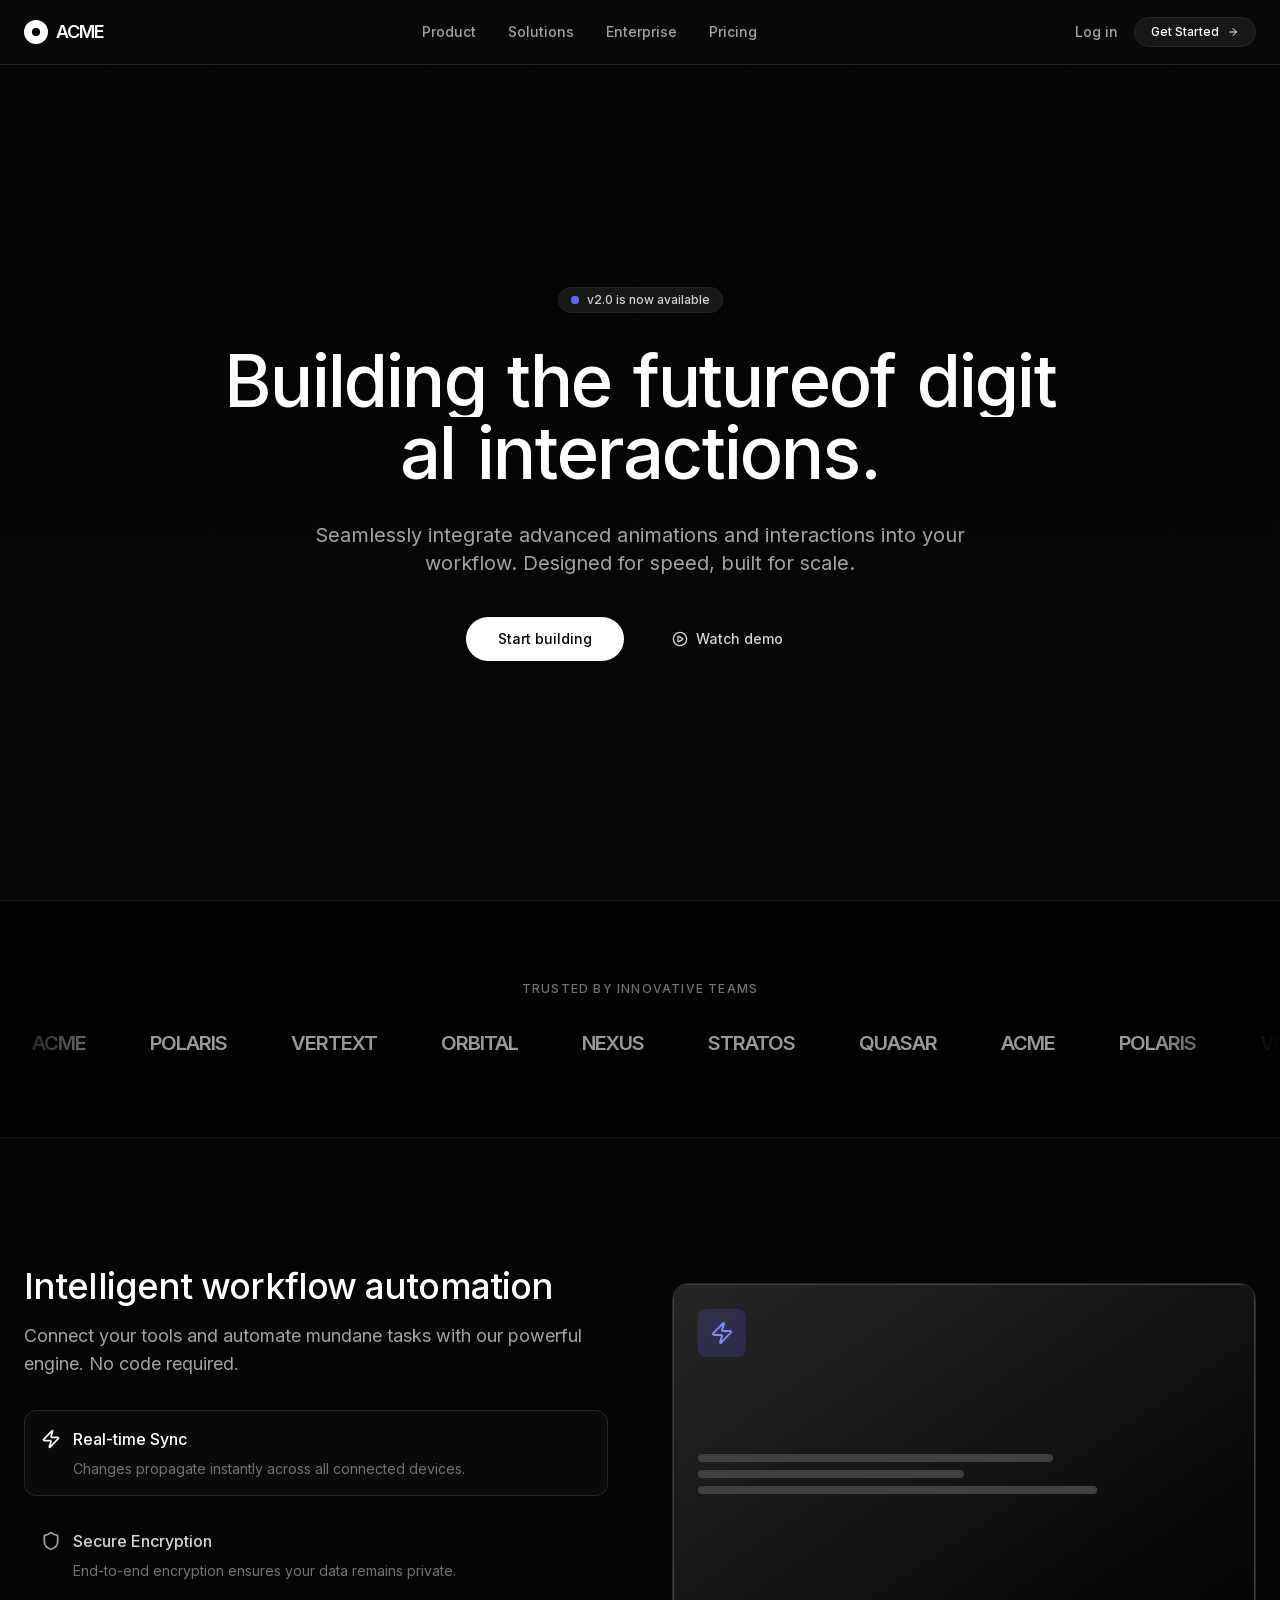
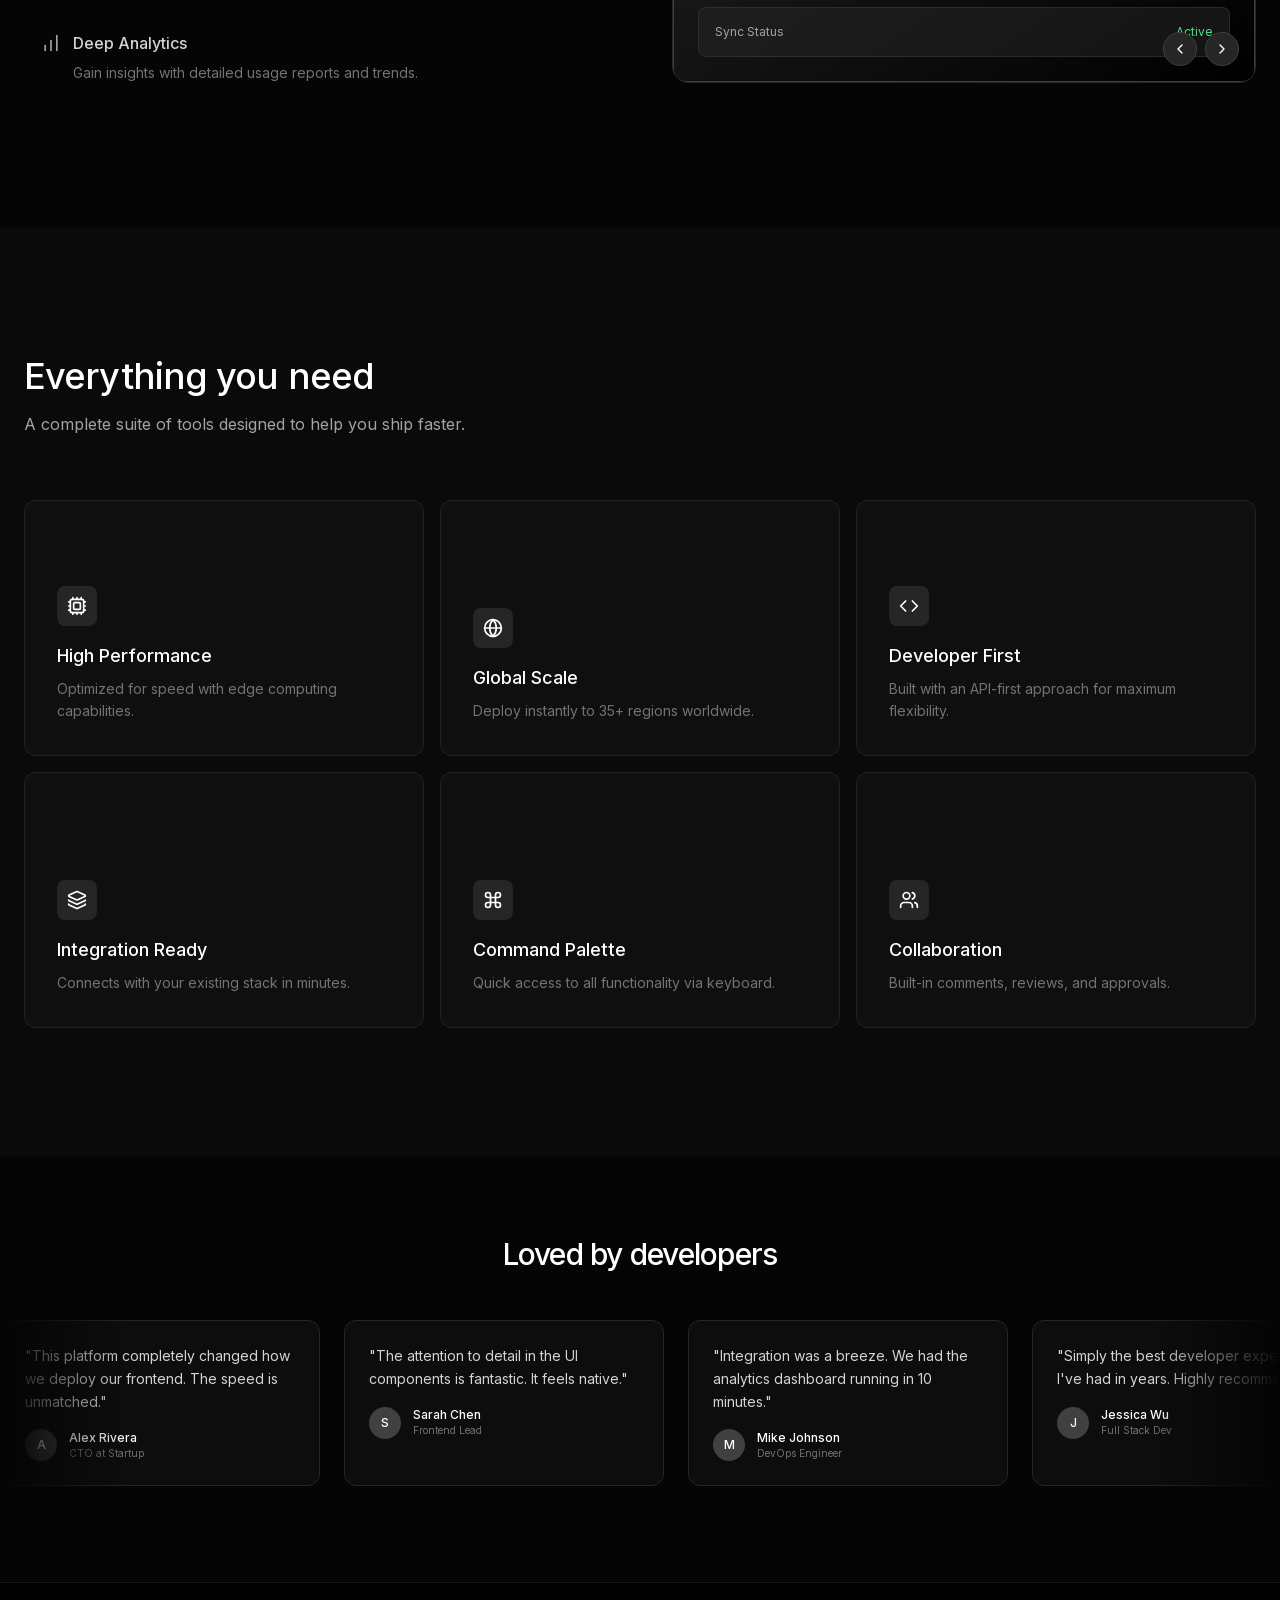
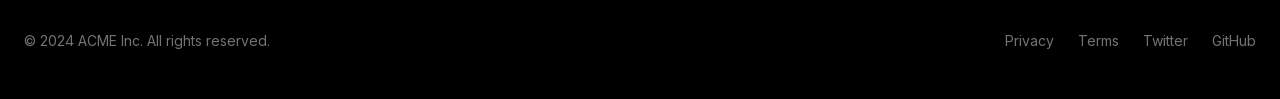
<file: animation-clean/index.html>
<html class="scroll-smooth" lang="en"><head><meta charset="utf-8"/>
<meta content="width=device-width, initial-scale=1.0" name="viewport"/>
<title>Modern Interface</title>
<script src="assets/resource_3fa48481346f.js"></script>
<script src="assets/lucide_latest_2eebd0ebe8c2.js"></script>
<link href="https://fonts.googleapis.com" rel="preconnect"/>
<link crossorigin="" href="https://fonts.gstatic.com" rel="preconnect"/>
<link href="assets/css2_19fd9cc6b396.css" rel="stylesheet"/>
<style>
/* Base Settings */
:root {
--mouse-x: 50%;
--mouse-y: 50%;
}
body {
font-family: 'Inter', sans-serif;
background-color: #050505;
overflow-x: hidden;
}
/* Hide scrollbar for clean UI */
::-webkit-scrollbar {
width: 8px;
}
::-webkit-scrollbar-track {
background: #050505;
}
::-webkit-scrollbar-thumb {
background: #262626;
border-radius: 4px;
}
/* Text Reveal Animation */
.char {
display: inline-block;
opacity: 0;
transform: translateY(100%);
clip-path: polygon(0 0, 100% 0, 100% 0, 0 0);
transition: all 0.8s cubic-bezier(0.16, 1, 0.3, 1);
}
.char.revealed {
opacity: 1;
transform: translateY(0);
clip-path: polygon(0 0, 100% 0, 100% 100%, 0 100%);
}
/* General Scroll Animations */
.animate-on-scroll {
opacity: 0.01; /* Avoid full 0 for screen readers momentarily */
filter: blur(10px);
transform: translateY(20px);
transition: all 1s cubic-bezier(0.25, 0.46, 0.45, 0.94);
}
.animate-on-scroll.in-view {
opacity: 1;
filter: blur(0);
transform: translateY(0);
}
/* Marquee Animation */
@keyframes scroll-left {
from { transform: translateX(0); }
to { transform: translateX(-50%); }
}
.marquee-content {
animation: scroll-left 40s linear infinite;
}
.marquee-mask {
mask-image: linear-gradient(to right, transparent, black 10%, black 90%, transparent);
-webkit-mask-image: linear-gradient(to right, transparent, black 10%, black 90%, transparent);
}
/* Border Beam Button */
@keyframes border-beam {
100% { offset-distance: 100%; }
}
.btn-beam {
position: relative;
overflow: hidden;
}
.btn-beam::before {
content: '';
position: absolute;
top: 0; left: 0; right: 0; bottom: 0;
border-radius: 9999px;
padding: 1px;
background: linear-gradient(90deg, transparent, rgba(255,255,255,0.8), transparent);
-webkit-mask: linear-gradient(#fff 0 0) content-box, linear-gradient(#fff 0 0);
-webkit-mask-composite: xor;
mask-composite: exclude;
opacity: 0;
transition: opacity 0.3s ease;
pointer-events: none;
}
.btn-beam:hover::before {
opacity: 1;
animation: spin-beam 2s linear infinite;
}
/* Alternative Beam Implementation that actually travels */
.beam-border {
position: absolute;
inset: -1px;
border-radius: 9999px;
pointer-events: none;
z-index: -1;
opacity: 0;
background: conic-gradient(from 0deg at 50% 50%, transparent 0deg, rgba(255,255,255,0.5) 60deg, transparent 120deg);
animation: rotate-beam 2s linear infinite;
transition: opacity 0.3s;
}
.btn-beam-container:hover .beam-border {
opacity: 1;
}
@keyframes rotate-beam {
from { transform: rotate(0deg); }
to { transform: rotate(360deg); }
}
/* Background Clip Columns */
.bg-column {
transition: clip-path 1.5s cubic-bezier(0.65, 0, 0.35, 1);
clip-path: inset(100% 0 0 0);
}
.bg-column.active {
clip-path: inset(0 0 0 0);
}
/* Flashlight Effect */
.flashlight-card {
position: relative;
background-color: rgba(23, 23, 23, 0.4);
border: 1px solid rgba(255, 255, 255, 0.08);
}
.flashlight-card::before {
content: "";
position: absolute;
height: 100%;
width: 100%;
left: 0;
top: 0;
border-radius: inherit;
background: radial-gradient(
800px circle at var(--mouse-x) var(--mouse-y),
rgba(255, 255, 255, 0.06),
transparent 40%
);
opacity: 0;
transition: opacity 0.5s;
pointer-events: none;
z-index: 3;
}
.flashlight-card::after {
content: "";
position: absolute;
height: 100%;
width: 100%;
left: 0;
top: 0;
border-radius: inherit;
background: radial-gradient(
600px circle at var(--mouse-x) var(--mouse-y),
rgba(255, 255, 255, 0.4),
transparent 40%
);
z-index: 1;
opacity: 0;
transition: opacity 0.5s;
pointer-events: none;
}
/* Border highlight logic via mask */
.flashlight-border {
position: absolute;
inset: 0;
border-radius: inherit;
padding: 1px;
background: radial-gradient(
600px circle at var(--mouse-x) var(--mouse-y),
rgba(255, 255, 255, 0.6),
transparent 40%
);
-webkit-mask: linear-gradient(#fff 0 0) content-box, linear-gradient(#fff 0 0);
-webkit-mask-composite: xor;
mask-composite: exclude;
opacity: 0;
transition: opacity 0.5s;
}
.flashlight-card:hover::before,
.flashlight-card:hover .flashlight-border {
opacity: 1;
}
/* Card Rotator Transitions */
.rotator-card {
transition: all 0.6s cubic-bezier(0.4, 0, 0.2, 1);
position: absolute;
top: 0;
left: 0;
width: 100%;
height: 100%;
backface-visibility: hidden;
}
</style><style data-scroll-fix="true">
        /* Scroll fixes for offline viewing */
        html, body {
            overflow: auto !important;
            overflow-x: hidden !important;
            height: auto !important;
            min-height: 100% !important;
            scroll-behavior: auto !important;
            opacity: 1 !important;
            visibility: visible !important;
        }
        
        /* Force visibility - many sites use JS animations for initial display */
        body, .wrapper, main, #__next, #app, .page, .content {
            opacity: 1 !important;
            visibility: visible !important;
            transform: none !important;
        }
        
        /* Disable loader/preloader overlays */
        .loader, .preloader, .loading, [class*="loader"], [class*="preloader"] {
            display: none !important;
            opacity: 0 !important;
        }
        
        /* Show elements that might be hidden for animation */
        .word-inner, .char, .line, [data-aos], [data-scroll],
        .hero-text span, .hero-fade, [class*="hero"] span {
            opacity: 1 !important;
            transform: none !important;
            visibility: visible !important;
        }
        
        /* Reset Tailwind animation utility classes */
        .translate-y-full, .translate-x-full, .-translate-y-full, .-translate-x-full,
        .translate-y-1\/2, .-translate-y-1\/2, .translate-y-\[100\%\], .translate-y-\[110\%\] {
            transform: none !important;
        }
        
        /* Force visibility on common hidden-for-animation patterns */
        .opacity-0, [class*="opacity-0"] {
            opacity: 1 !important;
        }
        
        /* Reset scale transforms used for animations */
        .scale-0, .scale-50, .scale-75 {
            transform: none !important;
        }
        
        html.lenis, html.lenis-smooth, 
        body.lenis, body.lenis-smooth,
        .lenis-wrapper, .lenis-content,
        [data-lenis-prevent], [data-scroll-container] {
            overflow: visible !important;
            height: auto !important;
        }
        
        /* Fix flex containers that might cut off content */
        body.flex.items-center,
        body.flex.justify-center {
            align-items: flex-start !important;
            min-height: 100vh;
            height: auto !important;
        }
        
        /* Ensure main content scrolls */
        main, #__next, #__nuxt, #app, .main-content {
            overflow: visible !important;
            height: auto !important;
        }
        </style></head>
<body class="text-neutral-400 selection:bg-neutral-700 selection:text-white">
<!-- Navigation -->
<nav class="fixed top-0 left-0 right-0 z-50 border-b border-neutral-800 bg-neutral-950/80 backdrop-blur-md">
<div class="max-w-7xl mx-auto px-6 h-16 flex items-center justify-between">
<div class="flex items-center gap-2 text-white tracking-tighter font-semibold text-lg">
<div class="w-6 h-6 bg-white rounded-full flex items-center justify-center">
<div class="w-2 h-2 bg-black rounded-full"></div>
</div>
                ACME
            </div>
<div class="hidden md:flex items-center gap-8 text-sm font-medium text-neutral-400">
<a class="hover:text-white transition-colors" href="#">Product</a>
<a class="hover:text-white transition-colors" href="#">Solutions</a>
<a class="hover:text-white transition-colors" href="#">Enterprise</a>
<a class="hover:text-white transition-colors" href="#">Pricing</a>
</div>
<div class="flex items-center gap-4">
<a class="text-sm font-medium hover:text-white transition-colors" href="#">Log in</a>
<!-- Button with Border Beam -->
<button class="relative btn-beam-container group">
<div class="beam-border"></div>
<span class="relative z-10 flex items-center gap-2 bg-neutral-900 text-white px-4 py-1.5 rounded-full text-xs font-medium border border-neutral-800 transition-all hover:bg-neutral-800">
                        Get Started
                        <i class="w-3 h-3" data-lucide="arrow-right"></i>
</span>
</button>
</div>
</div>
</nav>
<!-- Hero Section -->
<header class="relative min-h-screen pt-32 pb-20 flex flex-col justify-center items-center overflow-hidden">
<!-- Background Clip Animation Grid -->
<div class="absolute inset-0 grid grid-cols-6 md:grid-cols-12 gap-0 z-0 pointer-events-none opacity-20" id="bg-grid">
<!-- Columns injected via JS -->
</div>
<div class="relative z-10 max-w-4xl mx-auto px-6 text-center">
<div class="inline-flex items-center gap-2 px-3 py-1 rounded-full bg-neutral-900 border border-neutral-800 text-xs font-medium text-neutral-300 mb-8 animate-on-scroll">
<span class="relative flex h-2 w-2">
<span class="animate-ping absolute inline-flex h-full w-full rounded-full bg-indigo-400 opacity-75"></span>
<span class="relative inline-flex rounded-full h-2 w-2 bg-indigo-500"></span>
</span>
                v2.0 is now available
            </div>
<h1 class="text-5xl md:text-7xl font-medium text-white tracking-tight leading-[1.1] mb-8 h-auto min-h-[120px]" id="hero-title">
<!-- Text animated via JS -->
                Building the future <br/> of digital interactions.
            </h1>
<p class="text-lg md:text-xl text-neutral-400 max-w-2xl mx-auto mb-10 leading-relaxed animate-on-scroll" style="transition-delay: 200ms;">
                Seamlessly integrate advanced animations and interactions into your workflow. Designed for speed, built for scale.
            </p>
<div class="flex flex-col sm:flex-row items-center justify-center gap-4 animate-on-scroll" style="transition-delay: 400ms;">
<button class="relative btn-beam-container group w-full sm:w-auto">
<div class="beam-border"></div>
<span class="relative z-10 flex items-center justify-center bg-white text-black px-8 py-3 rounded-full text-sm font-medium transition-transform active:scale-95">
                        Start building
                    </span>
</button>
<button class="flex items-center justify-center gap-2 px-8 py-3 rounded-full text-sm font-medium text-neutral-300 hover:text-white transition-colors w-full sm:w-auto">
<i class="w-4 h-4" data-lucide="play-circle"></i>
                    Watch demo
                </button>
</div>
</div>
</header>
<!-- Logo Marquee -->
<section class="py-20 border-y border-neutral-900 bg-black/50 relative z-10">
<div class="max-w-7xl mx-auto px-6 mb-8 text-center">
<p class="text-xs font-medium uppercase tracking-widest text-neutral-500 animate-on-scroll">Trusted by innovative teams</p>
</div>
<div class="relative w-full overflow-hidden marquee-mask">
<div class="flex marquee-content w-max">
<!-- Loop 1 -->
<div class="flex items-center gap-16 px-8 opacity-60 grayscale hover:grayscale-0 transition-all duration-500">
<span class="text-xl font-semibold tracking-tighter text-white">ACME</span>
<span class="text-xl font-semibold tracking-tighter text-white">POLARIS</span>
<span class="text-xl font-semibold tracking-tighter text-white">VERTEXT</span>
<span class="text-xl font-semibold tracking-tighter text-white">ORBITAL</span>
<span class="text-xl font-semibold tracking-tighter text-white">NEXUS</span>
<span class="text-xl font-semibold tracking-tighter text-white">STRATOS</span>
<span class="text-xl font-semibold tracking-tighter text-white">QUASAR</span>
</div>
<!-- Loop 2 (Duplicate) -->
<div class="flex items-center gap-16 px-8 opacity-60 grayscale hover:grayscale-0 transition-all duration-500">
<span class="text-xl font-semibold tracking-tighter text-white">ACME</span>
<span class="text-xl font-semibold tracking-tighter text-white">POLARIS</span>
<span class="text-xl font-semibold tracking-tighter text-white">VERTEXT</span>
<span class="text-xl font-semibold tracking-tighter text-white">ORBITAL</span>
<span class="text-xl font-semibold tracking-tighter text-white">NEXUS</span>
<span class="text-xl font-semibold tracking-tighter text-white">STRATOS</span>
<span class="text-xl font-semibold tracking-tighter text-white">QUASAR</span>
</div>
<!-- Loop 3 (Duplicate) -->
<div class="flex items-center gap-16 px-8 opacity-60 grayscale hover:grayscale-0 transition-all duration-500">
<span class="text-xl font-semibold tracking-tighter text-white">ACME</span>
<span class="text-xl font-semibold tracking-tighter text-white">POLARIS</span>
<span class="text-xl font-semibold tracking-tighter text-white">VERTEXT</span>
<span class="text-xl font-semibold tracking-tighter text-white">ORBITAL</span>
<span class="text-xl font-semibold tracking-tighter text-white">NEXUS</span>
<span class="text-xl font-semibold tracking-tighter text-white">STRATOS</span>
<span class="text-xl font-semibold tracking-tighter text-white">QUASAR</span>
</div>
</div>
</div>
</section>
<!-- Feature Switcher Section -->
<section class="py-32 max-w-7xl mx-auto px-6">
<div class="grid lg:grid-cols-2 gap-16 items-center">
<div class="space-y-8">
<div class="animate-on-scroll">
<h2 class="text-3xl md:text-4xl font-medium text-white tracking-tight mb-4">Intelligent workflow automation</h2>
<p class="text-lg text-neutral-400">Connect your tools and automate mundane tasks with our powerful engine. No code required.</p>
</div>
<div class="space-y-4">
<div class="feature-btn p-4 rounded-xl border border-neutral-800 bg-neutral-900/30 cursor-pointer hover:bg-neutral-900 transition-colors active-feature" onclick="rotateTo(0)">
<div class="flex items-center gap-3 mb-2">
<i class="text-white w-5 h-5" data-lucide="zap"></i>
<h3 class="text-white font-medium">Real-time Sync</h3>
</div>
<p class="text-sm text-neutral-500 pl-8">Changes propagate instantly across all connected devices.</p>
</div>
<div class="feature-btn p-4 rounded-xl border border-transparent hover:bg-neutral-900 transition-colors cursor-pointer" onclick="rotateTo(1)">
<div class="flex items-center gap-3 mb-2">
<i class="text-neutral-400 w-5 h-5" data-lucide="shield"></i>
<h3 class="text-neutral-300 font-medium">Secure Encryption</h3>
</div>
<p class="text-sm text-neutral-500 pl-8">End-to-end encryption ensures your data remains private.</p>
</div>
<div class="feature-btn p-4 rounded-xl border border-transparent hover:bg-neutral-900 transition-colors cursor-pointer" onclick="rotateTo(2)">
<div class="flex items-center gap-3 mb-2">
<i class="text-neutral-400 w-5 h-5" data-lucide="bar-chart"></i>
<h3 class="text-neutral-300 font-medium">Deep Analytics</h3>
</div>
<p class="text-sm text-neutral-500 pl-8">Gain insights with detailed usage reports and trends.</p>
</div>
</div>
</div>
<!-- Rotator Card -->
<div class="relative h-[400px] w-full bg-neutral-900/20 rounded-2xl border border-neutral-800 overflow-hidden animate-on-scroll">
<div class="absolute inset-0 w-full h-full p-8" id="card-stack">
<!-- Card 1 -->
<div class="rotator-card bg-gradient-to-br from-neutral-800 to-black rounded-xl border border-neutral-700 p-6 shadow-2xl flex flex-col justify-between" style="opacity: 1; transform: scale(1) translateZ(0);">
<div class="w-12 h-12 rounded-lg bg-indigo-500/20 flex items-center justify-center text-indigo-400 mb-4">
<i class="w-6 h-6" data-lucide="zap"></i>
</div>
<div class="space-y-2">
<div class="h-2 w-2/3 bg-neutral-700 rounded"></div>
<div class="h-2 w-1/2 bg-neutral-700 rounded"></div>
<div class="h-2 w-3/4 bg-neutral-700 rounded"></div>
</div>
<div class="mt-8 p-4 bg-neutral-800/50 rounded-lg border border-neutral-700/50">
<div class="flex items-center justify-between text-xs text-neutral-400">
<span>Sync Status</span>
<span class="text-green-400">Active</span>
</div>
</div>
</div>
<!-- Card 2 -->
<div class="rotator-card bg-gradient-to-br from-neutral-800 to-black rounded-xl border border-neutral-700 p-6 shadow-2xl flex flex-col justify-between" style="opacity: 0; transform: scale(0.9) translateZ(0);">
<div class="w-12 h-12 rounded-lg bg-emerald-500/20 flex items-center justify-center text-emerald-400 mb-4">
<i class="w-6 h-6" data-lucide="shield"></i>
</div>
<div class="flex items-center justify-center h-32">
<i class="w-16 h-16 text-neutral-700" data-lucide="lock"></i>
</div>
<div class="mt-4 text-center text-xs text-emerald-500 bg-emerald-900/20 py-2 rounded border border-emerald-900/50">
                            256-bit Encryption Enabled
                        </div>
</div>
<!-- Card 3 -->
<div class="rotator-card bg-gradient-to-br from-neutral-800 to-black rounded-xl border border-neutral-700 p-6 shadow-2xl flex flex-col justify-between" style="opacity: 0; transform: scale(0.9) translateZ(0);">
<div class="w-12 h-12 rounded-lg bg-orange-500/20 flex items-center justify-center text-orange-400 mb-4">
<i class="w-6 h-6" data-lucide="bar-chart"></i>
</div>
<div class="flex items-end justify-between h-32 gap-2 px-4 pb-4">
<div class="w-full bg-neutral-700 rounded-t" style="height: 40%"></div>
<div class="w-full bg-neutral-600 rounded-t" style="height: 70%"></div>
<div class="w-full bg-orange-500 rounded-t" style="height: 55%"></div>
<div class="w-full bg-neutral-700 rounded-t" style="height: 80%"></div>
</div>
</div>
</div>
<!-- Controls -->
<div class="absolute bottom-4 right-4 flex gap-2 z-20">
<button class="p-2 rounded-full bg-neutral-800 text-white hover:bg-neutral-700 border border-neutral-700 transition-colors" onclick="prevCard()">
<i class="w-4 h-4" data-lucide="chevron-left"></i>
</button>
<button class="p-2 rounded-full bg-neutral-800 text-white hover:bg-neutral-700 border border-neutral-700 transition-colors" onclick="nextCard()">
<i class="w-4 h-4" data-lucide="chevron-right"></i>
</button>
</div>
</div>
</div>
</section>
<!-- Flashlight Grid Section -->
<section class="py-32 bg-neutral-950">
<div class="max-w-7xl mx-auto px-6">
<div class="mb-16 max-w-2xl animate-on-scroll">
<h2 class="text-3xl md:text-4xl font-medium text-white tracking-tight mb-4">Everything you need</h2>
<p class="text-neutral-400">A complete suite of tools designed to help you ship faster.</p>
</div>
<div class="grid grid-cols-1 md:grid-cols-2 lg:grid-cols-3 gap-4" id="flashlight-grid">
<!-- Cards injected via basic HTML, effects via CSS/JS -->
<!-- Card 1 -->
<div class="flashlight-card rounded-xl p-8 h-64 flex flex-col justify-end group cursor-default animate-on-scroll">
<div class="flashlight-border"></div>
<div class="relative z-10">
<div class="w-10 h-10 bg-neutral-800 rounded-lg flex items-center justify-center mb-4 text-white group-hover:scale-110 transition-transform duration-300">
<i class="w-5 h-5" data-lucide="cpu"></i>
</div>
<h3 class="text-lg font-medium text-white mb-2">High Performance</h3>
<p class="text-sm text-neutral-500 leading-relaxed">Optimized for speed with edge computing capabilities.</p>
</div>
</div>
<!-- Card 2 -->
<div class="flashlight-card rounded-xl p-8 h-64 flex flex-col justify-end group cursor-default animate-on-scroll" style="transition-delay: 100ms;">
<div class="flashlight-border"></div>
<div class="relative z-10">
<div class="w-10 h-10 bg-neutral-800 rounded-lg flex items-center justify-center mb-4 text-white group-hover:scale-110 transition-transform duration-300">
<i class="w-5 h-5" data-lucide="globe"></i>
</div>
<h3 class="text-lg font-medium text-white mb-2">Global Scale</h3>
<p class="text-sm text-neutral-500 leading-relaxed">Deploy instantly to 35+ regions worldwide.</p>
</div>
</div>
<!-- Card 3 -->
<div class="flashlight-card rounded-xl p-8 h-64 flex flex-col justify-end group cursor-default animate-on-scroll" style="transition-delay: 200ms;">
<div class="flashlight-border"></div>
<div class="relative z-10">
<div class="w-10 h-10 bg-neutral-800 rounded-lg flex items-center justify-center mb-4 text-white group-hover:scale-110 transition-transform duration-300">
<i class="w-5 h-5" data-lucide="code"></i>
</div>
<h3 class="text-lg font-medium text-white mb-2">Developer First</h3>
<p class="text-sm text-neutral-500 leading-relaxed">Built with an API-first approach for maximum flexibility.</p>
</div>
</div>
<!-- Card 4 -->
<div class="flashlight-card rounded-xl p-8 h-64 flex flex-col justify-end group cursor-default animate-on-scroll" style="transition-delay: 300ms;">
<div class="flashlight-border"></div>
<div class="relative z-10">
<div class="w-10 h-10 bg-neutral-800 rounded-lg flex items-center justify-center mb-4 text-white group-hover:scale-110 transition-transform duration-300">
<i class="w-5 h-5" data-lucide="layers"></i>
</div>
<h3 class="text-lg font-medium text-white mb-2">Integration Ready</h3>
<p class="text-sm text-neutral-500 leading-relaxed">Connects with your existing stack in minutes.</p>
</div>
</div>
<!-- Card 5 -->
<div class="flashlight-card rounded-xl p-8 h-64 flex flex-col justify-end group cursor-default animate-on-scroll" style="transition-delay: 400ms;">
<div class="flashlight-border"></div>
<div class="relative z-10">
<div class="w-10 h-10 bg-neutral-800 rounded-lg flex items-center justify-center mb-4 text-white group-hover:scale-110 transition-transform duration-300">
<i class="w-5 h-5" data-lucide="command"></i>
</div>
<h3 class="text-lg font-medium text-white mb-2">Command Palette</h3>
<p class="text-sm text-neutral-500 leading-relaxed">Quick access to all functionality via keyboard.</p>
</div>
</div>
<!-- Card 6 -->
<div class="flashlight-card rounded-xl p-8 h-64 flex flex-col justify-end group cursor-default animate-on-scroll" style="transition-delay: 500ms;">
<div class="flashlight-border"></div>
<div class="relative z-10">
<div class="w-10 h-10 bg-neutral-800 rounded-lg flex items-center justify-center mb-4 text-white group-hover:scale-110 transition-transform duration-300">
<i class="w-5 h-5" data-lucide="users"></i>
</div>
<h3 class="text-lg font-medium text-white mb-2">Collaboration</h3>
<p class="text-sm text-neutral-500 leading-relaxed">Built-in comments, reviews, and approvals.</p>
</div>
</div>
</div>
</div>
</section>
<!-- Testimonials Marquee -->
<section class="py-20 overflow-hidden relative">
<div class="max-w-7xl mx-auto px-6 mb-12">
<h2 class="text-3xl font-medium text-white tracking-tight text-center animate-on-scroll">Loved by developers</h2>
</div>
<div class="relative w-full marquee-mask">
<div class="flex marquee-content w-max gap-6 pb-4">
<!-- Card Item Template -->
<div class="w-80 p-6 bg-neutral-900/50 border border-neutral-800 rounded-xl flex-shrink-0">
<p class="text-neutral-300 text-sm mb-4 leading-relaxed">"This platform completely changed how we deploy our frontend. The speed is unmatched."</p>
<div class="flex items-center gap-3">
<div class="w-8 h-8 bg-neutral-700 rounded-full flex items-center justify-center text-xs text-white font-medium">A</div>
<div>
<div class="text-white text-xs font-medium">Alex Rivera</div>
<div class="text-neutral-500 text-[10px]">CTO at Startup</div>
</div>
</div>
</div>
<div class="w-80 p-6 bg-neutral-900/50 border border-neutral-800 rounded-xl flex-shrink-0">
<p class="text-neutral-300 text-sm mb-4 leading-relaxed">"The attention to detail in the UI components is fantastic. It feels native."</p>
<div class="flex items-center gap-3">
<div class="w-8 h-8 bg-neutral-700 rounded-full flex items-center justify-center text-xs text-white font-medium">S</div>
<div>
<div class="text-white text-xs font-medium">Sarah Chen</div>
<div class="text-neutral-500 text-[10px]">Frontend Lead</div>
</div>
</div>
</div>
<div class="w-80 p-6 bg-neutral-900/50 border border-neutral-800 rounded-xl flex-shrink-0">
<p class="text-neutral-300 text-sm mb-4 leading-relaxed">"Integration was a breeze. We had the analytics dashboard running in 10 minutes."</p>
<div class="flex items-center gap-3">
<div class="w-8 h-8 bg-neutral-700 rounded-full flex items-center justify-center text-xs text-white font-medium">M</div>
<div>
<div class="text-white text-xs font-medium">Mike Johnson</div>
<div class="text-neutral-500 text-[10px]">DevOps Engineer</div>
</div>
</div>
</div>
<div class="w-80 p-6 bg-neutral-900/50 border border-neutral-800 rounded-xl flex-shrink-0">
<p class="text-neutral-300 text-sm mb-4 leading-relaxed">"Simply the best developer experience I've had in years. Highly recommended."</p>
<div class="flex items-center gap-3">
<div class="w-8 h-8 bg-neutral-700 rounded-full flex items-center justify-center text-xs text-white font-medium">J</div>
<div>
<div class="text-white text-xs font-medium">Jessica Wu</div>
<div class="text-neutral-500 text-[10px]">Full Stack Dev</div>
</div>
</div>
</div>
<div class="w-80 p-6 bg-neutral-900/50 border border-neutral-800 rounded-xl flex-shrink-0">
<p class="text-neutral-300 text-sm mb-4 leading-relaxed">"Documentation is clear, API is robust. It just works."</p>
<div class="flex items-center gap-3">
<div class="w-8 h-8 bg-neutral-700 rounded-full flex items-center justify-center text-xs text-white font-medium">D</div>
<div>
<div class="text-white text-xs font-medium">David Kim</div>
<div class="text-neutral-500 text-[10px]">Product Owner</div>
</div>
</div>
</div>
<!-- Duplicates for Loop -->
<div class="w-80 p-6 bg-neutral-900/50 border border-neutral-800 rounded-xl flex-shrink-0">
<p class="text-neutral-300 text-sm mb-4 leading-relaxed">"This platform completely changed how we deploy our frontend. The speed is unmatched."</p>
<div class="flex items-center gap-3">
<div class="w-8 h-8 bg-neutral-700 rounded-full flex items-center justify-center text-xs text-white font-medium">A</div>
<div>
<div class="text-white text-xs font-medium">Alex Rivera</div>
<div class="text-neutral-500 text-[10px]">CTO at Startup</div>
</div>
</div>
</div>
<div class="w-80 p-6 bg-neutral-900/50 border border-neutral-800 rounded-xl flex-shrink-0">
<p class="text-neutral-300 text-sm mb-4 leading-relaxed">"The attention to detail in the UI components is fantastic. It feels native."</p>
<div class="flex items-center gap-3">
<div class="w-8 h-8 bg-neutral-700 rounded-full flex items-center justify-center text-xs text-white font-medium">S</div>
<div>
<div class="text-white text-xs font-medium">Sarah Chen</div>
<div class="text-neutral-500 text-[10px]">Frontend Lead</div>
</div>
</div>
</div>
<div class="w-80 p-6 bg-neutral-900/50 border border-neutral-800 rounded-xl flex-shrink-0">
<p class="text-neutral-300 text-sm mb-4 leading-relaxed">"Integration was a breeze. We had the analytics dashboard running in 10 minutes."</p>
<div class="flex items-center gap-3">
<div class="w-8 h-8 bg-neutral-700 rounded-full flex items-center justify-center text-xs text-white font-medium">M</div>
<div>
<div class="text-white text-xs font-medium">Mike Johnson</div>
<div class="text-neutral-500 text-[10px]">DevOps Engineer</div>
</div>
</div>
</div>
<div class="w-80 p-6 bg-neutral-900/50 border border-neutral-800 rounded-xl flex-shrink-0">
<p class="text-neutral-300 text-sm mb-4 leading-relaxed">"Simply the best developer experience I've had in years. Highly recommended."</p>
<div class="flex items-center gap-3">
<div class="w-8 h-8 bg-neutral-700 rounded-full flex items-center justify-center text-xs text-white font-medium">J</div>
<div>
<div class="text-white text-xs font-medium">Jessica Wu</div>
<div class="text-neutral-500 text-[10px]">Full Stack Dev</div>
</div>
</div>
</div>
<div class="w-80 p-6 bg-neutral-900/50 border border-neutral-800 rounded-xl flex-shrink-0">
<p class="text-neutral-300 text-sm mb-4 leading-relaxed">"Documentation is clear, API is robust. It just works."</p>
<div class="flex items-center gap-3">
<div class="w-8 h-8 bg-neutral-700 rounded-full flex items-center justify-center text-xs text-white font-medium">D</div>
<div>
<div class="text-white text-xs font-medium">David Kim</div>
<div class="text-neutral-500 text-[10px]">Product Owner</div>
</div>
</div>
</div>
</div>
</div>
</section>
<!-- Footer -->
<footer class="border-t border-neutral-900 bg-black py-12">
<div class="max-w-7xl mx-auto px-6 flex flex-col md:flex-row justify-between items-center gap-6">
<div class="text-sm text-neutral-500">
                © 2024 ACME Inc. All rights reserved.
            </div>
<div class="flex gap-6 text-sm text-neutral-500">
<a class="hover:text-white transition-colors" href="#">Privacy</a>
<a class="hover:text-white transition-colors" href="#">Terms</a>
<a class="hover:text-white transition-colors" href="#">Twitter</a>
<a class="hover:text-white transition-colors" href="#">GitHub</a>
</div>
</div>
</footer>
<script>
        // Initialize Lucide Icons
        lucide.createIcons();

        // --- 1. Text Reveal Animation ---
        const title = document.getElementById('hero-title');
        const text = title.innerText;
        title.innerHTML = '';
        // Split into lines manually based on <br> in original HTML? No, just split text.
        // Simple word split for better wrapping safety, then char split
        // We will just do char split on the whole block for the effect requested
        const chars = text.split('');
        chars.forEach((char, index) => {
            const span = document.createElement('span');
            span.textContent = char;
            span.className = 'char';
            span.style.transitionDelay = `${index * 30}ms`;
            if (char === ' ') span.style.marginRight = '0.3em';
            // Handle line break if needed, but simpler to let flex/block handle it or specific chars
            title.appendChild(span);
        });

        setTimeout(() => {
            document.querySelectorAll('.char').forEach(c => c.classList.add('revealed'));
        }, 100);


        // --- 2. Background Clip Animation ---
        const bgGrid = document.getElementById('bg-grid');
        const colCount = window.innerWidth < 768 ? 6 : 12;
        
        for (let i = 0; i < colCount; i++) {
            const col = document.createElement('div');
            col.className = 'bg-column h-full w-full border-r border-neutral-800/30 bg-gradient-to-b from-neutral-900/0 to-neutral-900/50';
            bgGrid.appendChild(col);
            
            // Staggered animation
            setTimeout(() => {
                col.classList.add('active');
            }, 100 + (i * 100));
        }

        // --- 3. Scroll Animation Observer ---
        const observerOptions = {
            root: null,
            rootMargin: '0px',
            threshold: 0.1
        };

        const observer = new IntersectionObserver((entries) => {
            entries.forEach(entry => {
                if (entry.isIntersecting) {
                    entry.target.classList.add('in-view');
                    observer.unobserve(entry.target); // Only animate once
                }
            });
        }, observerOptions);

        document.querySelectorAll('.animate-on-scroll').forEach(el => {
            observer.observe(el);
        });

        // --- 4. Card Rotator ---
        let currentCard = 0;
        const cards = document.querySelectorAll('.rotator-card');
        const btns = document.querySelectorAll('.feature-btn');
        
        function updateCards() {
            cards.forEach((card, index) => {
                if (index === currentCard) {
                    card.style.opacity = '1';
                    card.style.transform = 'scale(1) translateZ(0)';
                    card.style.zIndex = '10';
                } else {
                    card.style.opacity = '0';
                    card.style.transform = 'scale(0.9) translateZ(0)';
                    card.style.zIndex = '0';
                }
            });

            btns.forEach((btn, index) => {
                if (index === currentCard) {
                    btn.classList.add('bg-neutral-900', 'border-neutral-800');
                    btn.classList.remove('border-transparent');
                    btn.querySelector('i').classList.remove('text-neutral-400');
                    btn.querySelector('i').classList.add('text-white');
                    btn.querySelector('h3').classList.remove('text-neutral-300');
                    btn.querySelector('h3').classList.add('text-white');
                } else {
                    btn.classList.remove('bg-neutral-900', 'border-neutral-800');
                    btn.classList.add('border-transparent');
                    btn.querySelector('i').classList.add('text-neutral-400');
                    btn.querySelector('i').classList.remove('text-white');
                    btn.querySelector('h3').classList.add('text-neutral-300');
                    btn.querySelector('h3').classList.remove('text-white');
                }
            });
        }

        function rotateTo(index) {
            currentCard = index;
            updateCards();
            // Reset interval on manual click
            clearInterval(rotatorInterval);
            rotatorInterval = setInterval(nextCard, 5000);
        }

        function nextCard() {
            currentCard = (currentCard + 1) % cards.length;
            updateCards();
        }

        function prevCard() {
            currentCard = (currentCard - 1 + cards.length) % cards.length;
            updateCards();
        }

        let rotatorInterval = setInterval(nextCard, 5000);

        // --- 5. Flashlight Effect ---
        const gridContainer = document.getElementById('flashlight-grid');
        
        gridContainer.addEventListener('mousemove', (e) => {
            const cards = document.querySelectorAll('.flashlight-card');
            
            cards.forEach(card => {
                const rect = card.getBoundingClientRect();
                const x = e.clientX - rect.left;
                const y = e.clientY - rect.top;
                
                card.style.setProperty('--mouse-x', `${x}px`);
                card.style.setProperty('--mouse-y', `${y}px`);
            });
        });
    </script>
<script data-img-fallback-handler="">!function(){var f=["https://hoirqrkdgbmvpwutwuwj.supabase.co/storage/v1/object/public/assets/assets/917d6f93-fb36-439a-8c48-884b67b35381_1600w.jpg","https://hoirqrkdgbmvpwutwuwj.supabase.co/storage/v1/object/public/assets/assets/4734259a-bad7-422f-981e-ce01e79184f2_1600w.jpg","https://hoirqrkdgbmvpwutwuwj.supabase.co/storage/v1/object/public/assets/assets/c543a9e1-f226-4ced-80b0-feb8445a75b9_1600w.jpg","https://hoirqrkdgbmvpwutwuwj.supabase.co/storage/v1/object/public/assets/assets/5bab247f-35d9-400d-a82b-fd87cfe913d2_1600w.webp","https://hoirqrkdgbmvpwutwuwj.supabase.co/storage/v1/object/public/assets/assets/30104e3c-5eea-4b93-93e9-5313698a7156_1600w.webp"],h=new Set;function g(s){for(var x=0,i=0;i<s.length;i++)x=(x<<5)-x+s.charCodeAt(i)|0;return f[Math.abs(x)%f.length]}function r(t){var s=t.src;if(s&&!h.has(s)){h.add(s);t.src=g(s)}}window.addEventListener("error",function(e){var t=e.target;if(t&&t.tagName==="IMG")r(t)},!0);function c(){document.querySelectorAll("img").forEach(function(i){if(i.complete&&!i.naturalWidth&&i.src)r(i)})}if(document.readyState==="loading")document.addEventListener("DOMContentLoaded",c);else c()}()</script></body></html>
</file>
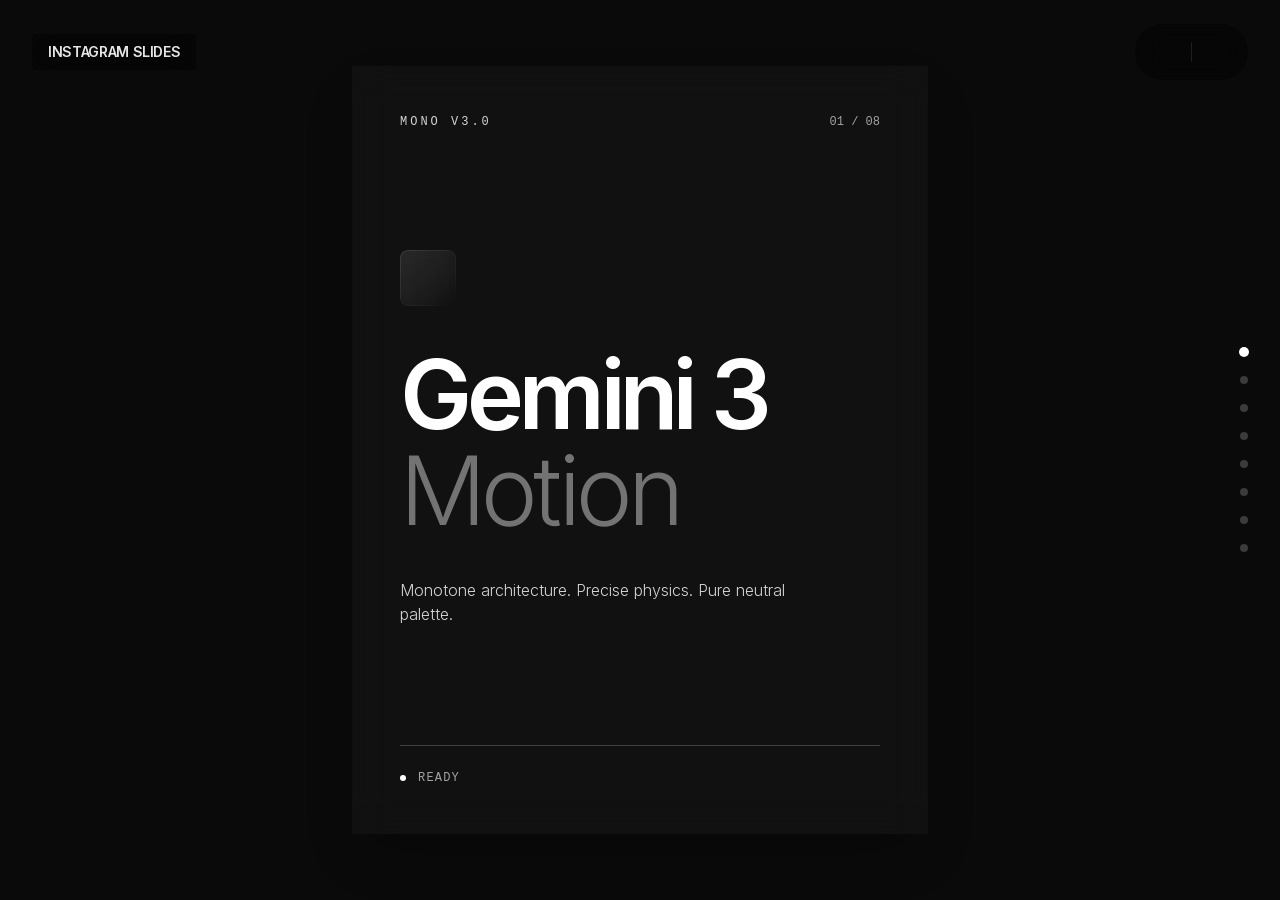
<file: animations-gemini/index.html>
<html lang="en"><head><meta charset="utf-8"/>
<meta content="width=device-width, initial-scale=1.0" name="viewport"/>
<title>Gemini 3 Animation Guide - Monotone V2</title>
<!-- Scripts -->
<script src="assets/resource_3fa48481346f.js"></script>
<script src="assets/iconify-icon_e19829e7f0e8.js"></script>
<link href="assets/css2_d532a689d235.css" rel="stylesheet"/>
<style>
/* Base Setup */
:root {
--bg-deep: #050505;
}
body {
font-family: 'Inter', sans-serif;
background-color: var(--bg-deep);
color: #e5e5e5;
scrollbar-width: none;
-ms-overflow-style: none;
}
body::-webkit-scrollbar {
display: none;
}
html {
scroll-behavior: smooth;
}
/* Animations */
@keyframes animationIn {
0% { opacity: 0; transform: translateY(30px); filter: blur(10px); }
100% { opacity: 1; transform: translateY(0); filter: blur(0px); }
}
@keyframes marquee {
0% { transform: translateX(0); }
100% { transform: translateX(-50%); }
}
.animate-marquee { animation: marquee 40s linear infinite; }
@keyframes shimmer {
from { transform: translateX(-100%) skewX(-15deg); }
to { transform: translateX(200%) skewX(-15deg); }
}
@keyframes textSlide {
0% { transform: translateY(110%); opacity: 0; }
100% { transform: translateY(0); opacity: 1; }
}
.text-clip-anim span {
display: inline-block;
animation: textSlide 0.9s cubic-bezier(0.16, 1, 0.3, 1) forwards;
opacity: 0;
}
/* Flashlight Effect */
.flashlight-card { background: rgba(255, 255, 255, 0.01); }
.flashlight-card::before {
content: "";
position: absolute;
inset: 0px;
background: radial-gradient(
800px circle at var(--mouse-x) var(--mouse-y),
rgba(255, 255, 255, 0.08),
transparent 40%
);
opacity: 0;
transition: opacity 0.5s;
pointer-events: none;
z-index: 2;
}
.flashlight-card:hover::before { opacity: 1; }
/* Utility */
.glass-panel {
background: rgba(23, 23, 23, 0.6);
backdrop-filter: blur(20px);
}
</style>
<link href="assets/css2_86e10c4bcbd4.css" id="all-fonts-link-font-geist" rel="stylesheet"/><style id="all-fonts-style-font-geist">.font-geist { font-family: 'Geist', sans-serif !important; }</style><link href="assets/css2_0fc20595ebff.css" id="all-fonts-link-font-roboto" rel="stylesheet"/><style id="all-fonts-style-font-roboto">.font-roboto { font-family: 'Roboto', sans-serif !important; }</style><link href="assets/css2_23afcbef9bdd.css" id="all-fonts-link-font-montserrat" rel="stylesheet"/><style id="all-fonts-style-font-montserrat">.font-montserrat { font-family: 'Montserrat', sans-serif !important; }</style><link href="assets/css2_82ced711bf49.css" id="all-fonts-link-font-poppins" rel="stylesheet"/><style id="all-fonts-style-font-poppins">.font-poppins { font-family: 'Poppins', sans-serif !important; }</style><link href="assets/css2_fa22aa91016e.css" id="all-fonts-link-font-playfair" rel="stylesheet"/><style id="all-fonts-style-font-playfair">.font-playfair { font-family: 'Playfair Display', serif !important; }</style><link href="assets/css2_2b2d87bc82d8.css" id="all-fonts-link-font-instrument-serif" rel="stylesheet"/><style id="all-fonts-style-font-instrument-serif">.font-instrument-serif { font-family: 'Instrument Serif', serif !important; }</style><link href="assets/css2_4fef849c83da.css" id="all-fonts-link-font-merriweather" rel="stylesheet"/><style id="all-fonts-style-font-merriweather">.font-merriweather { font-family: 'Merriweather', serif !important; }</style><link href="assets/css2_a7b22b336fe1.css" id="all-fonts-link-font-bricolage" rel="stylesheet"/><style id="all-fonts-style-font-bricolage">.font-bricolage { font-family: 'Bricolage Grotesque', sans-serif !important; }</style><link href="assets/css2_0b2072b66163.css" id="all-fonts-link-font-jakarta" rel="stylesheet"/><style id="all-fonts-style-font-jakarta">.font-jakarta { font-family: 'Plus Jakarta Sans', sans-serif !important; }</style><link href="assets/css2_9b8bf743d4a8.css" id="all-fonts-link-font-manrope" rel="stylesheet"/><style id="all-fonts-style-font-manrope">.font-manrope { font-family: 'Manrope', sans-serif !important; }</style><link href="assets/css2_8e191ef32247.css" id="all-fonts-link-font-space-grotesk" rel="stylesheet"/><style id="all-fonts-style-font-space-grotesk">.font-space-grotesk { font-family: 'Space Grotesk', sans-serif !important; }</style><link href="assets/css2_70fd47a02eed.css" id="all-fonts-link-font-work-sans" rel="stylesheet"/><style id="all-fonts-style-font-work-sans">.font-work-sans { font-family: 'Work Sans', sans-serif !important; }</style><link href="assets/css2_b52fc18295f8.css" id="all-fonts-link-font-pt-serif" rel="stylesheet"/><style id="all-fonts-style-font-pt-serif">.font-pt-serif { font-family: 'PT Serif', serif !important; }</style><link href="assets/css2_62759cd015bd.css" id="all-fonts-link-font-geist-mono" rel="stylesheet"/><style id="all-fonts-style-font-geist-mono">.font-geist-mono { font-family: 'Geist Mono', monospace !important; }</style><link href="assets/css2_f495c2faa2a6.css" id="all-fonts-link-font-space-mono" rel="stylesheet"/><style id="all-fonts-style-font-space-mono">.font-space-mono { font-family: 'Space Mono', monospace !important; }</style><link href="assets/css2_6f16cdd6fd9f.css" id="all-fonts-link-font-quicksand" rel="stylesheet"/><style id="all-fonts-style-font-quicksand">.font-quicksand { font-family: 'Quicksand', sans-serif !important; }</style><link href="assets/css2_94cb6f0c406a.css" id="all-fonts-link-font-nunito" rel="stylesheet"/><style id="all-fonts-style-font-nunito">.font-nunito { font-family: 'Nunito', sans-serif !important; }</style><style id="border-gradient-shared-style">
[style*="--border-gradient"]::before {
content: "";
position: absolute;
inset: 0;
padding: 1px;
border-radius: var(--border-radius-before, inherit);
-webkit-mask: linear-gradient(#fff 0 0) content-box,
linear-gradient(#fff 0 0);
-webkit-mask-composite: xor;
mask-composite: exclude;
background: var(--border-gradient);
pointer-events: none;
}</style> <style>
/* 3D Transform utilities */
</style>
<script>
// Configure Tailwind to include our custom 3D transform utilities
tailwind.config = {
theme: {
extend: {
// Add any custom theme extensions here if needed
}
},
plugins: [
function({ addUtilities }) {
const rotateXUtilities = {};
const rotateYUtilities = {};
const rotateZUtilities = {};
const rotateValues = [0, 5, 10, 15, 20, 30, 45, 75];
// Generate rotate-x utilities
rotateValues.forEach((value) => {
rotateXUtilities[`.rotate-x-${value}`] = {
'--tw-rotate-x': `${value}deg`,
transform: `
translate3d(var(--tw-translate-x, 0), var(--tw-translate-y, 0), var(--tw-translate-z, 0))
rotateX(var(--tw-rotate-x, 0))
rotateY(var(--tw-rotate-y, 0))
rotateZ(var(--tw-rotate-z, 0))
skewX(var(--tw-skew-x, 0))
skewY(var(--tw-skew-y, 0))
scaleX(var(--tw-scale-x, 1))
scaleY(var(--tw-scale-y, 1))
`.replace(/\\s+/g, ' ').trim(),
};
if (value !== 0) {
rotateXUtilities[`.-rotate-x-${value}`] = {
'--tw-rotate-x': `-${value}deg`,
transform: `
translate3d(var(--tw-translate-x, 0), var(--tw-translate-y, 0), var(--tw-translate-z, 0))
rotateX(var(--tw-rotate-x, 0))
rotateY(var(--tw-rotate-y, 0))
rotateZ(var(--tw-rotate-z, 0))
skewX(var(--tw-skew-x, 0))
skewY(var(--tw-skew-y, 0))
scaleX(var(--tw-scale-x, 1))
scaleY(var(--tw-scale-y, 1))
`.replace(/\\s+/g, ' ').trim(),
};
}
});
// Generate rotate-y utilities
rotateValues.forEach((value) => {
rotateYUtilities[`.rotate-y-${value}`] = {
'--tw-rotate-y': `${value}deg`,
transform: `
translate3d(var(--tw-translate-x, 0), var(--tw-translate-y, 0), var(--tw-translate-z, 0))
rotateX(var(--tw-rotate-x, 0))
rotateY(var(--tw-rotate-y, 0))
rotateZ(var(--tw-rotate-z, 0))
skewX(var(--tw-skew-x, 0))
skewY(var(--tw-skew-y, 0))
scaleX(var(--tw-scale-x, 1))
scaleY(var(--tw-scale-y, 1))
`.replace(/\\s+/g, ' ').trim(),
};
if (value !== 0) {
rotateYUtilities[`.-rotate-y-${value}`] = {
'--tw-rotate-y': `-${value}deg`,
transform: `
translate3d(var(--tw-translate-x, 0), var(--tw-translate-y, 0), var(--tw-translate-z, 0))
rotateX(var(--tw-rotate-x, 0))
rotateY(var(--tw-rotate-y, 0))
rotateZ(var(--tw-rotate-z, 0))
skewX(var(--tw-skew-x, 0))
skewY(var(--tw-skew-y, 0))
scaleX(var(--tw-scale-x, 1))
scaleY(var(--tw-scale-y, 1))
`.replace(/\\s+/g, ' ').trim(),
};
}
});
// Generate rotate-z utilities
rotateValues.forEach((value) => {
rotateZUtilities[`.rotate-z-${value}`] = {
'--tw-rotate-z': `${value}deg`,
transform: `
translate3d(var(--tw-translate-x, 0), var(--tw-translate-y, 0), var(--tw-translate-z, 0))
rotateX(var(--tw-rotate-x, 0))
rotateY(var(--tw-rotate-y, 0))
rotateZ(var(--tw-rotate-z, 0))
skewX(var(--tw-skew-x, 0))
skewY(var(--tw-skew-y, 0))
scaleX(var(--tw-scale-x, 1))
scaleY(var(--tw-scale-y, 1))
`.replace(/\\s+/g, ' ').trim(),
};
if (value !== 0) {
rotateZUtilities[`.-rotate-z-${value}`] = {
'--tw-rotate-z': `-${value}deg`,
transform: `
translate3d(var(--tw-translate-x, 0), var(--tw-translate-y, 0), var(--tw-translate-z, 0))
rotateX(var(--tw-rotate-x, 0))
rotateY(var(--tw-rotate-y, 0))
rotateZ(var(--tw-rotate-z, 0))
skewX(var(--tw-skew-x, 0))
skewY(var(--tw-skew-y, 0))
scaleX(var(--tw-scale-x, 1))
scaleY(var(--tw-scale-y, 1))
`.replace(/\\s+/g, ' ').trim(),
};
}
});
// Perspective utilities
const perspectiveUtilities = {
".perspective-none": { perspective: "none" },
".perspective-dramatic": { perspective: "100px" },
".perspective-near": { perspective: "300px" },
".perspective-normal": { perspective: "500px" },
".perspective-midrange": { perspective: "800px" },
".perspective-distant": { perspective: "1200px" },
};
// Transform style utilities
const transformStyleUtilities = {
".transform-style-preserve-3d": { "transform-style": "preserve-3d" },
".transform-style-flat": { "transform-style": "flat" },
};
addUtilities({
...rotateXUtilities,
...rotateYUtilities,
...rotateZUtilities,
...perspectiveUtilities,
...transformStyleUtilities,
});
}
]
};
</script></head>
<body class="antialiased selection:bg-white/20 selection:text-white relative bg-neutral-950 overflow-hidden">
<!-- Fixed Header -->
<header class="fixed top-0 left-0 right-0 z-[60] px-4 md:px-8 py-4 md:py-6 flex justify-between items-center pointer-events-none">
<div class="pointer-events-auto">
<h1 class="text-xs md:text-sm font-semibold tracking-tight text-white uppercase opacity-90 backdrop-blur-md px-3 md:px-4 py-2 rounded-none bg-black/40">
                Instagram Slides
            </h1>
</div>
<div class="pointer-events-auto flex items-center gap-2 backdrop-blur-md p-2 rounded-full bg-black/40">
<button class="w-8 h-8 md:w-10 md:h-10 flex items-center justify-center rounded-full hover:bg-white/10 transition-colors text-white/70 hover:text-white" onclick="navigateSlide(-1)">
<iconify-icon class="md:w-6 md:h-6" icon="solar:alt-arrow-up-bold-duotone" width="20"></iconify-icon>
</button>
<div class="w-[1px] h-4 md:h-5 bg-white/10"></div>
<button class="w-8 h-8 md:w-10 md:h-10 flex items-center justify-center rounded-full hover:bg-white/10 transition-colors text-white/70 hover:text-white" onclick="navigateSlide(1)">
<iconify-icon class="md:w-6 md:h-6" icon="solar:alt-arrow-down-bold-duotone" width="20"></iconify-icon>
</button>
</div>
</header>
<!-- Navigation Dots (Hidden on Mobile) -->
<div class="fixed right-8 top-1/2 -translate-y-1/2 z-[60] hidden md:flex flex-col gap-5" id="nav-dots">
<a aria-label="Go to slide 1" class="nav-dot w-2 h-2 rounded-full hover:bg-white transition-all duration-300" href="#section-1"></a>
<a aria-label="Go to slide 2" class="nav-dot w-2 h-2 rounded-full hover:bg-white transition-all duration-300" href="#section-2"></a>
<a aria-label="Go to slide 3" class="nav-dot w-2 h-2 rounded-full hover:bg-white transition-all duration-300" href="#section-3"></a>
<a aria-label="Go to slide 4" class="nav-dot w-2 h-2 rounded-full hover:bg-white transition-all duration-300" href="#section-4"></a>
<a aria-label="Go to slide 5" class="nav-dot w-2 h-2 rounded-full hover:bg-white transition-all duration-300" href="#section-5"></a>
<a aria-label="Go to slide 6" class="nav-dot w-2 h-2 rounded-full hover:bg-white transition-all duration-300" href="#section-6"></a>
<a aria-label="Go to slide 7" class="nav-dot w-2 h-2 rounded-full hover:bg-white transition-all duration-300" href="#section-7"></a>
<a aria-label="Go to slide 8" class="nav-dot w-2 h-2 rounded-full hover:bg-white transition-all duration-300" href="#section-8"></a>
</div>
<!-- Scroll Container -->
<main class="overflow-y-scroll snap-y snap-mandatory scroll-smooth w-full h-screen relative" id="main-scroll">
<!-- Slide 1: Cover -->
<section class="snap-start shrink-0 flex w-full h-screen pt-0 pr-0 pb-0 pl-0 relative items-center justify-center" data-index="0" id="section-1">
<div class="h-full md:h-auto md:aspect-[3/4] glass-panel overflow-hidden flex flex-col group bg-center w-full max-w-none md:max-w-xl bg-cover rounded-none pt-20 md:pt-12 pr-6 md:pr-12 pb-12 pl-6 md:pl-12 relative shadow-2xl justify-between bg-[url(https://hoirqrkdgbmvpwutwuwj.supabase.co/storage/v1/object/public/assets/assets/53970266-f8db-425c-8883-5535f3e41c4d_1600w.webp)]" style="transition: outline 0.1s ease-in-out;">
<div class="flex justify-between items-center opacity-70 animate-on-scroll [animation:animationIn_0.8s_ease-out_0.1s_both] animate">
<span class="text-xs uppercase tracking-[0.25em] font-mono text-neutral-300">Mono V3.0</span>
<span class="text-xs font-mono text-neutral-400">01 / 08</span>
</div>
<div class="relative z-10 space-y-6 md:space-y-10">
<div class="flex animate-on-scroll [animation:animationIn_0.8s_ease-out_0.2s_both] animate bg-gradient-to-br from-white/10 to-white/0 w-12 h-12 md:w-14 md:h-14 rounded-lg mb-4 md:mb-6 backdrop-blur-md items-center justify-center" style="position: relative; --border-gradient: linear-gradient(135deg, rgba(255, 255, 255, 0.1), rgba(255, 255, 255, 0)); --border-radius-before: 8px">
<!-- Solar Icon -->
<iconify-icon class="text-2xl md:text-3xl text-white" icon="solar:stars-minimalistic-bold-duotone"></iconify-icon>
</div>
<h1 class="leading-[0.9] animate-on-scroll [animation:animationIn_0.8s_ease-out_0.3s_both] animate text-6xl md:text-8xl font-semibold text-white tracking-tighter">
          Gemini 3<br/>
<span class="font-light text-neutral-500">Motion</span>
</h1>
<p class="leading-relaxed animate-on-scroll [animation:animationIn_0.8s_ease-out_0.4s_both] animate text-sm md:text-base font-light text-neutral-300 max-w-[90%]">
          Monotone architecture. Precise physics. Pure neutral palette.
        </p>
</div>
<div class="space-y-6 animate-on-scroll [animation:animationIn_0.8s_ease-out_0.6s_both] animate">
<div class="h-[1px] w-full bg-white/20"></div>
<div class="flex justify-between items-end">
<div class="flex items-center gap-3 text-xs text-neutral-400 font-mono uppercase tracking-widest">
<span class="w-1.5 h-1.5 bg-white rounded-full animate-pulse"></span>
            Ready
          </div>
<iconify-icon class="text-2xl text-white animate-bounce" icon="solar:arrow-down-bold-duotone"></iconify-icon>
</div>
</div>
</div>
</section>
<!-- Slide 2: Intro -->
<section class="snap-start shrink-0 flex w-full h-screen pt-0 pr-0 pb-0 pl-0 relative items-center justify-center" data-index="1" id="section-2">
<div class="h-full md:h-auto md:aspect-[3/4] glass-panel overflow-hidden flex flex-col bg-center w-full bg-[url(https://hoirqrkdgbmvpwutwuwj.supabase.co/storage/v1/object/public/assets/assets/d1e715c0-e250-4e7f-a4f5-433e96d81f31_1600w.webp)] max-w-none md:max-w-xl bg-cover rounded-none pt-20 md:pt-12 pr-6 md:pr-12 pb-12 pl-6 md:pl-12 relative">
<span class="text-xs uppercase tracking-[0.25em] font-mono text-neutral-400 mb-6 md:mb-10 block animate-on-scroll [animation:animationIn_0.8s_ease-out_0.1s_both]">02 — Intro</span>
<h2 class="animate-on-scroll [animation:animationIn_0.8s_ease-out_0.2s_both] text-4xl md:text-6xl font-medium text-white tracking-tight mb-4 md:mb-6">
        Enhance with<br/><span class="text-neutral-500">Motion</span></h2>
<p class="text-sm md:text-base text-neutral-400 mb-8 md:mb-12 leading-relaxed max-w-md animate-on-scroll [animation:animationIn_0.8s_ease-out_0.3s_both]">
        Structure: Hero intro, hover interactions, reveal.
      </p>
<div class="flex-1 bg-neutral-900/60 rounded-none p-4 md:p-6 relative overflow-hidden group animate-on-scroll [animation:animationIn_0.8s_ease-out_0.4s_both]">
<div class="bg-center bg-gradient-to-br from-black/10 to-black/0 opacity-100 absolute top-0 right-0 bottom-0 left-0 backdrop-blur-lg">
</div>
<div class="z-10 mt-2 relative space-y-4">
<div class="animate-on-scroll [animation:animationIn_0.8s_ease-out_0.5s_both] bg-gradient-to-br from-white/10 to-white/0 w-2/3 h-8 rounded-none backdrop-blur">
</div>
<div class="animate-on-scroll [animation:animationIn_0.8s_ease-out_0.6s_both] bg-gradient-to-br from-white/10 to-white/0 w-full h-16 md:h-24 rounded-none backdrop-blur">
</div>
<div class="flex gap-3">
<div class="animate-on-scroll [animation:animationIn_0.8s_ease-out_0.7s_both] bg-gradient-to-br from-white/10 to-white/0 w-1/2 h-16 md:h-20 rounded-none backdrop-blur">
</div>
<div class="animate-on-scroll [animation:animationIn_0.8s_ease-out_0.8s_both] bg-gradient-to-br from-white/10 to-white/0 w-1/2 h-16 md:h-20 rounded-none backdrop-blur">
</div>
</div>
</div>
<div class="absolute bottom-6 left-6 right-6 bg-black/80 backdrop-blur-md p-4 rounded-none animate-on-scroll [animation:animationIn_0.8s_ease-out_1s_both]">
<p class="leading-tight text-xs md:text-base text-neutral-300 font-mono">
            "Animate when in view: fade in, slide in, blur in..."
          </p>
</div>
</div>
</div>
</section>
<!-- Slide 3: Buttons -->
<section class="snap-start shrink-0 flex w-full h-screen pt-0 pr-0 pb-0 pl-0 relative items-center justify-center" data-index="2" id="section-3">
<div class="h-full md:h-auto md:aspect-[3/4] glass-panel overflow-hidden flex flex-col bg-center w-full bg-[url(https://hoirqrkdgbmvpwutwuwj.supabase.co/storage/v1/object/public/assets/assets/6ea6d66c-a7a6-4548-9b3f-680a206078c3_1600w.webp)] max-w-none md:max-w-xl bg-cover rounded-none pt-20 md:pt-12 pr-6 md:pr-12 pb-12 pl-6 md:pl-12 relative items-center justify-center">
<div class="absolute top-20 md:top-12 left-6 md:left-12 right-6 md:right-12">
<span class="text-xs uppercase tracking-[0.25em] font-mono text-neutral-400">03 — Buttons</span>
<h2 class="text-4xl md:text-5xl font-medium text-white tracking-tight mt-4">Beam Animation</h2>
</div>
<div class="group animate-on-scroll [animation:animationIn_0.8s_ease-out_0.3s_both] mt-20 md:mt-80 relative scale-110 md:scale-125">
<div class="-inset-2 group-hover:opacity-100 transition duration-500 bg-neutral-600/30 opacity-0 rounded-full absolute blur-xl">
</div>
<!-- Shimmer Beam Animation Layer -->
<div class="absolute -inset-[1px] rounded-full overflow-hidden opacity-0 group-hover:opacity-100 transition duration-500 pointer-events-none">
<div class="absolute top-1/2 left-1/2 -translate-x-1/2 -translate-y-1/2 w-[300%] h-[300%] bg-[conic-gradient(from_0deg,transparent_0_340deg,white_360deg)] animate-[spin_2s_linear_infinite]"></div>
</div>
<button class="group relative z-10 flex items-center justify-center overflow-hidden rounded-full p-[1px] leading-none">
<span class="absolute inset-[-1000%] animate-[spin_2s_linear_infinite] bg-[conic-gradient(from_0deg,transparent_0_340deg,white_360deg)]"></span>
<span class="relative flex h-full w-full items-center rounded-full bg-black pt-4 pr-10 pb-4 pl-10 ring-1 ring-white/10">
<span class="absolute inset-0 overflow-hidden rounded-full">
<span class="absolute top-0 left-0 h-full w-full -skew-x-12 bg-gradient-to-r from-transparent via-white/20 to-transparent opacity-0 group-hover:animate-[shimmer_1.5s_infinite] group-hover:opacity-100"></span>
</span>
<span class="relative z-10 flex items-center">
<span class="text-lg font-medium tracking-wide text-white">Get Access</span>
</span>
<span class="relative z-10 ml-4 flex items-center text-neutral-500 transition duration-200 group-hover:translate-x-1 group-hover:text-white">
<iconify-icon class="text-2xl" icon="solar:arrow-right-bold-duotone"></iconify-icon>
</span>
</span>
</button>
</div>
<div class="mt-20 p-6 border-l-2 border-white/20 rounded-none w-full animate-on-scroll [animation:animationIn_0.8s_ease-out_0.5s_both]">
<p class="leading-relaxed text-sm md:text-base text-neutral-400 font-mono">
<span class="text-white">Prompt:</span> "Add a 1px shimmer beam animation around the pill-shaped button on
          hover."
        </p>
</div>
</div>
</section>
<!-- Slide 4: Typography -->
<section class="h-screen w-full snap-start shrink-0 flex items-center justify-center relative p-0" data-index="3" id="section-4">
<div class="h-full md:h-auto md:aspect-[3/4] glass-panel overflow-hidden flex flex-col bg-neutral-900/50 w-full max-w-none md:max-w-xl rounded-none pt-20 md:pt-12 pr-6 md:pr-12 pb-12 pl-6 md:pl-12 relative justify-center">
<span class="absolute top-20 md:top-12 left-6 md:left-12 text-xs uppercase tracking-[0.25em] font-mono text-neutral-500 animate-on-scroll [animation:animationIn_0.8s_ease-out_0.1s_both]">04 — Typography</span>
<div class="space-y-1">
<div class="flex animate-on-scroll [animation:animationIn_0.8s_ease-out_0.2s_both]">
<h2 class="text-5xl md:text-7xl font-semibold text-white tracking-tighter" style="animation-delay: 0s">Clip-path</h2>
</div>
<div class="flex animate-on-scroll [animation:animationIn_0.8s_ease-out_0.3s_both]">
<h2 class="text-5xl md:text-7xl font-semibold text-neutral-600 tracking-tighter" style="animation-delay: 0.1s">Typography</h2>
</div>
<div class="flex animate-on-scroll [animation:animationIn_0.8s_ease-out_0.4s_both]">
<h2 class="text-5xl md:text-7xl font-semibold text-neutral-800 tracking-tighter" style="animation-delay: 0.2s">Animation</h2>
</div>
</div>
<div class="animate-on-scroll [animation:animationIn_0.8s_ease-out_0.6s_both] text-sm md:text-base font-light text-neutral-500 border-neutral-800 border-l-2 mt-16 pl-6">
        "Add a vertical text clip slide down animation letter by letter"
      </div>
</div>
</section>
<!-- Slide 5: Logos -->
<section class="snap-start shrink-0 flex w-full h-screen pt-0 pr-0 pb-0 pl-0 relative items-center justify-center" data-index="4" id="section-5">
<div class="h-full md:h-auto md:aspect-[3/4] glass-panel overflow-hidden flex flex-col w-full max-w-none md:max-w-xl rounded-none p-0 relative justify-center bg-neutral-900/40">
<div class="p-6 md:p-12 pb-0">
<span class="text-xs uppercase tracking-[0.25em] font-mono text-neutral-500 animate-on-scroll [animation:animationIn_0.8s_ease-out_0.1s_both]">05 — Social Proof</span>
<h2 class="text-4xl md:text-5xl font-medium tracking-tight mt-4 mb-8 md:mb-16 text-white animate-on-scroll [animation:animationIn_0.8s_ease-out_0.2s_both]">
          Infinite Loop</h2>
</div>
<div class="relative w-full py-12 md:py-16 border-y border-white/5 bg-black/40 animate-on-scroll [animation:animationIn_0.8s_ease-out_0.4s_both]">
<div class="absolute left-0 top-0 bottom-0 w-12 md:w-24 z-10 bg-gradient-to-r from-[#0d0d0d] to-transparent"></div>
<div class="absolute right-0 top-0 bottom-0 w-12 md:w-24 z-10 bg-gradient-to-l from-[#0d0d0d] to-transparent"></div>
<div class="flex overflow-hidden w-full">
<div class="flex animate-marquee whitespace-nowrap gap-8 md:gap-16 items-center">
<!-- Brand icons -->
<iconify-icon class="text-2xl md:text-3xl text-neutral-400" icon="simple-icons:nvidia"></iconify-icon>
<iconify-icon class="text-2xl md:text-3xl text-neutral-400" icon="simple-icons:linear"></iconify-icon>
<iconify-icon class="text-2xl md:text-3xl text-neutral-400" icon="simple-icons:vercel"></iconify-icon>
<iconify-icon class="text-2xl md:text-3xl text-neutral-400" icon="simple-icons:apple"></iconify-icon>
<iconify-icon class="text-4xl md:text-5xl text-neutral-400" icon="simple-icons:stripe"></iconify-icon>
<iconify-icon class="text-4xl md:text-5xl text-neutral-400" icon="simple-icons:spacex"></iconify-icon>
<iconify-icon class="text-2xl md:text-3xl text-neutral-400" icon="simple-icons:nvidia"></iconify-icon>
<iconify-icon class="text-2xl md:text-3xl text-neutral-400" icon="simple-icons:linear"></iconify-icon>
<iconify-icon class="text-2xl md:text-3xl text-neutral-400" icon="simple-icons:vercel"></iconify-icon>
<iconify-icon class="text-2xl md:text-3xl text-neutral-400" icon="simple-icons:apple"></iconify-icon>
<iconify-icon class="text-4xl md:text-5xl text-neutral-400" icon="simple-icons:stripe"></iconify-icon>
<iconify-icon class="text-4xl md:text-5xl text-neutral-400" icon="simple-icons:spacex"></iconify-icon>
</div>
</div>
</div>
<div class="pt-8 pr-6 md:pr-12 pb-12 pl-6 md:pl-12">
<p class="animate-on-scroll [animation:animationIn_0.8s_ease-out_0.6s_both] text-sm md:text-base text-neutral-400 font-mono">
          "Add a marquis infinite loop slow animation using alpha mask"
        </p>
</div>
</div>
</section>
<!-- Slide 6: Switching -->
<section class="h-screen w-full snap-start shrink-0 flex items-center justify-center relative p-0" data-index="5" id="section-6">
<div class="h-full md:h-auto md:aspect-[3/4] glass-panel overflow-hidden flex flex-col bg-center w-full bg-[url(https://hoirqrkdgbmvpwutwuwj.supabase.co/storage/v1/object/public/assets/assets/47ccf769-0cb4-4a95-804e-cc919fd6d449_1600w.webp)] max-w-none md:max-w-xl bg-cover rounded-none pt-20 md:pt-12 pr-6 md:pr-12 pb-12 pl-6 md:pl-12 relative items-center justify-center">
<span class="absolute top-20 md:top-12 left-6 md:left-12 text-xs uppercase tracking-[0.25em] font-mono text-neutral-500 animate-on-scroll [animation:animationIn_0.8s_ease-out_0.1s_both]">06 — Switching</span>
<div class="flex animate-on-scroll [animation:animationIn_0.8s_ease-out_0.3s_both] w-full h-80 relative perspective-1000 items-center justify-center">
<div class="absolute w-[80%] h-[80%] bg-neutral-800/80 backdrop-blur rounded-none -translate-y-6 scale-95 opacity-40">
</div>
<div class="flex flex-col transition-all duration-500 hover:scale-[1.02] z-10 bg-stone-950 w-[85%] h-[85%] ring-white/10 ring-1 rounded-none pt-8 pr-8 pb-8 pl-8 absolute shadow-2xl">
<div class="flex bg-gradient-to-br from-white/10 to-white/0 w-12 h-12 rounded-none mb-6 items-center justify-center">
<iconify-icon class="text-2xl text-white" icon="solar:database-bold-duotone"></iconify-icon>
</div>
<div class="bg-gradient-to-br from-white/10 to-white/0 w-16 h-3 rounded-sm mb-6"></div>
<div class="bg-gradient-to-br from-white/10 to-white/0 w-full h-3 rounded-sm mb-3"></div>
<div class="bg-gradient-to-br from-white/10 to-white/0 w-2/3 h-3 rounded-sm"></div>
</div>
<div class="absolute -bottom-12 flex gap-6">
<button class="flex hover:bg-white hover:text-black transition-colors text-neutral-400 bg-neutral-900 w-12 h-12 rounded-full items-center justify-center" style="position: relative; --border-gradient: linear-gradient(135deg, rgba(255, 255, 255, 0.1), rgba(255, 255, 255, 0)); --border-radius-before: 9999px">
<iconify-icon class="text-xl" icon="solar:arrow-left-bold-duotone"></iconify-icon>
</button>
<button class="flex hover:bg-white hover:text-black transition-colors text-neutral-400 bg-neutral-900 w-12 h-12 rounded-full items-center justify-center" style="position: relative; --border-gradient: linear-gradient(135deg, rgba(255, 255, 255, 0.1), rgba(255, 255, 255, 0)); --border-radius-before: 9999px">
<iconify-icon class="text-xl" icon="solar:arrow-right-bold-duotone"></iconify-icon>
</button>
</div>
</div>
<div class="mt-24 pt-8 pr-6 md:pr-12 pb-12 pl-6 md:pl-12">
<p class="animate-on-scroll [animation:animationIn_0.8s_ease-out_0.6s_both] text-sm md:text-base text-neutral-400 font-mono">"Animate the cards to rotate between 3 cards in a loop. Add prev/next arrows to switch between cards."</p>
</div></div>
</section>
<!-- Slide 7: Interaction -->
<section class="h-screen w-full snap-start shrink-0 flex items-center justify-center relative p-0" data-index="6" id="section-7">
<div class="h-full md:h-auto md:aspect-[3/4] glass-panel overflow-hidden flex flex-col bg-center w-full bg-[url(https://hoirqrkdgbmvpwutwuwj.supabase.co/storage/v1/object/public/assets/assets/7b8e6a1f-44f9-49ef-a26c-bf0d87724acf_1600w.webp)] max-w-none md:max-w-xl bg-cover rounded-none pt-20 md:pt-12 pr-6 md:pr-12 pb-12 pl-6 md:pl-12 relative justify-center">
<span class="absolute top-20 md:top-12 left-6 md:left-12 text-xs uppercase tracking-[0.25em] font-mono text-neutral-500 animate-on-scroll [animation:animationIn_0.8s_ease-out_0.1s_both]">07 — Interaction</span>
<h2 class="text-4xl md:text-5xl font-medium tracking-tight mb-8 md:mb-12 text-white animate-on-scroll [animation:animationIn_0.8s_ease-out_0.2s_both]">
        Flashlight Reveal</h2>
<div class="grid grid-cols-2 gap-x-4 md:gap-x-6 gap-y-4 md:gap-y-6">
<div class="flashlight-card relative aspect-square border-0 bg-neutral-900/60 ring-1 ring-white/5 rounded-none p-4 md:p-6 flex flex-col justify-end group overflow-hidden animate-on-scroll [animation:animationIn_0.8s_ease-out_0.4s_both]" onmousemove="const rect = this.getBoundingClientRect(); this.style.setProperty('--mouse-x', `${event.clientX - rect.left}px`); this.style.setProperty('--mouse-y', `${event.clientY - rect.top}px`);">
<iconify-icon class="text-3xl md:text-5xl text-neutral-500 mb-2 md:mb-4 group-hover:text-white transition-colors duration-500" icon="solar:layers-minimalistic-bold-duotone"></iconify-icon>
<div class="text-xs md:text-sm text-neutral-400 font-medium tracking-wide">Hover Me</div>
</div>
<div class="flashlight-card aspect-square flex flex-col group overflow-hidden animate-on-scroll [animation:animationIn_0.8s_ease-out_0.6s_both] bg-neutral-900/60 border-0 ring-white/5 ring-1 rounded-none p-4 md:p-6 relative backdrop-blur justify-end" onmousemove="const rect = this.getBoundingClientRect(); this.style.setProperty('--mouse-x', `${event.clientX - rect.left}px`); this.style.setProperty('--mouse-y', `${event.clientY - rect.top}px`);" style="--mouse-x: 106.5px; --mouse-y: 219px;">
<iconify-icon class="text-3xl md:text-5xl text-neutral-500 mb-2 md:mb-4 group-hover:text-white transition-colors duration-500" icon="solar:cpu-bold-duotone"></iconify-icon>
<div class="text-xs md:text-sm text-neutral-400 font-medium tracking-wide">Trace Border</div>
</div>
</div>
<div class="mt-8 md:mt-10 text-xs text-neutral-500 font-mono animate-on-scroll [animation:animationIn_0.8s_ease-out_0.8s_both]">
        "Add a subtle flashlight effect on hover/mouse position to background."
      </div>
</div>
</section>
<!-- Slide 8: End -->
<section class="h-screen w-full snap-start shrink-0 flex items-center justify-center relative p-0" data-index="7" id="section-8">
<div class="h-full md:h-auto md:aspect-[3/4] glass-panel overflow-hidden flex flex-col bg-center w-full bg-[url(https://hoirqrkdgbmvpwutwuwj.supabase.co/storage/v1/object/public/assets/assets/67df17f7-9681-4bd3-927b-ac569042a884_1600w.webp)] max-w-none md:max-w-xl bg-cover rounded-none pt-0 pr-0 pb-0 pl-0 relative justify-between">
<div class="p-6 md:p-12 pt-20 md:pt-12">
<span class="text-xs uppercase tracking-[0.25em] font-mono text-neutral-500 animate-on-scroll [animation:animationIn_0.8s_ease-out_0.1s_both]">08 — End</span>
<h1 class="animate-on-scroll [animation:animationIn_0.8s_ease-out_0.2s_both] text-5xl md:text-7xl font-medium text-white tracking-tighter mt-6 mb-4">
          Build Better<br/>Interfaces.</h1>
</div>
<div class="overflow-hidden mask-image-gradient animate-on-scroll [animation:animationIn_0.8s_ease-out_0.4s_both] h-48 md:h-56 z-10 relative" style="mask-image: linear-gradient(180deg, transparent, black 20%, black 95%, transparent); -webkit-mask-image: linear-gradient(180deg, transparent, black 20%, black 95%, transparent);">
<div class="space-y-4 p-6 md:p-8 opacity-60 grayscale hover:grayscale-0 transition-all duration-700">
<div class="bg-gradient-to-br from-black/0 via-black/10 to-black/0 ring-white/5 ring-1 rounded-none px-4 py-4 md:px-6 md:py-6 backdrop-blur-sm">
<p class="text-sm md:text-base text-neutral-300">"The beam effect is subtle but changes everything."</p>
</div>
<div class="bg-gradient-to-br from-black/0 via-black/10 to-black/0 ring-white/5 ring-1 rounded-none ml-4 md:ml-8 px-4 py-4 md:px-6 md:py-6 backdrop-blur-sm">
<p class="text-sm md:text-base text-neutral-300">"Gemini 3 understands motion physics."</p>
</div>
<div class="bg-gradient-to-br from-black/0 via-black/10 to-black/0 rounded-none ring-white/5 ring-1 px-4 py-4 md:px-6 md:py-6 backdrop-blur-sm">
<p class="text-xs md:text-sm text-neutral-300">"Cleanest implementation of glassmorphism."</p>
</div>
</div>
</div>
<div class="animate-on-scroll [animation:animationIn_0.8s_ease-out_0.6s_both] bg-gradient-to-t from-black/90 to-transparent p-6 md:p-12 pb-12">
<button class="w-full group relative flex items-center justify-center gap-3 bg-white text-black py-4 md:py-5 rounded-none overflow-hidden hover:bg-neutral-200 transition-colors">
<span class="text-xs md:text-sm font-bold uppercase tracking-widest z-10">Follow @mengto</span>
<iconify-icon class="text-xl md:text-2xl z-10 group-hover:translate-x-1 group-hover:-translate-y-1 transition-transform" icon="solar:arrow-right-up-bold-duotone"></iconify-icon>
</button>
</div>
</div>
</section>
</main>
<script>
        // Existing Animation Observer
        (function () {
            const style = document.createElement("style");
            style.textContent = `
            .animate-on-scroll { animation-play-state: paused !important; }
            .animate-on-scroll.animate { animation-play-state: running !important; }
            `;
            document.head.appendChild(style);

            const once = true;

            if (!window.__inViewIO) {
            window.__inViewIO = new IntersectionObserver((entries) => {
                entries.forEach((entry) => {
                if (entry.isIntersecting) {
                    entry.target.classList.add("animate");
                    if (once) window.__inViewIO.unobserve(entry.target);
                }
                });
            }, { threshold: 0.2 });
            }

            window.initInViewAnimations = function (selector = ".animate-on-scroll") {
            document.querySelectorAll(selector).forEach((el) => {
                window.__inViewIO.observe(el);
            });
            };

            document.addEventListener("DOMContentLoaded", () => initInViewAnimations());
        })();

        // Navigation Logic
        const sections = document.querySelectorAll('section');
        const dots = document.querySelectorAll('.nav-dot');
        const scroller = document.getElementById('main-scroll');
        let currentSectionIndex = 0;

        // Update Active Dot based on scroll
        const navObserver = new IntersectionObserver((entries) => {
            entries.forEach(entry => {
                if (entry.isIntersecting) {
                    const index = parseInt(entry.target.getAttribute('data-index'));
                    currentSectionIndex = index;
                    
                    // Update dots
                    dots.forEach(d => {
                        d.classList.remove('bg-white', 'scale-125');
                        d.classList.add('bg-white/20');
                    });
                    
                    // Highlight current dot
                    if(dots[index]) {
                        dots[index].classList.remove('bg-white/20');
                        dots[index].classList.add('bg-white', 'scale-125');
                    }
                }
            });
        }, { threshold: 0.5 });

        sections.forEach(section => navObserver.observe(section));

        // Arrow Navigation
        window.navigateSlide = function(direction) {
            let nextIndex = currentSectionIndex + direction;
            
            // Clamp
            if (nextIndex < 0) nextIndex = 0;
            if (nextIndex >= sections.length) nextIndex = sections.length - 1;
            
            // Scroll
            const target = sections[nextIndex];
            if(target) {
                target.scrollIntoView({ behavior: 'smooth' });
            }
        }
    </script>
<script data-img-fallback-handler="">!function(){var f=["https://hoirqrkdgbmvpwutwuwj.supabase.co/storage/v1/object/public/assets/assets/917d6f93-fb36-439a-8c48-884b67b35381_1600w.jpg","https://hoirqrkdgbmvpwutwuwj.supabase.co/storage/v1/object/public/assets/assets/4734259a-bad7-422f-981e-ce01e79184f2_1600w.jpg","https://hoirqrkdgbmvpwutwuwj.supabase.co/storage/v1/object/public/assets/assets/c543a9e1-f226-4ced-80b0-feb8445a75b9_1600w.jpg","https://hoirqrkdgbmvpwutwuwj.supabase.co/storage/v1/object/public/assets/assets/5bab247f-35d9-400d-a82b-fd87cfe913d2_1600w.webp","https://hoirqrkdgbmvpwutwuwj.supabase.co/storage/v1/object/public/assets/assets/30104e3c-5eea-4b93-93e9-5313698a7156_1600w.webp"],h=new Set;function g(s){for(var x=0,i=0;i<s.length;i++)x=(x<<5)-x+s.charCodeAt(i)|0;return f[Math.abs(x)%f.length]}function r(t){var s=t.src;if(s&&!h.has(s)){h.add(s);t.src=g(s)}}window.addEventListener("error",function(e){var t=e.target;if(t&&t.tagName==="IMG")r(t)},!0);function c(){document.querySelectorAll("img").forEach(function(i){if(i.complete&&!i.naturalWidth&&i.src)r(i)})}if(document.readyState==="loading")document.addEventListener("DOMContentLoaded",c);else c()}()</script></body></html>
</file>
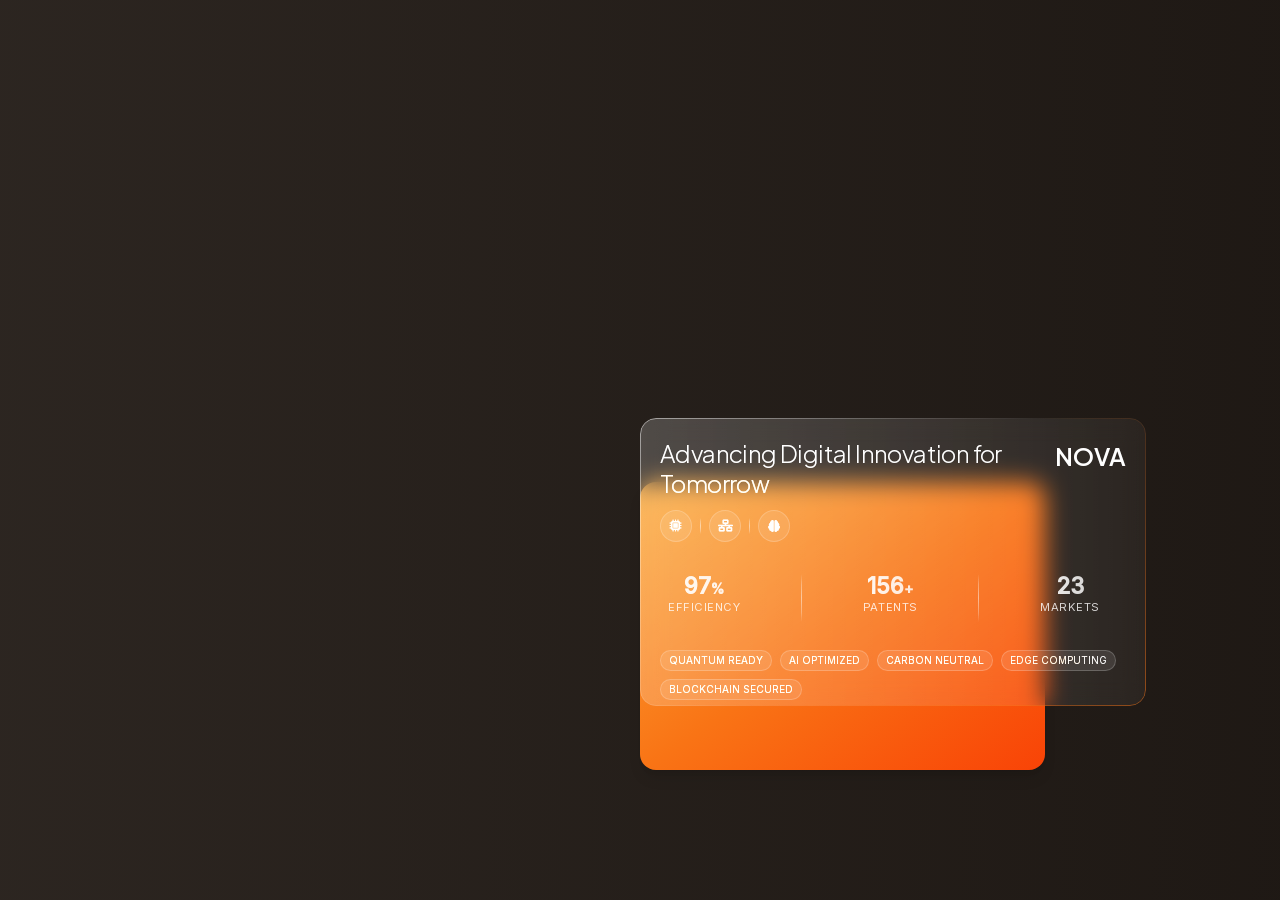
<file: glass-effect/index.html>
<html lang="en"><head>
<meta charset="utf-8"/>
<meta content="width=device-width, initial-scale=1.0" name="viewport"/>
<title>Modern Glass Card Design</title>
<link href="assets/css2_4eed9c50e3bb.css" rel="stylesheet"/>
<link href="assets/all_50a9bdd31fbf.css" rel="stylesheet"/>
<script src="assets/resource_3fa48481346f.js"></script>
<script>
        tailwind.config = {
            theme: {
                extend: {
                    colors: {
                        primary: {
                            500: 'hsl(25, 95%, 53%)', // orange
                            600: 'hsl(15, 95%, 50%)', // darker orange
                            700: 'hsl(35, 95%, 60%)', // lighter orange
                        },
                        secondary: {
                            800: 'hsl(45, 90%, 80%)', // light orange/gold
                        },
                        darkGray: {
                            50: 'hsl(25, 20%, 10%)', // dark orange-tinted gray
                            100: 'hsl(25, 15%, 15%)', // slightly lighter
                        }
                    },
                    fontFamily: {
                        jakarta: ['"Plus Jakarta Sans"', 'sans-serif'],
                        inter: ['Inter', 'sans-serif'],
                    }
                }
            }
        }
    </script>
<style>
        .glass-effect {
            backdrop-filter: blur(12px);
            -webkit-backdrop-filter: blur(12px);
        }
        
        .gradient-text {
            background-clip: text;
            -webkit-background-clip: text;
            color: transparent;
        }
        
        .card-top {
            width: 31.65em;
            height: 18em;
            border-radius: 1em;
        }
        
        .card-bottom {
            width: calc(31.65em * 0.8); /* 80% of the top card width */
            height: 18em;
            border-radius: 1em;
        }
        
        .card-content-gradient {
            background-image: 
                linear-gradient(to bottom, 
                    rgba(255,255,255,0) 3.125em,
                    hsl(35, 95%, 60%) 3.375em,
                    hsl(45, 90%, 80%) 4.5em
                ),
                linear-gradient(to right,
                    hsl(45, 90%, 80%) 19.5em,
                    hsl(35, 95%, 60%) calc(100% - 6em),
                    rgba(255,255,255,0) 28.65em
                ),
                linear-gradient(to right,
                    rgba(255,255,255,0.5) 6em,
                    rgba(255,255,255,0.2)
                );
            background-size: calc(100% - 6em) 35%, 100% 35%, 100% 100%;
            background-position: 0 0, 0 100%, 0 0;
            background-repeat: no-repeat;
            -webkit-background-clip: text;
            background-clip: text;
        }
        
        .card-divider {
            height: 1px;
            background-image: linear-gradient(90deg, 
                transparent, 
                rgba(255,255,255,0.3) 20%, 
                rgba(255,255,255,0.5) 50%,
                rgba(255,255,255,0.3) 80%,
                transparent
            );
        }
        
        .card-vertical-divider {
            width: 1px;
            background-image: linear-gradient(180deg, 
                transparent, 
                rgba(255,255,255,0.3) 20%, 
                rgba(255,255,255,0.5) 50%,
                rgba(255,255,255,0.3) 80%,
                transparent
            );
        }
        
        .stat-value {
            font-size: 1.4rem;
            font-weight: 600;
            line-height: 1.1;
        }
        
        .stat-label {
            font-size: 0.7rem;
            opacity: 0.8;
            text-transform: uppercase;
            letter-spacing: 0.05em;
        }
        
        .glow {
            box-shadow: 0 0 15px rgba(255, 149, 0, 0.6);
        }
        
        .icon-circle {
            height: 2rem;
            width: 2rem;
            border-radius: 50%;
            display: flex;
            align-items: center;
            justify-content: center;
            background: rgba(255,255,255,0.1);
            border: 1px solid rgba(255,255,255,0.2);
        }
    </style>
<style>
/* Scroll fallback - ensures native scroll works if JS scroll fails */
html, html.lenis, html.lenis-smooth, html.has-scroll-smooth, html.has-scroll-init {
    overflow-y: auto !important;
    overflow-x: hidden !important;
    height: auto !important;
    scroll-behavior: smooth !important;
}
body, body.lenis, body.has-scroll-smooth {
    overflow-y: auto !important;
    overflow-x: hidden !important;
    min-height: 100vh !important;
    opacity: 1 !important;
    visibility: visible !important;
    pointer-events: auto !important;
    transform: none !important;
}
/* Hide preloaders/loaders that block content */
.loader, .preloader, .page-loader, .loading, .loading-screen,
[class*="loader"], [class*="preload"], [id*="loader"], [id*="preload"],
.loading-overlay, .page-transition {
    display: none !important;
    opacity: 0 !important;
    visibility: hidden !important;
    pointer-events: none !important;
}
/* Neutralize scroll library wrappers */
.lenis-wrapper, .smooth-scroll, [data-scroll-container], [data-scroll], .locomotive-scroll-container {
    transform: none !important;
    will-change: auto !important;
}
[data-scroll-section] {
    transform: none !important;
    opacity: 1 !important;
    visibility: visible !important;
}
/* Fix fixed-position wrappers that block scroll (but preserve footer) */
body > div:first-child:not(footer):not([class*="footer"]),
.wrapper:not(footer),
main,
#__next,
#root,
#app {
    position: relative !important;
    overflow: visible !important;
    height: auto !important;
}
/* Restore footer to bottom of page flow instead of fixed */
footer, [class*="footer"], .footer-sticky {
    position: relative !important;
    bottom: auto !important;
    left: auto !important;
    right: auto !important;
    z-index: 1 !important;
    height: auto !important;
}
/* Remove margin-bottom trick used with fixed footers */
.wrapper {
    margin-bottom: 0 !important;
}
/* Ensure all content is visible (some sites hide until JS loads) */
.word-inner, .split-animate, [data-animation], .gsap-marker-start, .gsap-marker-end {
    transform: none !important;
    opacity: 1 !important;
    visibility: visible !important;
}
/* Fix for translate-y animations that hide content initially */
.translate-y-full, [class*="translate-y"] {
    transform: none !important;
}
/* Fix hero text that starts hidden */
.hero-text span, .hero-fade {
    transform: none !important;
    opacity: 1 !important;
}
</style></head>
<body class="bg-gradient-to-r from-darkGray-100 to-darkGray-50 text-white font-inter h-screen grid place-items-center">
<div class="relative">
<!-- Base Card (Orange) - 80% width of top card -->
<div class="card-bottom bg-gradient-to-br from-primary-700 via-primary-500 to-primary-600 shadow-lg absolute -translate-x-1/2 -translate-y-1/2 top-8 left-0 glow"></div>
<!-- Glass Card -->
<div class="card-top glass-effect bg-gradient-to-r from-white/20 to-white/5 absolute -translate-x-1/2 -translate-y-1/2 -top-8 left-0 overflow-hidden">
<!-- Border overlay -->
<div class="absolute inset-0 rounded-[1em] border border-white/50 [mask-image:linear-gradient(135deg,white,transparent_50%)]"></div>
<div class="absolute inset-0 rounded-[1em] border border-primary-500/50 [mask-image:linear-gradient(135deg,transparent_50%,white)]"></div>
<!-- Content -->
<div class="flex flex-col h-full p-5 pb-6 card-content-gradient">
<div class="flex justify-between items-start">
<h1 class="w-3/4 text-[24px] font-light leading-tight tracking-tight font-jakarta">Advancing Digital Innovation for Tomorrow</h1>
<div class="w-1/4 text-[24px] font-semibold text-right font-jakarta">NOVA</div>
</div>
<!-- Icon strip -->
<div class="flex items-center gap-2 mt-3">
<div class="icon-circle">
<i class="fas fa-microchip text-xs"></i>
</div>
<div class="card-vertical-divider h-4"></div>
<div class="icon-circle">
<i class="fas fa-network-wired text-xs"></i>
</div>
<div class="card-vertical-divider h-4"></div>
<div class="icon-circle">
<i class="fas fa-brain text-xs"></i>
</div>
</div>
<!-- Main divider -->
<div class="card-divider w-full my-4"></div>
<!-- Stats Section -->
<div class="flex justify-between mb-3 max-w-md">
<div class="text-center px-2">
<div class="stat-value gradient-text bg-gradient-to-r from-white/90 to-white/70">97<span class="text-sm">%</span></div>
<div class="stat-label">Efficiency</div>
</div>
<div class="card-vertical-divider h-12 my-auto"></div>
<div class="text-center px-2">
<div class="stat-value gradient-text bg-gradient-to-r from-white/90 to-white/70">156<span class="text-sm">+</span></div>
<div class="stat-label">Patents</div>
</div>
<div class="card-vertical-divider h-12 my-auto"></div>
<div class="text-center px-2">
<div class="stat-value gradient-text bg-gradient-to-r from-white/90 to-white/70">23</div>
<div class="stat-label">Markets</div>
</div>
</div>
<!-- Secondary divider -->
<div class="card-divider w-full my-1 opacity-70"></div>
<!-- Feature tags -->
<div class="flex flex-wrap gap-2 mt-2 mb-4">
<span class="text-[10px] px-2 py-0.5 rounded-full bg-white/10 border border-white/20">QUANTUM READY</span>
<span class="text-[10px] px-2 py-0.5 rounded-full bg-white/10 border border-white/20">AI OPTIMIZED</span>
<span class="text-[10px] px-2 py-0.5 rounded-full bg-white/10 border border-white/20">CARBON NEUTRAL</span>
<span class="text-[10px] px-2 py-0.5 rounded-full bg-white/10 border border-white/20">EDGE COMPUTING</span>
<span class="text-[10px] px-2 py-0.5 rounded-full bg-white/10 border border-white/20">BLOCKCHAIN SECURED</span>
</div>
<!-- Additional Details -->
<div class="mt-auto flex justify-between w-full">
<div class="flex flex-col">
<span class="opacity-70 flex items-center gap-1 text-[0.8rem] mb-1">
<i class="fas fa-shield-alt text-xs"></i> ISO 27001
                        </span>
<span class="text-[0.75rem] opacity-60 flex items-center gap-1">
<i class="fas fa-key text-xs"></i> ID:87A52C
                        </span>
</div>
<div class="flex flex-col items-end">
<span class="opacity-70 flex items-center gap-1 text-[0.8rem] mb-1">
<i class="fas fa-code-branch text-xs"></i> v3.8.2
                        </span>
<p class="text-[0.9rem] font-medium flex items-center gap-1">
<i class="fas fa-globe text-xs"></i> nova-systems.xyz
                        </p>
</div>
</div>
</div>
</div>
</div>
<script data-img-fallback-handler="">!function(){var f=["https://hoirqrkdgbmvpwutwuwj.supabase.co/storage/v1/object/public/assets/assets/917d6f93-fb36-439a-8c48-884b67b35381_1600w.jpg","https://hoirqrkdgbmvpwutwuwj.supabase.co/storage/v1/object/public/assets/assets/4734259a-bad7-422f-981e-ce01e79184f2_1600w.jpg","https://hoirqrkdgbmvpwutwuwj.supabase.co/storage/v1/object/public/assets/assets/c543a9e1-f226-4ced-80b0-feb8445a75b9_1600w.jpg","https://hoirqrkdgbmvpwutwuwj.supabase.co/storage/v1/object/public/assets/assets/5bab247f-35d9-400d-a82b-fd87cfe913d2_1600w.webp","https://hoirqrkdgbmvpwutwuwj.supabase.co/storage/v1/object/public/assets/assets/30104e3c-5eea-4b93-93e9-5313698a7156_1600w.webp"],h=new Set;function g(s){for(var x=0,i=0;i<s.length;i++)x=(x<<5)-x+s.charCodeAt(i)|0;return f[Math.abs(x)%f.length]}function r(t){var s=t.src;if(s&&!h.has(s)){h.add(s);t.src=g(s)}}window.addEventListener("error",function(e){var t=e.target;if(t&&t.tagName==="IMG")r(t)},!0);function c(){document.querySelectorAll("img").forEach(function(i){if(i.complete&&!i.naturalWidth&&i.src)r(i)})}if(document.readyState==="loading")document.addEventListener("DOMContentLoaded",c);else c()}()</script><script>
// Disable smooth scroll libraries that prevent native scrolling
(function() {
    // Wait for DOM to be ready
    function disableScrollLibraries() {
        // Disable Lenis
        if (typeof lenis !== 'undefined' && lenis) {
            try {
                lenis.destroy && lenis.destroy();
            } catch(e) {}
        }
        if (window.lenis) {
            try {
                window.lenis.destroy && window.lenis.destroy();
            } catch(e) {}
        }
        
        // Disable Locomotive Scroll
        if (typeof LocomotiveScroll !== 'undefined') {
            try {
                if (window.locomotiveScroll) {
                    window.locomotiveScroll.destroy && window.locomotiveScroll.destroy();
                }
            } catch(e) {}
        }
        
        // Remove scroll-hijacking event listeners
        var html = document.documentElement;
        var body = document.body;
        
        // Remove classes that scroll libraries add
        html.classList.remove('lenis', 'lenis-smooth', 'has-scroll-smooth', 'has-scroll-init', 'has-scroll-scrolling');
        body.classList.remove('lenis', 'has-scroll-smooth');
        
        // Force enable native scroll
        html.style.cssText += 'overflow-y: auto !important; height: auto !important;';
        body.style.cssText += 'overflow-y: auto !important; opacity: 1 !important; visibility: visible !important;';
        
        // Re-enable scroll on containers
        document.querySelectorAll('[data-scroll-container], .smooth-scroll, .lenis-wrapper').forEach(function(el) {
            el.style.cssText += 'transform: none !important; will-change: auto !important;';
        });
    }
    
    // Run immediately
    disableScrollLibraries();
    
    // Run after a delay (for libraries that init late)
    setTimeout(disableScrollLibraries, 100);
    setTimeout(disableScrollLibraries, 500);
    setTimeout(disableScrollLibraries, 1000);
    
    // Also run when DOM is ready
    if (document.readyState === 'loading') {
        document.addEventListener('DOMContentLoaded', disableScrollLibraries);
    }
    
    // Override Lenis constructor if it tries to init later
    window.Lenis = function() { return { destroy: function(){}, raf: function(){} }; };
})();
</script></body></html>
</file>
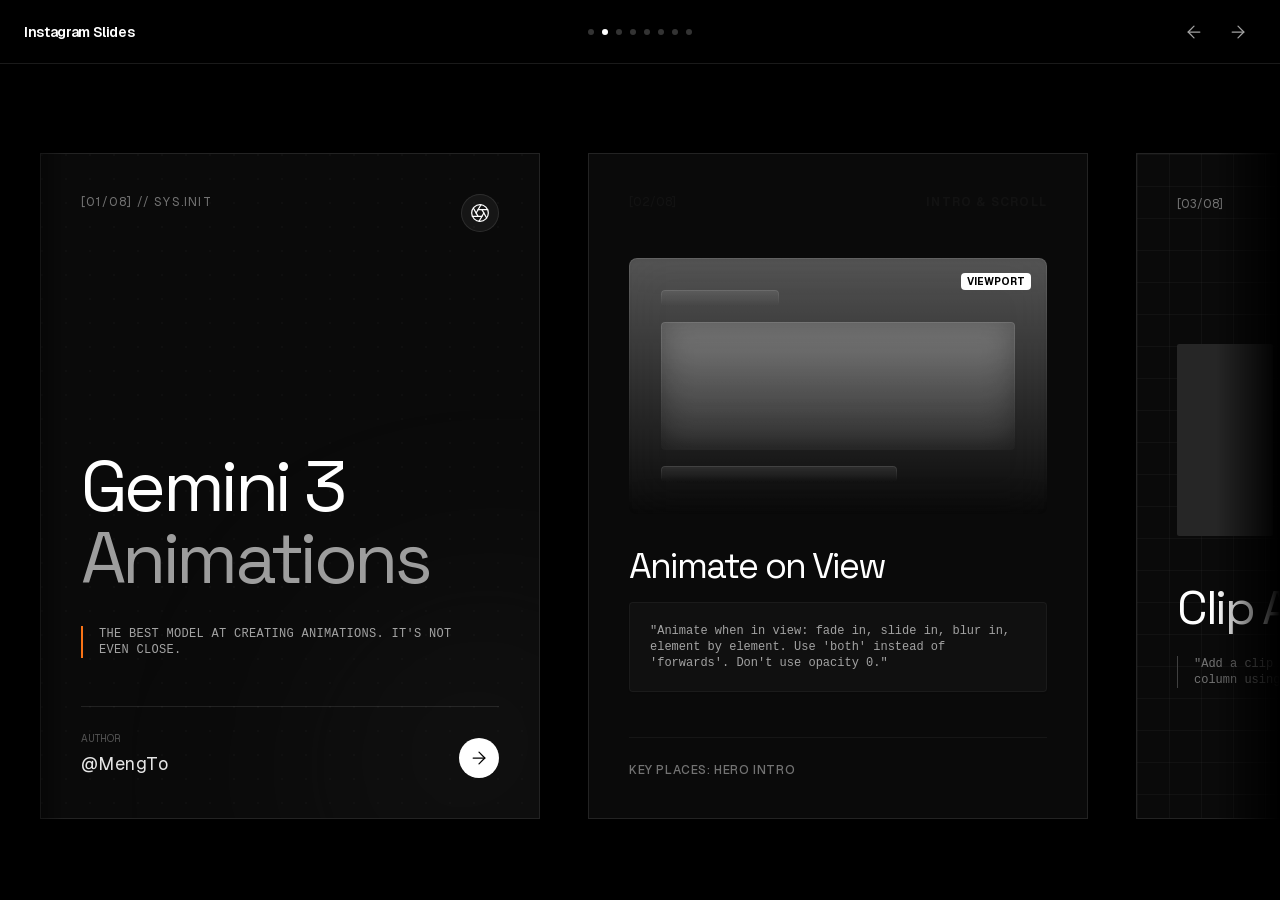
<file: instagram-slides/index.html>
<html class="dark" lang="en"><head><meta charset="utf-8"/>
<meta content="width=device-width, initial-scale=1.0" name="viewport"/>
<title>Gemini 3 Animation Prompts - Dark Mode</title>
<script src="assets/resource_3fa48481346f.js"></script>
<script src="assets/lucide_latest_2eebd0ebe8c2.js"></script>
<link href="https://fonts.googleapis.com" rel="preconnect"/>
<link crossorigin="" href="https://fonts.gstatic.com" rel="preconnect"/>
<!-- User Requested Animation Styles -->
<style>
/*
Sequence animation intro.
*/
@keyframes animationIn {
0% {
opacity: 0;
transform: translateY(30px);
filter: blur(8px);
}
100% {
opacity: 1;
transform: translateY(0);
filter: blur(0px);
}
}
/* Default: paused */
.animate-on-scroll { animation-play-state: paused !important; }
/* Activated by JS */
.animate-on-scroll.animate { animation-play-state: running !important; }
</style>
<style>
/* Custom Font Assignments based on Design System */
:root {
--font-display: 'Inter', system-ui, sans-serif;
--font-body: 'Inter', system-ui, sans-serif;
--font-mono: 'Space Mono', monospace;
}
body {
font-family: var(--font-body);
}
h1, h2, h3, .font-display {
font-family: var(--font-display);
}
code, .font-mono {
font-family: var(--font-mono);
}
/* Utilities */
.hide-scrollbar::-webkit-scrollbar {
display: none;
}
.hide-scrollbar {
-ms-overflow-style: none;
scrollbar-width: none;
}
/* Existing Animations */
@keyframes marquee {
0% { transform: translateX(0); }
100% { transform: translateX(-50%); }
}
.animate-marquee {
animation: marquee 20s linear infinite;
}
@keyframes beam {
0% { left: -100%; }
100% { left: 100%; }
}
.animate-beam {
animation: beam 2s cubic-bezier(0.4, 0, 0.2, 1) infinite;
}
@keyframes clip-reveal {
0% { clip-path: inset(100% 0 0 0); }
100% { clip-path: inset(0 0 0 0); }
}
.animate-clip {
animation: clip-reveal 1.5s cubic-bezier(0.77, 0, 0.175, 1) infinite alternate;
}
/* Background Pattern */
.bg-grid-pattern {
background-image: radial-gradient(circle at 1px 1px, rgba(255,255,255,0.1) 1px, transparent 0);
background-size: 24px 24px;
}
/* Larger Card Sizing - Mobile Optimized */
.slide-container {
aspect-ratio: 3/4;
/* Mobile width default, Desktop width via md: */
min-width: 0;
}
</style>
<meta content="font-inter,font-space-mono,font-roboto,font-montserrat,font-poppins,font-playfair,font-instrument-serif,font-merriweather,font-bricolage,font-jakarta,font-manrope,font-work-sans,font-pt-serif,font-geist-mono,font-quicksand,font-nunito" name="disabled-font-classes"/>
<style id="aura-editor-visibility-style">
.invisible { visibility: hidden !important; }
</style>
<link href="assets/css2_8e191ef32247.css" id="all-fonts-link-font-space-grotesk" rel="stylesheet"/><style id="all-fonts-style-font-space-grotesk">.font-space-grotesk { font-family: 'Space Grotesk', sans-serif !important; }</style><link href="assets/css2_86e10c4bcbd4.css" id="all-fonts-link-font-geist" rel="stylesheet"/><style id="all-fonts-style-font-geist">.font-geist { font-family: 'Geist', sans-serif !important; }</style><style id="border-gradient-shared-style">
[style*="--border-gradient"]::before {
content: "";
position: absolute;
inset: 0;
padding: 1px;
border-radius: var(--border-radius-before, inherit);
-webkit-mask: linear-gradient(#fff 0 0) content-box,
linear-gradient(#fff 0 0);
-webkit-mask-composite: xor;
mask-composite: exclude;
background: var(--border-gradient);
pointer-events: none;
}</style></head>
<body class="min-h-screen flex flex-col items-center justify-center antialiased selection:bg-orange-500/30 text-white bg-black">
<!-- Fixed Navigation -->
<nav class="fixed top-0 left-0 right-0 z-50 flex items-center justify-between px-4 md:px-6 py-4 bg-black/80 backdrop-blur-md border-b border-white/10 h-16">
<!-- Left: Title -->
<div class="flex items-center gap-2 w-auto md:w-1/3">
<span class="font-display text-sm font-semibold tracking-tight text-white font-geist">Instagram Slides</span>
</div>
<!-- Center: Pagination Dots (Hidden on small mobile, visible on sm+) -->
<div class="hidden sm:flex items-center justify-center gap-2 w-1/3" id="pagination-dots">
<!-- Initial state: first active, others inactive. JS handles updates. -->
<div class="w-1.5 h-1.5 rounded-full bg-white/20 hover:bg-white/50 cursor-pointer transition-colors hover:scale-125 transition-transform" data-index="0"></div>
<div class="w-1.5 h-1.5 rounded-full bg-white/20 hover:bg-white/50 cursor-pointer transition-colors hover:scale-125 transition-transform" data-index="1"></div>
<div class="w-1.5 h-1.5 rounded-full bg-white/20 hover:bg-white/50 cursor-pointer transition-colors hover:scale-125 transition-transform" data-index="2"></div>
<div class="w-1.5 h-1.5 rounded-full bg-white/20 hover:bg-white/50 cursor-pointer transition-colors hover:scale-125 transition-transform" data-index="3"></div>
<div class="w-1.5 h-1.5 rounded-full bg-white/20 hover:bg-white/50 cursor-pointer transition-colors hover:scale-125 transition-transform" data-index="4"></div>
<div class="w-1.5 h-1.5 rounded-full bg-white/20 hover:bg-white/50 cursor-pointer transition-colors hover:scale-125 transition-transform" data-index="5"></div>
<div class="w-1.5 h-1.5 rounded-full bg-white/20 hover:bg-white/50 cursor-pointer transition-colors hover:scale-125 transition-transform" data-index="6"></div>
<div class="w-1.5 h-1.5 rounded-full bg-white cursor-pointer hover:scale-125 transition-transform" data-index="7"></div>
</div>
<!-- Right: Arrows (Hidden on Mobile, use Swipe) -->
<div class="hidden md:flex items-center justify-end gap-2 w-1/3">
<button class="p-2 rounded-full hover:bg-white/10 text-neutral-400 hover:text-white transition-colors disabled:opacity-30" id="prevBtn">
<svg class="lucide lucide-arrow-left w-5 h-5" fill="none" height="24" stroke="currentColor" stroke-linecap="round" stroke-linejoin="round" stroke-width="1.5" viewbox="0 0 24 24" width="24" xmlns="http://www.w3.org/2000/svg"><path d="m12 19-7-7 7-7"></path><path d="M19 12H5"></path></svg>
</button>
<button class="p-2 rounded-full hover:bg-white/10 text-neutral-400 hover:text-white transition-colors" id="nextBtn">
<svg class="lucide lucide-arrow-right w-5 h-5" fill="none" height="24" stroke="currentColor" stroke-linecap="round" stroke-linejoin="round" stroke-width="1.5" viewbox="0 0 24 24" width="24" xmlns="http://www.w3.org/2000/svg"><path d="M5 12h14"></path><path d="m12 5 7 7-7 7"></path></svg>
</button>
</div>
<!-- Mobile Swipe Indicator (Visible only on mobile) -->
<div class="md:hidden flex items-center justify-end w-auto text-neutral-500 text-xs gap-1">
<span class="font-mono">SWIPE</span>
<svg class="lucide lucide-move-horizontal" fill="none" height="16" stroke="currentColor" stroke-linecap="round" stroke-linejoin="round" stroke-width="1.5" viewbox="0 0 24 24" width="16" xmlns="http://www.w3.org/2000/svg"><polyline points="18 8 22 12 18 16"></polyline><polyline points="6 8 2 12 6 16"></polyline><line x1="2" x2="22" y1="12" y2="12"></line></svg>
</div>
</nav>
<!-- Wrapper for the horizontal scroll presentation -->
<main class="flex flex-row overflow-x-auto snap-x snap-mandatory hide-scrollbar w-full pt-20 md:pt-28 pb-6 md:pb-10 px-6 md:px-10 gap-x-6 md:gap-x-12 scroll-smooth" id="slider" style="mask-image: linear-gradient(90deg, transparent, black 5%, black 95%, transparent); -webkit-mask-image: linear-gradient(90deg, transparent, black 5%, black 95%, transparent);">
<!-- SLIDE 1: COVER -->
<section class="slide-container flex-shrink-0 flex flex-col overflow-hidden snap-center group bg-[#0A0A0A] w-[85vw] md:w-[500px] border-white/10 border relative shadow-2xl justify-between" id="slide-0">
<!-- Content -->
<div class="flex flex-col bg-center h-full bg-[url(https://hoirqrkdgbmvpwutwuwj.supabase.co/storage/v1/object/public/assets/assets/5071d056-5442-4e08-adcf-cea83397ba23_1600w.webp)] bg-cover z-10 p-6 md:p-10 relative">
<div class="flex [animation:animationIn_0.8s_ease-out_0s_both] animate-on-scroll animate mix-blend-color-dodge mb-4 md:mb-8 items-start justify-between">
<span class="font-mono text-[10px] md:text-xs text-neutral-500 uppercase tracking-widest font-geist">[01/08] // SYS.INIT</span>
<div class="p-2 bg-white/5 rounded-full border border-white/10">
<svg class="lucide lucide-aperture w-4 h-4 md:w-5 md:h-5 text-white" data-lucide="aperture" fill="none" height="24" stroke="currentColor" stroke-linecap="round" stroke-linejoin="round" stroke-width="1.5" viewbox="0 0 24 24" width="24" xmlns="http://www.w3.org/2000/svg"><circle cx="12" cy="12" r="10"></circle><path d="m14.31 8 5.74 9.94"></path><path d="M9.69 8h11.48"></path><path d="m7.38 12 5.74-9.94"></path><path d="M9.69 16 3.95 6.06"></path><path d="M14.31 16H2.83"></path><path d="m16.62 12-5.74 9.94"></path></svg>
</div>
</div>
<div class="mt-auto mb-8 md:mb-12">
<h1 class="leading-[0.9] [animation:animationIn_0.8s_ease-out_0.2s_both] animate-on-scroll animate text-5xl md:text-7xl tracking-tighter font-space-grotesk mb-4 md:mb-8">
                Gemini 3
                <span class="block text-white/60 tracking-tighter font-space-grotesk">Animations</span>
</h1>
<div class="[animation:animationIn_0.8s_ease-out_0.4s_both] animate-on-scroll animate">
<p class="uppercase leading-relaxed text-[10px] md:text-xs text-neutral-400 tracking-wide font-mono max-w-[90%] border-orange-500 border-l-2 pl-4">
                    The best model at creating animations. It's not even close.
                </p>
</div>
</div>
<div class="pt-4 md:pt-6 border-t border-white/10 flex justify-between items-end [animation:animationIn_0.8s_ease-out_0.6s_both] animate-on-scroll animate">
<div class="flex flex-col">
<span class="font-mono text-[10px] text-neutral-600 uppercase mb-1 font-geist">Author</span>
<span class="font-display text-sm md:text-lg tracking-wide text-neutral-200 font-geist">@MengTo</span>
</div>
<div class="w-8 h-8 md:w-10 md:h-10 rounded-full bg-white text-black flex items-center justify-center hover:scale-105 transition-transform cursor-pointer">
<svg class="lucide lucide-arrow-right w-4 h-4 md:w-5 md:h-5" data-lucide="arrow-right" fill="none" height="24" stroke="currentColor" stroke-linecap="round" stroke-linejoin="round" stroke-width="1.5" viewbox="0 0 24 24" width="24" xmlns="http://www.w3.org/2000/svg"><path d="M5 12h14"></path><path d="m12 5 7 7-7 7"></path></svg>
</div>
</div>
</div>
<!-- Abstract BG -->
<div class="absolute inset-0 z-0 bg-grid-pattern opacity-20"></div>
<div class="absolute -bottom-40 -right-40 w-96 h-96 bg-gradient-to-br from-neutral-800 to-transparent rounded-full blur-[100px] opacity-40 pointer-events-none">
</div>
</section>
<!-- SLIDE 2: INTRO + SCROLL -->
<section class="slide-container flex-shrink-0 w-[85vw] md:w-[500px] bg-[#0A0A0A] relative flex flex-col overflow-hidden border border-white/10 shadow-2xl snap-center" id="slide-1">
<div class="flex flex-col h-full bg-[url(https://hoirqrkdgbmvpwutwuwj.supabase.co/storage/v1/object/public/assets/assets/28c300b5-bd2f-449c-a915-f968ced09242_1600w.webp)] bg-cover bg-center p-6 md:p-10">
<header class="flex [animation:animationIn_0.8s_ease-out_0.1s_both] animate-on-scroll animate mix-blend-color-dodge mb-8 md:mb-12 items-center justify-between">
<span class="font-mono text-xs text-neutral-500 font-geist">[02/08]</span>
<span class="font-display text-[10px] md:text-xs font-semibold uppercase tracking-widest text-neutral-500 font-geist">Intro &amp; Scroll</span>
</header>
<div class="flex-grow space-y-6 md:space-y-8">
<!-- Internal card keeps rounded-lg -->
<div class="overflow-hidden [animation:animationIn_0.8s_ease-out_0.3s_both] animate-on-scroll animate bg-gradient-to-b from-white/30 to-white/0 rounded-lg p-6 md:p-8 relative shadow-inner backdrop-blur-xl" style="position: relative; --border-gradient: linear-gradient(180deg, rgba(255, 255, 255, 0.1), rgba(255, 255, 255, 0)); --border-radius-before: 8px">
<!-- Simulated Skeleton Animation -->
<div class="space-y-4">
<div class="animate-pulse bg-gradient-to-b from-white/10 to-white/0 w-1/3 h-4 rounded" style="position: relative; --border-gradient: linear-gradient(180deg, rgba(255, 255, 255, 0.1), rgba(255, 255, 255, 0)); --border-radius-before: 4px"></div>
<div class="animate-pulse delay-75 bg-gradient-to-b from-white/10 to-white/0 w-full h-24 md:h-32 rounded backdrop-blur-lg" style="position: relative; --border-gradient: linear-gradient(180deg, rgba(255, 255, 255, 0.1), rgba(255, 255, 255, 0)); --border-radius-before: 4px"></div>
<div class="animate-pulse delay-150 bg-gradient-to-b from-white/10 to-white/0 w-2/3 h-4 rounded" style="position: relative; --border-gradient: linear-gradient(180deg, rgba(255, 255, 255, 0.1), rgba(255, 255, 255, 0)); --border-radius-before: 4px"></div>
</div>
<div class="absolute top-4 right-4">
<span class="font-mono text-[8px] md:text-[10px] bg-white text-black px-1.5 py-0.5 rounded font-bold font-geist">VIEWPORT</span>
</div>
</div>
<div class="space-y-3 md:space-y-4 [animation:animationIn_0.8s_ease-out_0.5s_both] animate-on-scroll animate">
<h2 class="text-3xl md:text-4xl text-white font-space-grotesk tracking-tighter" style="">Animate on View</h2>
<div class="leading-relaxed text-[10px] md:text-xs text-neutral-400 font-mono bg-neutral-900/50 border-white/5 border rounded p-4 md:p-5 shadow-sm backdrop-blur-lg">
                            "Animate when in view: fade in, slide in, blur in, element by element. Use 'both' instead of 'forwards'. Don't use opacity 0."
                        </div>
</div>
</div>
<div class="mt-auto pt-4 md:pt-6 border-t border-white/5 [animation:animationIn_0.8s_ease-out_0.7s_both] animate-on-scroll animate">
<p class="uppercase text-[10px] md:text-xs font-medium text-neutral-500 tracking-wider font-geist">Key places: Hero Intro</p>
</div>
</div>
</section>
<!-- SLIDE 3: CLIP PATH -->
<section class="slide-container flex-shrink-0 w-[85vw] md:w-[500px] bg-[#0A0A0A] text-white relative flex flex-col overflow-hidden border border-white/10 shadow-2xl snap-center" id="slide-2">
<div class="absolute inset-0 bg-[linear-gradient(rgba(255,255,255,0.03)_1px,transparent_1px),linear-gradient(90deg,rgba(255,255,255,0.03)_1px,transparent_1px)] bg-[size:32px_32px]"></div>
<div class="p-6 md:p-10 h-full flex flex-col z-10">
<header class="flex justify-between items-center mb-6 md:mb-10 [animation:animationIn_0.8s_ease-out_0.1s_both] animate-on-scroll">
<span class="font-mono text-xs text-neutral-500 font-geist">[03/08]</span>
<svg class="lucide lucide-scissors w-5 h-5 text-neutral-600" data-lucide="scissors" fill="none" height="24" stroke="currentColor" stroke-linecap="round" stroke-linejoin="round" stroke-width="1.5" viewbox="0 0 24 24" width="24" xmlns="http://www.w3.org/2000/svg"><circle cx="6" cy="6" r="3"></circle><path d="M8.12 8.12 12 12"></path><path d="M20 4 8.12 15.88"></path><circle cx="6" cy="18" r="3"></circle><path d="M14.8 14.8 20 20"></path></svg>
</header>
<div class="flex-grow flex flex-col justify-center">
<!-- Clip Animation Visual -->
<div class="flex gap-3 h-32 md:h-48 mb-8 md:mb-12 [animation:animationIn_0.8s_ease-out_0.3s_both] animate-on-scroll">
<div class="flex-1 bg-neutral-800 rounded-sm animate-clip" style="animation-delay: 0s;"></div>
<div class="flex-1 bg-neutral-700 rounded-sm animate-clip" style="animation-delay: 0.2s;"></div>
<div class="flex-1 bg-neutral-600 rounded-sm animate-clip" style="animation-delay: 0.4s;"></div>
<div class="flex-1 bg-orange-500 rounded-sm animate-clip" style="animation-delay: 0.6s;"></div>
</div>
<div class="[animation:animationIn_0.8s_ease-out_0.5s_both] animate-on-scroll">
<h2 class="text-4xl md:text-5xl mb-4 md:mb-6 text-white font-space-grotesk tracking-tighter" style="">Clip Animation</h2>
<p class="leading-relaxed text-[10px] md:text-xs text-neutral-500 font-mono max-w-sm border-neutral-700 border-l pl-4">
                            "Add a clip animation to the background, column by column using clip-path."
                        </p>
</div>
</div>
</div>
</section>
<!-- SLIDE 4: BUTTONS -->
<section class="slide-container flex-shrink-0 w-[85vw] md:w-[500px] bg-[#0A0A0A] relative flex flex-col overflow-hidden border border-white/10 shadow-2xl snap-center" id="slide-3">
<div class="p-6 md:p-10 h-full flex flex-col">
<header class="flex justify-between items-center mb-6 md:mb-10 [animation:animationIn_0.8s_ease-out_0.1s_both] animate-on-scroll">
<span class="font-mono text-xs text-neutral-500 font-geist">[04/08]</span>
<span class="font-display text-[10px] md:text-xs font-semibold uppercase tracking-widest text-neutral-500 font-geist">Interaction</span>
</header>
<div class="flex-grow flex flex-col space-y-8 md:space-y-12 items-center justify-center">
<!-- Animated Gradient Beam CTA Button -->
<button class="group inline-flex overflow-hidden transition-all duration-300 hover:-translate-y-0.5 hover:shadow-[0_0_25px_rgba(255,255,255,0.1)] rounded-full pt-[1px] pr-[1px] pb-[1px] pl-[1px] relative items-center justify-center [animation:animationIn_0.8s_ease-out_0.3s_both] animate-on-scroll scale-90 md:scale-100">
<!-- Spinning Border Beam (Visible on Hover) -->
<span class="absolute inset-[-100%] animate-[spin_3s_linear_infinite] bg-[conic-gradient(from_90deg_at_50%_50%,transparent_0%,transparent_75%,#ffffff_100%)] opacity-0 transition-opacity duration-300 group-hover:opacity-100"></span>
<!-- Default Static Border -->
<span class="absolute inset-0 rounded-full bg-zinc-800 transition-opacity duration-300 group-hover:opacity-0"></span>
<!-- 3D Button Surface & Content -->
<span class="flex items-center justify-center gap-2 uppercase transition-colors duration-300 group-hover:text-white text-xs font-medium text-zinc-400 tracking-widest bg-gradient-to-b from-zinc-800 to-zinc-950 w-full h-full rounded-full pt-2.5 pr-6 pb-2.5 pl-6 relative shadow-[inset_0_1px_0_rgba(255,255,255,0.3)]">
<span class="relative z-10">Request Demo</span>
<svg class="relative z-10 transition-transform duration-300 group-hover:translate-x-0.5" fill="none" height="14" stroke="currentColor" stroke-linecap="round" stroke-linejoin="round" stroke-width="2" viewbox="0 0 24 24" width="14" xmlns="http://www.w3.org/2000/svg">
<path class="" d="M5 12h14"></path>
<path class="" d="m12 5 7 7-7 7"></path>
</svg>
</span>
</button>
<div class="w-full [animation:animationIn_0.8s_ease-out_0.5s_both] animate-on-scroll text-center md:text-left">
<h2 class="text-2xl md:text-3xl text-white tracking-tighter font-space-grotesk mb-4">Border Beam</h2>
<div class="bg-neutral-900/50 border-white/5 border rounded-xl p-4 md:p-5 shadow-sm text-left">
<p class="text-[10px] md:text-xs text-neutral-400 font-mono">
        "Add a 1px border beam animation around the pill-shaped button on hover."
      </p>
</div>
</div>
</div>
</div>
</section>
<!-- SLIDE 5: TEXT -->
<section class="slide-container flex-shrink-0 w-[85vw] md:w-[500px] bg-[#0A0A0A] relative flex flex-col overflow-hidden border border-white/10 shadow-2xl snap-center" id="slide-4">
<div class="flex flex-col h-full bg-[url(https://hoirqrkdgbmvpwutwuwj.supabase.co/storage/v1/object/public/assets/assets/aedd68a9-659a-45bf-ae0a-842c1d982c93_1600w.webp)] bg-cover bg-center p-6 md:p-10">
<header class="flex justify-between items-center mb-6 md:mb-10 [animation:animationIn_0.8s_ease-out_0.1s_both] animate-on-scroll">
<span class="font-mono text-xs text-neutral-500 font-geist">[05/08]</span>
<svg class="lucide lucide-type w-5 h-5 text-neutral-600" data-lucide="type" fill="none" height="24" stroke="currentColor" stroke-linecap="round" stroke-linejoin="round" stroke-width="1.5" viewbox="0 0 24 24" width="24" xmlns="http://www.w3.org/2000/svg"><path d="M12 4v16"></path><path d="M4 7V5a1 1 0 0 1 1-1h14a1 1 0 0 1 1 1v2"></path><path d="M9 20h6"></path></svg>
</header>
<div class="flex-grow flex flex-col justify-center">
<!-- Text Animation Visual -->
<div class="mb-8 md:mb-12 border-b border-white/10 pb-8 md:pb-12 [animation:animationIn_0.8s_ease-out_0.3s_both] animate-on-scroll">
<div class="overflow-hidden h-14 md:h-20 flex items-center">
<h2 class="text-5xl md:text-7xl text-white animate-fade-up font-space-grotesk tracking-tighter" style="">
                                Reveal
                            </h2>
</div>
<div class="overflow-hidden h-14 md:h-20 flex items-center">
<h2 class="animate-fade-up text-5xl md:text-7xl text-white/60 tracking-tighter font-space-grotesk" style="animation-delay: 0.2s">
                                Typography
                            </h2>
</div>
</div>
<div class="space-y-3 [animation:animationIn_0.8s_ease-out_0.5s_both] animate-on-scroll">
<span class="text-[10px] font-bold uppercase tracking-widest text-orange-500 font-geist">Prompt</span>
<p class="leading-relaxed text-[10px] md:text-xs text-neutral-400 font-mono">
                            "Add a vertical text clip slide down animation letter by letter."
                        </p>
</div>
</div>
</div>
</section>
<!-- SLIDE 6: LOGOS -->
<section class="slide-container flex-shrink-0 w-[85vw] md:w-[500px] bg-[#0A0A0A] relative flex flex-col overflow-hidden border border-white/10 shadow-2xl snap-center" id="slide-5">
<div class="flex flex-col z-10 h-full p-6 md:p-10 justify-between">
<header class="flex justify-between items-center [animation:animationIn_0.8s_ease-out_0.1s_both] animate-on-scroll">
<span class="font-mono text-xs text-neutral-500 font-geist">[06/08]</span>
<span class="font-display text-[10px] md:text-xs font-semibold uppercase tracking-widest text-neutral-500 font-geist">Social Proof</span>
</header>
<div class="w-full overflow-hidden relative py-12 md:py-16 border-y border-white/5 [animation:animationIn_0.8s_ease-out_0.3s_both] animate-on-scroll">
<!-- Gradient Masks -->
<div class="absolute left-0 top-0 bottom-0 w-10 md:w-20 bg-gradient-to-r from-[#0A0A0A] to-transparent z-10"></div>
<div class="absolute right-0 top-0 bottom-0 w-10 md:w-20 bg-gradient-to-l from-[#0A0A0A] to-transparent z-10"></div>
<!-- Marquee Content -->
<div class="flex w-[200%] animate-marquee">
<div class="flex justify-around w-1/2 text-neutral-500">
<svg class="lucide lucide-framer w-8 h-8 md:w-10 md:h-10 hover:text-white transition-colors" data-lucide="framer" fill="none" height="24" stroke="currentColor" stroke-linecap="round" stroke-linejoin="round" stroke-width="1.5" viewbox="0 0 24 24" width="24" xmlns="http://www.w3.org/2000/svg"><path d="M5 16V9h14V2H5l14 14h-7m-7 0 7 7v-7m-7 0h7"></path></svg>
<svg class="lucide lucide-figma w-8 h-8 md:w-10 md:h-10 hover:text-white transition-colors" data-lucide="figma" fill="none" height="24" stroke="currentColor" stroke-linecap="round" stroke-linejoin="round" stroke-width="1.5" viewbox="0 0 24 24" width="24" xmlns="http://www.w3.org/2000/svg"><path d="M5 5.5A3.5 3.5 0 0 1 8.5 2H12v7H8.5A3.5 3.5 0 0 1 5 5.5z"></path><path d="M12 2h3.5a3.5 3.5 0 1 1 0 7H12V2z"></path><path d="M12 12.5a3.5 3.5 0 1 1 7 0 3.5 3.5 0 1 1-7 0z"></path><path d="M5 19.5A3.5 3.5 0 0 1 8.5 16H12v3.5a3.5 3.5 0 1 1-7 0z"></path><path d="M5 12.5A3.5 3.5 0 0 1 8.5 9H12v7H8.5A3.5 3.5 0 0 1 5 12.5z"></path></svg>
<svg class="lucide lucide-chrome w-8 h-8 md:w-10 md:h-10 hover:text-white transition-colors" data-lucide="chrome" fill="none" height="24" stroke="currentColor" stroke-linecap="round" stroke-linejoin="round" stroke-width="1.5" viewbox="0 0 24 24" width="24" xmlns="http://www.w3.org/2000/svg"><path d="M10.88 21.94 15.46 14"></path><path d="M21.17 8H12"></path><path d="M3.95 6.06 8.54 14"></path><circle cx="12" cy="12" r="10"></circle><circle cx="12" cy="12" r="4"></circle></svg>
<svg class="lucide lucide-github w-8 h-8 md:w-10 md:h-10 hover:text-white transition-colors" data-lucide="github" fill="none" height="24" stroke="currentColor" stroke-linecap="round" stroke-linejoin="round" stroke-width="1.5" viewbox="0 0 24 24" width="24" xmlns="http://www.w3.org/2000/svg"><path d="M15 22v-4a4.8 4.8 0 0 0-1-3.5c3 0 6-2 6-5.5.08-1.25-.27-2.48-1-3.5.28-1.15.28-2.35 0-3.5 0 0-1 0-3 1.5-2.64-.5-5.36-.5-8 0C6 2 5 2 5 2c-.3 1.15-.3 2.35 0 3.5A5.403 5.403 0 0 0 4 9c0 3.5 3 5.5 6 5.5-.39.49-.68 1.05-.85 1.65-.17.6-.22 1.23-.15 1.85v4"></path><path d="M9 18c-4.51 2-5-2-7-2"></path></svg>
<svg class="lucide lucide-codepen w-8 h-8 md:w-10 md:h-10 hover:text-white transition-colors" data-lucide="codepen" fill="none" height="24" stroke="currentColor" stroke-linecap="round" stroke-linejoin="round" stroke-width="1.5" viewbox="0 0 24 24" width="24" xmlns="http://www.w3.org/2000/svg"><polygon points="12 2 22 8.5 22 15.5 12 22 2 15.5 2 8.5 12 2"></polygon><line x1="12" x2="12" y1="22" y2="15.5"></line><polyline points="22 8.5 12 15.5 2 8.5"></polyline><polyline points="2 15.5 12 8.5 22 15.5"></polyline><line x1="12" x2="12" y1="2" y2="8.5"></line></svg>
</div>
<div class="flex justify-around w-1/2 text-neutral-500">
<svg class="lucide lucide-framer w-8 h-8 md:w-10 md:h-10 hover:text-white transition-colors" data-lucide="framer" fill="none" height="24" stroke="currentColor" stroke-linecap="round" stroke-linejoin="round" stroke-width="1.5" viewbox="0 0 24 24" width="24" xmlns="http://www.w3.org/2000/svg"><path d="M5 16V9h14V2H5l14 14h-7m-7 0 7 7v-7m-7 0h7"></path></svg>
<svg class="lucide lucide-figma w-8 h-8 md:w-10 md:h-10 hover:text-white transition-colors" data-lucide="figma" fill="none" height="24" stroke="currentColor" stroke-linecap="round" stroke-linejoin="round" stroke-width="1.5" viewbox="0 0 24 24" width="24" xmlns="http://www.w3.org/2000/svg"><path d="M5 5.5A3.5 3.5 0 0 1 8.5 2H12v7H8.5A3.5 3.5 0 0 1 5 5.5z"></path><path d="M12 2h3.5a3.5 3.5 0 1 1 0 7H12V2z"></path><path d="M12 12.5a3.5 3.5 0 1 1 7 0 3.5 3.5 0 1 1-7 0z"></path><path d="M5 19.5A3.5 3.5 0 0 1 8.5 16H12v3.5a3.5 3.5 0 1 1-7 0z"></path><path d="M5 12.5A3.5 3.5 0 0 1 8.5 9H12v7H8.5A3.5 3.5 0 0 1 5 12.5z"></path></svg>
<svg class="lucide lucide-chrome w-8 h-8 md:w-10 md:h-10 hover:text-white transition-colors" data-lucide="chrome" fill="none" height="24" stroke="currentColor" stroke-linecap="round" stroke-linejoin="round" stroke-width="1.5" viewbox="0 0 24 24" width="24" xmlns="http://www.w3.org/2000/svg"><path d="M10.88 21.94 15.46 14"></path><path d="M21.17 8H12"></path><path d="M3.95 6.06 8.54 14"></path><circle cx="12" cy="12" r="10"></circle><circle cx="12" cy="12" r="4"></circle></svg>
<svg class="lucide lucide-github w-8 h-8 md:w-10 md:h-10 hover:text-white transition-colors" data-lucide="github" fill="none" height="24" stroke="currentColor" stroke-linecap="round" stroke-linejoin="round" stroke-width="1.5" viewbox="0 0 24 24" width="24" xmlns="http://www.w3.org/2000/svg"><path d="M15 22v-4a4.8 4.8 0 0 0-1-3.5c3 0 6-2 6-5.5.08-1.25-.27-2.48-1-3.5.28-1.15.28-2.35 0-3.5 0 0-1 0-3 1.5-2.64-.5-5.36-.5-8 0C6 2 5 2 5 2c-.3 1.15-.3 2.35 0 3.5A5.403 5.403 0 0 0 4 9c0 3.5 3 5.5 6 5.5-.39.49-.68 1.05-.85 1.65-.17.6-.22 1.23-.15 1.85v4"></path><path d="M9 18c-4.51 2-5-2-7-2"></path></svg>
<svg class="lucide lucide-codepen w-8 h-8 md:w-10 md:h-10 hover:text-white transition-colors" data-lucide="codepen" fill="none" height="24" stroke="currentColor" stroke-linecap="round" stroke-linejoin="round" stroke-width="1.5" viewbox="0 0 24 24" width="24" xmlns="http://www.w3.org/2000/svg"><polygon points="12 2 22 8.5 22 15.5 12 22 2 15.5 2 8.5 12 2"></polygon><line x1="12" x2="12" y1="22" y2="15.5"></line><polyline points="22 8.5 12 15.5 2 8.5"></polyline><polyline points="2 15.5 12 8.5 22 15.5"></polyline><line x1="12" x2="12" y1="2" y2="8.5"></line></svg>
</div>
</div>
</div>
<div class="[animation:animationIn_0.8s_ease-out_0.5s_both] animate-on-scroll">
<h3 class="text-2xl md:text-3xl text-white mb-2 uppercase font-space-grotesk tracking-tighter" style="">Infinite Loop</h3>
<p class="text-[10px] md:text-xs text-neutral-500 font-mono">"Add a marquis infinite loop slow animation to the logos using alpha mask."</p>
</div>
</div>
</section>
<!-- SLIDE 7: CARDS / FLASHLIGHT -->
<section class="slide-container flex-shrink-0 w-[85vw] md:w-[500px] bg-[#0A0A0A] relative flex flex-col overflow-hidden border border-white/10 shadow-2xl snap-center" id="slide-6">
<div class="flex flex-col bg-center h-full bg-[url(https://hoirqrkdgbmvpwutwuwj.supabase.co/storage/v1/object/public/assets/assets/3612ae9b-1f08-4708-a499-958fde6cc95b_1600w.webp)] bg-cover p-6 md:p-10">
<header class="flex justify-between items-center mb-6 md:mb-8 [animation:animationIn_0.8s_ease-out_0.1s_both] animate-on-scroll">
<span class="font-mono text-xs text-neutral-500 font-geist">[07/08]</span>
<span class="font-display text-[10px] md:text-xs font-semibold uppercase tracking-widest text-neutral-500 font-geist">Cards</span>
</header>
<div class="flex-grow flex flex-col [animation:animationIn_0.8s_ease-out_0.3s_both] animate-on-scroll items-center justify-center relative w-full h-full p-2 md:p-6">
<style>
        @keyframes cardStackCycle {
            0%, 25% {
                transform: translateY(0) scale(1);
                z-index: 30;
                opacity: 1;
                filter: blur(0px);
            }
            33%, 58% {
                transform: translateY(-40px) scale(0.85);
                z-index: 10;
                opacity: 0.5;
                filter: blur(2px);
            }
            66%, 91% {
                transform: translateY(-20px) scale(0.92);
                z-index: 20;
                opacity: 0.75;
                filter: blur(1px);
            }
            100% {
                transform: translateY(0) scale(1);
                z-index: 30;
                opacity: 1;
                filter: blur(0px);
            }
        }
        @media (min-width: 768px) {
            @keyframes cardStackCycle {
                0%, 25% {
                    transform: translateY(0) scale(1);
                    z-index: 30;
                    opacity: 1;
                    filter: blur(0px);
                }
                33%, 58% {
                    transform: translateY(-60px) scale(0.85);
                    z-index: 10;
                    opacity: 0.5;
                    filter: blur(2px);
                }
                66%, 91% {
                    transform: translateY(-30px) scale(0.92);
                    z-index: 20;
                    opacity: 0.75;
                    filter: blur(1px);
                }
                100% {
                    transform: translateY(0) scale(1);
                    z-index: 30;
                    opacity: 1;
                    filter: blur(0px);
                }
            }
        }
    </style>
<div class="relative w-full max-w-[280px] md:max-w-[320px] aspect-square mb-8 md:mb-10">
<!-- Card 3 (Starts Middle) -->
<div class="absolute inset-0 w-full h-full rounded-xl md:rounded-2xl bg-neutral-900 border border-white/10 p-6 md:p-8 shadow-2xl flex flex-col justify-between overflow-hidden group" style="animation: cardStackCycle 12s infinite ease-in-out; animation-delay: -8s; --border-gradient: linear-gradient(180deg, rgba(255, 255, 255, 0.1), rgba(255, 255, 255, 0)); --border-radius-before: 16px">
<div class="absolute inset-0 opacity-0 group-hover:opacity-100 transition-opacity duration-500 pointer-events-none" style="background: radial-gradient(500px circle at var(--mouse-x, 50%) var(--mouse-y, 50%), rgba(255, 255, 255, 0.1), transparent 40%);"></div>
<div class="flex mix-blend-screen mb-8 items-start justify-between">
<div class="flex text-white bg-white/5 w-10 h-10 md:w-12 md:h-12 rounded-full items-center justify-center border border-white/10">
<svg class="lucide lucide-zap w-5 h-5 md:w-6 md:h-6" fill="none" height="24" stroke="currentColor" stroke-linecap="round" stroke-linejoin="round" stroke-width="1.5" viewbox="0 0 24 24" width="24" xmlns="http://www.w3.org/2000/svg"><path d="M4 14a1 1 0 0 1-.78-1.63l9.9-10.2a.5.5 0 0 1 .86.46l-1.92 6.02A1 1 0 0 0 13 10h7a1 1 0 0 1 .78 1.63l-9.9 10.2a.5.5 0 0 1-.86-.46l1.92-6.02A1 1 0 0 0 11 14z"></path></svg>
</div>
<div class="flex gap-1.5">
<div class="w-2 md:w-2.5 h-2 md:h-2.5 rounded-full bg-neutral-700"></div>
<div class="w-2 md:w-2.5 h-2 md:h-2.5 rounded-full bg-white"></div>
<div class="w-2 md:w-2.5 h-2 md:h-2.5 rounded-full bg-neutral-700"></div>
</div>
</div>
<div class="space-y-4">
<div class="bg-neutral-800 w-20 h-3 rounded border border-white/5"></div>
<div class="bg-neutral-800 w-full h-24 md:h-32 rounded-lg border border-white/5"></div>
</div>
</div>
<!-- Card 2 (Starts Back) -->
<div class="absolute inset-0 w-full h-full rounded-xl md:rounded-2xl bg-neutral-900 border border-white/10 p-6 md:p-8 shadow-2xl flex flex-col justify-between overflow-hidden group" style="animation: cardStackCycle 12s infinite ease-in-out; animation-delay: -4s; --border-gradient: linear-gradient(180deg, rgba(255, 255, 255, 0.1), rgba(255, 255, 255, 0)); --border-radius-before: 16px">
<div class="absolute inset-0 opacity-0 group-hover:opacity-100 transition-opacity duration-500 pointer-events-none" style="background: radial-gradient(500px circle at var(--mouse-x, 50%) var(--mouse-y, 50%), rgba(255, 255, 255, 0.1), transparent 40%);"></div>
<div class="flex mix-blend-screen mb-8 items-start justify-between">
<div class="flex text-white bg-white/5 w-10 h-10 md:w-12 md:h-12 rounded-full items-center justify-center border border-white/10">
<svg class="lucide lucide-zap w-5 h-5 md:w-6 md:h-6" fill="none" height="24" stroke="currentColor" stroke-linecap="round" stroke-linejoin="round" stroke-width="1.5" viewbox="0 0 24 24" width="24" xmlns="http://www.w3.org/2000/svg"><path d="M4 14a1 1 0 0 1-.78-1.63l9.9-10.2a.5.5 0 0 1 .86.46l-1.92 6.02A1 1 0 0 0 13 10h7a1 1 0 0 1 .78 1.63l-9.9 10.2a.5.5 0 0 1-.86-.46l1.92-6.02A1 1 0 0 0 11 14z"></path></svg>
</div>
<div class="flex gap-1.5">
<div class="w-2 md:w-2.5 h-2 md:h-2.5 rounded-full bg-neutral-700"></div>
<div class="w-2 md:w-2.5 h-2 md:h-2.5 rounded-full bg-white"></div>
<div class="w-2 md:w-2.5 h-2 md:h-2.5 rounded-full bg-neutral-700"></div>
</div>
</div>
<div class="space-y-4">
<div class="bg-neutral-800 w-20 h-3 rounded border border-white/5"></div>
<div class="bg-neutral-800 w-full h-24 md:h-32 rounded-lg border border-white/5"></div>
</div>
</div>
<!-- Card 1 (Starts Front) -->
<div class="absolute inset-0 w-full h-full rounded-xl md:rounded-2xl bg-neutral-900 border border-white/10 p-6 md:p-8 shadow-2xl flex flex-col justify-between overflow-hidden group" style="animation: cardStackCycle 12s infinite ease-in-out; animation-delay: 0s; --border-gradient: linear-gradient(180deg, rgba(255, 255, 255, 0.1), rgba(255, 255, 255, 0)); --border-radius-before: 16px">
<div class="absolute inset-0 opacity-0 group-hover:opacity-100 transition-opacity duration-500 pointer-events-none" style="background: radial-gradient(500px circle at var(--mouse-x, 50%) var(--mouse-y, 50%), rgba(255, 255, 255, 0.1), transparent 40%);"></div>
<div class="flex mix-blend-screen mb-8 items-start justify-between">
<div class="flex text-white bg-white/5 w-10 h-10 md:w-12 md:h-12 rounded-full items-center justify-center border border-white/10">
<svg class="lucide lucide-zap w-5 h-5 md:w-6 md:h-6" fill="none" height="24" stroke="currentColor" stroke-linecap="round" stroke-linejoin="round" stroke-width="1.5" viewbox="0 0 24 24" width="24" xmlns="http://www.w3.org/2000/svg"><path d="M4 14a1 1 0 0 1-.78-1.63l9.9-10.2a.5.5 0 0 1 .86.46l-1.92 6.02A1 1 0 0 0 13 10h7a1 1 0 0 1 .78 1.63l-9.9 10.2a.5.5 0 0 1-.86-.46l1.92-6.02A1 1 0 0 0 11 14z"></path></svg>
</div>
<div class="flex gap-1.5">
<div class="w-2 md:w-2.5 h-2 md:h-2.5 rounded-full bg-neutral-700"></div>
<div class="w-2 md:w-2.5 h-2 md:h-2.5 rounded-full bg-white"></div>
<div class="w-2 md:w-2.5 h-2 md:h-2.5 rounded-full bg-neutral-700"></div>
</div>
</div>
<div class="space-y-4">
<div class="bg-neutral-800 w-20 h-3 rounded border border-white/5"></div>
<div class="bg-neutral-800 w-full h-24 md:h-32 rounded-lg border border-white/5"></div>
</div>
</div>
</div>
<!-- Navigation Buttons -->
<div class="flex gap-4 z-40">
<button class="flex items-center justify-center w-10 h-10 md:w-12 md:h-12 rounded-full border border-white/10 bg-neutral-900 text-neutral-400 hover:text-white hover:bg-neutral-800 hover:border-white/20 transition-all duration-200 shadow-lg group">
<svg class="lucide lucide-arrow-left w-4 h-4 md:w-5 md:h-5 group-hover:-translate-x-0.5 transition-transform" fill="none" height="24" stroke="currentColor" stroke-linecap="round" stroke-linejoin="round" stroke-width="1.5" viewbox="0 0 24 24" width="24" xmlns="http://www.w3.org/2000/svg"><path d="m12 19-7-7 7-7"></path><path d="M19 12H5"></path></svg>
</button>
<button class="flex items-center justify-center w-10 h-10 md:w-12 md:h-12 rounded-full border border-white/10 bg-neutral-900 text-neutral-400 hover:text-white hover:bg-neutral-800 hover:border-white/20 transition-all duration-200 shadow-lg group">
<svg class="lucide lucide-arrow-right w-4 h-4 md:w-5 md:h-5 group-hover:translate-x-0.5 transition-transform" fill="none" height="24" stroke="currentColor" stroke-linecap="round" stroke-linejoin="round" stroke-width="1.5" viewbox="0 0 24 24" width="24" xmlns="http://www.w3.org/2000/svg"><path d="M5 12h14"></path><path d="m12 5 7 7-7 7"></path></svg>
</button>
</div>
</div>
<div class="mt-4 md:mt-8 space-y-2 md:space-y-4 [animation:animationIn_0.8s_ease-out_0.5s_both] animate-on-scroll">
<p class="text-[10px] md:text-xs text-neutral-400 font-mono border-white border-l-2 pl-3">
                        "Animate the big card to rotate between 3 cards in a loop."
                    </p>
<p class="text-[10px] md:text-xs text-neutral-500 font-mono border-orange-500 border-l-2 pl-3">
                        "Add a subtle flashlight effect on hover."
                    </p>
</div>
</div>
</section>
<!-- SLIDE 8: CTA -->
<section class="slide-container flex-shrink-0 w-[85vw] md:w-[500px] bg-[#0A0A0A] relative flex flex-col overflow-hidden border border-white/10 shadow-2xl snap-center" id="slide-7">
<!-- Background Texture -->
<div class="absolute inset-0 bg-grid-pattern opacity-10"></div>
<div class="flex flex-col bg-center h-full bg-[url(https://hoirqrkdgbmvpwutwuwj.supabase.co/storage/v1/object/public/assets/assets/c4ad25ed-2717-4e73-8585-2438242e676c_1600w.webp)] bg-cover z-10 p-6 md:p-10 relative justify-between">
<header class="flex justify-between items-center [animation:animationIn_0.8s_ease-out_0.1s_both] animate-on-scroll">
<span class="font-mono text-xs text-neutral-500 font-geist">[08/08]</span>
<div class="flex gap-1">
<div class="w-2.5 h-2.5 bg-green-500 rounded-full animate-pulse"></div>
</div>
</header>
<div class="[animation:animationIn_0.8s_ease-out_0.3s_both] animate-on-scroll text-center">
<h2 class="uppercase leading-tight text-4xl md:text-6xl font-semibold tracking-tighter font-space-grotesk mb-6 md:mb-8 drop-shadow-lg">
                        Good Prompting
                        <span class="block text-white/60 tracking-tighter font-space-grotesk">Is Everything</span>
</h2>
<p class="leading-relaxed text-xs md:text-base text-neutral-400 font-mono max-w-[90%] md:max-w-[360px] mr-auto mb-8 md:mb-10 ml-auto">
                        Gemini 3 relies heavily on good prompting, ideally with image or code.
                    </p>
<!-- CTA Button (Internal element keeps rounding) -->
<a class="inline-flex items-center justify-center px-6 py-3 md:px-8 md:py-4 bg-white text-black font-semibold rounded-full hover:bg-neutral-200 transition-colors group" href="#">
<span class="font-geist text-sm md:text-base">Get Prompts</span>
<svg class="lucide lucide-arrow-up-right w-3 h-3 md:w-4 md:h-4 ml-2 group-hover:translate-x-1 transition-transform" data-lucide="arrow-up-right" fill="none" height="24" stroke="currentColor" stroke-linecap="round" stroke-linejoin="round" stroke-width="2" viewbox="0 0 24 24" width="24" xmlns="http://www.w3.org/2000/svg"><path d="M7 7h10v10"></path><path d="M7 17 17 7"></path></svg>
</a>
</div>
<div class="flex items-center justify-center gap-4 pt-6 md:pt-8 border-t border-white/10 [animation:animationIn_0.8s_ease-out_0.5s_both] animate-on-scroll">
<div class="w-10 h-10 md:w-12 md:h-12 bg-neutral-800 rounded-full overflow-hidden border border-white/5 shadow-sm">
<!-- Placeholder for @mengto avatar -->
<div class="flex text-lg text-white font-display w-full h-full items-center justify-center">M</div>
</div>
<div class="text-left">
<div class="font-display text-xs md:text-sm uppercase tracking-wide font-medium font-geist">Meng To</div>
<div class="font-mono text-[10px] text-neutral-500 font-geist">Design Engineer</div>
</div>
</div>
</div>
</section>
</main>
<script>
        lucide.createIcons();
    </script>
<!-- Animation & Navigation Logic -->
<script>
      (function () {
        // --- Intro Animations ---
        const once = true; // Set to true to animate only once

        if (!window.__inViewIO) {
          window.__inViewIO = new IntersectionObserver((entries) => {
            entries.forEach((entry) => {
              if (entry.isIntersecting) {
                entry.target.classList.add("animate");
                if (once) window.__inViewIO.unobserve(entry.target);
              }
            });
          }, { threshold: 0.2, rootMargin: "0px -10% 0px -10%" });
        }

        window.initInViewAnimations = function (selector = ".animate-on-scroll") {
          document.querySelectorAll(selector).forEach((el) => {
            window.__inViewIO.observe(el); 
          });
        };

        document.addEventListener("DOMContentLoaded", () => {
            initInViewAnimations();
            initPagination();
        });

        // --- Pagination & Slider Logic ---
        function initPagination() {
            const slider = document.getElementById('slider');
            const slides = document.querySelectorAll('.slide-container');
            const dotsContainer = document.getElementById('pagination-dots');
            const dots = dotsContainer.children;
            const prevBtn = document.getElementById('prevBtn');
            const nextBtn = document.getElementById('nextBtn');

            // --- Update Dots Helper ---
            const updateDots = (activeIndex) => {
                Array.from(dots).forEach((dot, index) => {
                    if (index === activeIndex) {
                        dot.className = "w-1.5 h-1.5 rounded-full bg-white cursor-pointer hover:scale-125 transition-transform";
                    } else {
                        dot.className = "w-1.5 h-1.5 rounded-full bg-white/20 hover:bg-white/50 cursor-pointer transition-colors hover:scale-125 transition-transform";
                    }
                });
            };

            // --- Scroll Observer for Dots ---
            // Using the slider as root ensures we track what is currently centered in the scroll area
            const slideObserver = new IntersectionObserver((entries) => {
                entries.forEach(entry => {
                    if (entry.isIntersecting) {
                        // Find the index based on the ID or element comparison
                        const index = Array.from(slides).indexOf(entry.target);
                        if(index !== -1) {
                            updateDots(index);
                        }
                    }
                });
            }, { 
                root: slider, 
                threshold: 0.6 // High threshold means the slide must be mostly visible to be "active"
            });

            slides.forEach(slide => slideObserver.observe(slide));

            // --- Click on Dot to Scroll ---
            Array.from(dots).forEach((dot, index) => {
                dot.addEventListener('click', () => {
                    slides[index].scrollIntoView({ behavior: 'smooth', block: 'nearest', inline: 'center' });
                });
            });

            // --- Arrow Buttons ---
            // Calculate scroll amount dynamically
            const getScrollAmount = () => {
                 // Check if mobile or desktop
                 return window.innerWidth < 768 ? window.innerWidth * 0.85 : 548;
            };

            if(prevBtn && nextBtn && slider) {
                nextBtn.addEventListener('click', () => {
                    slider.scrollBy({ left: getScrollAmount(), behavior: 'smooth' });
                });
                
                prevBtn.addEventListener('click', () => {
                    slider.scrollBy({ left: -getScrollAmount(), behavior: 'smooth' });
                });
            }
        }
      })();
    </script>
<script data-img-fallback-handler="">!function(){var f=["https://hoirqrkdgbmvpwutwuwj.supabase.co/storage/v1/object/public/assets/assets/917d6f93-fb36-439a-8c48-884b67b35381_1600w.jpg","https://hoirqrkdgbmvpwutwuwj.supabase.co/storage/v1/object/public/assets/assets/4734259a-bad7-422f-981e-ce01e79184f2_1600w.jpg","https://hoirqrkdgbmvpwutwuwj.supabase.co/storage/v1/object/public/assets/assets/c543a9e1-f226-4ced-80b0-feb8445a75b9_1600w.jpg","https://hoirqrkdgbmvpwutwuwj.supabase.co/storage/v1/object/public/assets/assets/5bab247f-35d9-400d-a82b-fd87cfe913d2_1600w.webp","https://hoirqrkdgbmvpwutwuwj.supabase.co/storage/v1/object/public/assets/assets/30104e3c-5eea-4b93-93e9-5313698a7156_1600w.webp"],h=new Set;function g(s){for(var x=0,i=0;i<s.length;i++)x=(x<<5)-x+s.charCodeAt(i)|0;return f[Math.abs(x)%f.length]}function r(t){var s=t.src;if(s&&!h.has(s)){h.add(s);t.src=g(s)}}window.addEventListener("error",function(e){var t=e.target;if(t&&t.tagName==="IMG")r(t)},!0);function c(){document.querySelectorAll("img").forEach(function(i){if(i.complete&&!i.naturalWidth&&i.src)r(i)})}if(document.readyState==="loading")document.addEventListener("DOMContentLoaded",c);else c()}()</script></body></html>
</file>
<file: animation-clean/assets/css2_19fd9cc6b396.css>
/* cyrillic-ext */
@font-face {
  font-family: 'Inter';
  font-style: normal;
  font-weight: 300;
  font-display: swap;
  src: url("UcC73FwrK3iLTeHuS_nVMrMxCp50Sj_7249155f7a06.woff2") format('woff2');
  unicode-range: U+0460-052F, U+1C80-1C8A, U+20B4, U+2DE0-2DFF, U+A640-A69F, U+FE2E-FE2F;
}
/* cyrillic */
@font-face {
  font-family: 'Inter';
  font-style: normal;
  font-weight: 300;
  font-display: swap;
  src: url("UcC73FwrK3iLTeHuS_nVMrMxCp50Sj_e34c5f1bf15e.woff2") format('woff2');
  unicode-range: U+0301, U+0400-045F, U+0490-0491, U+04B0-04B1, U+2116;
}
/* greek-ext */
@font-face {
  font-family: 'Inter';
  font-style: normal;
  font-weight: 300;
  font-display: swap;
  src: url("UcC73FwrK3iLTeHuS_nVMrMxCp50Sj_6e1a6b2b96f4.woff2") format('woff2');
  unicode-range: U+1F00-1FFF;
}
/* greek */
@font-face {
  font-family: 'Inter';
  font-style: normal;
  font-weight: 300;
  font-display: swap;
  src: url("UcC73FwrK3iLTeHuS_nVMrMxCp50Sj_656bbed6cec3.woff2") format('woff2');
  unicode-range: U+0370-0377, U+037A-037F, U+0384-038A, U+038C, U+038E-03A1, U+03A3-03FF;
}
/* vietnamese */
@font-face {
  font-family: 'Inter';
  font-style: normal;
  font-weight: 300;
  font-display: swap;
  src: url("UcC73FwrK3iLTeHuS_nVMrMxCp50Sj_fc83e07548c4.woff2") format('woff2');
  unicode-range: U+0102-0103, U+0110-0111, U+0128-0129, U+0168-0169, U+01A0-01A1, U+01AF-01B0, U+0300-0301, U+0303-0304, U+0308-0309, U+0323, U+0329, U+1EA0-1EF9, U+20AB;
}
/* latin-ext */
@font-face {
  font-family: 'Inter';
  font-style: normal;
  font-weight: 300;
  font-display: swap;
  src: url("UcC73FwrK3iLTeHuS_nVMrMxCp50Sj_749a308406a6.woff2") format('woff2');
  unicode-range: U+0100-02BA, U+02BD-02C5, U+02C7-02CC, U+02CE-02D7, U+02DD-02FF, U+0304, U+0308, U+0329, U+1D00-1DBF, U+1E00-1E9F, U+1EF2-1EFF, U+2020, U+20A0-20AB, U+20AD-20C0, U+2113, U+2C60-2C7F, U+A720-A7FF;
}
/* latin */
@font-face {
  font-family: 'Inter';
  font-style: normal;
  font-weight: 300;
  font-display: swap;
  src: url("UcC73FwrK3iLTeHuS_nVMrMxCp50Sj_1ab1ad55902b.woff2") format('woff2');
  unicode-range: U+0000-00FF, U+0131, U+0152-0153, U+02BB-02BC, U+02C6, U+02DA, U+02DC, U+0304, U+0308, U+0329, U+2000-206F, U+20AC, U+2122, U+2191, U+2193, U+2212, U+2215, U+FEFF, U+FFFD;
}
/* cyrillic-ext */
@font-face {
  font-family: 'Inter';
  font-style: normal;
  font-weight: 400;
  font-display: swap;
  src: url("UcC73FwrK3iLTeHuS_nVMrMxCp50Sj_7249155f7a06.woff2") format('woff2');
  unicode-range: U+0460-052F, U+1C80-1C8A, U+20B4, U+2DE0-2DFF, U+A640-A69F, U+FE2E-FE2F;
}
/* cyrillic */
@font-face {
  font-family: 'Inter';
  font-style: normal;
  font-weight: 400;
  font-display: swap;
  src: url("UcC73FwrK3iLTeHuS_nVMrMxCp50Sj_e34c5f1bf15e.woff2") format('woff2');
  unicode-range: U+0301, U+0400-045F, U+0490-0491, U+04B0-04B1, U+2116;
}
/* greek-ext */
@font-face {
  font-family: 'Inter';
  font-style: normal;
  font-weight: 400;
  font-display: swap;
  src: url("UcC73FwrK3iLTeHuS_nVMrMxCp50Sj_6e1a6b2b96f4.woff2") format('woff2');
  unicode-range: U+1F00-1FFF;
}
/* greek */
@font-face {
  font-family: 'Inter';
  font-style: normal;
  font-weight: 400;
  font-display: swap;
  src: url("UcC73FwrK3iLTeHuS_nVMrMxCp50Sj_656bbed6cec3.woff2") format('woff2');
  unicode-range: U+0370-0377, U+037A-037F, U+0384-038A, U+038C, U+038E-03A1, U+03A3-03FF;
}
/* vietnamese */
@font-face {
  font-family: 'Inter';
  font-style: normal;
  font-weight: 400;
  font-display: swap;
  src: url("UcC73FwrK3iLTeHuS_nVMrMxCp50Sj_fc83e07548c4.woff2") format('woff2');
  unicode-range: U+0102-0103, U+0110-0111, U+0128-0129, U+0168-0169, U+01A0-01A1, U+01AF-01B0, U+0300-0301, U+0303-0304, U+0308-0309, U+0323, U+0329, U+1EA0-1EF9, U+20AB;
}
/* latin-ext */
@font-face {
  font-family: 'Inter';
  font-style: normal;
  font-weight: 400;
  font-display: swap;
  src: url("UcC73FwrK3iLTeHuS_nVMrMxCp50Sj_749a308406a6.woff2") format('woff2');
  unicode-range: U+0100-02BA, U+02BD-02C5, U+02C7-02CC, U+02CE-02D7, U+02DD-02FF, U+0304, U+0308, U+0329, U+1D00-1DBF, U+1E00-1E9F, U+1EF2-1EFF, U+2020, U+20A0-20AB, U+20AD-20C0, U+2113, U+2C60-2C7F, U+A720-A7FF;
}
/* latin */
@font-face {
  font-family: 'Inter';
  font-style: normal;
  font-weight: 400;
  font-display: swap;
  src: url("UcC73FwrK3iLTeHuS_nVMrMxCp50Sj_1ab1ad55902b.woff2") format('woff2');
  unicode-range: U+0000-00FF, U+0131, U+0152-0153, U+02BB-02BC, U+02C6, U+02DA, U+02DC, U+0304, U+0308, U+0329, U+2000-206F, U+20AC, U+2122, U+2191, U+2193, U+2212, U+2215, U+FEFF, U+FFFD;
}
/* cyrillic-ext */
@font-face {
  font-family: 'Inter';
  font-style: normal;
  font-weight: 500;
  font-display: swap;
  src: url("UcC73FwrK3iLTeHuS_nVMrMxCp50Sj_7249155f7a06.woff2") format('woff2');
  unicode-range: U+0460-052F, U+1C80-1C8A, U+20B4, U+2DE0-2DFF, U+A640-A69F, U+FE2E-FE2F;
}
/* cyrillic */
@font-face {
  font-family: 'Inter';
  font-style: normal;
  font-weight: 500;
  font-display: swap;
  src: url("UcC73FwrK3iLTeHuS_nVMrMxCp50Sj_e34c5f1bf15e.woff2") format('woff2');
  unicode-range: U+0301, U+0400-045F, U+0490-0491, U+04B0-04B1, U+2116;
}
/* greek-ext */
@font-face {
  font-family: 'Inter';
  font-style: normal;
  font-weight: 500;
  font-display: swap;
  src: url("UcC73FwrK3iLTeHuS_nVMrMxCp50Sj_6e1a6b2b96f4.woff2") format('woff2');
  unicode-range: U+1F00-1FFF;
}
/* greek */
@font-face {
  font-family: 'Inter';
  font-style: normal;
  font-weight: 500;
  font-display: swap;
  src: url("UcC73FwrK3iLTeHuS_nVMrMxCp50Sj_656bbed6cec3.woff2") format('woff2');
  unicode-range: U+0370-0377, U+037A-037F, U+0384-038A, U+038C, U+038E-03A1, U+03A3-03FF;
}
/* vietnamese */
@font-face {
  font-family: 'Inter';
  font-style: normal;
  font-weight: 500;
  font-display: swap;
  src: url("UcC73FwrK3iLTeHuS_nVMrMxCp50Sj_fc83e07548c4.woff2") format('woff2');
  unicode-range: U+0102-0103, U+0110-0111, U+0128-0129, U+0168-0169, U+01A0-01A1, U+01AF-01B0, U+0300-0301, U+0303-0304, U+0308-0309, U+0323, U+0329, U+1EA0-1EF9, U+20AB;
}
/* latin-ext */
@font-face {
  font-family: 'Inter';
  font-style: normal;
  font-weight: 500;
  font-display: swap;
  src: url("UcC73FwrK3iLTeHuS_nVMrMxCp50Sj_749a308406a6.woff2") format('woff2');
  unicode-range: U+0100-02BA, U+02BD-02C5, U+02C7-02CC, U+02CE-02D7, U+02DD-02FF, U+0304, U+0308, U+0329, U+1D00-1DBF, U+1E00-1E9F, U+1EF2-1EFF, U+2020, U+20A0-20AB, U+20AD-20C0, U+2113, U+2C60-2C7F, U+A720-A7FF;
}
/* latin */
@font-face {
  font-family: 'Inter';
  font-style: normal;
  font-weight: 500;
  font-display: swap;
  src: url("UcC73FwrK3iLTeHuS_nVMrMxCp50Sj_1ab1ad55902b.woff2") format('woff2');
  unicode-range: U+0000-00FF, U+0131, U+0152-0153, U+02BB-02BC, U+02C6, U+02DA, U+02DC, U+0304, U+0308, U+0329, U+2000-206F, U+20AC, U+2122, U+2191, U+2193, U+2212, U+2215, U+FEFF, U+FFFD;
}
/* cyrillic-ext */
@font-face {
  font-family: 'Inter';
  font-style: normal;
  font-weight: 600;
  font-display: swap;
  src: url("UcC73FwrK3iLTeHuS_nVMrMxCp50Sj_7249155f7a06.woff2") format('woff2');
  unicode-range: U+0460-052F, U+1C80-1C8A, U+20B4, U+2DE0-2DFF, U+A640-A69F, U+FE2E-FE2F;
}
/* cyrillic */
@font-face {
  font-family: 'Inter';
  font-style: normal;
  font-weight: 600;
  font-display: swap;
  src: url("UcC73FwrK3iLTeHuS_nVMrMxCp50Sj_e34c5f1bf15e.woff2") format('woff2');
  unicode-range: U+0301, U+0400-045F, U+0490-0491, U+04B0-04B1, U+2116;
}
/* greek-ext */
@font-face {
  font-family: 'Inter';
  font-style: normal;
  font-weight: 600;
  font-display: swap;
  src: url("UcC73FwrK3iLTeHuS_nVMrMxCp50Sj_6e1a6b2b96f4.woff2") format('woff2');
  unicode-range: U+1F00-1FFF;
}
/* greek */
@font-face {
  font-family: 'Inter';
  font-style: normal;
  font-weight: 600;
  font-display: swap;
  src: url("UcC73FwrK3iLTeHuS_nVMrMxCp50Sj_656bbed6cec3.woff2") format('woff2');
  unicode-range: U+0370-0377, U+037A-037F, U+0384-038A, U+038C, U+038E-03A1, U+03A3-03FF;
}
/* vietnamese */
@font-face {
  font-family: 'Inter';
  font-style: normal;
  font-weight: 600;
  font-display: swap;
  src: url("UcC73FwrK3iLTeHuS_nVMrMxCp50Sj_fc83e07548c4.woff2") format('woff2');
  unicode-range: U+0102-0103, U+0110-0111, U+0128-0129, U+0168-0169, U+01A0-01A1, U+01AF-01B0, U+0300-0301, U+0303-0304, U+0308-0309, U+0323, U+0329, U+1EA0-1EF9, U+20AB;
}
/* latin-ext */
@font-face {
  font-family: 'Inter';
  font-style: normal;
  font-weight: 600;
  font-display: swap;
  src: url("UcC73FwrK3iLTeHuS_nVMrMxCp50Sj_749a308406a6.woff2") format('woff2');
  unicode-range: U+0100-02BA, U+02BD-02C5, U+02C7-02CC, U+02CE-02D7, U+02DD-02FF, U+0304, U+0308, U+0329, U+1D00-1DBF, U+1E00-1E9F, U+1EF2-1EFF, U+2020, U+20A0-20AB, U+20AD-20C0, U+2113, U+2C60-2C7F, U+A720-A7FF;
}
/* latin */
@font-face {
  font-family: 'Inter';
  font-style: normal;
  font-weight: 600;
  font-display: swap;
  src: url("UcC73FwrK3iLTeHuS_nVMrMxCp50Sj_1ab1ad55902b.woff2") format('woff2');
  unicode-range: U+0000-00FF, U+0131, U+0152-0153, U+02BB-02BC, U+02C6, U+02DA, U+02DC, U+0304, U+0308, U+0329, U+2000-206F, U+20AC, U+2122, U+2191, U+2193, U+2212, U+2215, U+FEFF, U+FFFD;
}
</file>
<file: animations-gemini/assets/css2_d532a689d235.css>
/* cyrillic-ext */
@font-face {
  font-family: 'Inter';
  font-style: normal;
  font-weight: 200;
  font-display: swap;
  src: url("UcC73FwrK3iLTeHuS_nVMrMxCp50Sj_7249155f7a06.woff2") format('woff2');
  unicode-range: U+0460-052F, U+1C80-1C8A, U+20B4, U+2DE0-2DFF, U+A640-A69F, U+FE2E-FE2F;
}
/* cyrillic */
@font-face {
  font-family: 'Inter';
  font-style: normal;
  font-weight: 200;
  font-display: swap;
  src: url("UcC73FwrK3iLTeHuS_nVMrMxCp50Sj_e34c5f1bf15e.woff2") format('woff2');
  unicode-range: U+0301, U+0400-045F, U+0490-0491, U+04B0-04B1, U+2116;
}
/* greek-ext */
@font-face {
  font-family: 'Inter';
  font-style: normal;
  font-weight: 200;
  font-display: swap;
  src: url("UcC73FwrK3iLTeHuS_nVMrMxCp50Sj_6e1a6b2b96f4.woff2") format('woff2');
  unicode-range: U+1F00-1FFF;
}
/* greek */
@font-face {
  font-family: 'Inter';
  font-style: normal;
  font-weight: 200;
  font-display: swap;
  src: url("UcC73FwrK3iLTeHuS_nVMrMxCp50Sj_656bbed6cec3.woff2") format('woff2');
  unicode-range: U+0370-0377, U+037A-037F, U+0384-038A, U+038C, U+038E-03A1, U+03A3-03FF;
}
/* vietnamese */
@font-face {
  font-family: 'Inter';
  font-style: normal;
  font-weight: 200;
  font-display: swap;
  src: url("UcC73FwrK3iLTeHuS_nVMrMxCp50Sj_fc83e07548c4.woff2") format('woff2');
  unicode-range: U+0102-0103, U+0110-0111, U+0128-0129, U+0168-0169, U+01A0-01A1, U+01AF-01B0, U+0300-0301, U+0303-0304, U+0308-0309, U+0323, U+0329, U+1EA0-1EF9, U+20AB;
}
/* latin-ext */
@font-face {
  font-family: 'Inter';
  font-style: normal;
  font-weight: 200;
  font-display: swap;
  src: url("UcC73FwrK3iLTeHuS_nVMrMxCp50Sj_749a308406a6.woff2") format('woff2');
  unicode-range: U+0100-02BA, U+02BD-02C5, U+02C7-02CC, U+02CE-02D7, U+02DD-02FF, U+0304, U+0308, U+0329, U+1D00-1DBF, U+1E00-1E9F, U+1EF2-1EFF, U+2020, U+20A0-20AB, U+20AD-20C0, U+2113, U+2C60-2C7F, U+A720-A7FF;
}
/* latin */
@font-face {
  font-family: 'Inter';
  font-style: normal;
  font-weight: 200;
  font-display: swap;
  src: url("UcC73FwrK3iLTeHuS_nVMrMxCp50Sj_1ab1ad55902b.woff2") format('woff2');
  unicode-range: U+0000-00FF, U+0131, U+0152-0153, U+02BB-02BC, U+02C6, U+02DA, U+02DC, U+0304, U+0308, U+0329, U+2000-206F, U+20AC, U+2122, U+2191, U+2193, U+2212, U+2215, U+FEFF, U+FFFD;
}
/* cyrillic-ext */
@font-face {
  font-family: 'Inter';
  font-style: normal;
  font-weight: 300;
  font-display: swap;
  src: url("UcC73FwrK3iLTeHuS_nVMrMxCp50Sj_7249155f7a06.woff2") format('woff2');
  unicode-range: U+0460-052F, U+1C80-1C8A, U+20B4, U+2DE0-2DFF, U+A640-A69F, U+FE2E-FE2F;
}
/* cyrillic */
@font-face {
  font-family: 'Inter';
  font-style: normal;
  font-weight: 300;
  font-display: swap;
  src: url("UcC73FwrK3iLTeHuS_nVMrMxCp50Sj_e34c5f1bf15e.woff2") format('woff2');
  unicode-range: U+0301, U+0400-045F, U+0490-0491, U+04B0-04B1, U+2116;
}
/* greek-ext */
@font-face {
  font-family: 'Inter';
  font-style: normal;
  font-weight: 300;
  font-display: swap;
  src: url("UcC73FwrK3iLTeHuS_nVMrMxCp50Sj_6e1a6b2b96f4.woff2") format('woff2');
  unicode-range: U+1F00-1FFF;
}
/* greek */
@font-face {
  font-family: 'Inter';
  font-style: normal;
  font-weight: 300;
  font-display: swap;
  src: url("UcC73FwrK3iLTeHuS_nVMrMxCp50Sj_656bbed6cec3.woff2") format('woff2');
  unicode-range: U+0370-0377, U+037A-037F, U+0384-038A, U+038C, U+038E-03A1, U+03A3-03FF;
}
/* vietnamese */
@font-face {
  font-family: 'Inter';
  font-style: normal;
  font-weight: 300;
  font-display: swap;
  src: url("UcC73FwrK3iLTeHuS_nVMrMxCp50Sj_fc83e07548c4.woff2") format('woff2');
  unicode-range: U+0102-0103, U+0110-0111, U+0128-0129, U+0168-0169, U+01A0-01A1, U+01AF-01B0, U+0300-0301, U+0303-0304, U+0308-0309, U+0323, U+0329, U+1EA0-1EF9, U+20AB;
}
/* latin-ext */
@font-face {
  font-family: 'Inter';
  font-style: normal;
  font-weight: 300;
  font-display: swap;
  src: url("UcC73FwrK3iLTeHuS_nVMrMxCp50Sj_749a308406a6.woff2") format('woff2');
  unicode-range: U+0100-02BA, U+02BD-02C5, U+02C7-02CC, U+02CE-02D7, U+02DD-02FF, U+0304, U+0308, U+0329, U+1D00-1DBF, U+1E00-1E9F, U+1EF2-1EFF, U+2020, U+20A0-20AB, U+20AD-20C0, U+2113, U+2C60-2C7F, U+A720-A7FF;
}
/* latin */
@font-face {
  font-family: 'Inter';
  font-style: normal;
  font-weight: 300;
  font-display: swap;
  src: url("UcC73FwrK3iLTeHuS_nVMrMxCp50Sj_1ab1ad55902b.woff2") format('woff2');
  unicode-range: U+0000-00FF, U+0131, U+0152-0153, U+02BB-02BC, U+02C6, U+02DA, U+02DC, U+0304, U+0308, U+0329, U+2000-206F, U+20AC, U+2122, U+2191, U+2193, U+2212, U+2215, U+FEFF, U+FFFD;
}
/* cyrillic-ext */
@font-face {
  font-family: 'Inter';
  font-style: normal;
  font-weight: 400;
  font-display: swap;
  src: url("UcC73FwrK3iLTeHuS_nVMrMxCp50Sj_7249155f7a06.woff2") format('woff2');
  unicode-range: U+0460-052F, U+1C80-1C8A, U+20B4, U+2DE0-2DFF, U+A640-A69F, U+FE2E-FE2F;
}
/* cyrillic */
@font-face {
  font-family: 'Inter';
  font-style: normal;
  font-weight: 400;
  font-display: swap;
  src: url("UcC73FwrK3iLTeHuS_nVMrMxCp50Sj_e34c5f1bf15e.woff2") format('woff2');
  unicode-range: U+0301, U+0400-045F, U+0490-0491, U+04B0-04B1, U+2116;
}
/* greek-ext */
@font-face {
  font-family: 'Inter';
  font-style: normal;
  font-weight: 400;
  font-display: swap;
  src: url("UcC73FwrK3iLTeHuS_nVMrMxCp50Sj_6e1a6b2b96f4.woff2") format('woff2');
  unicode-range: U+1F00-1FFF;
}
/* greek */
@font-face {
  font-family: 'Inter';
  font-style: normal;
  font-weight: 400;
  font-display: swap;
  src: url("UcC73FwrK3iLTeHuS_nVMrMxCp50Sj_656bbed6cec3.woff2") format('woff2');
  unicode-range: U+0370-0377, U+037A-037F, U+0384-038A, U+038C, U+038E-03A1, U+03A3-03FF;
}
/* vietnamese */
@font-face {
  font-family: 'Inter';
  font-style: normal;
  font-weight: 400;
  font-display: swap;
  src: url("UcC73FwrK3iLTeHuS_nVMrMxCp50Sj_fc83e07548c4.woff2") format('woff2');
  unicode-range: U+0102-0103, U+0110-0111, U+0128-0129, U+0168-0169, U+01A0-01A1, U+01AF-01B0, U+0300-0301, U+0303-0304, U+0308-0309, U+0323, U+0329, U+1EA0-1EF9, U+20AB;
}
/* latin-ext */
@font-face {
  font-family: 'Inter';
  font-style: normal;
  font-weight: 400;
  font-display: swap;
  src: url("UcC73FwrK3iLTeHuS_nVMrMxCp50Sj_749a308406a6.woff2") format('woff2');
  unicode-range: U+0100-02BA, U+02BD-02C5, U+02C7-02CC, U+02CE-02D7, U+02DD-02FF, U+0304, U+0308, U+0329, U+1D00-1DBF, U+1E00-1E9F, U+1EF2-1EFF, U+2020, U+20A0-20AB, U+20AD-20C0, U+2113, U+2C60-2C7F, U+A720-A7FF;
}
/* latin */
@font-face {
  font-family: 'Inter';
  font-style: normal;
  font-weight: 400;
  font-display: swap;
  src: url("UcC73FwrK3iLTeHuS_nVMrMxCp50Sj_1ab1ad55902b.woff2") format('woff2');
  unicode-range: U+0000-00FF, U+0131, U+0152-0153, U+02BB-02BC, U+02C6, U+02DA, U+02DC, U+0304, U+0308, U+0329, U+2000-206F, U+20AC, U+2122, U+2191, U+2193, U+2212, U+2215, U+FEFF, U+FFFD;
}
/* cyrillic-ext */
@font-face {
  font-family: 'Inter';
  font-style: normal;
  font-weight: 500;
  font-display: swap;
  src: url("UcC73FwrK3iLTeHuS_nVMrMxCp50Sj_7249155f7a06.woff2") format('woff2');
  unicode-range: U+0460-052F, U+1C80-1C8A, U+20B4, U+2DE0-2DFF, U+A640-A69F, U+FE2E-FE2F;
}
/* cyrillic */
@font-face {
  font-family: 'Inter';
  font-style: normal;
  font-weight: 500;
  font-display: swap;
  src: url("UcC73FwrK3iLTeHuS_nVMrMxCp50Sj_e34c5f1bf15e.woff2") format('woff2');
  unicode-range: U+0301, U+0400-045F, U+0490-0491, U+04B0-04B1, U+2116;
}
/* greek-ext */
@font-face {
  font-family: 'Inter';
  font-style: normal;
  font-weight: 500;
  font-display: swap;
  src: url("UcC73FwrK3iLTeHuS_nVMrMxCp50Sj_6e1a6b2b96f4.woff2") format('woff2');
  unicode-range: U+1F00-1FFF;
}
/* greek */
@font-face {
  font-family: 'Inter';
  font-style: normal;
  font-weight: 500;
  font-display: swap;
  src: url("UcC73FwrK3iLTeHuS_nVMrMxCp50Sj_656bbed6cec3.woff2") format('woff2');
  unicode-range: U+0370-0377, U+037A-037F, U+0384-038A, U+038C, U+038E-03A1, U+03A3-03FF;
}
/* vietnamese */
@font-face {
  font-family: 'Inter';
  font-style: normal;
  font-weight: 500;
  font-display: swap;
  src: url("UcC73FwrK3iLTeHuS_nVMrMxCp50Sj_fc83e07548c4.woff2") format('woff2');
  unicode-range: U+0102-0103, U+0110-0111, U+0128-0129, U+0168-0169, U+01A0-01A1, U+01AF-01B0, U+0300-0301, U+0303-0304, U+0308-0309, U+0323, U+0329, U+1EA0-1EF9, U+20AB;
}
/* latin-ext */
@font-face {
  font-family: 'Inter';
  font-style: normal;
  font-weight: 500;
  font-display: swap;
  src: url("UcC73FwrK3iLTeHuS_nVMrMxCp50Sj_749a308406a6.woff2") format('woff2');
  unicode-range: U+0100-02BA, U+02BD-02C5, U+02C7-02CC, U+02CE-02D7, U+02DD-02FF, U+0304, U+0308, U+0329, U+1D00-1DBF, U+1E00-1E9F, U+1EF2-1EFF, U+2020, U+20A0-20AB, U+20AD-20C0, U+2113, U+2C60-2C7F, U+A720-A7FF;
}
/* latin */
@font-face {
  font-family: 'Inter';
  font-style: normal;
  font-weight: 500;
  font-display: swap;
  src: url("UcC73FwrK3iLTeHuS_nVMrMxCp50Sj_1ab1ad55902b.woff2") format('woff2');
  unicode-range: U+0000-00FF, U+0131, U+0152-0153, U+02BB-02BC, U+02C6, U+02DA, U+02DC, U+0304, U+0308, U+0329, U+2000-206F, U+20AC, U+2122, U+2191, U+2193, U+2212, U+2215, U+FEFF, U+FFFD;
}
/* cyrillic-ext */
@font-face {
  font-family: 'Inter';
  font-style: normal;
  font-weight: 600;
  font-display: swap;
  src: url("UcC73FwrK3iLTeHuS_nVMrMxCp50Sj_7249155f7a06.woff2") format('woff2');
  unicode-range: U+0460-052F, U+1C80-1C8A, U+20B4, U+2DE0-2DFF, U+A640-A69F, U+FE2E-FE2F;
}
/* cyrillic */
@font-face {
  font-family: 'Inter';
  font-style: normal;
  font-weight: 600;
  font-display: swap;
  src: url("UcC73FwrK3iLTeHuS_nVMrMxCp50Sj_e34c5f1bf15e.woff2") format('woff2');
  unicode-range: U+0301, U+0400-045F, U+0490-0491, U+04B0-04B1, U+2116;
}
/* greek-ext */
@font-face {
  font-family: 'Inter';
  font-style: normal;
  font-weight: 600;
  font-display: swap;
  src: url("UcC73FwrK3iLTeHuS_nVMrMxCp50Sj_6e1a6b2b96f4.woff2") format('woff2');
  unicode-range: U+1F00-1FFF;
}
/* greek */
@font-face {
  font-family: 'Inter';
  font-style: normal;
  font-weight: 600;
  font-display: swap;
  src: url("UcC73FwrK3iLTeHuS_nVMrMxCp50Sj_656bbed6cec3.woff2") format('woff2');
  unicode-range: U+0370-0377, U+037A-037F, U+0384-038A, U+038C, U+038E-03A1, U+03A3-03FF;
}
/* vietnamese */
@font-face {
  font-family: 'Inter';
  font-style: normal;
  font-weight: 600;
  font-display: swap;
  src: url("UcC73FwrK3iLTeHuS_nVMrMxCp50Sj_fc83e07548c4.woff2") format('woff2');
  unicode-range: U+0102-0103, U+0110-0111, U+0128-0129, U+0168-0169, U+01A0-01A1, U+01AF-01B0, U+0300-0301, U+0303-0304, U+0308-0309, U+0323, U+0329, U+1EA0-1EF9, U+20AB;
}
/* latin-ext */
@font-face {
  font-family: 'Inter';
  font-style: normal;
  font-weight: 600;
  font-display: swap;
  src: url("UcC73FwrK3iLTeHuS_nVMrMxCp50Sj_749a308406a6.woff2") format('woff2');
  unicode-range: U+0100-02BA, U+02BD-02C5, U+02C7-02CC, U+02CE-02D7, U+02DD-02FF, U+0304, U+0308, U+0329, U+1D00-1DBF, U+1E00-1E9F, U+1EF2-1EFF, U+2020, U+20A0-20AB, U+20AD-20C0, U+2113, U+2C60-2C7F, U+A720-A7FF;
}
/* latin */
@font-face {
  font-family: 'Inter';
  font-style: normal;
  font-weight: 600;
  font-display: swap;
  src: url("UcC73FwrK3iLTeHuS_nVMrMxCp50Sj_1ab1ad55902b.woff2") format('woff2');
  unicode-range: U+0000-00FF, U+0131, U+0152-0153, U+02BB-02BC, U+02C6, U+02DA, U+02DC, U+0304, U+0308, U+0329, U+2000-206F, U+20AC, U+2122, U+2191, U+2193, U+2212, U+2215, U+FEFF, U+FFFD;
}
</file>
<file: animations-gemini/assets/css2_86e10c4bcbd4.css>
/* cyrillic */
@font-face {
  font-family: 'Geist';
  font-style: normal;
  font-weight: 300;
  font-display: swap;
  src: url("gyByhwUxId8gMEwYGFWNOITddY4_8e42e564c939.woff2") format('woff2');
  unicode-range: U+0301, U+0400-045F, U+0490-0491, U+04B0-04B1, U+2116;
}
/* latin-ext */
@font-face {
  font-family: 'Geist';
  font-style: normal;
  font-weight: 300;
  font-display: swap;
  src: url("gyByhwUxId8gMEwSGFWNOITddY4_bd9fc9d85a99.woff2") format('woff2');
  unicode-range: U+0100-02BA, U+02BD-02C5, U+02C7-02CC, U+02CE-02D7, U+02DD-02FF, U+0304, U+0308, U+0329, U+1D00-1DBF, U+1E00-1E9F, U+1EF2-1EFF, U+2020, U+20A0-20AB, U+20AD-20C0, U+2113, U+2C60-2C7F, U+A720-A7FF;
}
/* latin */
@font-face {
  font-family: 'Geist';
  font-style: normal;
  font-weight: 300;
  font-display: swap;
  src: url("gyByhwUxId8gMEwcGFWNOITd_79e7a99c0e70.woff2") format('woff2');
  unicode-range: U+0000-00FF, U+0131, U+0152-0153, U+02BB-02BC, U+02C6, U+02DA, U+02DC, U+0304, U+0308, U+0329, U+2000-206F, U+20AC, U+2122, U+2191, U+2193, U+2212, U+2215, U+FEFF, U+FFFD;
}
/* cyrillic */
@font-face {
  font-family: 'Geist';
  font-style: normal;
  font-weight: 400;
  font-display: swap;
  src: url("gyByhwUxId8gMEwYGFWNOITddY4_8e42e564c939.woff2") format('woff2');
  unicode-range: U+0301, U+0400-045F, U+0490-0491, U+04B0-04B1, U+2116;
}
/* latin-ext */
@font-face {
  font-family: 'Geist';
  font-style: normal;
  font-weight: 400;
  font-display: swap;
  src: url("gyByhwUxId8gMEwSGFWNOITddY4_bd9fc9d85a99.woff2") format('woff2');
  unicode-range: U+0100-02BA, U+02BD-02C5, U+02C7-02CC, U+02CE-02D7, U+02DD-02FF, U+0304, U+0308, U+0329, U+1D00-1DBF, U+1E00-1E9F, U+1EF2-1EFF, U+2020, U+20A0-20AB, U+20AD-20C0, U+2113, U+2C60-2C7F, U+A720-A7FF;
}
/* latin */
@font-face {
  font-family: 'Geist';
  font-style: normal;
  font-weight: 400;
  font-display: swap;
  src: url("gyByhwUxId8gMEwcGFWNOITd_79e7a99c0e70.woff2") format('woff2');
  unicode-range: U+0000-00FF, U+0131, U+0152-0153, U+02BB-02BC, U+02C6, U+02DA, U+02DC, U+0304, U+0308, U+0329, U+2000-206F, U+20AC, U+2122, U+2191, U+2193, U+2212, U+2215, U+FEFF, U+FFFD;
}
/* cyrillic */
@font-face {
  font-family: 'Geist';
  font-style: normal;
  font-weight: 500;
  font-display: swap;
  src: url("gyByhwUxId8gMEwYGFWNOITddY4_8e42e564c939.woff2") format('woff2');
  unicode-range: U+0301, U+0400-045F, U+0490-0491, U+04B0-04B1, U+2116;
}
/* latin-ext */
@font-face {
  font-family: 'Geist';
  font-style: normal;
  font-weight: 500;
  font-display: swap;
  src: url("gyByhwUxId8gMEwSGFWNOITddY4_bd9fc9d85a99.woff2") format('woff2');
  unicode-range: U+0100-02BA, U+02BD-02C5, U+02C7-02CC, U+02CE-02D7, U+02DD-02FF, U+0304, U+0308, U+0329, U+1D00-1DBF, U+1E00-1E9F, U+1EF2-1EFF, U+2020, U+20A0-20AB, U+20AD-20C0, U+2113, U+2C60-2C7F, U+A720-A7FF;
}
/* latin */
@font-face {
  font-family: 'Geist';
  font-style: normal;
  font-weight: 500;
  font-display: swap;
  src: url("gyByhwUxId8gMEwcGFWNOITd_79e7a99c0e70.woff2") format('woff2');
  unicode-range: U+0000-00FF, U+0131, U+0152-0153, U+02BB-02BC, U+02C6, U+02DA, U+02DC, U+0304, U+0308, U+0329, U+2000-206F, U+20AC, U+2122, U+2191, U+2193, U+2212, U+2215, U+FEFF, U+FFFD;
}
/* cyrillic */
@font-face {
  font-family: 'Geist';
  font-style: normal;
  font-weight: 600;
  font-display: swap;
  src: url("gyByhwUxId8gMEwYGFWNOITddY4_8e42e564c939.woff2") format('woff2');
  unicode-range: U+0301, U+0400-045F, U+0490-0491, U+04B0-04B1, U+2116;
}
/* latin-ext */
@font-face {
  font-family: 'Geist';
  font-style: normal;
  font-weight: 600;
  font-display: swap;
  src: url("gyByhwUxId8gMEwSGFWNOITddY4_bd9fc9d85a99.woff2") format('woff2');
  unicode-range: U+0100-02BA, U+02BD-02C5, U+02C7-02CC, U+02CE-02D7, U+02DD-02FF, U+0304, U+0308, U+0329, U+1D00-1DBF, U+1E00-1E9F, U+1EF2-1EFF, U+2020, U+20A0-20AB, U+20AD-20C0, U+2113, U+2C60-2C7F, U+A720-A7FF;
}
/* latin */
@font-face {
  font-family: 'Geist';
  font-style: normal;
  font-weight: 600;
  font-display: swap;
  src: url("gyByhwUxId8gMEwcGFWNOITd_79e7a99c0e70.woff2") format('woff2');
  unicode-range: U+0000-00FF, U+0131, U+0152-0153, U+02BB-02BC, U+02C6, U+02DA, U+02DC, U+0304, U+0308, U+0329, U+2000-206F, U+20AC, U+2122, U+2191, U+2193, U+2212, U+2215, U+FEFF, U+FFFD;
}
/* cyrillic */
@font-face {
  font-family: 'Geist';
  font-style: normal;
  font-weight: 700;
  font-display: swap;
  src: url("gyByhwUxId8gMEwYGFWNOITddY4_8e42e564c939.woff2") format('woff2');
  unicode-range: U+0301, U+0400-045F, U+0490-0491, U+04B0-04B1, U+2116;
}
/* latin-ext */
@font-face {
  font-family: 'Geist';
  font-style: normal;
  font-weight: 700;
  font-display: swap;
  src: url("gyByhwUxId8gMEwSGFWNOITddY4_bd9fc9d85a99.woff2") format('woff2');
  unicode-range: U+0100-02BA, U+02BD-02C5, U+02C7-02CC, U+02CE-02D7, U+02DD-02FF, U+0304, U+0308, U+0329, U+1D00-1DBF, U+1E00-1E9F, U+1EF2-1EFF, U+2020, U+20A0-20AB, U+20AD-20C0, U+2113, U+2C60-2C7F, U+A720-A7FF;
}
/* latin */
@font-face {
  font-family: 'Geist';
  font-style: normal;
  font-weight: 700;
  font-display: swap;
  src: url("gyByhwUxId8gMEwcGFWNOITd_79e7a99c0e70.woff2") format('woff2');
  unicode-range: U+0000-00FF, U+0131, U+0152-0153, U+02BB-02BC, U+02C6, U+02DA, U+02DC, U+0304, U+0308, U+0329, U+2000-206F, U+20AC, U+2122, U+2191, U+2193, U+2212, U+2215, U+FEFF, U+FFFD;
}
</file>
<file: animations-gemini/assets/css2_0fc20595ebff.css>
/* cyrillic-ext */
@font-face {
  font-family: 'Roboto';
  font-style: normal;
  font-weight: 300;
  font-stretch: 100%;
  font-display: swap;
  src: url("KFO7CnqEu92Fr1ME7kSn66aGLdTylU_1d18f5fe9246.woff2") format('woff2');
  unicode-range: U+0460-052F, U+1C80-1C8A, U+20B4, U+2DE0-2DFF, U+A640-A69F, U+FE2E-FE2F;
}
/* cyrillic */
@font-face {
  font-family: 'Roboto';
  font-style: normal;
  font-weight: 300;
  font-stretch: 100%;
  font-display: swap;
  src: url("KFO7CnqEu92Fr1ME7kSn66aGLdTylU_874cb19fbe00.woff2") format('woff2');
  unicode-range: U+0301, U+0400-045F, U+0490-0491, U+04B0-04B1, U+2116;
}
/* greek-ext */
@font-face {
  font-family: 'Roboto';
  font-style: normal;
  font-weight: 300;
  font-stretch: 100%;
  font-display: swap;
  src: url("KFO7CnqEu92Fr1ME7kSn66aGLdTylU_e608e52f0374.woff2") format('woff2');
  unicode-range: U+1F00-1FFF;
}
/* greek */
@font-face {
  font-family: 'Roboto';
  font-style: normal;
  font-weight: 300;
  font-stretch: 100%;
  font-display: swap;
  src: url("KFO7CnqEu92Fr1ME7kSn66aGLdTylU_8e1abfddda42.woff2") format('woff2');
  unicode-range: U+0370-0377, U+037A-037F, U+0384-038A, U+038C, U+038E-03A1, U+03A3-03FF;
}
/* math */
@font-face {
  font-family: 'Roboto';
  font-style: normal;
  font-weight: 300;
  font-stretch: 100%;
  font-display: swap;
  src: url("KFO7CnqEu92Fr1ME7kSn66aGLdTylU_641916833885.woff2") format('woff2');
  unicode-range: U+0302-0303, U+0305, U+0307-0308, U+0310, U+0312, U+0315, U+031A, U+0326-0327, U+032C, U+032F-0330, U+0332-0333, U+0338, U+033A, U+0346, U+034D, U+0391-03A1, U+03A3-03A9, U+03B1-03C9, U+03D1, U+03D5-03D6, U+03F0-03F1, U+03F4-03F5, U+2016-2017, U+2034-2038, U+203C, U+2040, U+2043, U+2047, U+2050, U+2057, U+205F, U+2070-2071, U+2074-208E, U+2090-209C, U+20D0-20DC, U+20E1, U+20E5-20EF, U+2100-2112, U+2114-2115, U+2117-2121, U+2123-214F, U+2190, U+2192, U+2194-21AE, U+21B0-21E5, U+21F1-21F2, U+21F4-2211, U+2213-2214, U+2216-22FF, U+2308-230B, U+2310, U+2319, U+231C-2321, U+2336-237A, U+237C, U+2395, U+239B-23B7, U+23D0, U+23DC-23E1, U+2474-2475, U+25AF, U+25B3, U+25B7, U+25BD, U+25C1, U+25CA, U+25CC, U+25FB, U+266D-266F, U+27C0-27FF, U+2900-2AFF, U+2B0E-2B11, U+2B30-2B4C, U+2BFE, U+3030, U+FF5B, U+FF5D, U+1D400-1D7FF, U+1EE00-1EEFF;
}
/* symbols */
@font-face {
  font-family: 'Roboto';
  font-style: normal;
  font-weight: 300;
  font-stretch: 100%;
  font-display: swap;
  src: url("KFO7CnqEu92Fr1ME7kSn66aGLdTylU_5cf397ebb65f.woff2") format('woff2');
  unicode-range: U+0001-000C, U+000E-001F, U+007F-009F, U+20DD-20E0, U+20E2-20E4, U+2150-218F, U+2190, U+2192, U+2194-2199, U+21AF, U+21E6-21F0, U+21F3, U+2218-2219, U+2299, U+22C4-22C6, U+2300-243F, U+2440-244A, U+2460-24FF, U+25A0-27BF, U+2800-28FF, U+2921-2922, U+2981, U+29BF, U+29EB, U+2B00-2BFF, U+4DC0-4DFF, U+FFF9-FFFB, U+10140-1018E, U+10190-1019C, U+101A0, U+101D0-101FD, U+102E0-102FB, U+10E60-10E7E, U+1D2C0-1D2D3, U+1D2E0-1D37F, U+1F000-1F0FF, U+1F100-1F1AD, U+1F1E6-1F1FF, U+1F30D-1F30F, U+1F315, U+1F31C, U+1F31E, U+1F320-1F32C, U+1F336, U+1F378, U+1F37D, U+1F382, U+1F393-1F39F, U+1F3A7-1F3A8, U+1F3AC-1F3AF, U+1F3C2, U+1F3C4-1F3C6, U+1F3CA-1F3CE, U+1F3D4-1F3E0, U+1F3ED, U+1F3F1-1F3F3, U+1F3F5-1F3F7, U+1F408, U+1F415, U+1F41F, U+1F426, U+1F43F, U+1F441-1F442, U+1F444, U+1F446-1F449, U+1F44C-1F44E, U+1F453, U+1F46A, U+1F47D, U+1F4A3, U+1F4B0, U+1F4B3, U+1F4B9, U+1F4BB, U+1F4BF, U+1F4C8-1F4CB, U+1F4D6, U+1F4DA, U+1F4DF, U+1F4E3-1F4E6, U+1F4EA-1F4ED, U+1F4F7, U+1F4F9-1F4FB, U+1F4FD-1F4FE, U+1F503, U+1F507-1F50B, U+1F50D, U+1F512-1F513, U+1F53E-1F54A, U+1F54F-1F5FA, U+1F610, U+1F650-1F67F, U+1F687, U+1F68D, U+1F691, U+1F694, U+1F698, U+1F6AD, U+1F6B2, U+1F6B9-1F6BA, U+1F6BC, U+1F6C6-1F6CF, U+1F6D3-1F6D7, U+1F6E0-1F6EA, U+1F6F0-1F6F3, U+1F6F7-1F6FC, U+1F700-1F7FF, U+1F800-1F80B, U+1F810-1F847, U+1F850-1F859, U+1F860-1F887, U+1F890-1F8AD, U+1F8B0-1F8BB, U+1F8C0-1F8C1, U+1F900-1F90B, U+1F93B, U+1F946, U+1F984, U+1F996, U+1F9E9, U+1FA00-1FA6F, U+1FA70-1FA7C, U+1FA80-1FA89, U+1FA8F-1FAC6, U+1FACE-1FADC, U+1FADF-1FAE9, U+1FAF0-1FAF8, U+1FB00-1FBFF;
}
/* vietnamese */
@font-face {
  font-family: 'Roboto';
  font-style: normal;
  font-weight: 300;
  font-stretch: 100%;
  font-display: swap;
  src: url("KFO7CnqEu92Fr1ME7kSn66aGLdTylU_8d662288b1c4.woff2") format('woff2');
  unicode-range: U+0102-0103, U+0110-0111, U+0128-0129, U+0168-0169, U+01A0-01A1, U+01AF-01B0, U+0300-0301, U+0303-0304, U+0308-0309, U+0323, U+0329, U+1EA0-1EF9, U+20AB;
}
/* latin-ext */
@font-face {
  font-family: 'Roboto';
  font-style: normal;
  font-weight: 300;
  font-stretch: 100%;
  font-display: swap;
  src: url("KFO7CnqEu92Fr1ME7kSn66aGLdTylU_3346a4eae15c.woff2") format('woff2');
  unicode-range: U+0100-02BA, U+02BD-02C5, U+02C7-02CC, U+02CE-02D7, U+02DD-02FF, U+0304, U+0308, U+0329, U+1D00-1DBF, U+1E00-1E9F, U+1EF2-1EFF, U+2020, U+20A0-20AB, U+20AD-20C0, U+2113, U+2C60-2C7F, U+A720-A7FF;
}
/* latin */
@font-face {
  font-family: 'Roboto';
  font-style: normal;
  font-weight: 300;
  font-stretch: 100%;
  font-display: swap;
  src: url("KFO7CnqEu92Fr1ME7kSn66aGLdTylU_7ecdc7a2ed5e.woff2") format('woff2');
  unicode-range: U+0000-00FF, U+0131, U+0152-0153, U+02BB-02BC, U+02C6, U+02DA, U+02DC, U+0304, U+0308, U+0329, U+2000-206F, U+20AC, U+2122, U+2191, U+2193, U+2212, U+2215, U+FEFF, U+FFFD;
}
/* cyrillic-ext */
@font-face {
  font-family: 'Roboto';
  font-style: normal;
  font-weight: 400;
  font-stretch: 100%;
  font-display: swap;
  src: url("KFO7CnqEu92Fr1ME7kSn66aGLdTylU_1d18f5fe9246.woff2") format('woff2');
  unicode-range: U+0460-052F, U+1C80-1C8A, U+20B4, U+2DE0-2DFF, U+A640-A69F, U+FE2E-FE2F;
}
/* cyrillic */
@font-face {
  font-family: 'Roboto';
  font-style: normal;
  font-weight: 400;
  font-stretch: 100%;
  font-display: swap;
  src: url("KFO7CnqEu92Fr1ME7kSn66aGLdTylU_874cb19fbe00.woff2") format('woff2');
  unicode-range: U+0301, U+0400-045F, U+0490-0491, U+04B0-04B1, U+2116;
}
/* greek-ext */
@font-face {
  font-family: 'Roboto';
  font-style: normal;
  font-weight: 400;
  font-stretch: 100%;
  font-display: swap;
  src: url("KFO7CnqEu92Fr1ME7kSn66aGLdTylU_e608e52f0374.woff2") format('woff2');
  unicode-range: U+1F00-1FFF;
}
/* greek */
@font-face {
  font-family: 'Roboto';
  font-style: normal;
  font-weight: 400;
  font-stretch: 100%;
  font-display: swap;
  src: url("KFO7CnqEu92Fr1ME7kSn66aGLdTylU_8e1abfddda42.woff2") format('woff2');
  unicode-range: U+0370-0377, U+037A-037F, U+0384-038A, U+038C, U+038E-03A1, U+03A3-03FF;
}
/* math */
@font-face {
  font-family: 'Roboto';
  font-style: normal;
  font-weight: 400;
  font-stretch: 100%;
  font-display: swap;
  src: url("KFO7CnqEu92Fr1ME7kSn66aGLdTylU_641916833885.woff2") format('woff2');
  unicode-range: U+0302-0303, U+0305, U+0307-0308, U+0310, U+0312, U+0315, U+031A, U+0326-0327, U+032C, U+032F-0330, U+0332-0333, U+0338, U+033A, U+0346, U+034D, U+0391-03A1, U+03A3-03A9, U+03B1-03C9, U+03D1, U+03D5-03D6, U+03F0-03F1, U+03F4-03F5, U+2016-2017, U+2034-2038, U+203C, U+2040, U+2043, U+2047, U+2050, U+2057, U+205F, U+2070-2071, U+2074-208E, U+2090-209C, U+20D0-20DC, U+20E1, U+20E5-20EF, U+2100-2112, U+2114-2115, U+2117-2121, U+2123-214F, U+2190, U+2192, U+2194-21AE, U+21B0-21E5, U+21F1-21F2, U+21F4-2211, U+2213-2214, U+2216-22FF, U+2308-230B, U+2310, U+2319, U+231C-2321, U+2336-237A, U+237C, U+2395, U+239B-23B7, U+23D0, U+23DC-23E1, U+2474-2475, U+25AF, U+25B3, U+25B7, U+25BD, U+25C1, U+25CA, U+25CC, U+25FB, U+266D-266F, U+27C0-27FF, U+2900-2AFF, U+2B0E-2B11, U+2B30-2B4C, U+2BFE, U+3030, U+FF5B, U+FF5D, U+1D400-1D7FF, U+1EE00-1EEFF;
}
/* symbols */
@font-face {
  font-family: 'Roboto';
  font-style: normal;
  font-weight: 400;
  font-stretch: 100%;
  font-display: swap;
  src: url("KFO7CnqEu92Fr1ME7kSn66aGLdTylU_5cf397ebb65f.woff2") format('woff2');
  unicode-range: U+0001-000C, U+000E-001F, U+007F-009F, U+20DD-20E0, U+20E2-20E4, U+2150-218F, U+2190, U+2192, U+2194-2199, U+21AF, U+21E6-21F0, U+21F3, U+2218-2219, U+2299, U+22C4-22C6, U+2300-243F, U+2440-244A, U+2460-24FF, U+25A0-27BF, U+2800-28FF, U+2921-2922, U+2981, U+29BF, U+29EB, U+2B00-2BFF, U+4DC0-4DFF, U+FFF9-FFFB, U+10140-1018E, U+10190-1019C, U+101A0, U+101D0-101FD, U+102E0-102FB, U+10E60-10E7E, U+1D2C0-1D2D3, U+1D2E0-1D37F, U+1F000-1F0FF, U+1F100-1F1AD, U+1F1E6-1F1FF, U+1F30D-1F30F, U+1F315, U+1F31C, U+1F31E, U+1F320-1F32C, U+1F336, U+1F378, U+1F37D, U+1F382, U+1F393-1F39F, U+1F3A7-1F3A8, U+1F3AC-1F3AF, U+1F3C2, U+1F3C4-1F3C6, U+1F3CA-1F3CE, U+1F3D4-1F3E0, U+1F3ED, U+1F3F1-1F3F3, U+1F3F5-1F3F7, U+1F408, U+1F415, U+1F41F, U+1F426, U+1F43F, U+1F441-1F442, U+1F444, U+1F446-1F449, U+1F44C-1F44E, U+1F453, U+1F46A, U+1F47D, U+1F4A3, U+1F4B0, U+1F4B3, U+1F4B9, U+1F4BB, U+1F4BF, U+1F4C8-1F4CB, U+1F4D6, U+1F4DA, U+1F4DF, U+1F4E3-1F4E6, U+1F4EA-1F4ED, U+1F4F7, U+1F4F9-1F4FB, U+1F4FD-1F4FE, U+1F503, U+1F507-1F50B, U+1F50D, U+1F512-1F513, U+1F53E-1F54A, U+1F54F-1F5FA, U+1F610, U+1F650-1F67F, U+1F687, U+1F68D, U+1F691, U+1F694, U+1F698, U+1F6AD, U+1F6B2, U+1F6B9-1F6BA, U+1F6BC, U+1F6C6-1F6CF, U+1F6D3-1F6D7, U+1F6E0-1F6EA, U+1F6F0-1F6F3, U+1F6F7-1F6FC, U+1F700-1F7FF, U+1F800-1F80B, U+1F810-1F847, U+1F850-1F859, U+1F860-1F887, U+1F890-1F8AD, U+1F8B0-1F8BB, U+1F8C0-1F8C1, U+1F900-1F90B, U+1F93B, U+1F946, U+1F984, U+1F996, U+1F9E9, U+1FA00-1FA6F, U+1FA70-1FA7C, U+1FA80-1FA89, U+1FA8F-1FAC6, U+1FACE-1FADC, U+1FADF-1FAE9, U+1FAF0-1FAF8, U+1FB00-1FBFF;
}
/* vietnamese */
@font-face {
  font-family: 'Roboto';
  font-style: normal;
  font-weight: 400;
  font-stretch: 100%;
  font-display: swap;
  src: url("KFO7CnqEu92Fr1ME7kSn66aGLdTylU_8d662288b1c4.woff2") format('woff2');
  unicode-range: U+0102-0103, U+0110-0111, U+0128-0129, U+0168-0169, U+01A0-01A1, U+01AF-01B0, U+0300-0301, U+0303-0304, U+0308-0309, U+0323, U+0329, U+1EA0-1EF9, U+20AB;
}
/* latin-ext */
@font-face {
  font-family: 'Roboto';
  font-style: normal;
  font-weight: 400;
  font-stretch: 100%;
  font-display: swap;
  src: url("KFO7CnqEu92Fr1ME7kSn66aGLdTylU_3346a4eae15c.woff2") format('woff2');
  unicode-range: U+0100-02BA, U+02BD-02C5, U+02C7-02CC, U+02CE-02D7, U+02DD-02FF, U+0304, U+0308, U+0329, U+1D00-1DBF, U+1E00-1E9F, U+1EF2-1EFF, U+2020, U+20A0-20AB, U+20AD-20C0, U+2113, U+2C60-2C7F, U+A720-A7FF;
}
/* latin */
@font-face {
  font-family: 'Roboto';
  font-style: normal;
  font-weight: 400;
  font-stretch: 100%;
  font-display: swap;
  src: url("KFO7CnqEu92Fr1ME7kSn66aGLdTylU_7ecdc7a2ed5e.woff2") format('woff2');
  unicode-range: U+0000-00FF, U+0131, U+0152-0153, U+02BB-02BC, U+02C6, U+02DA, U+02DC, U+0304, U+0308, U+0329, U+2000-206F, U+20AC, U+2122, U+2191, U+2193, U+2212, U+2215, U+FEFF, U+FFFD;
}
/* cyrillic-ext */
@font-face {
  font-family: 'Roboto';
  font-style: normal;
  font-weight: 500;
  font-stretch: 100%;
  font-display: swap;
  src: url("KFO7CnqEu92Fr1ME7kSn66aGLdTylU_1d18f5fe9246.woff2") format('woff2');
  unicode-range: U+0460-052F, U+1C80-1C8A, U+20B4, U+2DE0-2DFF, U+A640-A69F, U+FE2E-FE2F;
}
/* cyrillic */
@font-face {
  font-family: 'Roboto';
  font-style: normal;
  font-weight: 500;
  font-stretch: 100%;
  font-display: swap;
  src: url("KFO7CnqEu92Fr1ME7kSn66aGLdTylU_874cb19fbe00.woff2") format('woff2');
  unicode-range: U+0301, U+0400-045F, U+0490-0491, U+04B0-04B1, U+2116;
}
/* greek-ext */
@font-face {
  font-family: 'Roboto';
  font-style: normal;
  font-weight: 500;
  font-stretch: 100%;
  font-display: swap;
  src: url("KFO7CnqEu92Fr1ME7kSn66aGLdTylU_e608e52f0374.woff2") format('woff2');
  unicode-range: U+1F00-1FFF;
}
/* greek */
@font-face {
  font-family: 'Roboto';
  font-style: normal;
  font-weight: 500;
  font-stretch: 100%;
  font-display: swap;
  src: url("KFO7CnqEu92Fr1ME7kSn66aGLdTylU_8e1abfddda42.woff2") format('woff2');
  unicode-range: U+0370-0377, U+037A-037F, U+0384-038A, U+038C, U+038E-03A1, U+03A3-03FF;
}
/* math */
@font-face {
  font-family: 'Roboto';
  font-style: normal;
  font-weight: 500;
  font-stretch: 100%;
  font-display: swap;
  src: url("KFO7CnqEu92Fr1ME7kSn66aGLdTylU_641916833885.woff2") format('woff2');
  unicode-range: U+0302-0303, U+0305, U+0307-0308, U+0310, U+0312, U+0315, U+031A, U+0326-0327, U+032C, U+032F-0330, U+0332-0333, U+0338, U+033A, U+0346, U+034D, U+0391-03A1, U+03A3-03A9, U+03B1-03C9, U+03D1, U+03D5-03D6, U+03F0-03F1, U+03F4-03F5, U+2016-2017, U+2034-2038, U+203C, U+2040, U+2043, U+2047, U+2050, U+2057, U+205F, U+2070-2071, U+2074-208E, U+2090-209C, U+20D0-20DC, U+20E1, U+20E5-20EF, U+2100-2112, U+2114-2115, U+2117-2121, U+2123-214F, U+2190, U+2192, U+2194-21AE, U+21B0-21E5, U+21F1-21F2, U+21F4-2211, U+2213-2214, U+2216-22FF, U+2308-230B, U+2310, U+2319, U+231C-2321, U+2336-237A, U+237C, U+2395, U+239B-23B7, U+23D0, U+23DC-23E1, U+2474-2475, U+25AF, U+25B3, U+25B7, U+25BD, U+25C1, U+25CA, U+25CC, U+25FB, U+266D-266F, U+27C0-27FF, U+2900-2AFF, U+2B0E-2B11, U+2B30-2B4C, U+2BFE, U+3030, U+FF5B, U+FF5D, U+1D400-1D7FF, U+1EE00-1EEFF;
}
/* symbols */
@font-face {
  font-family: 'Roboto';
  font-style: normal;
  font-weight: 500;
  font-stretch: 100%;
  font-display: swap;
  src: url("KFO7CnqEu92Fr1ME7kSn66aGLdTylU_5cf397ebb65f.woff2") format('woff2');
  unicode-range: U+0001-000C, U+000E-001F, U+007F-009F, U+20DD-20E0, U+20E2-20E4, U+2150-218F, U+2190, U+2192, U+2194-2199, U+21AF, U+21E6-21F0, U+21F3, U+2218-2219, U+2299, U+22C4-22C6, U+2300-243F, U+2440-244A, U+2460-24FF, U+25A0-27BF, U+2800-28FF, U+2921-2922, U+2981, U+29BF, U+29EB, U+2B00-2BFF, U+4DC0-4DFF, U+FFF9-FFFB, U+10140-1018E, U+10190-1019C, U+101A0, U+101D0-101FD, U+102E0-102FB, U+10E60-10E7E, U+1D2C0-1D2D3, U+1D2E0-1D37F, U+1F000-1F0FF, U+1F100-1F1AD, U+1F1E6-1F1FF, U+1F30D-1F30F, U+1F315, U+1F31C, U+1F31E, U+1F320-1F32C, U+1F336, U+1F378, U+1F37D, U+1F382, U+1F393-1F39F, U+1F3A7-1F3A8, U+1F3AC-1F3AF, U+1F3C2, U+1F3C4-1F3C6, U+1F3CA-1F3CE, U+1F3D4-1F3E0, U+1F3ED, U+1F3F1-1F3F3, U+1F3F5-1F3F7, U+1F408, U+1F415, U+1F41F, U+1F426, U+1F43F, U+1F441-1F442, U+1F444, U+1F446-1F449, U+1F44C-1F44E, U+1F453, U+1F46A, U+1F47D, U+1F4A3, U+1F4B0, U+1F4B3, U+1F4B9, U+1F4BB, U+1F4BF, U+1F4C8-1F4CB, U+1F4D6, U+1F4DA, U+1F4DF, U+1F4E3-1F4E6, U+1F4EA-1F4ED, U+1F4F7, U+1F4F9-1F4FB, U+1F4FD-1F4FE, U+1F503, U+1F507-1F50B, U+1F50D, U+1F512-1F513, U+1F53E-1F54A, U+1F54F-1F5FA, U+1F610, U+1F650-1F67F, U+1F687, U+1F68D, U+1F691, U+1F694, U+1F698, U+1F6AD, U+1F6B2, U+1F6B9-1F6BA, U+1F6BC, U+1F6C6-1F6CF, U+1F6D3-1F6D7, U+1F6E0-1F6EA, U+1F6F0-1F6F3, U+1F6F7-1F6FC, U+1F700-1F7FF, U+1F800-1F80B, U+1F810-1F847, U+1F850-1F859, U+1F860-1F887, U+1F890-1F8AD, U+1F8B0-1F8BB, U+1F8C0-1F8C1, U+1F900-1F90B, U+1F93B, U+1F946, U+1F984, U+1F996, U+1F9E9, U+1FA00-1FA6F, U+1FA70-1FA7C, U+1FA80-1FA89, U+1FA8F-1FAC6, U+1FACE-1FADC, U+1FADF-1FAE9, U+1FAF0-1FAF8, U+1FB00-1FBFF;
}
/* vietnamese */
@font-face {
  font-family: 'Roboto';
  font-style: normal;
  font-weight: 500;
  font-stretch: 100%;
  font-display: swap;
  src: url("KFO7CnqEu92Fr1ME7kSn66aGLdTylU_8d662288b1c4.woff2") format('woff2');
  unicode-range: U+0102-0103, U+0110-0111, U+0128-0129, U+0168-0169, U+01A0-01A1, U+01AF-01B0, U+0300-0301, U+0303-0304, U+0308-0309, U+0323, U+0329, U+1EA0-1EF9, U+20AB;
}
/* latin-ext */
@font-face {
  font-family: 'Roboto';
  font-style: normal;
  font-weight: 500;
  font-stretch: 100%;
  font-display: swap;
  src: url("KFO7CnqEu92Fr1ME7kSn66aGLdTylU_3346a4eae15c.woff2") format('woff2');
  unicode-range: U+0100-02BA, U+02BD-02C5, U+02C7-02CC, U+02CE-02D7, U+02DD-02FF, U+0304, U+0308, U+0329, U+1D00-1DBF, U+1E00-1E9F, U+1EF2-1EFF, U+2020, U+20A0-20AB, U+20AD-20C0, U+2113, U+2C60-2C7F, U+A720-A7FF;
}
/* latin */
@font-face {
  font-family: 'Roboto';
  font-style: normal;
  font-weight: 500;
  font-stretch: 100%;
  font-display: swap;
  src: url("KFO7CnqEu92Fr1ME7kSn66aGLdTylU_7ecdc7a2ed5e.woff2") format('woff2');
  unicode-range: U+0000-00FF, U+0131, U+0152-0153, U+02BB-02BC, U+02C6, U+02DA, U+02DC, U+0304, U+0308, U+0329, U+2000-206F, U+20AC, U+2122, U+2191, U+2193, U+2212, U+2215, U+FEFF, U+FFFD;
}
/* cyrillic-ext */
@font-face {
  font-family: 'Roboto';
  font-style: normal;
  font-weight: 600;
  font-stretch: 100%;
  font-display: swap;
  src: url("KFO7CnqEu92Fr1ME7kSn66aGLdTylU_1d18f5fe9246.woff2") format('woff2');
  unicode-range: U+0460-052F, U+1C80-1C8A, U+20B4, U+2DE0-2DFF, U+A640-A69F, U+FE2E-FE2F;
}
/* cyrillic */
@font-face {
  font-family: 'Roboto';
  font-style: normal;
  font-weight: 600;
  font-stretch: 100%;
  font-display: swap;
  src: url("KFO7CnqEu92Fr1ME7kSn66aGLdTylU_874cb19fbe00.woff2") format('woff2');
  unicode-range: U+0301, U+0400-045F, U+0490-0491, U+04B0-04B1, U+2116;
}
/* greek-ext */
@font-face {
  font-family: 'Roboto';
  font-style: normal;
  font-weight: 600;
  font-stretch: 100%;
  font-display: swap;
  src: url("KFO7CnqEu92Fr1ME7kSn66aGLdTylU_e608e52f0374.woff2") format('woff2');
  unicode-range: U+1F00-1FFF;
}
/* greek */
@font-face {
  font-family: 'Roboto';
  font-style: normal;
  font-weight: 600;
  font-stretch: 100%;
  font-display: swap;
  src: url("KFO7CnqEu92Fr1ME7kSn66aGLdTylU_8e1abfddda42.woff2") format('woff2');
  unicode-range: U+0370-0377, U+037A-037F, U+0384-038A, U+038C, U+038E-03A1, U+03A3-03FF;
}
/* math */
@font-face {
  font-family: 'Roboto';
  font-style: normal;
  font-weight: 600;
  font-stretch: 100%;
  font-display: swap;
  src: url("KFO7CnqEu92Fr1ME7kSn66aGLdTylU_641916833885.woff2") format('woff2');
  unicode-range: U+0302-0303, U+0305, U+0307-0308, U+0310, U+0312, U+0315, U+031A, U+0326-0327, U+032C, U+032F-0330, U+0332-0333, U+0338, U+033A, U+0346, U+034D, U+0391-03A1, U+03A3-03A9, U+03B1-03C9, U+03D1, U+03D5-03D6, U+03F0-03F1, U+03F4-03F5, U+2016-2017, U+2034-2038, U+203C, U+2040, U+2043, U+2047, U+2050, U+2057, U+205F, U+2070-2071, U+2074-208E, U+2090-209C, U+20D0-20DC, U+20E1, U+20E5-20EF, U+2100-2112, U+2114-2115, U+2117-2121, U+2123-214F, U+2190, U+2192, U+2194-21AE, U+21B0-21E5, U+21F1-21F2, U+21F4-2211, U+2213-2214, U+2216-22FF, U+2308-230B, U+2310, U+2319, U+231C-2321, U+2336-237A, U+237C, U+2395, U+239B-23B7, U+23D0, U+23DC-23E1, U+2474-2475, U+25AF, U+25B3, U+25B7, U+25BD, U+25C1, U+25CA, U+25CC, U+25FB, U+266D-266F, U+27C0-27FF, U+2900-2AFF, U+2B0E-2B11, U+2B30-2B4C, U+2BFE, U+3030, U+FF5B, U+FF5D, U+1D400-1D7FF, U+1EE00-1EEFF;
}
/* symbols */
@font-face {
  font-family: 'Roboto';
  font-style: normal;
  font-weight: 600;
  font-stretch: 100%;
  font-display: swap;
  src: url("KFO7CnqEu92Fr1ME7kSn66aGLdTylU_5cf397ebb65f.woff2") format('woff2');
  unicode-range: U+0001-000C, U+000E-001F, U+007F-009F, U+20DD-20E0, U+20E2-20E4, U+2150-218F, U+2190, U+2192, U+2194-2199, U+21AF, U+21E6-21F0, U+21F3, U+2218-2219, U+2299, U+22C4-22C6, U+2300-243F, U+2440-244A, U+2460-24FF, U+25A0-27BF, U+2800-28FF, U+2921-2922, U+2981, U+29BF, U+29EB, U+2B00-2BFF, U+4DC0-4DFF, U+FFF9-FFFB, U+10140-1018E, U+10190-1019C, U+101A0, U+101D0-101FD, U+102E0-102FB, U+10E60-10E7E, U+1D2C0-1D2D3, U+1D2E0-1D37F, U+1F000-1F0FF, U+1F100-1F1AD, U+1F1E6-1F1FF, U+1F30D-1F30F, U+1F315, U+1F31C, U+1F31E, U+1F320-1F32C, U+1F336, U+1F378, U+1F37D, U+1F382, U+1F393-1F39F, U+1F3A7-1F3A8, U+1F3AC-1F3AF, U+1F3C2, U+1F3C4-1F3C6, U+1F3CA-1F3CE, U+1F3D4-1F3E0, U+1F3ED, U+1F3F1-1F3F3, U+1F3F5-1F3F7, U+1F408, U+1F415, U+1F41F, U+1F426, U+1F43F, U+1F441-1F442, U+1F444, U+1F446-1F449, U+1F44C-1F44E, U+1F453, U+1F46A, U+1F47D, U+1F4A3, U+1F4B0, U+1F4B3, U+1F4B9, U+1F4BB, U+1F4BF, U+1F4C8-1F4CB, U+1F4D6, U+1F4DA, U+1F4DF, U+1F4E3-1F4E6, U+1F4EA-1F4ED, U+1F4F7, U+1F4F9-1F4FB, U+1F4FD-1F4FE, U+1F503, U+1F507-1F50B, U+1F50D, U+1F512-1F513, U+1F53E-1F54A, U+1F54F-1F5FA, U+1F610, U+1F650-1F67F, U+1F687, U+1F68D, U+1F691, U+1F694, U+1F698, U+1F6AD, U+1F6B2, U+1F6B9-1F6BA, U+1F6BC, U+1F6C6-1F6CF, U+1F6D3-1F6D7, U+1F6E0-1F6EA, U+1F6F0-1F6F3, U+1F6F7-1F6FC, U+1F700-1F7FF, U+1F800-1F80B, U+1F810-1F847, U+1F850-1F859, U+1F860-1F887, U+1F890-1F8AD, U+1F8B0-1F8BB, U+1F8C0-1F8C1, U+1F900-1F90B, U+1F93B, U+1F946, U+1F984, U+1F996, U+1F9E9, U+1FA00-1FA6F, U+1FA70-1FA7C, U+1FA80-1FA89, U+1FA8F-1FAC6, U+1FACE-1FADC, U+1FADF-1FAE9, U+1FAF0-1FAF8, U+1FB00-1FBFF;
}
/* vietnamese */
@font-face {
  font-family: 'Roboto';
  font-style: normal;
  font-weight: 600;
  font-stretch: 100%;
  font-display: swap;
  src: url("KFO7CnqEu92Fr1ME7kSn66aGLdTylU_8d662288b1c4.woff2") format('woff2');
  unicode-range: U+0102-0103, U+0110-0111, U+0128-0129, U+0168-0169, U+01A0-01A1, U+01AF-01B0, U+0300-0301, U+0303-0304, U+0308-0309, U+0323, U+0329, U+1EA0-1EF9, U+20AB;
}
/* latin-ext */
@font-face {
  font-family: 'Roboto';
  font-style: normal;
  font-weight: 600;
  font-stretch: 100%;
  font-display: swap;
  src: url("KFO7CnqEu92Fr1ME7kSn66aGLdTylU_3346a4eae15c.woff2") format('woff2');
  unicode-range: U+0100-02BA, U+02BD-02C5, U+02C7-02CC, U+02CE-02D7, U+02DD-02FF, U+0304, U+0308, U+0329, U+1D00-1DBF, U+1E00-1E9F, U+1EF2-1EFF, U+2020, U+20A0-20AB, U+20AD-20C0, U+2113, U+2C60-2C7F, U+A720-A7FF;
}
/* latin */
@font-face {
  font-family: 'Roboto';
  font-style: normal;
  font-weight: 600;
  font-stretch: 100%;
  font-display: swap;
  src: url("KFO7CnqEu92Fr1ME7kSn66aGLdTylU_7ecdc7a2ed5e.woff2") format('woff2');
  unicode-range: U+0000-00FF, U+0131, U+0152-0153, U+02BB-02BC, U+02C6, U+02DA, U+02DC, U+0304, U+0308, U+0329, U+2000-206F, U+20AC, U+2122, U+2191, U+2193, U+2212, U+2215, U+FEFF, U+FFFD;
}
/* cyrillic-ext */
@font-face {
  font-family: 'Roboto';
  font-style: normal;
  font-weight: 700;
  font-stretch: 100%;
  font-display: swap;
  src: url("KFO7CnqEu92Fr1ME7kSn66aGLdTylU_1d18f5fe9246.woff2") format('woff2');
  unicode-range: U+0460-052F, U+1C80-1C8A, U+20B4, U+2DE0-2DFF, U+A640-A69F, U+FE2E-FE2F;
}
/* cyrillic */
@font-face {
  font-family: 'Roboto';
  font-style: normal;
  font-weight: 700;
  font-stretch: 100%;
  font-display: swap;
  src: url("KFO7CnqEu92Fr1ME7kSn66aGLdTylU_874cb19fbe00.woff2") format('woff2');
  unicode-range: U+0301, U+0400-045F, U+0490-0491, U+04B0-04B1, U+2116;
}
/* greek-ext */
@font-face {
  font-family: 'Roboto';
  font-style: normal;
  font-weight: 700;
  font-stretch: 100%;
  font-display: swap;
  src: url("KFO7CnqEu92Fr1ME7kSn66aGLdTylU_e608e52f0374.woff2") format('woff2');
  unicode-range: U+1F00-1FFF;
}
/* greek */
@font-face {
  font-family: 'Roboto';
  font-style: normal;
  font-weight: 700;
  font-stretch: 100%;
  font-display: swap;
  src: url("KFO7CnqEu92Fr1ME7kSn66aGLdTylU_8e1abfddda42.woff2") format('woff2');
  unicode-range: U+0370-0377, U+037A-037F, U+0384-038A, U+038C, U+038E-03A1, U+03A3-03FF;
}
/* math */
@font-face {
  font-family: 'Roboto';
  font-style: normal;
  font-weight: 700;
  font-stretch: 100%;
  font-display: swap;
  src: url("KFO7CnqEu92Fr1ME7kSn66aGLdTylU_641916833885.woff2") format('woff2');
  unicode-range: U+0302-0303, U+0305, U+0307-0308, U+0310, U+0312, U+0315, U+031A, U+0326-0327, U+032C, U+032F-0330, U+0332-0333, U+0338, U+033A, U+0346, U+034D, U+0391-03A1, U+03A3-03A9, U+03B1-03C9, U+03D1, U+03D5-03D6, U+03F0-03F1, U+03F4-03F5, U+2016-2017, U+2034-2038, U+203C, U+2040, U+2043, U+2047, U+2050, U+2057, U+205F, U+2070-2071, U+2074-208E, U+2090-209C, U+20D0-20DC, U+20E1, U+20E5-20EF, U+2100-2112, U+2114-2115, U+2117-2121, U+2123-214F, U+2190, U+2192, U+2194-21AE, U+21B0-21E5, U+21F1-21F2, U+21F4-2211, U+2213-2214, U+2216-22FF, U+2308-230B, U+2310, U+2319, U+231C-2321, U+2336-237A, U+237C, U+2395, U+239B-23B7, U+23D0, U+23DC-23E1, U+2474-2475, U+25AF, U+25B3, U+25B7, U+25BD, U+25C1, U+25CA, U+25CC, U+25FB, U+266D-266F, U+27C0-27FF, U+2900-2AFF, U+2B0E-2B11, U+2B30-2B4C, U+2BFE, U+3030, U+FF5B, U+FF5D, U+1D400-1D7FF, U+1EE00-1EEFF;
}
/* symbols */
@font-face {
  font-family: 'Roboto';
  font-style: normal;
  font-weight: 700;
  font-stretch: 100%;
  font-display: swap;
  src: url("KFO7CnqEu92Fr1ME7kSn66aGLdTylU_5cf397ebb65f.woff2") format('woff2');
  unicode-range: U+0001-000C, U+000E-001F, U+007F-009F, U+20DD-20E0, U+20E2-20E4, U+2150-218F, U+2190, U+2192, U+2194-2199, U+21AF, U+21E6-21F0, U+21F3, U+2218-2219, U+2299, U+22C4-22C6, U+2300-243F, U+2440-244A, U+2460-24FF, U+25A0-27BF, U+2800-28FF, U+2921-2922, U+2981, U+29BF, U+29EB, U+2B00-2BFF, U+4DC0-4DFF, U+FFF9-FFFB, U+10140-1018E, U+10190-1019C, U+101A0, U+101D0-101FD, U+102E0-102FB, U+10E60-10E7E, U+1D2C0-1D2D3, U+1D2E0-1D37F, U+1F000-1F0FF, U+1F100-1F1AD, U+1F1E6-1F1FF, U+1F30D-1F30F, U+1F315, U+1F31C, U+1F31E, U+1F320-1F32C, U+1F336, U+1F378, U+1F37D, U+1F382, U+1F393-1F39F, U+1F3A7-1F3A8, U+1F3AC-1F3AF, U+1F3C2, U+1F3C4-1F3C6, U+1F3CA-1F3CE, U+1F3D4-1F3E0, U+1F3ED, U+1F3F1-1F3F3, U+1F3F5-1F3F7, U+1F408, U+1F415, U+1F41F, U+1F426, U+1F43F, U+1F441-1F442, U+1F444, U+1F446-1F449, U+1F44C-1F44E, U+1F453, U+1F46A, U+1F47D, U+1F4A3, U+1F4B0, U+1F4B3, U+1F4B9, U+1F4BB, U+1F4BF, U+1F4C8-1F4CB, U+1F4D6, U+1F4DA, U+1F4DF, U+1F4E3-1F4E6, U+1F4EA-1F4ED, U+1F4F7, U+1F4F9-1F4FB, U+1F4FD-1F4FE, U+1F503, U+1F507-1F50B, U+1F50D, U+1F512-1F513, U+1F53E-1F54A, U+1F54F-1F5FA, U+1F610, U+1F650-1F67F, U+1F687, U+1F68D, U+1F691, U+1F694, U+1F698, U+1F6AD, U+1F6B2, U+1F6B9-1F6BA, U+1F6BC, U+1F6C6-1F6CF, U+1F6D3-1F6D7, U+1F6E0-1F6EA, U+1F6F0-1F6F3, U+1F6F7-1F6FC, U+1F700-1F7FF, U+1F800-1F80B, U+1F810-1F847, U+1F850-1F859, U+1F860-1F887, U+1F890-1F8AD, U+1F8B0-1F8BB, U+1F8C0-1F8C1, U+1F900-1F90B, U+1F93B, U+1F946, U+1F984, U+1F996, U+1F9E9, U+1FA00-1FA6F, U+1FA70-1FA7C, U+1FA80-1FA89, U+1FA8F-1FAC6, U+1FACE-1FADC, U+1FADF-1FAE9, U+1FAF0-1FAF8, U+1FB00-1FBFF;
}
/* vietnamese */
@font-face {
  font-family: 'Roboto';
  font-style: normal;
  font-weight: 700;
  font-stretch: 100%;
  font-display: swap;
  src: url("KFO7CnqEu92Fr1ME7kSn66aGLdTylU_8d662288b1c4.woff2") format('woff2');
  unicode-range: U+0102-0103, U+0110-0111, U+0128-0129, U+0168-0169, U+01A0-01A1, U+01AF-01B0, U+0300-0301, U+0303-0304, U+0308-0309, U+0323, U+0329, U+1EA0-1EF9, U+20AB;
}
/* latin-ext */
@font-face {
  font-family: 'Roboto';
  font-style: normal;
  font-weight: 700;
  font-stretch: 100%;
  font-display: swap;
  src: url("KFO7CnqEu92Fr1ME7kSn66aGLdTylU_3346a4eae15c.woff2") format('woff2');
  unicode-range: U+0100-02BA, U+02BD-02C5, U+02C7-02CC, U+02CE-02D7, U+02DD-02FF, U+0304, U+0308, U+0329, U+1D00-1DBF, U+1E00-1E9F, U+1EF2-1EFF, U+2020, U+20A0-20AB, U+20AD-20C0, U+2113, U+2C60-2C7F, U+A720-A7FF;
}
/* latin */
@font-face {
  font-family: 'Roboto';
  font-style: normal;
  font-weight: 700;
  font-stretch: 100%;
  font-display: swap;
  src: url("KFO7CnqEu92Fr1ME7kSn66aGLdTylU_7ecdc7a2ed5e.woff2") format('woff2');
  unicode-range: U+0000-00FF, U+0131, U+0152-0153, U+02BB-02BC, U+02C6, U+02DA, U+02DC, U+0304, U+0308, U+0329, U+2000-206F, U+20AC, U+2122, U+2191, U+2193, U+2212, U+2215, U+FEFF, U+FFFD;
}
</file>
<file: animations-gemini/assets/css2_23afcbef9bdd.css>
/* cyrillic-ext */
@font-face {
  font-family: 'Montserrat';
  font-style: normal;
  font-weight: 300;
  font-display: swap;
  src: url("JTUSjIg1_i6t8kCHKm459WRhyyTh89_293d80836a21.woff2") format('woff2');
  unicode-range: U+0460-052F, U+1C80-1C8A, U+20B4, U+2DE0-2DFF, U+A640-A69F, U+FE2E-FE2F;
}
/* cyrillic */
@font-face {
  font-family: 'Montserrat';
  font-style: normal;
  font-weight: 300;
  font-display: swap;
  src: url("JTUSjIg1_i6t8kCHKm459W1hyyTh89_9e6b6d4408ce.woff2") format('woff2');
  unicode-range: U+0301, U+0400-045F, U+0490-0491, U+04B0-04B1, U+2116;
}
/* vietnamese */
@font-face {
  font-family: 'Montserrat';
  font-style: normal;
  font-weight: 300;
  font-display: swap;
  src: url("JTUSjIg1_i6t8kCHKm459WZhyyTh89_c209a25babd2.woff2") format('woff2');
  unicode-range: U+0102-0103, U+0110-0111, U+0128-0129, U+0168-0169, U+01A0-01A1, U+01AF-01B0, U+0300-0301, U+0303-0304, U+0308-0309, U+0323, U+0329, U+1EA0-1EF9, U+20AB;
}
/* latin-ext */
@font-face {
  font-family: 'Montserrat';
  font-style: normal;
  font-weight: 300;
  font-display: swap;
  src: url("JTUSjIg1_i6t8kCHKm459WdhyyTh89_de38a2180d94.woff2") format('woff2');
  unicode-range: U+0100-02BA, U+02BD-02C5, U+02C7-02CC, U+02CE-02D7, U+02DD-02FF, U+0304, U+0308, U+0329, U+1D00-1DBF, U+1E00-1E9F, U+1EF2-1EFF, U+2020, U+20A0-20AB, U+20AD-20C0, U+2113, U+2C60-2C7F, U+A720-A7FF;
}
/* latin */
@font-face {
  font-family: 'Montserrat';
  font-style: normal;
  font-weight: 300;
  font-display: swap;
  src: url("JTUSjIg1_i6t8kCHKm459WlhyyTh89_2f5adf1176f9.woff2") format('woff2');
  unicode-range: U+0000-00FF, U+0131, U+0152-0153, U+02BB-02BC, U+02C6, U+02DA, U+02DC, U+0304, U+0308, U+0329, U+2000-206F, U+20AC, U+2122, U+2191, U+2193, U+2212, U+2215, U+FEFF, U+FFFD;
}
/* cyrillic-ext */
@font-face {
  font-family: 'Montserrat';
  font-style: normal;
  font-weight: 400;
  font-display: swap;
  src: url("JTUSjIg1_i6t8kCHKm459WRhyyTh89_293d80836a21.woff2") format('woff2');
  unicode-range: U+0460-052F, U+1C80-1C8A, U+20B4, U+2DE0-2DFF, U+A640-A69F, U+FE2E-FE2F;
}
/* cyrillic */
@font-face {
  font-family: 'Montserrat';
  font-style: normal;
  font-weight: 400;
  font-display: swap;
  src: url("JTUSjIg1_i6t8kCHKm459W1hyyTh89_9e6b6d4408ce.woff2") format('woff2');
  unicode-range: U+0301, U+0400-045F, U+0490-0491, U+04B0-04B1, U+2116;
}
/* vietnamese */
@font-face {
  font-family: 'Montserrat';
  font-style: normal;
  font-weight: 400;
  font-display: swap;
  src: url("JTUSjIg1_i6t8kCHKm459WZhyyTh89_c209a25babd2.woff2") format('woff2');
  unicode-range: U+0102-0103, U+0110-0111, U+0128-0129, U+0168-0169, U+01A0-01A1, U+01AF-01B0, U+0300-0301, U+0303-0304, U+0308-0309, U+0323, U+0329, U+1EA0-1EF9, U+20AB;
}
/* latin-ext */
@font-face {
  font-family: 'Montserrat';
  font-style: normal;
  font-weight: 400;
  font-display: swap;
  src: url("JTUSjIg1_i6t8kCHKm459WdhyyTh89_de38a2180d94.woff2") format('woff2');
  unicode-range: U+0100-02BA, U+02BD-02C5, U+02C7-02CC, U+02CE-02D7, U+02DD-02FF, U+0304, U+0308, U+0329, U+1D00-1DBF, U+1E00-1E9F, U+1EF2-1EFF, U+2020, U+20A0-20AB, U+20AD-20C0, U+2113, U+2C60-2C7F, U+A720-A7FF;
}
/* latin */
@font-face {
  font-family: 'Montserrat';
  font-style: normal;
  font-weight: 400;
  font-display: swap;
  src: url("JTUSjIg1_i6t8kCHKm459WlhyyTh89_2f5adf1176f9.woff2") format('woff2');
  unicode-range: U+0000-00FF, U+0131, U+0152-0153, U+02BB-02BC, U+02C6, U+02DA, U+02DC, U+0304, U+0308, U+0329, U+2000-206F, U+20AC, U+2122, U+2191, U+2193, U+2212, U+2215, U+FEFF, U+FFFD;
}
/* cyrillic-ext */
@font-face {
  font-family: 'Montserrat';
  font-style: normal;
  font-weight: 500;
  font-display: swap;
  src: url("JTUSjIg1_i6t8kCHKm459WRhyyTh89_293d80836a21.woff2") format('woff2');
  unicode-range: U+0460-052F, U+1C80-1C8A, U+20B4, U+2DE0-2DFF, U+A640-A69F, U+FE2E-FE2F;
}
/* cyrillic */
@font-face {
  font-family: 'Montserrat';
  font-style: normal;
  font-weight: 500;
  font-display: swap;
  src: url("JTUSjIg1_i6t8kCHKm459W1hyyTh89_9e6b6d4408ce.woff2") format('woff2');
  unicode-range: U+0301, U+0400-045F, U+0490-0491, U+04B0-04B1, U+2116;
}
/* vietnamese */
@font-face {
  font-family: 'Montserrat';
  font-style: normal;
  font-weight: 500;
  font-display: swap;
  src: url("JTUSjIg1_i6t8kCHKm459WZhyyTh89_c209a25babd2.woff2") format('woff2');
  unicode-range: U+0102-0103, U+0110-0111, U+0128-0129, U+0168-0169, U+01A0-01A1, U+01AF-01B0, U+0300-0301, U+0303-0304, U+0308-0309, U+0323, U+0329, U+1EA0-1EF9, U+20AB;
}
/* latin-ext */
@font-face {
  font-family: 'Montserrat';
  font-style: normal;
  font-weight: 500;
  font-display: swap;
  src: url("JTUSjIg1_i6t8kCHKm459WdhyyTh89_de38a2180d94.woff2") format('woff2');
  unicode-range: U+0100-02BA, U+02BD-02C5, U+02C7-02CC, U+02CE-02D7, U+02DD-02FF, U+0304, U+0308, U+0329, U+1D00-1DBF, U+1E00-1E9F, U+1EF2-1EFF, U+2020, U+20A0-20AB, U+20AD-20C0, U+2113, U+2C60-2C7F, U+A720-A7FF;
}
/* latin */
@font-face {
  font-family: 'Montserrat';
  font-style: normal;
  font-weight: 500;
  font-display: swap;
  src: url("JTUSjIg1_i6t8kCHKm459WlhyyTh89_2f5adf1176f9.woff2") format('woff2');
  unicode-range: U+0000-00FF, U+0131, U+0152-0153, U+02BB-02BC, U+02C6, U+02DA, U+02DC, U+0304, U+0308, U+0329, U+2000-206F, U+20AC, U+2122, U+2191, U+2193, U+2212, U+2215, U+FEFF, U+FFFD;
}
/* cyrillic-ext */
@font-face {
  font-family: 'Montserrat';
  font-style: normal;
  font-weight: 600;
  font-display: swap;
  src: url("JTUSjIg1_i6t8kCHKm459WRhyyTh89_293d80836a21.woff2") format('woff2');
  unicode-range: U+0460-052F, U+1C80-1C8A, U+20B4, U+2DE0-2DFF, U+A640-A69F, U+FE2E-FE2F;
}
/* cyrillic */
@font-face {
  font-family: 'Montserrat';
  font-style: normal;
  font-weight: 600;
  font-display: swap;
  src: url("JTUSjIg1_i6t8kCHKm459W1hyyTh89_9e6b6d4408ce.woff2") format('woff2');
  unicode-range: U+0301, U+0400-045F, U+0490-0491, U+04B0-04B1, U+2116;
}
/* vietnamese */
@font-face {
  font-family: 'Montserrat';
  font-style: normal;
  font-weight: 600;
  font-display: swap;
  src: url("JTUSjIg1_i6t8kCHKm459WZhyyTh89_c209a25babd2.woff2") format('woff2');
  unicode-range: U+0102-0103, U+0110-0111, U+0128-0129, U+0168-0169, U+01A0-01A1, U+01AF-01B0, U+0300-0301, U+0303-0304, U+0308-0309, U+0323, U+0329, U+1EA0-1EF9, U+20AB;
}
/* latin-ext */
@font-face {
  font-family: 'Montserrat';
  font-style: normal;
  font-weight: 600;
  font-display: swap;
  src: url("JTUSjIg1_i6t8kCHKm459WdhyyTh89_de38a2180d94.woff2") format('woff2');
  unicode-range: U+0100-02BA, U+02BD-02C5, U+02C7-02CC, U+02CE-02D7, U+02DD-02FF, U+0304, U+0308, U+0329, U+1D00-1DBF, U+1E00-1E9F, U+1EF2-1EFF, U+2020, U+20A0-20AB, U+20AD-20C0, U+2113, U+2C60-2C7F, U+A720-A7FF;
}
/* latin */
@font-face {
  font-family: 'Montserrat';
  font-style: normal;
  font-weight: 600;
  font-display: swap;
  src: url("JTUSjIg1_i6t8kCHKm459WlhyyTh89_2f5adf1176f9.woff2") format('woff2');
  unicode-range: U+0000-00FF, U+0131, U+0152-0153, U+02BB-02BC, U+02C6, U+02DA, U+02DC, U+0304, U+0308, U+0329, U+2000-206F, U+20AC, U+2122, U+2191, U+2193, U+2212, U+2215, U+FEFF, U+FFFD;
}
/* cyrillic-ext */
@font-face {
  font-family: 'Montserrat';
  font-style: normal;
  font-weight: 700;
  font-display: swap;
  src: url("JTUSjIg1_i6t8kCHKm459WRhyyTh89_293d80836a21.woff2") format('woff2');
  unicode-range: U+0460-052F, U+1C80-1C8A, U+20B4, U+2DE0-2DFF, U+A640-A69F, U+FE2E-FE2F;
}
/* cyrillic */
@font-face {
  font-family: 'Montserrat';
  font-style: normal;
  font-weight: 700;
  font-display: swap;
  src: url("JTUSjIg1_i6t8kCHKm459W1hyyTh89_9e6b6d4408ce.woff2") format('woff2');
  unicode-range: U+0301, U+0400-045F, U+0490-0491, U+04B0-04B1, U+2116;
}
/* vietnamese */
@font-face {
  font-family: 'Montserrat';
  font-style: normal;
  font-weight: 700;
  font-display: swap;
  src: url("JTUSjIg1_i6t8kCHKm459WZhyyTh89_c209a25babd2.woff2") format('woff2');
  unicode-range: U+0102-0103, U+0110-0111, U+0128-0129, U+0168-0169, U+01A0-01A1, U+01AF-01B0, U+0300-0301, U+0303-0304, U+0308-0309, U+0323, U+0329, U+1EA0-1EF9, U+20AB;
}
/* latin-ext */
@font-face {
  font-family: 'Montserrat';
  font-style: normal;
  font-weight: 700;
  font-display: swap;
  src: url("JTUSjIg1_i6t8kCHKm459WdhyyTh89_de38a2180d94.woff2") format('woff2');
  unicode-range: U+0100-02BA, U+02BD-02C5, U+02C7-02CC, U+02CE-02D7, U+02DD-02FF, U+0304, U+0308, U+0329, U+1D00-1DBF, U+1E00-1E9F, U+1EF2-1EFF, U+2020, U+20A0-20AB, U+20AD-20C0, U+2113, U+2C60-2C7F, U+A720-A7FF;
}
/* latin */
@font-face {
  font-family: 'Montserrat';
  font-style: normal;
  font-weight: 700;
  font-display: swap;
  src: url("JTUSjIg1_i6t8kCHKm459WlhyyTh89_2f5adf1176f9.woff2") format('woff2');
  unicode-range: U+0000-00FF, U+0131, U+0152-0153, U+02BB-02BC, U+02C6, U+02DA, U+02DC, U+0304, U+0308, U+0329, U+2000-206F, U+20AC, U+2122, U+2191, U+2193, U+2212, U+2215, U+FEFF, U+FFFD;
}
</file>
<file: animations-gemini/assets/css2_82ced711bf49.css>
/* devanagari */
@font-face {
  font-family: 'Poppins';
  font-style: normal;
  font-weight: 300;
  font-display: swap;
  src: url("pxiByp8kv8JHgFVrLDz8Z11lFd2JQE_57291845ed16.woff2") format('woff2');
  unicode-range: U+0900-097F, U+1CD0-1CF9, U+200C-200D, U+20A8, U+20B9, U+20F0, U+25CC, U+A830-A839, U+A8E0-A8FF, U+11B00-11B09;
}
/* latin-ext */
@font-face {
  font-family: 'Poppins';
  font-style: normal;
  font-weight: 300;
  font-display: swap;
  src: url("pxiByp8kv8JHgFVrLDz8Z1JlFd2JQE_3a9c6e059b57.woff2") format('woff2');
  unicode-range: U+0100-02BA, U+02BD-02C5, U+02C7-02CC, U+02CE-02D7, U+02DD-02FF, U+0304, U+0308, U+0329, U+1D00-1DBF, U+1E00-1E9F, U+1EF2-1EFF, U+2020, U+20A0-20AB, U+20AD-20C0, U+2113, U+2C60-2C7F, U+A720-A7FF;
}
/* latin */
@font-face {
  font-family: 'Poppins';
  font-style: normal;
  font-weight: 300;
  font-display: swap;
  src: url("pxiByp8kv8JHgFVrLDz8Z1xlFd2JQE_cd53beed1dd3.woff2") format('woff2');
  unicode-range: U+0000-00FF, U+0131, U+0152-0153, U+02BB-02BC, U+02C6, U+02DA, U+02DC, U+0304, U+0308, U+0329, U+2000-206F, U+20AC, U+2122, U+2191, U+2193, U+2212, U+2215, U+FEFF, U+FFFD;
}
/* devanagari */
@font-face {
  font-family: 'Poppins';
  font-style: normal;
  font-weight: 400;
  font-display: swap;
  src: url("pxiEyp8kv8JHgFVrJJbecnFHGPezSQ_725c0aa98aad.woff2") format('woff2');
  unicode-range: U+0900-097F, U+1CD0-1CF9, U+200C-200D, U+20A8, U+20B9, U+20F0, U+25CC, U+A830-A839, U+A8E0-A8FF, U+11B00-11B09;
}
/* latin-ext */
@font-face {
  font-family: 'Poppins';
  font-style: normal;
  font-weight: 400;
  font-display: swap;
  src: url("pxiEyp8kv8JHgFVrJJnecnFHGPezSQ_b2409418ea80.woff2") format('woff2');
  unicode-range: U+0100-02BA, U+02BD-02C5, U+02C7-02CC, U+02CE-02D7, U+02DD-02FF, U+0304, U+0308, U+0329, U+1D00-1DBF, U+1E00-1E9F, U+1EF2-1EFF, U+2020, U+20A0-20AB, U+20AD-20C0, U+2113, U+2C60-2C7F, U+A720-A7FF;
}
/* latin */
@font-face {
  font-family: 'Poppins';
  font-style: normal;
  font-weight: 400;
  font-display: swap;
  src: url("pxiEyp8kv8JHgFVrJJfecnFHGPc_e1fdbc367159.woff2") format('woff2');
  unicode-range: U+0000-00FF, U+0131, U+0152-0153, U+02BB-02BC, U+02C6, U+02DA, U+02DC, U+0304, U+0308, U+0329, U+2000-206F, U+20AC, U+2122, U+2191, U+2193, U+2212, U+2215, U+FEFF, U+FFFD;
}
/* devanagari */
@font-face {
  font-family: 'Poppins';
  font-style: normal;
  font-weight: 500;
  font-display: swap;
  src: url("pxiByp8kv8JHgFVrLGT9Z11lFd2JQE_7ce129c8c3a9.woff2") format('woff2');
  unicode-range: U+0900-097F, U+1CD0-1CF9, U+200C-200D, U+20A8, U+20B9, U+20F0, U+25CC, U+A830-A839, U+A8E0-A8FF, U+11B00-11B09;
}
/* latin-ext */
@font-face {
  font-family: 'Poppins';
  font-style: normal;
  font-weight: 500;
  font-display: swap;
  src: url("pxiByp8kv8JHgFVrLGT9Z1JlFd2JQE_aba1f567202a.woff2") format('woff2');
  unicode-range: U+0100-02BA, U+02BD-02C5, U+02C7-02CC, U+02CE-02D7, U+02DD-02FF, U+0304, U+0308, U+0329, U+1D00-1DBF, U+1E00-1E9F, U+1EF2-1EFF, U+2020, U+20A0-20AB, U+20AD-20C0, U+2113, U+2C60-2C7F, U+A720-A7FF;
}
/* latin */
@font-face {
  font-family: 'Poppins';
  font-style: normal;
  font-weight: 500;
  font-display: swap;
  src: url("pxiByp8kv8JHgFVrLGT9Z1xlFd2JQE_f8670f5c5661.woff2") format('woff2');
  unicode-range: U+0000-00FF, U+0131, U+0152-0153, U+02BB-02BC, U+02C6, U+02DA, U+02DC, U+0304, U+0308, U+0329, U+2000-206F, U+20AC, U+2122, U+2191, U+2193, U+2212, U+2215, U+FEFF, U+FFFD;
}
/* devanagari */
@font-face {
  font-family: 'Poppins';
  font-style: normal;
  font-weight: 600;
  font-display: swap;
  src: url("pxiByp8kv8JHgFVrLEj6Z11lFd2JQE_05a407a219e1.woff2") format('woff2');
  unicode-range: U+0900-097F, U+1CD0-1CF9, U+200C-200D, U+20A8, U+20B9, U+20F0, U+25CC, U+A830-A839, U+A8E0-A8FF, U+11B00-11B09;
}
/* latin-ext */
@font-face {
  font-family: 'Poppins';
  font-style: normal;
  font-weight: 600;
  font-display: swap;
  src: url("pxiByp8kv8JHgFVrLEj6Z1JlFd2JQE_41bcef72f0de.woff2") format('woff2');
  unicode-range: U+0100-02BA, U+02BD-02C5, U+02C7-02CC, U+02CE-02D7, U+02DD-02FF, U+0304, U+0308, U+0329, U+1D00-1DBF, U+1E00-1E9F, U+1EF2-1EFF, U+2020, U+20A0-20AB, U+20AD-20C0, U+2113, U+2C60-2C7F, U+A720-A7FF;
}
/* latin */
@font-face {
  font-family: 'Poppins';
  font-style: normal;
  font-weight: 600;
  font-display: swap;
  src: url("pxiByp8kv8JHgFVrLEj6Z1xlFd2JQE_2b08170a0366.woff2") format('woff2');
  unicode-range: U+0000-00FF, U+0131, U+0152-0153, U+02BB-02BC, U+02C6, U+02DA, U+02DC, U+0304, U+0308, U+0329, U+2000-206F, U+20AC, U+2122, U+2191, U+2193, U+2212, U+2215, U+FEFF, U+FFFD;
}
/* devanagari */
@font-face {
  font-family: 'Poppins';
  font-style: normal;
  font-weight: 700;
  font-display: swap;
  src: url("pxiByp8kv8JHgFVrLCz7Z11lFd2JQE_377a71937beb.woff2") format('woff2');
  unicode-range: U+0900-097F, U+1CD0-1CF9, U+200C-200D, U+20A8, U+20B9, U+20F0, U+25CC, U+A830-A839, U+A8E0-A8FF, U+11B00-11B09;
}
/* latin-ext */
@font-face {
  font-family: 'Poppins';
  font-style: normal;
  font-weight: 700;
  font-display: swap;
  src: url("pxiByp8kv8JHgFVrLCz7Z1JlFd2JQE_9d552f730a68.woff2") format('woff2');
  unicode-range: U+0100-02BA, U+02BD-02C5, U+02C7-02CC, U+02CE-02D7, U+02DD-02FF, U+0304, U+0308, U+0329, U+1D00-1DBF, U+1E00-1E9F, U+1EF2-1EFF, U+2020, U+20A0-20AB, U+20AD-20C0, U+2113, U+2C60-2C7F, U+A720-A7FF;
}
/* latin */
@font-face {
  font-family: 'Poppins';
  font-style: normal;
  font-weight: 700;
  font-display: swap;
  src: url("pxiByp8kv8JHgFVrLCz7Z1xlFd2JQE_4cd3c70511a9.woff2") format('woff2');
  unicode-range: U+0000-00FF, U+0131, U+0152-0153, U+02BB-02BC, U+02C6, U+02DA, U+02DC, U+0304, U+0308, U+0329, U+2000-206F, U+20AC, U+2122, U+2191, U+2193, U+2212, U+2215, U+FEFF, U+FFFD;
}
</file>
<file: animations-gemini/assets/css2_fa22aa91016e.css>
/* cyrillic */
@font-face {
  font-family: 'Playfair Display';
  font-style: normal;
  font-weight: 400;
  font-display: swap;
  src: url("nuFiD-vYSZviVYUb_rj3ij__anPXDT_73961b9b0d7b.woff2") format('woff2');
  unicode-range: U+0301, U+0400-045F, U+0490-0491, U+04B0-04B1, U+2116;
}
/* vietnamese */
@font-face {
  font-family: 'Playfair Display';
  font-style: normal;
  font-weight: 400;
  font-display: swap;
  src: url("nuFiD-vYSZviVYUb_rj3ij__anPXDT_49e0be96266a.woff2") format('woff2');
  unicode-range: U+0102-0103, U+0110-0111, U+0128-0129, U+0168-0169, U+01A0-01A1, U+01AF-01B0, U+0300-0301, U+0303-0304, U+0308-0309, U+0323, U+0329, U+1EA0-1EF9, U+20AB;
}
/* latin-ext */
@font-face {
  font-family: 'Playfair Display';
  font-style: normal;
  font-weight: 400;
  font-display: swap;
  src: url("nuFiD-vYSZviVYUb_rj3ij__anPXDT_f556cda9daa8.woff2") format('woff2');
  unicode-range: U+0100-02BA, U+02BD-02C5, U+02C7-02CC, U+02CE-02D7, U+02DD-02FF, U+0304, U+0308, U+0329, U+1D00-1DBF, U+1E00-1E9F, U+1EF2-1EFF, U+2020, U+20A0-20AB, U+20AD-20C0, U+2113, U+2C60-2C7F, U+A720-A7FF;
}
/* latin */
@font-face {
  font-family: 'Playfair Display';
  font-style: normal;
  font-weight: 400;
  font-display: swap;
  src: url("nuFiD-vYSZviVYUb_rj3ij__anPXDT_9deeae77196a.woff2") format('woff2');
  unicode-range: U+0000-00FF, U+0131, U+0152-0153, U+02BB-02BC, U+02C6, U+02DA, U+02DC, U+0304, U+0308, U+0329, U+2000-206F, U+20AC, U+2122, U+2191, U+2193, U+2212, U+2215, U+FEFF, U+FFFD;
}
/* cyrillic */
@font-face {
  font-family: 'Playfair Display';
  font-style: normal;
  font-weight: 500;
  font-display: swap;
  src: url("nuFiD-vYSZviVYUb_rj3ij__anPXDT_73961b9b0d7b.woff2") format('woff2');
  unicode-range: U+0301, U+0400-045F, U+0490-0491, U+04B0-04B1, U+2116;
}
/* vietnamese */
@font-face {
  font-family: 'Playfair Display';
  font-style: normal;
  font-weight: 500;
  font-display: swap;
  src: url("nuFiD-vYSZviVYUb_rj3ij__anPXDT_49e0be96266a.woff2") format('woff2');
  unicode-range: U+0102-0103, U+0110-0111, U+0128-0129, U+0168-0169, U+01A0-01A1, U+01AF-01B0, U+0300-0301, U+0303-0304, U+0308-0309, U+0323, U+0329, U+1EA0-1EF9, U+20AB;
}
/* latin-ext */
@font-face {
  font-family: 'Playfair Display';
  font-style: normal;
  font-weight: 500;
  font-display: swap;
  src: url("nuFiD-vYSZviVYUb_rj3ij__anPXDT_f556cda9daa8.woff2") format('woff2');
  unicode-range: U+0100-02BA, U+02BD-02C5, U+02C7-02CC, U+02CE-02D7, U+02DD-02FF, U+0304, U+0308, U+0329, U+1D00-1DBF, U+1E00-1E9F, U+1EF2-1EFF, U+2020, U+20A0-20AB, U+20AD-20C0, U+2113, U+2C60-2C7F, U+A720-A7FF;
}
/* latin */
@font-face {
  font-family: 'Playfair Display';
  font-style: normal;
  font-weight: 500;
  font-display: swap;
  src: url("nuFiD-vYSZviVYUb_rj3ij__anPXDT_9deeae77196a.woff2") format('woff2');
  unicode-range: U+0000-00FF, U+0131, U+0152-0153, U+02BB-02BC, U+02C6, U+02DA, U+02DC, U+0304, U+0308, U+0329, U+2000-206F, U+20AC, U+2122, U+2191, U+2193, U+2212, U+2215, U+FEFF, U+FFFD;
}
/* cyrillic */
@font-face {
  font-family: 'Playfair Display';
  font-style: normal;
  font-weight: 600;
  font-display: swap;
  src: url("nuFiD-vYSZviVYUb_rj3ij__anPXDT_73961b9b0d7b.woff2") format('woff2');
  unicode-range: U+0301, U+0400-045F, U+0490-0491, U+04B0-04B1, U+2116;
}
/* vietnamese */
@font-face {
  font-family: 'Playfair Display';
  font-style: normal;
  font-weight: 600;
  font-display: swap;
  src: url("nuFiD-vYSZviVYUb_rj3ij__anPXDT_49e0be96266a.woff2") format('woff2');
  unicode-range: U+0102-0103, U+0110-0111, U+0128-0129, U+0168-0169, U+01A0-01A1, U+01AF-01B0, U+0300-0301, U+0303-0304, U+0308-0309, U+0323, U+0329, U+1EA0-1EF9, U+20AB;
}
/* latin-ext */
@font-face {
  font-family: 'Playfair Display';
  font-style: normal;
  font-weight: 600;
  font-display: swap;
  src: url("nuFiD-vYSZviVYUb_rj3ij__anPXDT_f556cda9daa8.woff2") format('woff2');
  unicode-range: U+0100-02BA, U+02BD-02C5, U+02C7-02CC, U+02CE-02D7, U+02DD-02FF, U+0304, U+0308, U+0329, U+1D00-1DBF, U+1E00-1E9F, U+1EF2-1EFF, U+2020, U+20A0-20AB, U+20AD-20C0, U+2113, U+2C60-2C7F, U+A720-A7FF;
}
/* latin */
@font-face {
  font-family: 'Playfair Display';
  font-style: normal;
  font-weight: 600;
  font-display: swap;
  src: url("nuFiD-vYSZviVYUb_rj3ij__anPXDT_9deeae77196a.woff2") format('woff2');
  unicode-range: U+0000-00FF, U+0131, U+0152-0153, U+02BB-02BC, U+02C6, U+02DA, U+02DC, U+0304, U+0308, U+0329, U+2000-206F, U+20AC, U+2122, U+2191, U+2193, U+2212, U+2215, U+FEFF, U+FFFD;
}
/* cyrillic */
@font-face {
  font-family: 'Playfair Display';
  font-style: normal;
  font-weight: 700;
  font-display: swap;
  src: url("nuFiD-vYSZviVYUb_rj3ij__anPXDT_73961b9b0d7b.woff2") format('woff2');
  unicode-range: U+0301, U+0400-045F, U+0490-0491, U+04B0-04B1, U+2116;
}
/* vietnamese */
@font-face {
  font-family: 'Playfair Display';
  font-style: normal;
  font-weight: 700;
  font-display: swap;
  src: url("nuFiD-vYSZviVYUb_rj3ij__anPXDT_49e0be96266a.woff2") format('woff2');
  unicode-range: U+0102-0103, U+0110-0111, U+0128-0129, U+0168-0169, U+01A0-01A1, U+01AF-01B0, U+0300-0301, U+0303-0304, U+0308-0309, U+0323, U+0329, U+1EA0-1EF9, U+20AB;
}
/* latin-ext */
@font-face {
  font-family: 'Playfair Display';
  font-style: normal;
  font-weight: 700;
  font-display: swap;
  src: url("nuFiD-vYSZviVYUb_rj3ij__anPXDT_f556cda9daa8.woff2") format('woff2');
  unicode-range: U+0100-02BA, U+02BD-02C5, U+02C7-02CC, U+02CE-02D7, U+02DD-02FF, U+0304, U+0308, U+0329, U+1D00-1DBF, U+1E00-1E9F, U+1EF2-1EFF, U+2020, U+20A0-20AB, U+20AD-20C0, U+2113, U+2C60-2C7F, U+A720-A7FF;
}
/* latin */
@font-face {
  font-family: 'Playfair Display';
  font-style: normal;
  font-weight: 700;
  font-display: swap;
  src: url("nuFiD-vYSZviVYUb_rj3ij__anPXDT_9deeae77196a.woff2") format('woff2');
  unicode-range: U+0000-00FF, U+0131, U+0152-0153, U+02BB-02BC, U+02C6, U+02DA, U+02DC, U+0304, U+0308, U+0329, U+2000-206F, U+20AC, U+2122, U+2191, U+2193, U+2212, U+2215, U+FEFF, U+FFFD;
}
/* cyrillic */
@font-face {
  font-family: 'Playfair Display';
  font-style: normal;
  font-weight: 900;
  font-display: swap;
  src: url("nuFiD-vYSZviVYUb_rj3ij__anPXDT_73961b9b0d7b.woff2") format('woff2');
  unicode-range: U+0301, U+0400-045F, U+0490-0491, U+04B0-04B1, U+2116;
}
/* vietnamese */
@font-face {
  font-family: 'Playfair Display';
  font-style: normal;
  font-weight: 900;
  font-display: swap;
  src: url("nuFiD-vYSZviVYUb_rj3ij__anPXDT_49e0be96266a.woff2") format('woff2');
  unicode-range: U+0102-0103, U+0110-0111, U+0128-0129, U+0168-0169, U+01A0-01A1, U+01AF-01B0, U+0300-0301, U+0303-0304, U+0308-0309, U+0323, U+0329, U+1EA0-1EF9, U+20AB;
}
/* latin-ext */
@font-face {
  font-family: 'Playfair Display';
  font-style: normal;
  font-weight: 900;
  font-display: swap;
  src: url("nuFiD-vYSZviVYUb_rj3ij__anPXDT_f556cda9daa8.woff2") format('woff2');
  unicode-range: U+0100-02BA, U+02BD-02C5, U+02C7-02CC, U+02CE-02D7, U+02DD-02FF, U+0304, U+0308, U+0329, U+1D00-1DBF, U+1E00-1E9F, U+1EF2-1EFF, U+2020, U+20A0-20AB, U+20AD-20C0, U+2113, U+2C60-2C7F, U+A720-A7FF;
}
/* latin */
@font-face {
  font-family: 'Playfair Display';
  font-style: normal;
  font-weight: 900;
  font-display: swap;
  src: url("nuFiD-vYSZviVYUb_rj3ij__anPXDT_9deeae77196a.woff2") format('woff2');
  unicode-range: U+0000-00FF, U+0131, U+0152-0153, U+02BB-02BC, U+02C6, U+02DA, U+02DC, U+0304, U+0308, U+0329, U+2000-206F, U+20AC, U+2122, U+2191, U+2193, U+2212, U+2215, U+FEFF, U+FFFD;
}
</file>
<file: animations-gemini/assets/css2_2b2d87bc82d8.css>
/* latin-ext */
@font-face {
  font-family: 'Instrument Serif';
  font-style: normal;
  font-weight: 400;
  font-display: swap;
  src: url("jizBRFtNs2ka5fXjeivQ4LroWlx-6z_fa1a1a833ebe.woff2") format('woff2');
  unicode-range: U+0100-02BA, U+02BD-02C5, U+02C7-02CC, U+02CE-02D7, U+02DD-02FF, U+0304, U+0308, U+0329, U+1D00-1DBF, U+1E00-1E9F, U+1EF2-1EFF, U+2020, U+20A0-20AB, U+20AD-20C0, U+2113, U+2C60-2C7F, U+A720-A7FF;
}
/* latin */
@font-face {
  font-family: 'Instrument Serif';
  font-style: normal;
  font-weight: 400;
  font-display: swap;
  src: url("jizBRFtNs2ka5fXjeivQ4LroWlx-6z_a20ac721fc3a.woff2") format('woff2');
  unicode-range: U+0000-00FF, U+0131, U+0152-0153, U+02BB-02BC, U+02C6, U+02DA, U+02DC, U+0304, U+0308, U+0329, U+2000-206F, U+20AC, U+2122, U+2191, U+2193, U+2212, U+2215, U+FEFF, U+FFFD;
}
</file>
<file: animations-gemini/assets/css2_4fef849c83da.css>
/* cyrillic-ext */
@font-face {
  font-family: 'Merriweather';
  font-style: normal;
  font-weight: 300;
  font-stretch: 100%;
  font-display: swap;
  src: url("u-4e0qyriQwlOrhSvowK_l5UcA6zuS_1164e5847032.woff2") format('woff2');
  unicode-range: U+0460-052F, U+1C80-1C8A, U+20B4, U+2DE0-2DFF, U+A640-A69F, U+FE2E-FE2F;
}
/* cyrillic */
@font-face {
  font-family: 'Merriweather';
  font-style: normal;
  font-weight: 300;
  font-stretch: 100%;
  font-display: swap;
  src: url("u-4e0qyriQwlOrhSvowK_l5UcA6zuS_84d684bf317e.woff2") format('woff2');
  unicode-range: U+0301, U+0400-045F, U+0490-0491, U+04B0-04B1, U+2116;
}
/* vietnamese */
@font-face {
  font-family: 'Merriweather';
  font-style: normal;
  font-weight: 300;
  font-stretch: 100%;
  font-display: swap;
  src: url("u-4e0qyriQwlOrhSvowK_l5UcA6zuS_51cb09f9398f.woff2") format('woff2');
  unicode-range: U+0102-0103, U+0110-0111, U+0128-0129, U+0168-0169, U+01A0-01A1, U+01AF-01B0, U+0300-0301, U+0303-0304, U+0308-0309, U+0323, U+0329, U+1EA0-1EF9, U+20AB;
}
/* latin-ext */
@font-face {
  font-family: 'Merriweather';
  font-style: normal;
  font-weight: 300;
  font-stretch: 100%;
  font-display: swap;
  src: url("u-4e0qyriQwlOrhSvowK_l5UcA6zuS_8092b1a96c6d.woff2") format('woff2');
  unicode-range: U+0100-02BA, U+02BD-02C5, U+02C7-02CC, U+02CE-02D7, U+02DD-02FF, U+0304, U+0308, U+0329, U+1D00-1DBF, U+1E00-1E9F, U+1EF2-1EFF, U+2020, U+20A0-20AB, U+20AD-20C0, U+2113, U+2C60-2C7F, U+A720-A7FF;
}
/* latin */
@font-face {
  font-family: 'Merriweather';
  font-style: normal;
  font-weight: 300;
  font-stretch: 100%;
  font-display: swap;
  src: url("u-4e0qyriQwlOrhSvowK_l5UcA6zuS_3c9a4dfed618.woff2") format('woff2');
  unicode-range: U+0000-00FF, U+0131, U+0152-0153, U+02BB-02BC, U+02C6, U+02DA, U+02DC, U+0304, U+0308, U+0329, U+2000-206F, U+20AC, U+2122, U+2191, U+2193, U+2212, U+2215, U+FEFF, U+FFFD;
}
/* cyrillic-ext */
@font-face {
  font-family: 'Merriweather';
  font-style: normal;
  font-weight: 400;
  font-stretch: 100%;
  font-display: swap;
  src: url("u-4e0qyriQwlOrhSvowK_l5UcA6zuS_1164e5847032.woff2") format('woff2');
  unicode-range: U+0460-052F, U+1C80-1C8A, U+20B4, U+2DE0-2DFF, U+A640-A69F, U+FE2E-FE2F;
}
/* cyrillic */
@font-face {
  font-family: 'Merriweather';
  font-style: normal;
  font-weight: 400;
  font-stretch: 100%;
  font-display: swap;
  src: url("u-4e0qyriQwlOrhSvowK_l5UcA6zuS_84d684bf317e.woff2") format('woff2');
  unicode-range: U+0301, U+0400-045F, U+0490-0491, U+04B0-04B1, U+2116;
}
/* vietnamese */
@font-face {
  font-family: 'Merriweather';
  font-style: normal;
  font-weight: 400;
  font-stretch: 100%;
  font-display: swap;
  src: url("u-4e0qyriQwlOrhSvowK_l5UcA6zuS_51cb09f9398f.woff2") format('woff2');
  unicode-range: U+0102-0103, U+0110-0111, U+0128-0129, U+0168-0169, U+01A0-01A1, U+01AF-01B0, U+0300-0301, U+0303-0304, U+0308-0309, U+0323, U+0329, U+1EA0-1EF9, U+20AB;
}
/* latin-ext */
@font-face {
  font-family: 'Merriweather';
  font-style: normal;
  font-weight: 400;
  font-stretch: 100%;
  font-display: swap;
  src: url("u-4e0qyriQwlOrhSvowK_l5UcA6zuS_8092b1a96c6d.woff2") format('woff2');
  unicode-range: U+0100-02BA, U+02BD-02C5, U+02C7-02CC, U+02CE-02D7, U+02DD-02FF, U+0304, U+0308, U+0329, U+1D00-1DBF, U+1E00-1E9F, U+1EF2-1EFF, U+2020, U+20A0-20AB, U+20AD-20C0, U+2113, U+2C60-2C7F, U+A720-A7FF;
}
/* latin */
@font-face {
  font-family: 'Merriweather';
  font-style: normal;
  font-weight: 400;
  font-stretch: 100%;
  font-display: swap;
  src: url("u-4e0qyriQwlOrhSvowK_l5UcA6zuS_3c9a4dfed618.woff2") format('woff2');
  unicode-range: U+0000-00FF, U+0131, U+0152-0153, U+02BB-02BC, U+02C6, U+02DA, U+02DC, U+0304, U+0308, U+0329, U+2000-206F, U+20AC, U+2122, U+2191, U+2193, U+2212, U+2215, U+FEFF, U+FFFD;
}
/* cyrillic-ext */
@font-face {
  font-family: 'Merriweather';
  font-style: normal;
  font-weight: 700;
  font-stretch: 100%;
  font-display: swap;
  src: url("u-4e0qyriQwlOrhSvowK_l5UcA6zuS_1164e5847032.woff2") format('woff2');
  unicode-range: U+0460-052F, U+1C80-1C8A, U+20B4, U+2DE0-2DFF, U+A640-A69F, U+FE2E-FE2F;
}
/* cyrillic */
@font-face {
  font-family: 'Merriweather';
  font-style: normal;
  font-weight: 700;
  font-stretch: 100%;
  font-display: swap;
  src: url("u-4e0qyriQwlOrhSvowK_l5UcA6zuS_84d684bf317e.woff2") format('woff2');
  unicode-range: U+0301, U+0400-045F, U+0490-0491, U+04B0-04B1, U+2116;
}
/* vietnamese */
@font-face {
  font-family: 'Merriweather';
  font-style: normal;
  font-weight: 700;
  font-stretch: 100%;
  font-display: swap;
  src: url("u-4e0qyriQwlOrhSvowK_l5UcA6zuS_51cb09f9398f.woff2") format('woff2');
  unicode-range: U+0102-0103, U+0110-0111, U+0128-0129, U+0168-0169, U+01A0-01A1, U+01AF-01B0, U+0300-0301, U+0303-0304, U+0308-0309, U+0323, U+0329, U+1EA0-1EF9, U+20AB;
}
/* latin-ext */
@font-face {
  font-family: 'Merriweather';
  font-style: normal;
  font-weight: 700;
  font-stretch: 100%;
  font-display: swap;
  src: url("u-4e0qyriQwlOrhSvowK_l5UcA6zuS_8092b1a96c6d.woff2") format('woff2');
  unicode-range: U+0100-02BA, U+02BD-02C5, U+02C7-02CC, U+02CE-02D7, U+02DD-02FF, U+0304, U+0308, U+0329, U+1D00-1DBF, U+1E00-1E9F, U+1EF2-1EFF, U+2020, U+20A0-20AB, U+20AD-20C0, U+2113, U+2C60-2C7F, U+A720-A7FF;
}
/* latin */
@font-face {
  font-family: 'Merriweather';
  font-style: normal;
  font-weight: 700;
  font-stretch: 100%;
  font-display: swap;
  src: url("u-4e0qyriQwlOrhSvowK_l5UcA6zuS_3c9a4dfed618.woff2") format('woff2');
  unicode-range: U+0000-00FF, U+0131, U+0152-0153, U+02BB-02BC, U+02C6, U+02DA, U+02DC, U+0304, U+0308, U+0329, U+2000-206F, U+20AC, U+2122, U+2191, U+2193, U+2212, U+2215, U+FEFF, U+FFFD;
}
/* cyrillic-ext */
@font-face {
  font-family: 'Merriweather';
  font-style: normal;
  font-weight: 900;
  font-stretch: 100%;
  font-display: swap;
  src: url("u-4e0qyriQwlOrhSvowK_l5UcA6zuS_1164e5847032.woff2") format('woff2');
  unicode-range: U+0460-052F, U+1C80-1C8A, U+20B4, U+2DE0-2DFF, U+A640-A69F, U+FE2E-FE2F;
}
/* cyrillic */
@font-face {
  font-family: 'Merriweather';
  font-style: normal;
  font-weight: 900;
  font-stretch: 100%;
  font-display: swap;
  src: url("u-4e0qyriQwlOrhSvowK_l5UcA6zuS_84d684bf317e.woff2") format('woff2');
  unicode-range: U+0301, U+0400-045F, U+0490-0491, U+04B0-04B1, U+2116;
}
/* vietnamese */
@font-face {
  font-family: 'Merriweather';
  font-style: normal;
  font-weight: 900;
  font-stretch: 100%;
  font-display: swap;
  src: url("u-4e0qyriQwlOrhSvowK_l5UcA6zuS_51cb09f9398f.woff2") format('woff2');
  unicode-range: U+0102-0103, U+0110-0111, U+0128-0129, U+0168-0169, U+01A0-01A1, U+01AF-01B0, U+0300-0301, U+0303-0304, U+0308-0309, U+0323, U+0329, U+1EA0-1EF9, U+20AB;
}
/* latin-ext */
@font-face {
  font-family: 'Merriweather';
  font-style: normal;
  font-weight: 900;
  font-stretch: 100%;
  font-display: swap;
  src: url("u-4e0qyriQwlOrhSvowK_l5UcA6zuS_8092b1a96c6d.woff2") format('woff2');
  unicode-range: U+0100-02BA, U+02BD-02C5, U+02C7-02CC, U+02CE-02D7, U+02DD-02FF, U+0304, U+0308, U+0329, U+1D00-1DBF, U+1E00-1E9F, U+1EF2-1EFF, U+2020, U+20A0-20AB, U+20AD-20C0, U+2113, U+2C60-2C7F, U+A720-A7FF;
}
/* latin */
@font-face {
  font-family: 'Merriweather';
  font-style: normal;
  font-weight: 900;
  font-stretch: 100%;
  font-display: swap;
  src: url("u-4e0qyriQwlOrhSvowK_l5UcA6zuS_3c9a4dfed618.woff2") format('woff2');
  unicode-range: U+0000-00FF, U+0131, U+0152-0153, U+02BB-02BC, U+02C6, U+02DA, U+02DC, U+0304, U+0308, U+0329, U+2000-206F, U+20AC, U+2122, U+2191, U+2193, U+2212, U+2215, U+FEFF, U+FFFD;
}
</file>
<file: animations-gemini/assets/css2_a7b22b336fe1.css>
/* vietnamese */
@font-face {
  font-family: 'Bricolage Grotesque';
  font-style: normal;
  font-weight: 300;
  font-stretch: 100%;
  font-display: swap;
  src: url("3y9H6as8bTXq_nANBjzKo3IeZx8z6u_6116525b0260.woff2") format('woff2');
  unicode-range: U+0102-0103, U+0110-0111, U+0128-0129, U+0168-0169, U+01A0-01A1, U+01AF-01B0, U+0300-0301, U+0303-0304, U+0308-0309, U+0323, U+0329, U+1EA0-1EF9, U+20AB;
}
/* latin-ext */
@font-face {
  font-family: 'Bricolage Grotesque';
  font-style: normal;
  font-weight: 300;
  font-stretch: 100%;
  font-display: swap;
  src: url("3y9H6as8bTXq_nANBjzKo3IeZx8z6u_9101bee3a1a2.woff2") format('woff2');
  unicode-range: U+0100-02BA, U+02BD-02C5, U+02C7-02CC, U+02CE-02D7, U+02DD-02FF, U+0304, U+0308, U+0329, U+1D00-1DBF, U+1E00-1E9F, U+1EF2-1EFF, U+2020, U+20A0-20AB, U+20AD-20C0, U+2113, U+2C60-2C7F, U+A720-A7FF;
}
/* latin */
@font-face {
  font-family: 'Bricolage Grotesque';
  font-style: normal;
  font-weight: 300;
  font-stretch: 100%;
  font-display: swap;
  src: url("3y9H6as8bTXq_nANBjzKo3IeZx8z6u_2064f7d0da5b.woff2") format('woff2');
  unicode-range: U+0000-00FF, U+0131, U+0152-0153, U+02BB-02BC, U+02C6, U+02DA, U+02DC, U+0304, U+0308, U+0329, U+2000-206F, U+20AC, U+2122, U+2191, U+2193, U+2212, U+2215, U+FEFF, U+FFFD;
}
/* vietnamese */
@font-face {
  font-family: 'Bricolage Grotesque';
  font-style: normal;
  font-weight: 400;
  font-stretch: 100%;
  font-display: swap;
  src: url("3y9H6as8bTXq_nANBjzKo3IeZx8z6u_6116525b0260.woff2") format('woff2');
  unicode-range: U+0102-0103, U+0110-0111, U+0128-0129, U+0168-0169, U+01A0-01A1, U+01AF-01B0, U+0300-0301, U+0303-0304, U+0308-0309, U+0323, U+0329, U+1EA0-1EF9, U+20AB;
}
/* latin-ext */
@font-face {
  font-family: 'Bricolage Grotesque';
  font-style: normal;
  font-weight: 400;
  font-stretch: 100%;
  font-display: swap;
  src: url("3y9H6as8bTXq_nANBjzKo3IeZx8z6u_9101bee3a1a2.woff2") format('woff2');
  unicode-range: U+0100-02BA, U+02BD-02C5, U+02C7-02CC, U+02CE-02D7, U+02DD-02FF, U+0304, U+0308, U+0329, U+1D00-1DBF, U+1E00-1E9F, U+1EF2-1EFF, U+2020, U+20A0-20AB, U+20AD-20C0, U+2113, U+2C60-2C7F, U+A720-A7FF;
}
/* latin */
@font-face {
  font-family: 'Bricolage Grotesque';
  font-style: normal;
  font-weight: 400;
  font-stretch: 100%;
  font-display: swap;
  src: url("3y9H6as8bTXq_nANBjzKo3IeZx8z6u_2064f7d0da5b.woff2") format('woff2');
  unicode-range: U+0000-00FF, U+0131, U+0152-0153, U+02BB-02BC, U+02C6, U+02DA, U+02DC, U+0304, U+0308, U+0329, U+2000-206F, U+20AC, U+2122, U+2191, U+2193, U+2212, U+2215, U+FEFF, U+FFFD;
}
/* vietnamese */
@font-face {
  font-family: 'Bricolage Grotesque';
  font-style: normal;
  font-weight: 500;
  font-stretch: 100%;
  font-display: swap;
  src: url("3y9H6as8bTXq_nANBjzKo3IeZx8z6u_6116525b0260.woff2") format('woff2');
  unicode-range: U+0102-0103, U+0110-0111, U+0128-0129, U+0168-0169, U+01A0-01A1, U+01AF-01B0, U+0300-0301, U+0303-0304, U+0308-0309, U+0323, U+0329, U+1EA0-1EF9, U+20AB;
}
/* latin-ext */
@font-face {
  font-family: 'Bricolage Grotesque';
  font-style: normal;
  font-weight: 500;
  font-stretch: 100%;
  font-display: swap;
  src: url("3y9H6as8bTXq_nANBjzKo3IeZx8z6u_9101bee3a1a2.woff2") format('woff2');
  unicode-range: U+0100-02BA, U+02BD-02C5, U+02C7-02CC, U+02CE-02D7, U+02DD-02FF, U+0304, U+0308, U+0329, U+1D00-1DBF, U+1E00-1E9F, U+1EF2-1EFF, U+2020, U+20A0-20AB, U+20AD-20C0, U+2113, U+2C60-2C7F, U+A720-A7FF;
}
/* latin */
@font-face {
  font-family: 'Bricolage Grotesque';
  font-style: normal;
  font-weight: 500;
  font-stretch: 100%;
  font-display: swap;
  src: url("3y9H6as8bTXq_nANBjzKo3IeZx8z6u_2064f7d0da5b.woff2") format('woff2');
  unicode-range: U+0000-00FF, U+0131, U+0152-0153, U+02BB-02BC, U+02C6, U+02DA, U+02DC, U+0304, U+0308, U+0329, U+2000-206F, U+20AC, U+2122, U+2191, U+2193, U+2212, U+2215, U+FEFF, U+FFFD;
}
/* vietnamese */
@font-face {
  font-family: 'Bricolage Grotesque';
  font-style: normal;
  font-weight: 600;
  font-stretch: 100%;
  font-display: swap;
  src: url("3y9H6as8bTXq_nANBjzKo3IeZx8z6u_6116525b0260.woff2") format('woff2');
  unicode-range: U+0102-0103, U+0110-0111, U+0128-0129, U+0168-0169, U+01A0-01A1, U+01AF-01B0, U+0300-0301, U+0303-0304, U+0308-0309, U+0323, U+0329, U+1EA0-1EF9, U+20AB;
}
/* latin-ext */
@font-face {
  font-family: 'Bricolage Grotesque';
  font-style: normal;
  font-weight: 600;
  font-stretch: 100%;
  font-display: swap;
  src: url("3y9H6as8bTXq_nANBjzKo3IeZx8z6u_9101bee3a1a2.woff2") format('woff2');
  unicode-range: U+0100-02BA, U+02BD-02C5, U+02C7-02CC, U+02CE-02D7, U+02DD-02FF, U+0304, U+0308, U+0329, U+1D00-1DBF, U+1E00-1E9F, U+1EF2-1EFF, U+2020, U+20A0-20AB, U+20AD-20C0, U+2113, U+2C60-2C7F, U+A720-A7FF;
}
/* latin */
@font-face {
  font-family: 'Bricolage Grotesque';
  font-style: normal;
  font-weight: 600;
  font-stretch: 100%;
  font-display: swap;
  src: url("3y9H6as8bTXq_nANBjzKo3IeZx8z6u_2064f7d0da5b.woff2") format('woff2');
  unicode-range: U+0000-00FF, U+0131, U+0152-0153, U+02BB-02BC, U+02C6, U+02DA, U+02DC, U+0304, U+0308, U+0329, U+2000-206F, U+20AC, U+2122, U+2191, U+2193, U+2212, U+2215, U+FEFF, U+FFFD;
}
/* vietnamese */
@font-face {
  font-family: 'Bricolage Grotesque';
  font-style: normal;
  font-weight: 700;
  font-stretch: 100%;
  font-display: swap;
  src: url("3y9H6as8bTXq_nANBjzKo3IeZx8z6u_6116525b0260.woff2") format('woff2');
  unicode-range: U+0102-0103, U+0110-0111, U+0128-0129, U+0168-0169, U+01A0-01A1, U+01AF-01B0, U+0300-0301, U+0303-0304, U+0308-0309, U+0323, U+0329, U+1EA0-1EF9, U+20AB;
}
/* latin-ext */
@font-face {
  font-family: 'Bricolage Grotesque';
  font-style: normal;
  font-weight: 700;
  font-stretch: 100%;
  font-display: swap;
  src: url("3y9H6as8bTXq_nANBjzKo3IeZx8z6u_9101bee3a1a2.woff2") format('woff2');
  unicode-range: U+0100-02BA, U+02BD-02C5, U+02C7-02CC, U+02CE-02D7, U+02DD-02FF, U+0304, U+0308, U+0329, U+1D00-1DBF, U+1E00-1E9F, U+1EF2-1EFF, U+2020, U+20A0-20AB, U+20AD-20C0, U+2113, U+2C60-2C7F, U+A720-A7FF;
}
/* latin */
@font-face {
  font-family: 'Bricolage Grotesque';
  font-style: normal;
  font-weight: 700;
  font-stretch: 100%;
  font-display: swap;
  src: url("3y9H6as8bTXq_nANBjzKo3IeZx8z6u_2064f7d0da5b.woff2") format('woff2');
  unicode-range: U+0000-00FF, U+0131, U+0152-0153, U+02BB-02BC, U+02C6, U+02DA, U+02DC, U+0304, U+0308, U+0329, U+2000-206F, U+20AC, U+2122, U+2191, U+2193, U+2212, U+2215, U+FEFF, U+FFFD;
}
</file>
<file: animations-gemini/assets/css2_0b2072b66163.css>
/* cyrillic-ext */
@font-face {
  font-family: 'Plus Jakarta Sans';
  font-style: normal;
  font-weight: 300;
  font-display: swap;
  src: url("LDIoaomQNQcsA88c7O9yZ4KMCoOg4K_9b76284eedff.woff2") format('woff2');
  unicode-range: U+0460-052F, U+1C80-1C8A, U+20B4, U+2DE0-2DFF, U+A640-A69F, U+FE2E-FE2F;
}
/* vietnamese */
@font-face {
  font-family: 'Plus Jakarta Sans';
  font-style: normal;
  font-weight: 300;
  font-display: swap;
  src: url("LDIoaomQNQcsA88c7O9yZ4KMCoOg4K_35af93a0ad27.woff2") format('woff2');
  unicode-range: U+0102-0103, U+0110-0111, U+0128-0129, U+0168-0169, U+01A0-01A1, U+01AF-01B0, U+0300-0301, U+0303-0304, U+0308-0309, U+0323, U+0329, U+1EA0-1EF9, U+20AB;
}
/* latin-ext */
@font-face {
  font-family: 'Plus Jakarta Sans';
  font-style: normal;
  font-weight: 300;
  font-display: swap;
  src: url("LDIoaomQNQcsA88c7O9yZ4KMCoOg4K_305d441dc11d.woff2") format('woff2');
  unicode-range: U+0100-02BA, U+02BD-02C5, U+02C7-02CC, U+02CE-02D7, U+02DD-02FF, U+0304, U+0308, U+0329, U+1D00-1DBF, U+1E00-1E9F, U+1EF2-1EFF, U+2020, U+20A0-20AB, U+20AD-20C0, U+2113, U+2C60-2C7F, U+A720-A7FF;
}
/* latin */
@font-face {
  font-family: 'Plus Jakarta Sans';
  font-style: normal;
  font-weight: 300;
  font-display: swap;
  src: url("LDIoaomQNQcsA88c7O9yZ4KMCoOg4K_be25729b3d12.woff2") format('woff2');
  unicode-range: U+0000-00FF, U+0131, U+0152-0153, U+02BB-02BC, U+02C6, U+02DA, U+02DC, U+0304, U+0308, U+0329, U+2000-206F, U+20AC, U+2122, U+2191, U+2193, U+2212, U+2215, U+FEFF, U+FFFD;
}
/* cyrillic-ext */
@font-face {
  font-family: 'Plus Jakarta Sans';
  font-style: normal;
  font-weight: 400;
  font-display: swap;
  src: url("LDIoaomQNQcsA88c7O9yZ4KMCoOg4K_9b76284eedff.woff2") format('woff2');
  unicode-range: U+0460-052F, U+1C80-1C8A, U+20B4, U+2DE0-2DFF, U+A640-A69F, U+FE2E-FE2F;
}
/* vietnamese */
@font-face {
  font-family: 'Plus Jakarta Sans';
  font-style: normal;
  font-weight: 400;
  font-display: swap;
  src: url("LDIoaomQNQcsA88c7O9yZ4KMCoOg4K_35af93a0ad27.woff2") format('woff2');
  unicode-range: U+0102-0103, U+0110-0111, U+0128-0129, U+0168-0169, U+01A0-01A1, U+01AF-01B0, U+0300-0301, U+0303-0304, U+0308-0309, U+0323, U+0329, U+1EA0-1EF9, U+20AB;
}
/* latin-ext */
@font-face {
  font-family: 'Plus Jakarta Sans';
  font-style: normal;
  font-weight: 400;
  font-display: swap;
  src: url("LDIoaomQNQcsA88c7O9yZ4KMCoOg4K_305d441dc11d.woff2") format('woff2');
  unicode-range: U+0100-02BA, U+02BD-02C5, U+02C7-02CC, U+02CE-02D7, U+02DD-02FF, U+0304, U+0308, U+0329, U+1D00-1DBF, U+1E00-1E9F, U+1EF2-1EFF, U+2020, U+20A0-20AB, U+20AD-20C0, U+2113, U+2C60-2C7F, U+A720-A7FF;
}
/* latin */
@font-face {
  font-family: 'Plus Jakarta Sans';
  font-style: normal;
  font-weight: 400;
  font-display: swap;
  src: url("LDIoaomQNQcsA88c7O9yZ4KMCoOg4K_be25729b3d12.woff2") format('woff2');
  unicode-range: U+0000-00FF, U+0131, U+0152-0153, U+02BB-02BC, U+02C6, U+02DA, U+02DC, U+0304, U+0308, U+0329, U+2000-206F, U+20AC, U+2122, U+2191, U+2193, U+2212, U+2215, U+FEFF, U+FFFD;
}
/* cyrillic-ext */
@font-face {
  font-family: 'Plus Jakarta Sans';
  font-style: normal;
  font-weight: 500;
  font-display: swap;
  src: url("LDIoaomQNQcsA88c7O9yZ4KMCoOg4K_9b76284eedff.woff2") format('woff2');
  unicode-range: U+0460-052F, U+1C80-1C8A, U+20B4, U+2DE0-2DFF, U+A640-A69F, U+FE2E-FE2F;
}
/* vietnamese */
@font-face {
  font-family: 'Plus Jakarta Sans';
  font-style: normal;
  font-weight: 500;
  font-display: swap;
  src: url("LDIoaomQNQcsA88c7O9yZ4KMCoOg4K_35af93a0ad27.woff2") format('woff2');
  unicode-range: U+0102-0103, U+0110-0111, U+0128-0129, U+0168-0169, U+01A0-01A1, U+01AF-01B0, U+0300-0301, U+0303-0304, U+0308-0309, U+0323, U+0329, U+1EA0-1EF9, U+20AB;
}
/* latin-ext */
@font-face {
  font-family: 'Plus Jakarta Sans';
  font-style: normal;
  font-weight: 500;
  font-display: swap;
  src: url("LDIoaomQNQcsA88c7O9yZ4KMCoOg4K_305d441dc11d.woff2") format('woff2');
  unicode-range: U+0100-02BA, U+02BD-02C5, U+02C7-02CC, U+02CE-02D7, U+02DD-02FF, U+0304, U+0308, U+0329, U+1D00-1DBF, U+1E00-1E9F, U+1EF2-1EFF, U+2020, U+20A0-20AB, U+20AD-20C0, U+2113, U+2C60-2C7F, U+A720-A7FF;
}
/* latin */
@font-face {
  font-family: 'Plus Jakarta Sans';
  font-style: normal;
  font-weight: 500;
  font-display: swap;
  src: url("LDIoaomQNQcsA88c7O9yZ4KMCoOg4K_be25729b3d12.woff2") format('woff2');
  unicode-range: U+0000-00FF, U+0131, U+0152-0153, U+02BB-02BC, U+02C6, U+02DA, U+02DC, U+0304, U+0308, U+0329, U+2000-206F, U+20AC, U+2122, U+2191, U+2193, U+2212, U+2215, U+FEFF, U+FFFD;
}
/* cyrillic-ext */
@font-face {
  font-family: 'Plus Jakarta Sans';
  font-style: normal;
  font-weight: 600;
  font-display: swap;
  src: url("LDIoaomQNQcsA88c7O9yZ4KMCoOg4K_9b76284eedff.woff2") format('woff2');
  unicode-range: U+0460-052F, U+1C80-1C8A, U+20B4, U+2DE0-2DFF, U+A640-A69F, U+FE2E-FE2F;
}
/* vietnamese */
@font-face {
  font-family: 'Plus Jakarta Sans';
  font-style: normal;
  font-weight: 600;
  font-display: swap;
  src: url("LDIoaomQNQcsA88c7O9yZ4KMCoOg4K_35af93a0ad27.woff2") format('woff2');
  unicode-range: U+0102-0103, U+0110-0111, U+0128-0129, U+0168-0169, U+01A0-01A1, U+01AF-01B0, U+0300-0301, U+0303-0304, U+0308-0309, U+0323, U+0329, U+1EA0-1EF9, U+20AB;
}
/* latin-ext */
@font-face {
  font-family: 'Plus Jakarta Sans';
  font-style: normal;
  font-weight: 600;
  font-display: swap;
  src: url("LDIoaomQNQcsA88c7O9yZ4KMCoOg4K_305d441dc11d.woff2") format('woff2');
  unicode-range: U+0100-02BA, U+02BD-02C5, U+02C7-02CC, U+02CE-02D7, U+02DD-02FF, U+0304, U+0308, U+0329, U+1D00-1DBF, U+1E00-1E9F, U+1EF2-1EFF, U+2020, U+20A0-20AB, U+20AD-20C0, U+2113, U+2C60-2C7F, U+A720-A7FF;
}
/* latin */
@font-face {
  font-family: 'Plus Jakarta Sans';
  font-style: normal;
  font-weight: 600;
  font-display: swap;
  src: url("LDIoaomQNQcsA88c7O9yZ4KMCoOg4K_be25729b3d12.woff2") format('woff2');
  unicode-range: U+0000-00FF, U+0131, U+0152-0153, U+02BB-02BC, U+02C6, U+02DA, U+02DC, U+0304, U+0308, U+0329, U+2000-206F, U+20AC, U+2122, U+2191, U+2193, U+2212, U+2215, U+FEFF, U+FFFD;
}
/* cyrillic-ext */
@font-face {
  font-family: 'Plus Jakarta Sans';
  font-style: normal;
  font-weight: 700;
  font-display: swap;
  src: url("LDIoaomQNQcsA88c7O9yZ4KMCoOg4K_9b76284eedff.woff2") format('woff2');
  unicode-range: U+0460-052F, U+1C80-1C8A, U+20B4, U+2DE0-2DFF, U+A640-A69F, U+FE2E-FE2F;
}
/* vietnamese */
@font-face {
  font-family: 'Plus Jakarta Sans';
  font-style: normal;
  font-weight: 700;
  font-display: swap;
  src: url("LDIoaomQNQcsA88c7O9yZ4KMCoOg4K_35af93a0ad27.woff2") format('woff2');
  unicode-range: U+0102-0103, U+0110-0111, U+0128-0129, U+0168-0169, U+01A0-01A1, U+01AF-01B0, U+0300-0301, U+0303-0304, U+0308-0309, U+0323, U+0329, U+1EA0-1EF9, U+20AB;
}
/* latin-ext */
@font-face {
  font-family: 'Plus Jakarta Sans';
  font-style: normal;
  font-weight: 700;
  font-display: swap;
  src: url("LDIoaomQNQcsA88c7O9yZ4KMCoOg4K_305d441dc11d.woff2") format('woff2');
  unicode-range: U+0100-02BA, U+02BD-02C5, U+02C7-02CC, U+02CE-02D7, U+02DD-02FF, U+0304, U+0308, U+0329, U+1D00-1DBF, U+1E00-1E9F, U+1EF2-1EFF, U+2020, U+20A0-20AB, U+20AD-20C0, U+2113, U+2C60-2C7F, U+A720-A7FF;
}
/* latin */
@font-face {
  font-family: 'Plus Jakarta Sans';
  font-style: normal;
  font-weight: 700;
  font-display: swap;
  src: url("LDIoaomQNQcsA88c7O9yZ4KMCoOg4K_be25729b3d12.woff2") format('woff2');
  unicode-range: U+0000-00FF, U+0131, U+0152-0153, U+02BB-02BC, U+02C6, U+02DA, U+02DC, U+0304, U+0308, U+0329, U+2000-206F, U+20AC, U+2122, U+2191, U+2193, U+2212, U+2215, U+FEFF, U+FFFD;
}
/* cyrillic-ext */
@font-face {
  font-family: 'Plus Jakarta Sans';
  font-style: normal;
  font-weight: 800;
  font-display: swap;
  src: url("LDIoaomQNQcsA88c7O9yZ4KMCoOg4K_9b76284eedff.woff2") format('woff2');
  unicode-range: U+0460-052F, U+1C80-1C8A, U+20B4, U+2DE0-2DFF, U+A640-A69F, U+FE2E-FE2F;
}
/* vietnamese */
@font-face {
  font-family: 'Plus Jakarta Sans';
  font-style: normal;
  font-weight: 800;
  font-display: swap;
  src: url("LDIoaomQNQcsA88c7O9yZ4KMCoOg4K_35af93a0ad27.woff2") format('woff2');
  unicode-range: U+0102-0103, U+0110-0111, U+0128-0129, U+0168-0169, U+01A0-01A1, U+01AF-01B0, U+0300-0301, U+0303-0304, U+0308-0309, U+0323, U+0329, U+1EA0-1EF9, U+20AB;
}
/* latin-ext */
@font-face {
  font-family: 'Plus Jakarta Sans';
  font-style: normal;
  font-weight: 800;
  font-display: swap;
  src: url("LDIoaomQNQcsA88c7O9yZ4KMCoOg4K_305d441dc11d.woff2") format('woff2');
  unicode-range: U+0100-02BA, U+02BD-02C5, U+02C7-02CC, U+02CE-02D7, U+02DD-02FF, U+0304, U+0308, U+0329, U+1D00-1DBF, U+1E00-1E9F, U+1EF2-1EFF, U+2020, U+20A0-20AB, U+20AD-20C0, U+2113, U+2C60-2C7F, U+A720-A7FF;
}
/* latin */
@font-face {
  font-family: 'Plus Jakarta Sans';
  font-style: normal;
  font-weight: 800;
  font-display: swap;
  src: url("LDIoaomQNQcsA88c7O9yZ4KMCoOg4K_be25729b3d12.woff2") format('woff2');
  unicode-range: U+0000-00FF, U+0131, U+0152-0153, U+02BB-02BC, U+02C6, U+02DA, U+02DC, U+0304, U+0308, U+0329, U+2000-206F, U+20AC, U+2122, U+2191, U+2193, U+2212, U+2215, U+FEFF, U+FFFD;
}
</file>
<file: animations-gemini/assets/css2_9b8bf743d4a8.css>
/* cyrillic-ext */
@font-face {
  font-family: 'Manrope';
  font-style: normal;
  font-weight: 300;
  font-display: swap;
  src: url("xn7gYHE41ni1AdIRggqxSvfedN62Zw_37facb2a7d3b.woff2") format('woff2');
  unicode-range: U+0460-052F, U+1C80-1C8A, U+20B4, U+2DE0-2DFF, U+A640-A69F, U+FE2E-FE2F;
}
/* cyrillic */
@font-face {
  font-family: 'Manrope';
  font-style: normal;
  font-weight: 300;
  font-display: swap;
  src: url("xn7gYHE41ni1AdIRggOxSvfedN62Zw_c9a5f13c01a9.woff2") format('woff2');
  unicode-range: U+0301, U+0400-045F, U+0490-0491, U+04B0-04B1, U+2116;
}
/* greek */
@font-face {
  font-family: 'Manrope';
  font-style: normal;
  font-weight: 300;
  font-display: swap;
  src: url("xn7gYHE41ni1AdIRggSxSvfedN62Zw_f00fa027ce8f.woff2") format('woff2');
  unicode-range: U+0370-0377, U+037A-037F, U+0384-038A, U+038C, U+038E-03A1, U+03A3-03FF;
}
/* vietnamese */
@font-face {
  font-family: 'Manrope';
  font-style: normal;
  font-weight: 300;
  font-display: swap;
  src: url("xn7gYHE41ni1AdIRggixSvfedN62Zw_bd6e7fdc7459.woff2") format('woff2');
  unicode-range: U+0102-0103, U+0110-0111, U+0128-0129, U+0168-0169, U+01A0-01A1, U+01AF-01B0, U+0300-0301, U+0303-0304, U+0308-0309, U+0323, U+0329, U+1EA0-1EF9, U+20AB;
}
/* latin-ext */
@font-face {
  font-family: 'Manrope';
  font-style: normal;
  font-weight: 300;
  font-display: swap;
  src: url("xn7gYHE41ni1AdIRggmxSvfedN62Zw_76dcfc734ec0.woff2") format('woff2');
  unicode-range: U+0100-02BA, U+02BD-02C5, U+02C7-02CC, U+02CE-02D7, U+02DD-02FF, U+0304, U+0308, U+0329, U+1D00-1DBF, U+1E00-1E9F, U+1EF2-1EFF, U+2020, U+20A0-20AB, U+20AD-20C0, U+2113, U+2C60-2C7F, U+A720-A7FF;
}
/* latin */
@font-face {
  font-family: 'Manrope';
  font-style: normal;
  font-weight: 300;
  font-display: swap;
  src: url("xn7gYHE41ni1AdIRggexSvfedN4_81401990b617.woff2") format('woff2');
  unicode-range: U+0000-00FF, U+0131, U+0152-0153, U+02BB-02BC, U+02C6, U+02DA, U+02DC, U+0304, U+0308, U+0329, U+2000-206F, U+20AC, U+2122, U+2191, U+2193, U+2212, U+2215, U+FEFF, U+FFFD;
}
/* cyrillic-ext */
@font-face {
  font-family: 'Manrope';
  font-style: normal;
  font-weight: 400;
  font-display: swap;
  src: url("xn7gYHE41ni1AdIRggqxSvfedN62Zw_37facb2a7d3b.woff2") format('woff2');
  unicode-range: U+0460-052F, U+1C80-1C8A, U+20B4, U+2DE0-2DFF, U+A640-A69F, U+FE2E-FE2F;
}
/* cyrillic */
@font-face {
  font-family: 'Manrope';
  font-style: normal;
  font-weight: 400;
  font-display: swap;
  src: url("xn7gYHE41ni1AdIRggOxSvfedN62Zw_c9a5f13c01a9.woff2") format('woff2');
  unicode-range: U+0301, U+0400-045F, U+0490-0491, U+04B0-04B1, U+2116;
}
/* greek */
@font-face {
  font-family: 'Manrope';
  font-style: normal;
  font-weight: 400;
  font-display: swap;
  src: url("xn7gYHE41ni1AdIRggSxSvfedN62Zw_f00fa027ce8f.woff2") format('woff2');
  unicode-range: U+0370-0377, U+037A-037F, U+0384-038A, U+038C, U+038E-03A1, U+03A3-03FF;
}
/* vietnamese */
@font-face {
  font-family: 'Manrope';
  font-style: normal;
  font-weight: 400;
  font-display: swap;
  src: url("xn7gYHE41ni1AdIRggixSvfedN62Zw_bd6e7fdc7459.woff2") format('woff2');
  unicode-range: U+0102-0103, U+0110-0111, U+0128-0129, U+0168-0169, U+01A0-01A1, U+01AF-01B0, U+0300-0301, U+0303-0304, U+0308-0309, U+0323, U+0329, U+1EA0-1EF9, U+20AB;
}
/* latin-ext */
@font-face {
  font-family: 'Manrope';
  font-style: normal;
  font-weight: 400;
  font-display: swap;
  src: url("xn7gYHE41ni1AdIRggmxSvfedN62Zw_76dcfc734ec0.woff2") format('woff2');
  unicode-range: U+0100-02BA, U+02BD-02C5, U+02C7-02CC, U+02CE-02D7, U+02DD-02FF, U+0304, U+0308, U+0329, U+1D00-1DBF, U+1E00-1E9F, U+1EF2-1EFF, U+2020, U+20A0-20AB, U+20AD-20C0, U+2113, U+2C60-2C7F, U+A720-A7FF;
}
/* latin */
@font-face {
  font-family: 'Manrope';
  font-style: normal;
  font-weight: 400;
  font-display: swap;
  src: url("xn7gYHE41ni1AdIRggexSvfedN4_81401990b617.woff2") format('woff2');
  unicode-range: U+0000-00FF, U+0131, U+0152-0153, U+02BB-02BC, U+02C6, U+02DA, U+02DC, U+0304, U+0308, U+0329, U+2000-206F, U+20AC, U+2122, U+2191, U+2193, U+2212, U+2215, U+FEFF, U+FFFD;
}
/* cyrillic-ext */
@font-face {
  font-family: 'Manrope';
  font-style: normal;
  font-weight: 500;
  font-display: swap;
  src: url("xn7gYHE41ni1AdIRggqxSvfedN62Zw_37facb2a7d3b.woff2") format('woff2');
  unicode-range: U+0460-052F, U+1C80-1C8A, U+20B4, U+2DE0-2DFF, U+A640-A69F, U+FE2E-FE2F;
}
/* cyrillic */
@font-face {
  font-family: 'Manrope';
  font-style: normal;
  font-weight: 500;
  font-display: swap;
  src: url("xn7gYHE41ni1AdIRggOxSvfedN62Zw_c9a5f13c01a9.woff2") format('woff2');
  unicode-range: U+0301, U+0400-045F, U+0490-0491, U+04B0-04B1, U+2116;
}
/* greek */
@font-face {
  font-family: 'Manrope';
  font-style: normal;
  font-weight: 500;
  font-display: swap;
  src: url("xn7gYHE41ni1AdIRggSxSvfedN62Zw_f00fa027ce8f.woff2") format('woff2');
  unicode-range: U+0370-0377, U+037A-037F, U+0384-038A, U+038C, U+038E-03A1, U+03A3-03FF;
}
/* vietnamese */
@font-face {
  font-family: 'Manrope';
  font-style: normal;
  font-weight: 500;
  font-display: swap;
  src: url("xn7gYHE41ni1AdIRggixSvfedN62Zw_bd6e7fdc7459.woff2") format('woff2');
  unicode-range: U+0102-0103, U+0110-0111, U+0128-0129, U+0168-0169, U+01A0-01A1, U+01AF-01B0, U+0300-0301, U+0303-0304, U+0308-0309, U+0323, U+0329, U+1EA0-1EF9, U+20AB;
}
/* latin-ext */
@font-face {
  font-family: 'Manrope';
  font-style: normal;
  font-weight: 500;
  font-display: swap;
  src: url("xn7gYHE41ni1AdIRggmxSvfedN62Zw_76dcfc734ec0.woff2") format('woff2');
  unicode-range: U+0100-02BA, U+02BD-02C5, U+02C7-02CC, U+02CE-02D7, U+02DD-02FF, U+0304, U+0308, U+0329, U+1D00-1DBF, U+1E00-1E9F, U+1EF2-1EFF, U+2020, U+20A0-20AB, U+20AD-20C0, U+2113, U+2C60-2C7F, U+A720-A7FF;
}
/* latin */
@font-face {
  font-family: 'Manrope';
  font-style: normal;
  font-weight: 500;
  font-display: swap;
  src: url("xn7gYHE41ni1AdIRggexSvfedN4_81401990b617.woff2") format('woff2');
  unicode-range: U+0000-00FF, U+0131, U+0152-0153, U+02BB-02BC, U+02C6, U+02DA, U+02DC, U+0304, U+0308, U+0329, U+2000-206F, U+20AC, U+2122, U+2191, U+2193, U+2212, U+2215, U+FEFF, U+FFFD;
}
/* cyrillic-ext */
@font-face {
  font-family: 'Manrope';
  font-style: normal;
  font-weight: 600;
  font-display: swap;
  src: url("xn7gYHE41ni1AdIRggqxSvfedN62Zw_37facb2a7d3b.woff2") format('woff2');
  unicode-range: U+0460-052F, U+1C80-1C8A, U+20B4, U+2DE0-2DFF, U+A640-A69F, U+FE2E-FE2F;
}
/* cyrillic */
@font-face {
  font-family: 'Manrope';
  font-style: normal;
  font-weight: 600;
  font-display: swap;
  src: url("xn7gYHE41ni1AdIRggOxSvfedN62Zw_c9a5f13c01a9.woff2") format('woff2');
  unicode-range: U+0301, U+0400-045F, U+0490-0491, U+04B0-04B1, U+2116;
}
/* greek */
@font-face {
  font-family: 'Manrope';
  font-style: normal;
  font-weight: 600;
  font-display: swap;
  src: url("xn7gYHE41ni1AdIRggSxSvfedN62Zw_f00fa027ce8f.woff2") format('woff2');
  unicode-range: U+0370-0377, U+037A-037F, U+0384-038A, U+038C, U+038E-03A1, U+03A3-03FF;
}
/* vietnamese */
@font-face {
  font-family: 'Manrope';
  font-style: normal;
  font-weight: 600;
  font-display: swap;
  src: url("xn7gYHE41ni1AdIRggixSvfedN62Zw_bd6e7fdc7459.woff2") format('woff2');
  unicode-range: U+0102-0103, U+0110-0111, U+0128-0129, U+0168-0169, U+01A0-01A1, U+01AF-01B0, U+0300-0301, U+0303-0304, U+0308-0309, U+0323, U+0329, U+1EA0-1EF9, U+20AB;
}
/* latin-ext */
@font-face {
  font-family: 'Manrope';
  font-style: normal;
  font-weight: 600;
  font-display: swap;
  src: url("xn7gYHE41ni1AdIRggmxSvfedN62Zw_76dcfc734ec0.woff2") format('woff2');
  unicode-range: U+0100-02BA, U+02BD-02C5, U+02C7-02CC, U+02CE-02D7, U+02DD-02FF, U+0304, U+0308, U+0329, U+1D00-1DBF, U+1E00-1E9F, U+1EF2-1EFF, U+2020, U+20A0-20AB, U+20AD-20C0, U+2113, U+2C60-2C7F, U+A720-A7FF;
}
/* latin */
@font-face {
  font-family: 'Manrope';
  font-style: normal;
  font-weight: 600;
  font-display: swap;
  src: url("xn7gYHE41ni1AdIRggexSvfedN4_81401990b617.woff2") format('woff2');
  unicode-range: U+0000-00FF, U+0131, U+0152-0153, U+02BB-02BC, U+02C6, U+02DA, U+02DC, U+0304, U+0308, U+0329, U+2000-206F, U+20AC, U+2122, U+2191, U+2193, U+2212, U+2215, U+FEFF, U+FFFD;
}
/* cyrillic-ext */
@font-face {
  font-family: 'Manrope';
  font-style: normal;
  font-weight: 700;
  font-display: swap;
  src: url("xn7gYHE41ni1AdIRggqxSvfedN62Zw_37facb2a7d3b.woff2") format('woff2');
  unicode-range: U+0460-052F, U+1C80-1C8A, U+20B4, U+2DE0-2DFF, U+A640-A69F, U+FE2E-FE2F;
}
/* cyrillic */
@font-face {
  font-family: 'Manrope';
  font-style: normal;
  font-weight: 700;
  font-display: swap;
  src: url("xn7gYHE41ni1AdIRggOxSvfedN62Zw_c9a5f13c01a9.woff2") format('woff2');
  unicode-range: U+0301, U+0400-045F, U+0490-0491, U+04B0-04B1, U+2116;
}
/* greek */
@font-face {
  font-family: 'Manrope';
  font-style: normal;
  font-weight: 700;
  font-display: swap;
  src: url("xn7gYHE41ni1AdIRggSxSvfedN62Zw_f00fa027ce8f.woff2") format('woff2');
  unicode-range: U+0370-0377, U+037A-037F, U+0384-038A, U+038C, U+038E-03A1, U+03A3-03FF;
}
/* vietnamese */
@font-face {
  font-family: 'Manrope';
  font-style: normal;
  font-weight: 700;
  font-display: swap;
  src: url("xn7gYHE41ni1AdIRggixSvfedN62Zw_bd6e7fdc7459.woff2") format('woff2');
  unicode-range: U+0102-0103, U+0110-0111, U+0128-0129, U+0168-0169, U+01A0-01A1, U+01AF-01B0, U+0300-0301, U+0303-0304, U+0308-0309, U+0323, U+0329, U+1EA0-1EF9, U+20AB;
}
/* latin-ext */
@font-face {
  font-family: 'Manrope';
  font-style: normal;
  font-weight: 700;
  font-display: swap;
  src: url("xn7gYHE41ni1AdIRggmxSvfedN62Zw_76dcfc734ec0.woff2") format('woff2');
  unicode-range: U+0100-02BA, U+02BD-02C5, U+02C7-02CC, U+02CE-02D7, U+02DD-02FF, U+0304, U+0308, U+0329, U+1D00-1DBF, U+1E00-1E9F, U+1EF2-1EFF, U+2020, U+20A0-20AB, U+20AD-20C0, U+2113, U+2C60-2C7F, U+A720-A7FF;
}
/* latin */
@font-face {
  font-family: 'Manrope';
  font-style: normal;
  font-weight: 700;
  font-display: swap;
  src: url("xn7gYHE41ni1AdIRggexSvfedN4_81401990b617.woff2") format('woff2');
  unicode-range: U+0000-00FF, U+0131, U+0152-0153, U+02BB-02BC, U+02C6, U+02DA, U+02DC, U+0304, U+0308, U+0329, U+2000-206F, U+20AC, U+2122, U+2191, U+2193, U+2212, U+2215, U+FEFF, U+FFFD;
}
/* cyrillic-ext */
@font-face {
  font-family: 'Manrope';
  font-style: normal;
  font-weight: 800;
  font-display: swap;
  src: url("xn7gYHE41ni1AdIRggqxSvfedN62Zw_37facb2a7d3b.woff2") format('woff2');
  unicode-range: U+0460-052F, U+1C80-1C8A, U+20B4, U+2DE0-2DFF, U+A640-A69F, U+FE2E-FE2F;
}
/* cyrillic */
@font-face {
  font-family: 'Manrope';
  font-style: normal;
  font-weight: 800;
  font-display: swap;
  src: url("xn7gYHE41ni1AdIRggOxSvfedN62Zw_c9a5f13c01a9.woff2") format('woff2');
  unicode-range: U+0301, U+0400-045F, U+0490-0491, U+04B0-04B1, U+2116;
}
/* greek */
@font-face {
  font-family: 'Manrope';
  font-style: normal;
  font-weight: 800;
  font-display: swap;
  src: url("xn7gYHE41ni1AdIRggSxSvfedN62Zw_f00fa027ce8f.woff2") format('woff2');
  unicode-range: U+0370-0377, U+037A-037F, U+0384-038A, U+038C, U+038E-03A1, U+03A3-03FF;
}
/* vietnamese */
@font-face {
  font-family: 'Manrope';
  font-style: normal;
  font-weight: 800;
  font-display: swap;
  src: url("xn7gYHE41ni1AdIRggixSvfedN62Zw_bd6e7fdc7459.woff2") format('woff2');
  unicode-range: U+0102-0103, U+0110-0111, U+0128-0129, U+0168-0169, U+01A0-01A1, U+01AF-01B0, U+0300-0301, U+0303-0304, U+0308-0309, U+0323, U+0329, U+1EA0-1EF9, U+20AB;
}
/* latin-ext */
@font-face {
  font-family: 'Manrope';
  font-style: normal;
  font-weight: 800;
  font-display: swap;
  src: url("xn7gYHE41ni1AdIRggmxSvfedN62Zw_76dcfc734ec0.woff2") format('woff2');
  unicode-range: U+0100-02BA, U+02BD-02C5, U+02C7-02CC, U+02CE-02D7, U+02DD-02FF, U+0304, U+0308, U+0329, U+1D00-1DBF, U+1E00-1E9F, U+1EF2-1EFF, U+2020, U+20A0-20AB, U+20AD-20C0, U+2113, U+2C60-2C7F, U+A720-A7FF;
}
/* latin */
@font-face {
  font-family: 'Manrope';
  font-style: normal;
  font-weight: 800;
  font-display: swap;
  src: url("xn7gYHE41ni1AdIRggexSvfedN4_81401990b617.woff2") format('woff2');
  unicode-range: U+0000-00FF, U+0131, U+0152-0153, U+02BB-02BC, U+02C6, U+02DA, U+02DC, U+0304, U+0308, U+0329, U+2000-206F, U+20AC, U+2122, U+2191, U+2193, U+2212, U+2215, U+FEFF, U+FFFD;
}
</file>
<file: animations-gemini/assets/css2_8e191ef32247.css>
/* vietnamese */
@font-face {
  font-family: 'Space Grotesk';
  font-style: normal;
  font-weight: 300;
  font-display: swap;
  src: url("V8mDoQDjQSkFtoMM3T6r8E7mPb54C__534357209344.woff2") format('woff2');
  unicode-range: U+0102-0103, U+0110-0111, U+0128-0129, U+0168-0169, U+01A0-01A1, U+01AF-01B0, U+0300-0301, U+0303-0304, U+0308-0309, U+0323, U+0329, U+1EA0-1EF9, U+20AB;
}
/* latin-ext */
@font-face {
  font-family: 'Space Grotesk';
  font-style: normal;
  font-weight: 300;
  font-display: swap;
  src: url("V8mDoQDjQSkFtoMM3T6r8E7mPb94C__e911c2d94a1e.woff2") format('woff2');
  unicode-range: U+0100-02BA, U+02BD-02C5, U+02C7-02CC, U+02CE-02D7, U+02DD-02FF, U+0304, U+0308, U+0329, U+1D00-1DBF, U+1E00-1E9F, U+1EF2-1EFF, U+2020, U+20A0-20AB, U+20AD-20C0, U+2113, U+2C60-2C7F, U+A720-A7FF;
}
/* latin */
@font-face {
  font-family: 'Space Grotesk';
  font-style: normal;
  font-weight: 300;
  font-display: swap;
  src: url("V8mDoQDjQSkFtoMM3T6r8E7mPbF4C__a57c9413b9ba.woff2") format('woff2');
  unicode-range: U+0000-00FF, U+0131, U+0152-0153, U+02BB-02BC, U+02C6, U+02DA, U+02DC, U+0304, U+0308, U+0329, U+2000-206F, U+20AC, U+2122, U+2191, U+2193, U+2212, U+2215, U+FEFF, U+FFFD;
}
/* vietnamese */
@font-face {
  font-family: 'Space Grotesk';
  font-style: normal;
  font-weight: 400;
  font-display: swap;
  src: url("V8mDoQDjQSkFtoMM3T6r8E7mPb54C__534357209344.woff2") format('woff2');
  unicode-range: U+0102-0103, U+0110-0111, U+0128-0129, U+0168-0169, U+01A0-01A1, U+01AF-01B0, U+0300-0301, U+0303-0304, U+0308-0309, U+0323, U+0329, U+1EA0-1EF9, U+20AB;
}
/* latin-ext */
@font-face {
  font-family: 'Space Grotesk';
  font-style: normal;
  font-weight: 400;
  font-display: swap;
  src: url("V8mDoQDjQSkFtoMM3T6r8E7mPb94C__e911c2d94a1e.woff2") format('woff2');
  unicode-range: U+0100-02BA, U+02BD-02C5, U+02C7-02CC, U+02CE-02D7, U+02DD-02FF, U+0304, U+0308, U+0329, U+1D00-1DBF, U+1E00-1E9F, U+1EF2-1EFF, U+2020, U+20A0-20AB, U+20AD-20C0, U+2113, U+2C60-2C7F, U+A720-A7FF;
}
/* latin */
@font-face {
  font-family: 'Space Grotesk';
  font-style: normal;
  font-weight: 400;
  font-display: swap;
  src: url("V8mDoQDjQSkFtoMM3T6r8E7mPbF4C__a57c9413b9ba.woff2") format('woff2');
  unicode-range: U+0000-00FF, U+0131, U+0152-0153, U+02BB-02BC, U+02C6, U+02DA, U+02DC, U+0304, U+0308, U+0329, U+2000-206F, U+20AC, U+2122, U+2191, U+2193, U+2212, U+2215, U+FEFF, U+FFFD;
}
/* vietnamese */
@font-face {
  font-family: 'Space Grotesk';
  font-style: normal;
  font-weight: 500;
  font-display: swap;
  src: url("V8mDoQDjQSkFtoMM3T6r8E7mPb54C__534357209344.woff2") format('woff2');
  unicode-range: U+0102-0103, U+0110-0111, U+0128-0129, U+0168-0169, U+01A0-01A1, U+01AF-01B0, U+0300-0301, U+0303-0304, U+0308-0309, U+0323, U+0329, U+1EA0-1EF9, U+20AB;
}
/* latin-ext */
@font-face {
  font-family: 'Space Grotesk';
  font-style: normal;
  font-weight: 500;
  font-display: swap;
  src: url("V8mDoQDjQSkFtoMM3T6r8E7mPb94C__e911c2d94a1e.woff2") format('woff2');
  unicode-range: U+0100-02BA, U+02BD-02C5, U+02C7-02CC, U+02CE-02D7, U+02DD-02FF, U+0304, U+0308, U+0329, U+1D00-1DBF, U+1E00-1E9F, U+1EF2-1EFF, U+2020, U+20A0-20AB, U+20AD-20C0, U+2113, U+2C60-2C7F, U+A720-A7FF;
}
/* latin */
@font-face {
  font-family: 'Space Grotesk';
  font-style: normal;
  font-weight: 500;
  font-display: swap;
  src: url("V8mDoQDjQSkFtoMM3T6r8E7mPbF4C__a57c9413b9ba.woff2") format('woff2');
  unicode-range: U+0000-00FF, U+0131, U+0152-0153, U+02BB-02BC, U+02C6, U+02DA, U+02DC, U+0304, U+0308, U+0329, U+2000-206F, U+20AC, U+2122, U+2191, U+2193, U+2212, U+2215, U+FEFF, U+FFFD;
}
/* vietnamese */
@font-face {
  font-family: 'Space Grotesk';
  font-style: normal;
  font-weight: 600;
  font-display: swap;
  src: url("V8mDoQDjQSkFtoMM3T6r8E7mPb54C__534357209344.woff2") format('woff2');
  unicode-range: U+0102-0103, U+0110-0111, U+0128-0129, U+0168-0169, U+01A0-01A1, U+01AF-01B0, U+0300-0301, U+0303-0304, U+0308-0309, U+0323, U+0329, U+1EA0-1EF9, U+20AB;
}
/* latin-ext */
@font-face {
  font-family: 'Space Grotesk';
  font-style: normal;
  font-weight: 600;
  font-display: swap;
  src: url("V8mDoQDjQSkFtoMM3T6r8E7mPb94C__e911c2d94a1e.woff2") format('woff2');
  unicode-range: U+0100-02BA, U+02BD-02C5, U+02C7-02CC, U+02CE-02D7, U+02DD-02FF, U+0304, U+0308, U+0329, U+1D00-1DBF, U+1E00-1E9F, U+1EF2-1EFF, U+2020, U+20A0-20AB, U+20AD-20C0, U+2113, U+2C60-2C7F, U+A720-A7FF;
}
/* latin */
@font-face {
  font-family: 'Space Grotesk';
  font-style: normal;
  font-weight: 600;
  font-display: swap;
  src: url("V8mDoQDjQSkFtoMM3T6r8E7mPbF4C__a57c9413b9ba.woff2") format('woff2');
  unicode-range: U+0000-00FF, U+0131, U+0152-0153, U+02BB-02BC, U+02C6, U+02DA, U+02DC, U+0304, U+0308, U+0329, U+2000-206F, U+20AC, U+2122, U+2191, U+2193, U+2212, U+2215, U+FEFF, U+FFFD;
}
/* vietnamese */
@font-face {
  font-family: 'Space Grotesk';
  font-style: normal;
  font-weight: 700;
  font-display: swap;
  src: url("V8mDoQDjQSkFtoMM3T6r8E7mPb54C__534357209344.woff2") format('woff2');
  unicode-range: U+0102-0103, U+0110-0111, U+0128-0129, U+0168-0169, U+01A0-01A1, U+01AF-01B0, U+0300-0301, U+0303-0304, U+0308-0309, U+0323, U+0329, U+1EA0-1EF9, U+20AB;
}
/* latin-ext */
@font-face {
  font-family: 'Space Grotesk';
  font-style: normal;
  font-weight: 700;
  font-display: swap;
  src: url("V8mDoQDjQSkFtoMM3T6r8E7mPb94C__e911c2d94a1e.woff2") format('woff2');
  unicode-range: U+0100-02BA, U+02BD-02C5, U+02C7-02CC, U+02CE-02D7, U+02DD-02FF, U+0304, U+0308, U+0329, U+1D00-1DBF, U+1E00-1E9F, U+1EF2-1EFF, U+2020, U+20A0-20AB, U+20AD-20C0, U+2113, U+2C60-2C7F, U+A720-A7FF;
}
/* latin */
@font-face {
  font-family: 'Space Grotesk';
  font-style: normal;
  font-weight: 700;
  font-display: swap;
  src: url("V8mDoQDjQSkFtoMM3T6r8E7mPbF4C__a57c9413b9ba.woff2") format('woff2');
  unicode-range: U+0000-00FF, U+0131, U+0152-0153, U+02BB-02BC, U+02C6, U+02DA, U+02DC, U+0304, U+0308, U+0329, U+2000-206F, U+20AC, U+2122, U+2191, U+2193, U+2212, U+2215, U+FEFF, U+FFFD;
}
</file>
<file: animations-gemini/assets/css2_70fd47a02eed.css>
/* vietnamese */
@font-face {
  font-family: 'Work Sans';
  font-style: normal;
  font-weight: 300;
  font-display: swap;
  src: url("QGYsz_wNahGAdqQ43Rh_c6DptfpA4c_df3452540158.woff2") format('woff2');
  unicode-range: U+0102-0103, U+0110-0111, U+0128-0129, U+0168-0169, U+01A0-01A1, U+01AF-01B0, U+0300-0301, U+0303-0304, U+0308-0309, U+0323, U+0329, U+1EA0-1EF9, U+20AB;
}
/* latin-ext */
@font-face {
  font-family: 'Work Sans';
  font-style: normal;
  font-weight: 300;
  font-display: swap;
  src: url("QGYsz_wNahGAdqQ43Rh_cqDptfpA4c_7ebe4aa20644.woff2") format('woff2');
  unicode-range: U+0100-02BA, U+02BD-02C5, U+02C7-02CC, U+02CE-02D7, U+02DD-02FF, U+0304, U+0308, U+0329, U+1D00-1DBF, U+1E00-1E9F, U+1EF2-1EFF, U+2020, U+20A0-20AB, U+20AD-20C0, U+2113, U+2C60-2C7F, U+A720-A7FF;
}
/* latin */
@font-face {
  font-family: 'Work Sans';
  font-style: normal;
  font-weight: 300;
  font-display: swap;
  src: url("QGYsz_wNahGAdqQ43Rh_fKDptfpA4Q_d745e1733195.woff2") format('woff2');
  unicode-range: U+0000-00FF, U+0131, U+0152-0153, U+02BB-02BC, U+02C6, U+02DA, U+02DC, U+0304, U+0308, U+0329, U+2000-206F, U+20AC, U+2122, U+2191, U+2193, U+2212, U+2215, U+FEFF, U+FFFD;
}
/* vietnamese */
@font-face {
  font-family: 'Work Sans';
  font-style: normal;
  font-weight: 400;
  font-display: swap;
  src: url("QGYsz_wNahGAdqQ43Rh_c6DptfpA4c_df3452540158.woff2") format('woff2');
  unicode-range: U+0102-0103, U+0110-0111, U+0128-0129, U+0168-0169, U+01A0-01A1, U+01AF-01B0, U+0300-0301, U+0303-0304, U+0308-0309, U+0323, U+0329, U+1EA0-1EF9, U+20AB;
}
/* latin-ext */
@font-face {
  font-family: 'Work Sans';
  font-style: normal;
  font-weight: 400;
  font-display: swap;
  src: url("QGYsz_wNahGAdqQ43Rh_cqDptfpA4c_7ebe4aa20644.woff2") format('woff2');
  unicode-range: U+0100-02BA, U+02BD-02C5, U+02C7-02CC, U+02CE-02D7, U+02DD-02FF, U+0304, U+0308, U+0329, U+1D00-1DBF, U+1E00-1E9F, U+1EF2-1EFF, U+2020, U+20A0-20AB, U+20AD-20C0, U+2113, U+2C60-2C7F, U+A720-A7FF;
}
/* latin */
@font-face {
  font-family: 'Work Sans';
  font-style: normal;
  font-weight: 400;
  font-display: swap;
  src: url("QGYsz_wNahGAdqQ43Rh_fKDptfpA4Q_d745e1733195.woff2") format('woff2');
  unicode-range: U+0000-00FF, U+0131, U+0152-0153, U+02BB-02BC, U+02C6, U+02DA, U+02DC, U+0304, U+0308, U+0329, U+2000-206F, U+20AC, U+2122, U+2191, U+2193, U+2212, U+2215, U+FEFF, U+FFFD;
}
/* vietnamese */
@font-face {
  font-family: 'Work Sans';
  font-style: normal;
  font-weight: 500;
  font-display: swap;
  src: url("QGYsz_wNahGAdqQ43Rh_c6DptfpA4c_df3452540158.woff2") format('woff2');
  unicode-range: U+0102-0103, U+0110-0111, U+0128-0129, U+0168-0169, U+01A0-01A1, U+01AF-01B0, U+0300-0301, U+0303-0304, U+0308-0309, U+0323, U+0329, U+1EA0-1EF9, U+20AB;
}
/* latin-ext */
@font-face {
  font-family: 'Work Sans';
  font-style: normal;
  font-weight: 500;
  font-display: swap;
  src: url("QGYsz_wNahGAdqQ43Rh_cqDptfpA4c_7ebe4aa20644.woff2") format('woff2');
  unicode-range: U+0100-02BA, U+02BD-02C5, U+02C7-02CC, U+02CE-02D7, U+02DD-02FF, U+0304, U+0308, U+0329, U+1D00-1DBF, U+1E00-1E9F, U+1EF2-1EFF, U+2020, U+20A0-20AB, U+20AD-20C0, U+2113, U+2C60-2C7F, U+A720-A7FF;
}
/* latin */
@font-face {
  font-family: 'Work Sans';
  font-style: normal;
  font-weight: 500;
  font-display: swap;
  src: url("QGYsz_wNahGAdqQ43Rh_fKDptfpA4Q_d745e1733195.woff2") format('woff2');
  unicode-range: U+0000-00FF, U+0131, U+0152-0153, U+02BB-02BC, U+02C6, U+02DA, U+02DC, U+0304, U+0308, U+0329, U+2000-206F, U+20AC, U+2122, U+2191, U+2193, U+2212, U+2215, U+FEFF, U+FFFD;
}
/* vietnamese */
@font-face {
  font-family: 'Work Sans';
  font-style: normal;
  font-weight: 600;
  font-display: swap;
  src: url("QGYsz_wNahGAdqQ43Rh_c6DptfpA4c_df3452540158.woff2") format('woff2');
  unicode-range: U+0102-0103, U+0110-0111, U+0128-0129, U+0168-0169, U+01A0-01A1, U+01AF-01B0, U+0300-0301, U+0303-0304, U+0308-0309, U+0323, U+0329, U+1EA0-1EF9, U+20AB;
}
/* latin-ext */
@font-face {
  font-family: 'Work Sans';
  font-style: normal;
  font-weight: 600;
  font-display: swap;
  src: url("QGYsz_wNahGAdqQ43Rh_cqDptfpA4c_7ebe4aa20644.woff2") format('woff2');
  unicode-range: U+0100-02BA, U+02BD-02C5, U+02C7-02CC, U+02CE-02D7, U+02DD-02FF, U+0304, U+0308, U+0329, U+1D00-1DBF, U+1E00-1E9F, U+1EF2-1EFF, U+2020, U+20A0-20AB, U+20AD-20C0, U+2113, U+2C60-2C7F, U+A720-A7FF;
}
/* latin */
@font-face {
  font-family: 'Work Sans';
  font-style: normal;
  font-weight: 600;
  font-display: swap;
  src: url("QGYsz_wNahGAdqQ43Rh_fKDptfpA4Q_d745e1733195.woff2") format('woff2');
  unicode-range: U+0000-00FF, U+0131, U+0152-0153, U+02BB-02BC, U+02C6, U+02DA, U+02DC, U+0304, U+0308, U+0329, U+2000-206F, U+20AC, U+2122, U+2191, U+2193, U+2212, U+2215, U+FEFF, U+FFFD;
}
/* vietnamese */
@font-face {
  font-family: 'Work Sans';
  font-style: normal;
  font-weight: 700;
  font-display: swap;
  src: url("QGYsz_wNahGAdqQ43Rh_c6DptfpA4c_df3452540158.woff2") format('woff2');
  unicode-range: U+0102-0103, U+0110-0111, U+0128-0129, U+0168-0169, U+01A0-01A1, U+01AF-01B0, U+0300-0301, U+0303-0304, U+0308-0309, U+0323, U+0329, U+1EA0-1EF9, U+20AB;
}
/* latin-ext */
@font-face {
  font-family: 'Work Sans';
  font-style: normal;
  font-weight: 700;
  font-display: swap;
  src: url("QGYsz_wNahGAdqQ43Rh_cqDptfpA4c_7ebe4aa20644.woff2") format('woff2');
  unicode-range: U+0100-02BA, U+02BD-02C5, U+02C7-02CC, U+02CE-02D7, U+02DD-02FF, U+0304, U+0308, U+0329, U+1D00-1DBF, U+1E00-1E9F, U+1EF2-1EFF, U+2020, U+20A0-20AB, U+20AD-20C0, U+2113, U+2C60-2C7F, U+A720-A7FF;
}
/* latin */
@font-face {
  font-family: 'Work Sans';
  font-style: normal;
  font-weight: 700;
  font-display: swap;
  src: url("QGYsz_wNahGAdqQ43Rh_fKDptfpA4Q_d745e1733195.woff2") format('woff2');
  unicode-range: U+0000-00FF, U+0131, U+0152-0153, U+02BB-02BC, U+02C6, U+02DA, U+02DC, U+0304, U+0308, U+0329, U+2000-206F, U+20AC, U+2122, U+2191, U+2193, U+2212, U+2215, U+FEFF, U+FFFD;
}
/* vietnamese */
@font-face {
  font-family: 'Work Sans';
  font-style: normal;
  font-weight: 800;
  font-display: swap;
  src: url("QGYsz_wNahGAdqQ43Rh_c6DptfpA4c_df3452540158.woff2") format('woff2');
  unicode-range: U+0102-0103, U+0110-0111, U+0128-0129, U+0168-0169, U+01A0-01A1, U+01AF-01B0, U+0300-0301, U+0303-0304, U+0308-0309, U+0323, U+0329, U+1EA0-1EF9, U+20AB;
}
/* latin-ext */
@font-face {
  font-family: 'Work Sans';
  font-style: normal;
  font-weight: 800;
  font-display: swap;
  src: url("QGYsz_wNahGAdqQ43Rh_cqDptfpA4c_7ebe4aa20644.woff2") format('woff2');
  unicode-range: U+0100-02BA, U+02BD-02C5, U+02C7-02CC, U+02CE-02D7, U+02DD-02FF, U+0304, U+0308, U+0329, U+1D00-1DBF, U+1E00-1E9F, U+1EF2-1EFF, U+2020, U+20A0-20AB, U+20AD-20C0, U+2113, U+2C60-2C7F, U+A720-A7FF;
}
/* latin */
@font-face {
  font-family: 'Work Sans';
  font-style: normal;
  font-weight: 800;
  font-display: swap;
  src: url("QGYsz_wNahGAdqQ43Rh_fKDptfpA4Q_d745e1733195.woff2") format('woff2');
  unicode-range: U+0000-00FF, U+0131, U+0152-0153, U+02BB-02BC, U+02C6, U+02DA, U+02DC, U+0304, U+0308, U+0329, U+2000-206F, U+20AC, U+2122, U+2191, U+2193, U+2212, U+2215, U+FEFF, U+FFFD;
}
</file>
<file: animations-gemini/assets/css2_b52fc18295f8.css>
/* cyrillic-ext */
@font-face {
  font-family: 'PT Serif';
  font-style: normal;
  font-weight: 400;
  font-display: swap;
  src: url("EJRVQgYoZZY2vCFuvAFbzr-_dSb_nc_5a7f99208a22.woff2") format('woff2');
  unicode-range: U+0460-052F, U+1C80-1C8A, U+20B4, U+2DE0-2DFF, U+A640-A69F, U+FE2E-FE2F;
}
/* cyrillic */
@font-face {
  font-family: 'PT Serif';
  font-style: normal;
  font-weight: 400;
  font-display: swap;
  src: url("EJRVQgYoZZY2vCFuvAFSzr-_dSb_nc_93f404f30e98.woff2") format('woff2');
  unicode-range: U+0301, U+0400-045F, U+0490-0491, U+04B0-04B1, U+2116;
}
/* latin-ext */
@font-face {
  font-family: 'PT Serif';
  font-style: normal;
  font-weight: 400;
  font-display: swap;
  src: url("EJRVQgYoZZY2vCFuvAFYzr-_dSb_nc_db27fca8ce10.woff2") format('woff2');
  unicode-range: U+0100-02BA, U+02BD-02C5, U+02C7-02CC, U+02CE-02D7, U+02DD-02FF, U+0304, U+0308, U+0329, U+1D00-1DBF, U+1E00-1E9F, U+1EF2-1EFF, U+2020, U+20A0-20AB, U+20AD-20C0, U+2113, U+2C60-2C7F, U+A720-A7FF;
}
/* latin */
@font-face {
  font-family: 'PT Serif';
  font-style: normal;
  font-weight: 400;
  font-display: swap;
  src: url("EJRVQgYoZZY2vCFuvAFWzr-_dSb__1e4ff9a8fdcf.woff2") format('woff2');
  unicode-range: U+0000-00FF, U+0131, U+0152-0153, U+02BB-02BC, U+02C6, U+02DA, U+02DC, U+0304, U+0308, U+0329, U+2000-206F, U+20AC, U+2122, U+2191, U+2193, U+2212, U+2215, U+FEFF, U+FFFD;
}
/* cyrillic-ext */
@font-face {
  font-family: 'PT Serif';
  font-style: normal;
  font-weight: 700;
  font-display: swap;
  src: url("EJRSQgYoZZY2vCFuvAnt66qfVyvVp8_15f7b30bd736.woff2") format('woff2');
  unicode-range: U+0460-052F, U+1C80-1C8A, U+20B4, U+2DE0-2DFF, U+A640-A69F, U+FE2E-FE2F;
}
/* cyrillic */
@font-face {
  font-family: 'PT Serif';
  font-style: normal;
  font-weight: 700;
  font-display: swap;
  src: url("EJRSQgYoZZY2vCFuvAnt66qWVyvVp8_3f876b8af2e0.woff2") format('woff2');
  unicode-range: U+0301, U+0400-045F, U+0490-0491, U+04B0-04B1, U+2116;
}
/* latin-ext */
@font-face {
  font-family: 'PT Serif';
  font-style: normal;
  font-weight: 700;
  font-display: swap;
  src: url("EJRSQgYoZZY2vCFuvAnt66qcVyvVp8_1a365f6009ac.woff2") format('woff2');
  unicode-range: U+0100-02BA, U+02BD-02C5, U+02C7-02CC, U+02CE-02D7, U+02DD-02FF, U+0304, U+0308, U+0329, U+1D00-1DBF, U+1E00-1E9F, U+1EF2-1EFF, U+2020, U+20A0-20AB, U+20AD-20C0, U+2113, U+2C60-2C7F, U+A720-A7FF;
}
/* latin */
@font-face {
  font-family: 'PT Serif';
  font-style: normal;
  font-weight: 700;
  font-display: swap;
  src: url("EJRSQgYoZZY2vCFuvAnt66qSVyvVp8_d9c18e8f163e.woff2") format('woff2');
  unicode-range: U+0000-00FF, U+0131, U+0152-0153, U+02BB-02BC, U+02C6, U+02DA, U+02DC, U+0304, U+0308, U+0329, U+2000-206F, U+20AC, U+2122, U+2191, U+2193, U+2212, U+2215, U+FEFF, U+FFFD;
}
</file>
<file: animations-gemini/assets/css2_62759cd015bd.css>
/* cyrillic */
@font-face {
  font-family: 'Geist Mono';
  font-style: normal;
  font-weight: 300;
  font-display: swap;
  src: url("or3nQ6H-1_WfwkMZI_qYFrMdmhHkjk_c9e698a72116.woff2") format('woff2');
  unicode-range: U+0301, U+0400-045F, U+0490-0491, U+04B0-04B1, U+2116;
}
/* latin-ext */
@font-face {
  font-family: 'Geist Mono';
  font-style: normal;
  font-weight: 300;
  font-display: swap;
  src: url("or3nQ6H-1_WfwkMZI_qYFrkdmhHkjk_13dcb908cc0b.woff2") format('woff2');
  unicode-range: U+0100-02BA, U+02BD-02C5, U+02C7-02CC, U+02CE-02D7, U+02DD-02FF, U+0304, U+0308, U+0329, U+1D00-1DBF, U+1E00-1E9F, U+1EF2-1EFF, U+2020, U+20A0-20AB, U+20AD-20C0, U+2113, U+2C60-2C7F, U+A720-A7FF;
}
/* latin */
@font-face {
  font-family: 'Geist Mono';
  font-style: normal;
  font-weight: 300;
  font-display: swap;
  src: url("or3nQ6H-1_WfwkMZI_qYFrcdmhHkjk_ce9182594bfb.woff2") format('woff2');
  unicode-range: U+0000-00FF, U+0131, U+0152-0153, U+02BB-02BC, U+02C6, U+02DA, U+02DC, U+0304, U+0308, U+0329, U+2000-206F, U+20AC, U+2122, U+2191, U+2193, U+2212, U+2215, U+FEFF, U+FFFD;
}
/* cyrillic */
@font-face {
  font-family: 'Geist Mono';
  font-style: normal;
  font-weight: 400;
  font-display: swap;
  src: url("or3nQ6H-1_WfwkMZI_qYFrMdmhHkjk_c9e698a72116.woff2") format('woff2');
  unicode-range: U+0301, U+0400-045F, U+0490-0491, U+04B0-04B1, U+2116;
}
/* latin-ext */
@font-face {
  font-family: 'Geist Mono';
  font-style: normal;
  font-weight: 400;
  font-display: swap;
  src: url("or3nQ6H-1_WfwkMZI_qYFrkdmhHkjk_13dcb908cc0b.woff2") format('woff2');
  unicode-range: U+0100-02BA, U+02BD-02C5, U+02C7-02CC, U+02CE-02D7, U+02DD-02FF, U+0304, U+0308, U+0329, U+1D00-1DBF, U+1E00-1E9F, U+1EF2-1EFF, U+2020, U+20A0-20AB, U+20AD-20C0, U+2113, U+2C60-2C7F, U+A720-A7FF;
}
/* latin */
@font-face {
  font-family: 'Geist Mono';
  font-style: normal;
  font-weight: 400;
  font-display: swap;
  src: url("or3nQ6H-1_WfwkMZI_qYFrcdmhHkjk_ce9182594bfb.woff2") format('woff2');
  unicode-range: U+0000-00FF, U+0131, U+0152-0153, U+02BB-02BC, U+02C6, U+02DA, U+02DC, U+0304, U+0308, U+0329, U+2000-206F, U+20AC, U+2122, U+2191, U+2193, U+2212, U+2215, U+FEFF, U+FFFD;
}
/* cyrillic */
@font-face {
  font-family: 'Geist Mono';
  font-style: normal;
  font-weight: 500;
  font-display: swap;
  src: url("or3nQ6H-1_WfwkMZI_qYFrMdmhHkjk_c9e698a72116.woff2") format('woff2');
  unicode-range: U+0301, U+0400-045F, U+0490-0491, U+04B0-04B1, U+2116;
}
/* latin-ext */
@font-face {
  font-family: 'Geist Mono';
  font-style: normal;
  font-weight: 500;
  font-display: swap;
  src: url("or3nQ6H-1_WfwkMZI_qYFrkdmhHkjk_13dcb908cc0b.woff2") format('woff2');
  unicode-range: U+0100-02BA, U+02BD-02C5, U+02C7-02CC, U+02CE-02D7, U+02DD-02FF, U+0304, U+0308, U+0329, U+1D00-1DBF, U+1E00-1E9F, U+1EF2-1EFF, U+2020, U+20A0-20AB, U+20AD-20C0, U+2113, U+2C60-2C7F, U+A720-A7FF;
}
/* latin */
@font-face {
  font-family: 'Geist Mono';
  font-style: normal;
  font-weight: 500;
  font-display: swap;
  src: url("or3nQ6H-1_WfwkMZI_qYFrcdmhHkjk_ce9182594bfb.woff2") format('woff2');
  unicode-range: U+0000-00FF, U+0131, U+0152-0153, U+02BB-02BC, U+02C6, U+02DA, U+02DC, U+0304, U+0308, U+0329, U+2000-206F, U+20AC, U+2122, U+2191, U+2193, U+2212, U+2215, U+FEFF, U+FFFD;
}
/* cyrillic */
@font-face {
  font-family: 'Geist Mono';
  font-style: normal;
  font-weight: 600;
  font-display: swap;
  src: url("or3nQ6H-1_WfwkMZI_qYFrMdmhHkjk_c9e698a72116.woff2") format('woff2');
  unicode-range: U+0301, U+0400-045F, U+0490-0491, U+04B0-04B1, U+2116;
}
/* latin-ext */
@font-face {
  font-family: 'Geist Mono';
  font-style: normal;
  font-weight: 600;
  font-display: swap;
  src: url("or3nQ6H-1_WfwkMZI_qYFrkdmhHkjk_13dcb908cc0b.woff2") format('woff2');
  unicode-range: U+0100-02BA, U+02BD-02C5, U+02C7-02CC, U+02CE-02D7, U+02DD-02FF, U+0304, U+0308, U+0329, U+1D00-1DBF, U+1E00-1E9F, U+1EF2-1EFF, U+2020, U+20A0-20AB, U+20AD-20C0, U+2113, U+2C60-2C7F, U+A720-A7FF;
}
/* latin */
@font-face {
  font-family: 'Geist Mono';
  font-style: normal;
  font-weight: 600;
  font-display: swap;
  src: url("or3nQ6H-1_WfwkMZI_qYFrcdmhHkjk_ce9182594bfb.woff2") format('woff2');
  unicode-range: U+0000-00FF, U+0131, U+0152-0153, U+02BB-02BC, U+02C6, U+02DA, U+02DC, U+0304, U+0308, U+0329, U+2000-206F, U+20AC, U+2122, U+2191, U+2193, U+2212, U+2215, U+FEFF, U+FFFD;
}
/* cyrillic */
@font-face {
  font-family: 'Geist Mono';
  font-style: normal;
  font-weight: 700;
  font-display: swap;
  src: url("or3nQ6H-1_WfwkMZI_qYFrMdmhHkjk_c9e698a72116.woff2") format('woff2');
  unicode-range: U+0301, U+0400-045F, U+0490-0491, U+04B0-04B1, U+2116;
}
/* latin-ext */
@font-face {
  font-family: 'Geist Mono';
  font-style: normal;
  font-weight: 700;
  font-display: swap;
  src: url("or3nQ6H-1_WfwkMZI_qYFrkdmhHkjk_13dcb908cc0b.woff2") format('woff2');
  unicode-range: U+0100-02BA, U+02BD-02C5, U+02C7-02CC, U+02CE-02D7, U+02DD-02FF, U+0304, U+0308, U+0329, U+1D00-1DBF, U+1E00-1E9F, U+1EF2-1EFF, U+2020, U+20A0-20AB, U+20AD-20C0, U+2113, U+2C60-2C7F, U+A720-A7FF;
}
/* latin */
@font-face {
  font-family: 'Geist Mono';
  font-style: normal;
  font-weight: 700;
  font-display: swap;
  src: url("or3nQ6H-1_WfwkMZI_qYFrcdmhHkjk_ce9182594bfb.woff2") format('woff2');
  unicode-range: U+0000-00FF, U+0131, U+0152-0153, U+02BB-02BC, U+02C6, U+02DA, U+02DC, U+0304, U+0308, U+0329, U+2000-206F, U+20AC, U+2122, U+2191, U+2193, U+2212, U+2215, U+FEFF, U+FFFD;
}
</file>
<file: animations-gemini/assets/css2_f495c2faa2a6.css>
/* vietnamese */
@font-face {
  font-family: 'Space Mono';
  font-style: normal;
  font-weight: 400;
  font-display: swap;
  src: url("i7dPIFZifjKcF5UAWdDRYE58RXi4Ew_8b9e4fea31dd.woff2") format('woff2');
  unicode-range: U+0102-0103, U+0110-0111, U+0128-0129, U+0168-0169, U+01A0-01A1, U+01AF-01B0, U+0300-0301, U+0303-0304, U+0308-0309, U+0323, U+0329, U+1EA0-1EF9, U+20AB;
}
/* latin-ext */
@font-face {
  font-family: 'Space Mono';
  font-style: normal;
  font-weight: 400;
  font-display: swap;
  src: url("i7dPIFZifjKcF5UAWdDRYE98RXi4Ew_d4ba380110f7.woff2") format('woff2');
  unicode-range: U+0100-02BA, U+02BD-02C5, U+02C7-02CC, U+02CE-02D7, U+02DD-02FF, U+0304, U+0308, U+0329, U+1D00-1DBF, U+1E00-1E9F, U+1EF2-1EFF, U+2020, U+20A0-20AB, U+20AD-20C0, U+2113, U+2C60-2C7F, U+A720-A7FF;
}
/* latin */
@font-face {
  font-family: 'Space Mono';
  font-style: normal;
  font-weight: 400;
  font-display: swap;
  src: url("i7dPIFZifjKcF5UAWdDRYEF8RXi4Ew_39187352406f.woff2") format('woff2');
  unicode-range: U+0000-00FF, U+0131, U+0152-0153, U+02BB-02BC, U+02C6, U+02DA, U+02DC, U+0304, U+0308, U+0329, U+2000-206F, U+20AC, U+2122, U+2191, U+2193, U+2212, U+2215, U+FEFF, U+FFFD;
}
/* vietnamese */
@font-face {
  font-family: 'Space Mono';
  font-style: normal;
  font-weight: 700;
  font-display: swap;
  src: url("i7dMIFZifjKcF5UAWdDRaPpZUFqaHi_11463dda9229.woff2") format('woff2');
  unicode-range: U+0102-0103, U+0110-0111, U+0128-0129, U+0168-0169, U+01A0-01A1, U+01AF-01B0, U+0300-0301, U+0303-0304, U+0308-0309, U+0323, U+0329, U+1EA0-1EF9, U+20AB;
}
/* latin-ext */
@font-face {
  font-family: 'Space Mono';
  font-style: normal;
  font-weight: 700;
  font-display: swap;
  src: url("i7dMIFZifjKcF5UAWdDRaPpZUFuaHi_8a2467fce142.woff2") format('woff2');
  unicode-range: U+0100-02BA, U+02BD-02C5, U+02C7-02CC, U+02CE-02D7, U+02DD-02FF, U+0304, U+0308, U+0329, U+1D00-1DBF, U+1E00-1E9F, U+1EF2-1EFF, U+2020, U+20A0-20AB, U+20AD-20C0, U+2113, U+2C60-2C7F, U+A720-A7FF;
}
/* latin */
@font-face {
  font-family: 'Space Mono';
  font-style: normal;
  font-weight: 700;
  font-display: swap;
  src: url("i7dMIFZifjKcF5UAWdDRaPpZUFWaHi_df899b7552f8.woff2") format('woff2');
  unicode-range: U+0000-00FF, U+0131, U+0152-0153, U+02BB-02BC, U+02C6, U+02DA, U+02DC, U+0304, U+0308, U+0329, U+2000-206F, U+20AC, U+2122, U+2191, U+2193, U+2212, U+2215, U+FEFF, U+FFFD;
}
</file>
<file: animations-gemini/assets/css2_6f16cdd6fd9f.css>
/* vietnamese */
@font-face {
  font-family: 'Quicksand';
  font-style: normal;
  font-weight: 300;
  font-display: swap;
  src: url("6xKtdSZaM9iE8KbpRA_hJFQNYuDyP7_8c18ec0bb69c.woff2") format('woff2');
  unicode-range: U+0102-0103, U+0110-0111, U+0128-0129, U+0168-0169, U+01A0-01A1, U+01AF-01B0, U+0300-0301, U+0303-0304, U+0308-0309, U+0323, U+0329, U+1EA0-1EF9, U+20AB;
}
/* latin-ext */
@font-face {
  font-family: 'Quicksand';
  font-style: normal;
  font-weight: 300;
  font-display: swap;
  src: url("6xKtdSZaM9iE8KbpRA_hJVQNYuDyP7_db92d2802bf7.woff2") format('woff2');
  unicode-range: U+0100-02BA, U+02BD-02C5, U+02C7-02CC, U+02CE-02D7, U+02DD-02FF, U+0304, U+0308, U+0329, U+1D00-1DBF, U+1E00-1E9F, U+1EF2-1EFF, U+2020, U+20A0-20AB, U+20AD-20C0, U+2113, U+2C60-2C7F, U+A720-A7FF;
}
/* latin */
@font-face {
  font-family: 'Quicksand';
  font-style: normal;
  font-weight: 300;
  font-display: swap;
  src: url("6xKtdSZaM9iE8KbpRA_hK1QNYuDyPw_422bee69c5e1.woff2") format('woff2');
  unicode-range: U+0000-00FF, U+0131, U+0152-0153, U+02BB-02BC, U+02C6, U+02DA, U+02DC, U+0304, U+0308, U+0329, U+2000-206F, U+20AC, U+2122, U+2191, U+2193, U+2212, U+2215, U+FEFF, U+FFFD;
}
/* vietnamese */
@font-face {
  font-family: 'Quicksand';
  font-style: normal;
  font-weight: 400;
  font-display: swap;
  src: url("6xKtdSZaM9iE8KbpRA_hJFQNYuDyP7_8c18ec0bb69c.woff2") format('woff2');
  unicode-range: U+0102-0103, U+0110-0111, U+0128-0129, U+0168-0169, U+01A0-01A1, U+01AF-01B0, U+0300-0301, U+0303-0304, U+0308-0309, U+0323, U+0329, U+1EA0-1EF9, U+20AB;
}
/* latin-ext */
@font-face {
  font-family: 'Quicksand';
  font-style: normal;
  font-weight: 400;
  font-display: swap;
  src: url("6xKtdSZaM9iE8KbpRA_hJVQNYuDyP7_db92d2802bf7.woff2") format('woff2');
  unicode-range: U+0100-02BA, U+02BD-02C5, U+02C7-02CC, U+02CE-02D7, U+02DD-02FF, U+0304, U+0308, U+0329, U+1D00-1DBF, U+1E00-1E9F, U+1EF2-1EFF, U+2020, U+20A0-20AB, U+20AD-20C0, U+2113, U+2C60-2C7F, U+A720-A7FF;
}
/* latin */
@font-face {
  font-family: 'Quicksand';
  font-style: normal;
  font-weight: 400;
  font-display: swap;
  src: url("6xKtdSZaM9iE8KbpRA_hK1QNYuDyPw_422bee69c5e1.woff2") format('woff2');
  unicode-range: U+0000-00FF, U+0131, U+0152-0153, U+02BB-02BC, U+02C6, U+02DA, U+02DC, U+0304, U+0308, U+0329, U+2000-206F, U+20AC, U+2122, U+2191, U+2193, U+2212, U+2215, U+FEFF, U+FFFD;
}
/* vietnamese */
@font-face {
  font-family: 'Quicksand';
  font-style: normal;
  font-weight: 500;
  font-display: swap;
  src: url("6xKtdSZaM9iE8KbpRA_hJFQNYuDyP7_8c18ec0bb69c.woff2") format('woff2');
  unicode-range: U+0102-0103, U+0110-0111, U+0128-0129, U+0168-0169, U+01A0-01A1, U+01AF-01B0, U+0300-0301, U+0303-0304, U+0308-0309, U+0323, U+0329, U+1EA0-1EF9, U+20AB;
}
/* latin-ext */
@font-face {
  font-family: 'Quicksand';
  font-style: normal;
  font-weight: 500;
  font-display: swap;
  src: url("6xKtdSZaM9iE8KbpRA_hJVQNYuDyP7_db92d2802bf7.woff2") format('woff2');
  unicode-range: U+0100-02BA, U+02BD-02C5, U+02C7-02CC, U+02CE-02D7, U+02DD-02FF, U+0304, U+0308, U+0329, U+1D00-1DBF, U+1E00-1E9F, U+1EF2-1EFF, U+2020, U+20A0-20AB, U+20AD-20C0, U+2113, U+2C60-2C7F, U+A720-A7FF;
}
/* latin */
@font-face {
  font-family: 'Quicksand';
  font-style: normal;
  font-weight: 500;
  font-display: swap;
  src: url("6xKtdSZaM9iE8KbpRA_hK1QNYuDyPw_422bee69c5e1.woff2") format('woff2');
  unicode-range: U+0000-00FF, U+0131, U+0152-0153, U+02BB-02BC, U+02C6, U+02DA, U+02DC, U+0304, U+0308, U+0329, U+2000-206F, U+20AC, U+2122, U+2191, U+2193, U+2212, U+2215, U+FEFF, U+FFFD;
}
/* vietnamese */
@font-face {
  font-family: 'Quicksand';
  font-style: normal;
  font-weight: 600;
  font-display: swap;
  src: url("6xKtdSZaM9iE8KbpRA_hJFQNYuDyP7_8c18ec0bb69c.woff2") format('woff2');
  unicode-range: U+0102-0103, U+0110-0111, U+0128-0129, U+0168-0169, U+01A0-01A1, U+01AF-01B0, U+0300-0301, U+0303-0304, U+0308-0309, U+0323, U+0329, U+1EA0-1EF9, U+20AB;
}
/* latin-ext */
@font-face {
  font-family: 'Quicksand';
  font-style: normal;
  font-weight: 600;
  font-display: swap;
  src: url("6xKtdSZaM9iE8KbpRA_hJVQNYuDyP7_db92d2802bf7.woff2") format('woff2');
  unicode-range: U+0100-02BA, U+02BD-02C5, U+02C7-02CC, U+02CE-02D7, U+02DD-02FF, U+0304, U+0308, U+0329, U+1D00-1DBF, U+1E00-1E9F, U+1EF2-1EFF, U+2020, U+20A0-20AB, U+20AD-20C0, U+2113, U+2C60-2C7F, U+A720-A7FF;
}
/* latin */
@font-face {
  font-family: 'Quicksand';
  font-style: normal;
  font-weight: 600;
  font-display: swap;
  src: url("6xKtdSZaM9iE8KbpRA_hK1QNYuDyPw_422bee69c5e1.woff2") format('woff2');
  unicode-range: U+0000-00FF, U+0131, U+0152-0153, U+02BB-02BC, U+02C6, U+02DA, U+02DC, U+0304, U+0308, U+0329, U+2000-206F, U+20AC, U+2122, U+2191, U+2193, U+2212, U+2215, U+FEFF, U+FFFD;
}
/* vietnamese */
@font-face {
  font-family: 'Quicksand';
  font-style: normal;
  font-weight: 700;
  font-display: swap;
  src: url("6xKtdSZaM9iE8KbpRA_hJFQNYuDyP7_8c18ec0bb69c.woff2") format('woff2');
  unicode-range: U+0102-0103, U+0110-0111, U+0128-0129, U+0168-0169, U+01A0-01A1, U+01AF-01B0, U+0300-0301, U+0303-0304, U+0308-0309, U+0323, U+0329, U+1EA0-1EF9, U+20AB;
}
/* latin-ext */
@font-face {
  font-family: 'Quicksand';
  font-style: normal;
  font-weight: 700;
  font-display: swap;
  src: url("6xKtdSZaM9iE8KbpRA_hJVQNYuDyP7_db92d2802bf7.woff2") format('woff2');
  unicode-range: U+0100-02BA, U+02BD-02C5, U+02C7-02CC, U+02CE-02D7, U+02DD-02FF, U+0304, U+0308, U+0329, U+1D00-1DBF, U+1E00-1E9F, U+1EF2-1EFF, U+2020, U+20A0-20AB, U+20AD-20C0, U+2113, U+2C60-2C7F, U+A720-A7FF;
}
/* latin */
@font-face {
  font-family: 'Quicksand';
  font-style: normal;
  font-weight: 700;
  font-display: swap;
  src: url("6xKtdSZaM9iE8KbpRA_hK1QNYuDyPw_422bee69c5e1.woff2") format('woff2');
  unicode-range: U+0000-00FF, U+0131, U+0152-0153, U+02BB-02BC, U+02C6, U+02DA, U+02DC, U+0304, U+0308, U+0329, U+2000-206F, U+20AC, U+2122, U+2191, U+2193, U+2212, U+2215, U+FEFF, U+FFFD;
}
</file>
<file: animations-gemini/assets/css2_94cb6f0c406a.css>
/* cyrillic-ext */
@font-face {
  font-family: 'Nunito';
  font-style: normal;
  font-weight: 300;
  font-display: swap;
  src: url("XRXV3I6Li01BKofIOOaBTMnFcQIG_0189801d68b3.woff2") format('woff2');
  unicode-range: U+0460-052F, U+1C80-1C8A, U+20B4, U+2DE0-2DFF, U+A640-A69F, U+FE2E-FE2F;
}
/* cyrillic */
@font-face {
  font-family: 'Nunito';
  font-style: normal;
  font-weight: 300;
  font-display: swap;
  src: url("XRXV3I6Li01BKofIMeaBTMnFcQIG_fe9e41e7ae1d.woff2") format('woff2');
  unicode-range: U+0301, U+0400-045F, U+0490-0491, U+04B0-04B1, U+2116;
}
/* vietnamese */
@font-face {
  font-family: 'Nunito';
  font-style: normal;
  font-weight: 300;
  font-display: swap;
  src: url("XRXV3I6Li01BKofIOuaBTMnFcQIG_09a4fc4dc704.woff2") format('woff2');
  unicode-range: U+0102-0103, U+0110-0111, U+0128-0129, U+0168-0169, U+01A0-01A1, U+01AF-01B0, U+0300-0301, U+0303-0304, U+0308-0309, U+0323, U+0329, U+1EA0-1EF9, U+20AB;
}
/* latin-ext */
@font-face {
  font-family: 'Nunito';
  font-style: normal;
  font-weight: 300;
  font-display: swap;
  src: url("XRXV3I6Li01BKofIO-aBTMnFcQIG_fd8c59c3aa4a.woff2") format('woff2');
  unicode-range: U+0100-02BA, U+02BD-02C5, U+02C7-02CC, U+02CE-02D7, U+02DD-02FF, U+0304, U+0308, U+0329, U+1D00-1DBF, U+1E00-1E9F, U+1EF2-1EFF, U+2020, U+20A0-20AB, U+20AD-20C0, U+2113, U+2C60-2C7F, U+A720-A7FF;
}
/* latin */
@font-face {
  font-family: 'Nunito';
  font-style: normal;
  font-weight: 300;
  font-display: swap;
  src: url("XRXV3I6Li01BKofINeaBTMnFcQ_b8db197d8207.woff2") format('woff2');
  unicode-range: U+0000-00FF, U+0131, U+0152-0153, U+02BB-02BC, U+02C6, U+02DA, U+02DC, U+0304, U+0308, U+0329, U+2000-206F, U+20AC, U+2122, U+2191, U+2193, U+2212, U+2215, U+FEFF, U+FFFD;
}
/* cyrillic-ext */
@font-face {
  font-family: 'Nunito';
  font-style: normal;
  font-weight: 400;
  font-display: swap;
  src: url("XRXV3I6Li01BKofIOOaBTMnFcQIG_0189801d68b3.woff2") format('woff2');
  unicode-range: U+0460-052F, U+1C80-1C8A, U+20B4, U+2DE0-2DFF, U+A640-A69F, U+FE2E-FE2F;
}
/* cyrillic */
@font-face {
  font-family: 'Nunito';
  font-style: normal;
  font-weight: 400;
  font-display: swap;
  src: url("XRXV3I6Li01BKofIMeaBTMnFcQIG_fe9e41e7ae1d.woff2") format('woff2');
  unicode-range: U+0301, U+0400-045F, U+0490-0491, U+04B0-04B1, U+2116;
}
/* vietnamese */
@font-face {
  font-family: 'Nunito';
  font-style: normal;
  font-weight: 400;
  font-display: swap;
  src: url("XRXV3I6Li01BKofIOuaBTMnFcQIG_09a4fc4dc704.woff2") format('woff2');
  unicode-range: U+0102-0103, U+0110-0111, U+0128-0129, U+0168-0169, U+01A0-01A1, U+01AF-01B0, U+0300-0301, U+0303-0304, U+0308-0309, U+0323, U+0329, U+1EA0-1EF9, U+20AB;
}
/* latin-ext */
@font-face {
  font-family: 'Nunito';
  font-style: normal;
  font-weight: 400;
  font-display: swap;
  src: url("XRXV3I6Li01BKofIO-aBTMnFcQIG_fd8c59c3aa4a.woff2") format('woff2');
  unicode-range: U+0100-02BA, U+02BD-02C5, U+02C7-02CC, U+02CE-02D7, U+02DD-02FF, U+0304, U+0308, U+0329, U+1D00-1DBF, U+1E00-1E9F, U+1EF2-1EFF, U+2020, U+20A0-20AB, U+20AD-20C0, U+2113, U+2C60-2C7F, U+A720-A7FF;
}
/* latin */
@font-face {
  font-family: 'Nunito';
  font-style: normal;
  font-weight: 400;
  font-display: swap;
  src: url("XRXV3I6Li01BKofINeaBTMnFcQ_b8db197d8207.woff2") format('woff2');
  unicode-range: U+0000-00FF, U+0131, U+0152-0153, U+02BB-02BC, U+02C6, U+02DA, U+02DC, U+0304, U+0308, U+0329, U+2000-206F, U+20AC, U+2122, U+2191, U+2193, U+2212, U+2215, U+FEFF, U+FFFD;
}
/* cyrillic-ext */
@font-face {
  font-family: 'Nunito';
  font-style: normal;
  font-weight: 500;
  font-display: swap;
  src: url("XRXV3I6Li01BKofIOOaBTMnFcQIG_0189801d68b3.woff2") format('woff2');
  unicode-range: U+0460-052F, U+1C80-1C8A, U+20B4, U+2DE0-2DFF, U+A640-A69F, U+FE2E-FE2F;
}
/* cyrillic */
@font-face {
  font-family: 'Nunito';
  font-style: normal;
  font-weight: 500;
  font-display: swap;
  src: url("XRXV3I6Li01BKofIMeaBTMnFcQIG_fe9e41e7ae1d.woff2") format('woff2');
  unicode-range: U+0301, U+0400-045F, U+0490-0491, U+04B0-04B1, U+2116;
}
/* vietnamese */
@font-face {
  font-family: 'Nunito';
  font-style: normal;
  font-weight: 500;
  font-display: swap;
  src: url("XRXV3I6Li01BKofIOuaBTMnFcQIG_09a4fc4dc704.woff2") format('woff2');
  unicode-range: U+0102-0103, U+0110-0111, U+0128-0129, U+0168-0169, U+01A0-01A1, U+01AF-01B0, U+0300-0301, U+0303-0304, U+0308-0309, U+0323, U+0329, U+1EA0-1EF9, U+20AB;
}
/* latin-ext */
@font-face {
  font-family: 'Nunito';
  font-style: normal;
  font-weight: 500;
  font-display: swap;
  src: url("XRXV3I6Li01BKofIO-aBTMnFcQIG_fd8c59c3aa4a.woff2") format('woff2');
  unicode-range: U+0100-02BA, U+02BD-02C5, U+02C7-02CC, U+02CE-02D7, U+02DD-02FF, U+0304, U+0308, U+0329, U+1D00-1DBF, U+1E00-1E9F, U+1EF2-1EFF, U+2020, U+20A0-20AB, U+20AD-20C0, U+2113, U+2C60-2C7F, U+A720-A7FF;
}
/* latin */
@font-face {
  font-family: 'Nunito';
  font-style: normal;
  font-weight: 500;
  font-display: swap;
  src: url("XRXV3I6Li01BKofINeaBTMnFcQ_b8db197d8207.woff2") format('woff2');
  unicode-range: U+0000-00FF, U+0131, U+0152-0153, U+02BB-02BC, U+02C6, U+02DA, U+02DC, U+0304, U+0308, U+0329, U+2000-206F, U+20AC, U+2122, U+2191, U+2193, U+2212, U+2215, U+FEFF, U+FFFD;
}
/* cyrillic-ext */
@font-face {
  font-family: 'Nunito';
  font-style: normal;
  font-weight: 600;
  font-display: swap;
  src: url("XRXV3I6Li01BKofIOOaBTMnFcQIG_0189801d68b3.woff2") format('woff2');
  unicode-range: U+0460-052F, U+1C80-1C8A, U+20B4, U+2DE0-2DFF, U+A640-A69F, U+FE2E-FE2F;
}
/* cyrillic */
@font-face {
  font-family: 'Nunito';
  font-style: normal;
  font-weight: 600;
  font-display: swap;
  src: url("XRXV3I6Li01BKofIMeaBTMnFcQIG_fe9e41e7ae1d.woff2") format('woff2');
  unicode-range: U+0301, U+0400-045F, U+0490-0491, U+04B0-04B1, U+2116;
}
/* vietnamese */
@font-face {
  font-family: 'Nunito';
  font-style: normal;
  font-weight: 600;
  font-display: swap;
  src: url("XRXV3I6Li01BKofIOuaBTMnFcQIG_09a4fc4dc704.woff2") format('woff2');
  unicode-range: U+0102-0103, U+0110-0111, U+0128-0129, U+0168-0169, U+01A0-01A1, U+01AF-01B0, U+0300-0301, U+0303-0304, U+0308-0309, U+0323, U+0329, U+1EA0-1EF9, U+20AB;
}
/* latin-ext */
@font-face {
  font-family: 'Nunito';
  font-style: normal;
  font-weight: 600;
  font-display: swap;
  src: url("XRXV3I6Li01BKofIO-aBTMnFcQIG_fd8c59c3aa4a.woff2") format('woff2');
  unicode-range: U+0100-02BA, U+02BD-02C5, U+02C7-02CC, U+02CE-02D7, U+02DD-02FF, U+0304, U+0308, U+0329, U+1D00-1DBF, U+1E00-1E9F, U+1EF2-1EFF, U+2020, U+20A0-20AB, U+20AD-20C0, U+2113, U+2C60-2C7F, U+A720-A7FF;
}
/* latin */
@font-face {
  font-family: 'Nunito';
  font-style: normal;
  font-weight: 600;
  font-display: swap;
  src: url("XRXV3I6Li01BKofINeaBTMnFcQ_b8db197d8207.woff2") format('woff2');
  unicode-range: U+0000-00FF, U+0131, U+0152-0153, U+02BB-02BC, U+02C6, U+02DA, U+02DC, U+0304, U+0308, U+0329, U+2000-206F, U+20AC, U+2122, U+2191, U+2193, U+2212, U+2215, U+FEFF, U+FFFD;
}
/* cyrillic-ext */
@font-face {
  font-family: 'Nunito';
  font-style: normal;
  font-weight: 700;
  font-display: swap;
  src: url("XRXV3I6Li01BKofIOOaBTMnFcQIG_0189801d68b3.woff2") format('woff2');
  unicode-range: U+0460-052F, U+1C80-1C8A, U+20B4, U+2DE0-2DFF, U+A640-A69F, U+FE2E-FE2F;
}
/* cyrillic */
@font-face {
  font-family: 'Nunito';
  font-style: normal;
  font-weight: 700;
  font-display: swap;
  src: url("XRXV3I6Li01BKofIMeaBTMnFcQIG_fe9e41e7ae1d.woff2") format('woff2');
  unicode-range: U+0301, U+0400-045F, U+0490-0491, U+04B0-04B1, U+2116;
}
/* vietnamese */
@font-face {
  font-family: 'Nunito';
  font-style: normal;
  font-weight: 700;
  font-display: swap;
  src: url("XRXV3I6Li01BKofIOuaBTMnFcQIG_09a4fc4dc704.woff2") format('woff2');
  unicode-range: U+0102-0103, U+0110-0111, U+0128-0129, U+0168-0169, U+01A0-01A1, U+01AF-01B0, U+0300-0301, U+0303-0304, U+0308-0309, U+0323, U+0329, U+1EA0-1EF9, U+20AB;
}
/* latin-ext */
@font-face {
  font-family: 'Nunito';
  font-style: normal;
  font-weight: 700;
  font-display: swap;
  src: url("XRXV3I6Li01BKofIO-aBTMnFcQIG_fd8c59c3aa4a.woff2") format('woff2');
  unicode-range: U+0100-02BA, U+02BD-02C5, U+02C7-02CC, U+02CE-02D7, U+02DD-02FF, U+0304, U+0308, U+0329, U+1D00-1DBF, U+1E00-1E9F, U+1EF2-1EFF, U+2020, U+20A0-20AB, U+20AD-20C0, U+2113, U+2C60-2C7F, U+A720-A7FF;
}
/* latin */
@font-face {
  font-family: 'Nunito';
  font-style: normal;
  font-weight: 700;
  font-display: swap;
  src: url("XRXV3I6Li01BKofINeaBTMnFcQ_b8db197d8207.woff2") format('woff2');
  unicode-range: U+0000-00FF, U+0131, U+0152-0153, U+02BB-02BC, U+02C6, U+02DA, U+02DC, U+0304, U+0308, U+0329, U+2000-206F, U+20AC, U+2122, U+2191, U+2193, U+2212, U+2215, U+FEFF, U+FFFD;
}
/* cyrillic-ext */
@font-face {
  font-family: 'Nunito';
  font-style: normal;
  font-weight: 800;
  font-display: swap;
  src: url("XRXV3I6Li01BKofIOOaBTMnFcQIG_0189801d68b3.woff2") format('woff2');
  unicode-range: U+0460-052F, U+1C80-1C8A, U+20B4, U+2DE0-2DFF, U+A640-A69F, U+FE2E-FE2F;
}
/* cyrillic */
@font-face {
  font-family: 'Nunito';
  font-style: normal;
  font-weight: 800;
  font-display: swap;
  src: url("XRXV3I6Li01BKofIMeaBTMnFcQIG_fe9e41e7ae1d.woff2") format('woff2');
  unicode-range: U+0301, U+0400-045F, U+0490-0491, U+04B0-04B1, U+2116;
}
/* vietnamese */
@font-face {
  font-family: 'Nunito';
  font-style: normal;
  font-weight: 800;
  font-display: swap;
  src: url("XRXV3I6Li01BKofIOuaBTMnFcQIG_09a4fc4dc704.woff2") format('woff2');
  unicode-range: U+0102-0103, U+0110-0111, U+0128-0129, U+0168-0169, U+01A0-01A1, U+01AF-01B0, U+0300-0301, U+0303-0304, U+0308-0309, U+0323, U+0329, U+1EA0-1EF9, U+20AB;
}
/* latin-ext */
@font-face {
  font-family: 'Nunito';
  font-style: normal;
  font-weight: 800;
  font-display: swap;
  src: url("XRXV3I6Li01BKofIO-aBTMnFcQIG_fd8c59c3aa4a.woff2") format('woff2');
  unicode-range: U+0100-02BA, U+02BD-02C5, U+02C7-02CC, U+02CE-02D7, U+02DD-02FF, U+0304, U+0308, U+0329, U+1D00-1DBF, U+1E00-1E9F, U+1EF2-1EFF, U+2020, U+20A0-20AB, U+20AD-20C0, U+2113, U+2C60-2C7F, U+A720-A7FF;
}
/* latin */
@font-face {
  font-family: 'Nunito';
  font-style: normal;
  font-weight: 800;
  font-display: swap;
  src: url("XRXV3I6Li01BKofINeaBTMnFcQ_b8db197d8207.woff2") format('woff2');
  unicode-range: U+0000-00FF, U+0131, U+0152-0153, U+02BB-02BC, U+02C6, U+02DA, U+02DC, U+0304, U+0308, U+0329, U+2000-206F, U+20AC, U+2122, U+2191, U+2193, U+2212, U+2215, U+FEFF, U+FFFD;
}
</file>
<file: glass-effect/assets/css2_4eed9c50e3bb.css>
/* cyrillic-ext */
@font-face {
  font-family: 'Inter';
  font-style: normal;
  font-weight: 300;
  font-display: swap;
  src: url("UcC73FwrK3iLTeHuS_nVMrMxCp50Sj_7249155f7a06.woff2") format('woff2');
  unicode-range: U+0460-052F, U+1C80-1C8A, U+20B4, U+2DE0-2DFF, U+A640-A69F, U+FE2E-FE2F;
}
/* cyrillic */
@font-face {
  font-family: 'Inter';
  font-style: normal;
  font-weight: 300;
  font-display: swap;
  src: url("UcC73FwrK3iLTeHuS_nVMrMxCp50Sj_e34c5f1bf15e.woff2") format('woff2');
  unicode-range: U+0301, U+0400-045F, U+0490-0491, U+04B0-04B1, U+2116;
}
/* greek-ext */
@font-face {
  font-family: 'Inter';
  font-style: normal;
  font-weight: 300;
  font-display: swap;
  src: url("UcC73FwrK3iLTeHuS_nVMrMxCp50Sj_6e1a6b2b96f4.woff2") format('woff2');
  unicode-range: U+1F00-1FFF;
}
/* greek */
@font-face {
  font-family: 'Inter';
  font-style: normal;
  font-weight: 300;
  font-display: swap;
  src: url("UcC73FwrK3iLTeHuS_nVMrMxCp50Sj_656bbed6cec3.woff2") format('woff2');
  unicode-range: U+0370-0377, U+037A-037F, U+0384-038A, U+038C, U+038E-03A1, U+03A3-03FF;
}
/* vietnamese */
@font-face {
  font-family: 'Inter';
  font-style: normal;
  font-weight: 300;
  font-display: swap;
  src: url("UcC73FwrK3iLTeHuS_nVMrMxCp50Sj_fc83e07548c4.woff2") format('woff2');
  unicode-range: U+0102-0103, U+0110-0111, U+0128-0129, U+0168-0169, U+01A0-01A1, U+01AF-01B0, U+0300-0301, U+0303-0304, U+0308-0309, U+0323, U+0329, U+1EA0-1EF9, U+20AB;
}
/* latin-ext */
@font-face {
  font-family: 'Inter';
  font-style: normal;
  font-weight: 300;
  font-display: swap;
  src: url("UcC73FwrK3iLTeHuS_nVMrMxCp50Sj_749a308406a6.woff2") format('woff2');
  unicode-range: U+0100-02BA, U+02BD-02C5, U+02C7-02CC, U+02CE-02D7, U+02DD-02FF, U+0304, U+0308, U+0329, U+1D00-1DBF, U+1E00-1E9F, U+1EF2-1EFF, U+2020, U+20A0-20AB, U+20AD-20C0, U+2113, U+2C60-2C7F, U+A720-A7FF;
}
/* latin */
@font-face {
  font-family: 'Inter';
  font-style: normal;
  font-weight: 300;
  font-display: swap;
  src: url("UcC73FwrK3iLTeHuS_nVMrMxCp50Sj_1ab1ad55902b.woff2") format('woff2');
  unicode-range: U+0000-00FF, U+0131, U+0152-0153, U+02BB-02BC, U+02C6, U+02DA, U+02DC, U+0304, U+0308, U+0329, U+2000-206F, U+20AC, U+2122, U+2191, U+2193, U+2212, U+2215, U+FEFF, U+FFFD;
}
/* cyrillic-ext */
@font-face {
  font-family: 'Inter';
  font-style: normal;
  font-weight: 400;
  font-display: swap;
  src: url("UcC73FwrK3iLTeHuS_nVMrMxCp50Sj_7249155f7a06.woff2") format('woff2');
  unicode-range: U+0460-052F, U+1C80-1C8A, U+20B4, U+2DE0-2DFF, U+A640-A69F, U+FE2E-FE2F;
}
/* cyrillic */
@font-face {
  font-family: 'Inter';
  font-style: normal;
  font-weight: 400;
  font-display: swap;
  src: url("UcC73FwrK3iLTeHuS_nVMrMxCp50Sj_e34c5f1bf15e.woff2") format('woff2');
  unicode-range: U+0301, U+0400-045F, U+0490-0491, U+04B0-04B1, U+2116;
}
/* greek-ext */
@font-face {
  font-family: 'Inter';
  font-style: normal;
  font-weight: 400;
  font-display: swap;
  src: url("UcC73FwrK3iLTeHuS_nVMrMxCp50Sj_6e1a6b2b96f4.woff2") format('woff2');
  unicode-range: U+1F00-1FFF;
}
/* greek */
@font-face {
  font-family: 'Inter';
  font-style: normal;
  font-weight: 400;
  font-display: swap;
  src: url("UcC73FwrK3iLTeHuS_nVMrMxCp50Sj_656bbed6cec3.woff2") format('woff2');
  unicode-range: U+0370-0377, U+037A-037F, U+0384-038A, U+038C, U+038E-03A1, U+03A3-03FF;
}
/* vietnamese */
@font-face {
  font-family: 'Inter';
  font-style: normal;
  font-weight: 400;
  font-display: swap;
  src: url("UcC73FwrK3iLTeHuS_nVMrMxCp50Sj_fc83e07548c4.woff2") format('woff2');
  unicode-range: U+0102-0103, U+0110-0111, U+0128-0129, U+0168-0169, U+01A0-01A1, U+01AF-01B0, U+0300-0301, U+0303-0304, U+0308-0309, U+0323, U+0329, U+1EA0-1EF9, U+20AB;
}
/* latin-ext */
@font-face {
  font-family: 'Inter';
  font-style: normal;
  font-weight: 400;
  font-display: swap;
  src: url("UcC73FwrK3iLTeHuS_nVMrMxCp50Sj_749a308406a6.woff2") format('woff2');
  unicode-range: U+0100-02BA, U+02BD-02C5, U+02C7-02CC, U+02CE-02D7, U+02DD-02FF, U+0304, U+0308, U+0329, U+1D00-1DBF, U+1E00-1E9F, U+1EF2-1EFF, U+2020, U+20A0-20AB, U+20AD-20C0, U+2113, U+2C60-2C7F, U+A720-A7FF;
}
/* latin */
@font-face {
  font-family: 'Inter';
  font-style: normal;
  font-weight: 400;
  font-display: swap;
  src: url("UcC73FwrK3iLTeHuS_nVMrMxCp50Sj_1ab1ad55902b.woff2") format('woff2');
  unicode-range: U+0000-00FF, U+0131, U+0152-0153, U+02BB-02BC, U+02C6, U+02DA, U+02DC, U+0304, U+0308, U+0329, U+2000-206F, U+20AC, U+2122, U+2191, U+2193, U+2212, U+2215, U+FEFF, U+FFFD;
}
/* cyrillic-ext */
@font-face {
  font-family: 'Inter';
  font-style: normal;
  font-weight: 500;
  font-display: swap;
  src: url("UcC73FwrK3iLTeHuS_nVMrMxCp50Sj_7249155f7a06.woff2") format('woff2');
  unicode-range: U+0460-052F, U+1C80-1C8A, U+20B4, U+2DE0-2DFF, U+A640-A69F, U+FE2E-FE2F;
}
/* cyrillic */
@font-face {
  font-family: 'Inter';
  font-style: normal;
  font-weight: 500;
  font-display: swap;
  src: url("UcC73FwrK3iLTeHuS_nVMrMxCp50Sj_e34c5f1bf15e.woff2") format('woff2');
  unicode-range: U+0301, U+0400-045F, U+0490-0491, U+04B0-04B1, U+2116;
}
/* greek-ext */
@font-face {
  font-family: 'Inter';
  font-style: normal;
  font-weight: 500;
  font-display: swap;
  src: url("UcC73FwrK3iLTeHuS_nVMrMxCp50Sj_6e1a6b2b96f4.woff2") format('woff2');
  unicode-range: U+1F00-1FFF;
}
/* greek */
@font-face {
  font-family: 'Inter';
  font-style: normal;
  font-weight: 500;
  font-display: swap;
  src: url("UcC73FwrK3iLTeHuS_nVMrMxCp50Sj_656bbed6cec3.woff2") format('woff2');
  unicode-range: U+0370-0377, U+037A-037F, U+0384-038A, U+038C, U+038E-03A1, U+03A3-03FF;
}
/* vietnamese */
@font-face {
  font-family: 'Inter';
  font-style: normal;
  font-weight: 500;
  font-display: swap;
  src: url("UcC73FwrK3iLTeHuS_nVMrMxCp50Sj_fc83e07548c4.woff2") format('woff2');
  unicode-range: U+0102-0103, U+0110-0111, U+0128-0129, U+0168-0169, U+01A0-01A1, U+01AF-01B0, U+0300-0301, U+0303-0304, U+0308-0309, U+0323, U+0329, U+1EA0-1EF9, U+20AB;
}
/* latin-ext */
@font-face {
  font-family: 'Inter';
  font-style: normal;
  font-weight: 500;
  font-display: swap;
  src: url("UcC73FwrK3iLTeHuS_nVMrMxCp50Sj_749a308406a6.woff2") format('woff2');
  unicode-range: U+0100-02BA, U+02BD-02C5, U+02C7-02CC, U+02CE-02D7, U+02DD-02FF, U+0304, U+0308, U+0329, U+1D00-1DBF, U+1E00-1E9F, U+1EF2-1EFF, U+2020, U+20A0-20AB, U+20AD-20C0, U+2113, U+2C60-2C7F, U+A720-A7FF;
}
/* latin */
@font-face {
  font-family: 'Inter';
  font-style: normal;
  font-weight: 500;
  font-display: swap;
  src: url("UcC73FwrK3iLTeHuS_nVMrMxCp50Sj_1ab1ad55902b.woff2") format('woff2');
  unicode-range: U+0000-00FF, U+0131, U+0152-0153, U+02BB-02BC, U+02C6, U+02DA, U+02DC, U+0304, U+0308, U+0329, U+2000-206F, U+20AC, U+2122, U+2191, U+2193, U+2212, U+2215, U+FEFF, U+FFFD;
}
/* cyrillic-ext */
@font-face {
  font-family: 'Plus Jakarta Sans';
  font-style: normal;
  font-weight: 300;
  font-display: swap;
  src: url("LDIoaomQNQcsA88c7O9yZ4KMCoOg4K_9b76284eedff.woff2") format('woff2');
  unicode-range: U+0460-052F, U+1C80-1C8A, U+20B4, U+2DE0-2DFF, U+A640-A69F, U+FE2E-FE2F;
}
/* vietnamese */
@font-face {
  font-family: 'Plus Jakarta Sans';
  font-style: normal;
  font-weight: 300;
  font-display: swap;
  src: url("LDIoaomQNQcsA88c7O9yZ4KMCoOg4K_35af93a0ad27.woff2") format('woff2');
  unicode-range: U+0102-0103, U+0110-0111, U+0128-0129, U+0168-0169, U+01A0-01A1, U+01AF-01B0, U+0300-0301, U+0303-0304, U+0308-0309, U+0323, U+0329, U+1EA0-1EF9, U+20AB;
}
/* latin-ext */
@font-face {
  font-family: 'Plus Jakarta Sans';
  font-style: normal;
  font-weight: 300;
  font-display: swap;
  src: url("LDIoaomQNQcsA88c7O9yZ4KMCoOg4K_305d441dc11d.woff2") format('woff2');
  unicode-range: U+0100-02BA, U+02BD-02C5, U+02C7-02CC, U+02CE-02D7, U+02DD-02FF, U+0304, U+0308, U+0329, U+1D00-1DBF, U+1E00-1E9F, U+1EF2-1EFF, U+2020, U+20A0-20AB, U+20AD-20C0, U+2113, U+2C60-2C7F, U+A720-A7FF;
}
/* latin */
@font-face {
  font-family: 'Plus Jakarta Sans';
  font-style: normal;
  font-weight: 300;
  font-display: swap;
  src: url("LDIoaomQNQcsA88c7O9yZ4KMCoOg4K_be25729b3d12.woff2") format('woff2');
  unicode-range: U+0000-00FF, U+0131, U+0152-0153, U+02BB-02BC, U+02C6, U+02DA, U+02DC, U+0304, U+0308, U+0329, U+2000-206F, U+20AC, U+2122, U+2191, U+2193, U+2212, U+2215, U+FEFF, U+FFFD;
}
/* cyrillic-ext */
@font-face {
  font-family: 'Plus Jakarta Sans';
  font-style: normal;
  font-weight: 400;
  font-display: swap;
  src: url("LDIoaomQNQcsA88c7O9yZ4KMCoOg4K_9b76284eedff.woff2") format('woff2');
  unicode-range: U+0460-052F, U+1C80-1C8A, U+20B4, U+2DE0-2DFF, U+A640-A69F, U+FE2E-FE2F;
}
/* vietnamese */
@font-face {
  font-family: 'Plus Jakarta Sans';
  font-style: normal;
  font-weight: 400;
  font-display: swap;
  src: url("LDIoaomQNQcsA88c7O9yZ4KMCoOg4K_35af93a0ad27.woff2") format('woff2');
  unicode-range: U+0102-0103, U+0110-0111, U+0128-0129, U+0168-0169, U+01A0-01A1, U+01AF-01B0, U+0300-0301, U+0303-0304, U+0308-0309, U+0323, U+0329, U+1EA0-1EF9, U+20AB;
}
/* latin-ext */
@font-face {
  font-family: 'Plus Jakarta Sans';
  font-style: normal;
  font-weight: 400;
  font-display: swap;
  src: url("LDIoaomQNQcsA88c7O9yZ4KMCoOg4K_305d441dc11d.woff2") format('woff2');
  unicode-range: U+0100-02BA, U+02BD-02C5, U+02C7-02CC, U+02CE-02D7, U+02DD-02FF, U+0304, U+0308, U+0329, U+1D00-1DBF, U+1E00-1E9F, U+1EF2-1EFF, U+2020, U+20A0-20AB, U+20AD-20C0, U+2113, U+2C60-2C7F, U+A720-A7FF;
}
/* latin */
@font-face {
  font-family: 'Plus Jakarta Sans';
  font-style: normal;
  font-weight: 400;
  font-display: swap;
  src: url("LDIoaomQNQcsA88c7O9yZ4KMCoOg4K_be25729b3d12.woff2") format('woff2');
  unicode-range: U+0000-00FF, U+0131, U+0152-0153, U+02BB-02BC, U+02C6, U+02DA, U+02DC, U+0304, U+0308, U+0329, U+2000-206F, U+20AC, U+2122, U+2191, U+2193, U+2212, U+2215, U+FEFF, U+FFFD;
}
/* cyrillic-ext */
@font-face {
  font-family: 'Plus Jakarta Sans';
  font-style: normal;
  font-weight: 600;
  font-display: swap;
  src: url("LDIoaomQNQcsA88c7O9yZ4KMCoOg4K_9b76284eedff.woff2") format('woff2');
  unicode-range: U+0460-052F, U+1C80-1C8A, U+20B4, U+2DE0-2DFF, U+A640-A69F, U+FE2E-FE2F;
}
/* vietnamese */
@font-face {
  font-family: 'Plus Jakarta Sans';
  font-style: normal;
  font-weight: 600;
  font-display: swap;
  src: url("LDIoaomQNQcsA88c7O9yZ4KMCoOg4K_35af93a0ad27.woff2") format('woff2');
  unicode-range: U+0102-0103, U+0110-0111, U+0128-0129, U+0168-0169, U+01A0-01A1, U+01AF-01B0, U+0300-0301, U+0303-0304, U+0308-0309, U+0323, U+0329, U+1EA0-1EF9, U+20AB;
}
/* latin-ext */
@font-face {
  font-family: 'Plus Jakarta Sans';
  font-style: normal;
  font-weight: 600;
  font-display: swap;
  src: url("LDIoaomQNQcsA88c7O9yZ4KMCoOg4K_305d441dc11d.woff2") format('woff2');
  unicode-range: U+0100-02BA, U+02BD-02C5, U+02C7-02CC, U+02CE-02D7, U+02DD-02FF, U+0304, U+0308, U+0329, U+1D00-1DBF, U+1E00-1E9F, U+1EF2-1EFF, U+2020, U+20A0-20AB, U+20AD-20C0, U+2113, U+2C60-2C7F, U+A720-A7FF;
}
/* latin */
@font-face {
  font-family: 'Plus Jakarta Sans';
  font-style: normal;
  font-weight: 600;
  font-display: swap;
  src: url("LDIoaomQNQcsA88c7O9yZ4KMCoOg4K_be25729b3d12.woff2") format('woff2');
  unicode-range: U+0000-00FF, U+0131, U+0152-0153, U+02BB-02BC, U+02C6, U+02DA, U+02DC, U+0304, U+0308, U+0329, U+2000-206F, U+20AC, U+2122, U+2191, U+2193, U+2212, U+2215, U+FEFF, U+FFFD;
}
</file>
<file: instagram-slides/assets/css2_8e191ef32247.css>
/* vietnamese */
@font-face {
  font-family: 'Space Grotesk';
  font-style: normal;
  font-weight: 300;
  font-display: swap;
  src: url("V8mDoQDjQSkFtoMM3T6r8E7mPb54C__534357209344.woff2") format('woff2');
  unicode-range: U+0102-0103, U+0110-0111, U+0128-0129, U+0168-0169, U+01A0-01A1, U+01AF-01B0, U+0300-0301, U+0303-0304, U+0308-0309, U+0323, U+0329, U+1EA0-1EF9, U+20AB;
}
/* latin-ext */
@font-face {
  font-family: 'Space Grotesk';
  font-style: normal;
  font-weight: 300;
  font-display: swap;
  src: url("V8mDoQDjQSkFtoMM3T6r8E7mPb94C__e911c2d94a1e.woff2") format('woff2');
  unicode-range: U+0100-02BA, U+02BD-02C5, U+02C7-02CC, U+02CE-02D7, U+02DD-02FF, U+0304, U+0308, U+0329, U+1D00-1DBF, U+1E00-1E9F, U+1EF2-1EFF, U+2020, U+20A0-20AB, U+20AD-20C0, U+2113, U+2C60-2C7F, U+A720-A7FF;
}
/* latin */
@font-face {
  font-family: 'Space Grotesk';
  font-style: normal;
  font-weight: 300;
  font-display: swap;
  src: url("V8mDoQDjQSkFtoMM3T6r8E7mPbF4C__a57c9413b9ba.woff2") format('woff2');
  unicode-range: U+0000-00FF, U+0131, U+0152-0153, U+02BB-02BC, U+02C6, U+02DA, U+02DC, U+0304, U+0308, U+0329, U+2000-206F, U+20AC, U+2122, U+2191, U+2193, U+2212, U+2215, U+FEFF, U+FFFD;
}
/* vietnamese */
@font-face {
  font-family: 'Space Grotesk';
  font-style: normal;
  font-weight: 400;
  font-display: swap;
  src: url("V8mDoQDjQSkFtoMM3T6r8E7mPb54C__534357209344.woff2") format('woff2');
  unicode-range: U+0102-0103, U+0110-0111, U+0128-0129, U+0168-0169, U+01A0-01A1, U+01AF-01B0, U+0300-0301, U+0303-0304, U+0308-0309, U+0323, U+0329, U+1EA0-1EF9, U+20AB;
}
/* latin-ext */
@font-face {
  font-family: 'Space Grotesk';
  font-style: normal;
  font-weight: 400;
  font-display: swap;
  src: url("V8mDoQDjQSkFtoMM3T6r8E7mPb94C__e911c2d94a1e.woff2") format('woff2');
  unicode-range: U+0100-02BA, U+02BD-02C5, U+02C7-02CC, U+02CE-02D7, U+02DD-02FF, U+0304, U+0308, U+0329, U+1D00-1DBF, U+1E00-1E9F, U+1EF2-1EFF, U+2020, U+20A0-20AB, U+20AD-20C0, U+2113, U+2C60-2C7F, U+A720-A7FF;
}
/* latin */
@font-face {
  font-family: 'Space Grotesk';
  font-style: normal;
  font-weight: 400;
  font-display: swap;
  src: url("V8mDoQDjQSkFtoMM3T6r8E7mPbF4C__a57c9413b9ba.woff2") format('woff2');
  unicode-range: U+0000-00FF, U+0131, U+0152-0153, U+02BB-02BC, U+02C6, U+02DA, U+02DC, U+0304, U+0308, U+0329, U+2000-206F, U+20AC, U+2122, U+2191, U+2193, U+2212, U+2215, U+FEFF, U+FFFD;
}
/* vietnamese */
@font-face {
  font-family: 'Space Grotesk';
  font-style: normal;
  font-weight: 500;
  font-display: swap;
  src: url("V8mDoQDjQSkFtoMM3T6r8E7mPb54C__534357209344.woff2") format('woff2');
  unicode-range: U+0102-0103, U+0110-0111, U+0128-0129, U+0168-0169, U+01A0-01A1, U+01AF-01B0, U+0300-0301, U+0303-0304, U+0308-0309, U+0323, U+0329, U+1EA0-1EF9, U+20AB;
}
/* latin-ext */
@font-face {
  font-family: 'Space Grotesk';
  font-style: normal;
  font-weight: 500;
  font-display: swap;
  src: url("V8mDoQDjQSkFtoMM3T6r8E7mPb94C__e911c2d94a1e.woff2") format('woff2');
  unicode-range: U+0100-02BA, U+02BD-02C5, U+02C7-02CC, U+02CE-02D7, U+02DD-02FF, U+0304, U+0308, U+0329, U+1D00-1DBF, U+1E00-1E9F, U+1EF2-1EFF, U+2020, U+20A0-20AB, U+20AD-20C0, U+2113, U+2C60-2C7F, U+A720-A7FF;
}
/* latin */
@font-face {
  font-family: 'Space Grotesk';
  font-style: normal;
  font-weight: 500;
  font-display: swap;
  src: url("V8mDoQDjQSkFtoMM3T6r8E7mPbF4C__a57c9413b9ba.woff2") format('woff2');
  unicode-range: U+0000-00FF, U+0131, U+0152-0153, U+02BB-02BC, U+02C6, U+02DA, U+02DC, U+0304, U+0308, U+0329, U+2000-206F, U+20AC, U+2122, U+2191, U+2193, U+2212, U+2215, U+FEFF, U+FFFD;
}
/* vietnamese */
@font-face {
  font-family: 'Space Grotesk';
  font-style: normal;
  font-weight: 600;
  font-display: swap;
  src: url("V8mDoQDjQSkFtoMM3T6r8E7mPb54C__534357209344.woff2") format('woff2');
  unicode-range: U+0102-0103, U+0110-0111, U+0128-0129, U+0168-0169, U+01A0-01A1, U+01AF-01B0, U+0300-0301, U+0303-0304, U+0308-0309, U+0323, U+0329, U+1EA0-1EF9, U+20AB;
}
/* latin-ext */
@font-face {
  font-family: 'Space Grotesk';
  font-style: normal;
  font-weight: 600;
  font-display: swap;
  src: url("V8mDoQDjQSkFtoMM3T6r8E7mPb94C__e911c2d94a1e.woff2") format('woff2');
  unicode-range: U+0100-02BA, U+02BD-02C5, U+02C7-02CC, U+02CE-02D7, U+02DD-02FF, U+0304, U+0308, U+0329, U+1D00-1DBF, U+1E00-1E9F, U+1EF2-1EFF, U+2020, U+20A0-20AB, U+20AD-20C0, U+2113, U+2C60-2C7F, U+A720-A7FF;
}
/* latin */
@font-face {
  font-family: 'Space Grotesk';
  font-style: normal;
  font-weight: 600;
  font-display: swap;
  src: url("V8mDoQDjQSkFtoMM3T6r8E7mPbF4C__a57c9413b9ba.woff2") format('woff2');
  unicode-range: U+0000-00FF, U+0131, U+0152-0153, U+02BB-02BC, U+02C6, U+02DA, U+02DC, U+0304, U+0308, U+0329, U+2000-206F, U+20AC, U+2122, U+2191, U+2193, U+2212, U+2215, U+FEFF, U+FFFD;
}
/* vietnamese */
@font-face {
  font-family: 'Space Grotesk';
  font-style: normal;
  font-weight: 700;
  font-display: swap;
  src: url("V8mDoQDjQSkFtoMM3T6r8E7mPb54C__534357209344.woff2") format('woff2');
  unicode-range: U+0102-0103, U+0110-0111, U+0128-0129, U+0168-0169, U+01A0-01A1, U+01AF-01B0, U+0300-0301, U+0303-0304, U+0308-0309, U+0323, U+0329, U+1EA0-1EF9, U+20AB;
}
/* latin-ext */
@font-face {
  font-family: 'Space Grotesk';
  font-style: normal;
  font-weight: 700;
  font-display: swap;
  src: url("V8mDoQDjQSkFtoMM3T6r8E7mPb94C__e911c2d94a1e.woff2") format('woff2');
  unicode-range: U+0100-02BA, U+02BD-02C5, U+02C7-02CC, U+02CE-02D7, U+02DD-02FF, U+0304, U+0308, U+0329, U+1D00-1DBF, U+1E00-1E9F, U+1EF2-1EFF, U+2020, U+20A0-20AB, U+20AD-20C0, U+2113, U+2C60-2C7F, U+A720-A7FF;
}
/* latin */
@font-face {
  font-family: 'Space Grotesk';
  font-style: normal;
  font-weight: 700;
  font-display: swap;
  src: url("V8mDoQDjQSkFtoMM3T6r8E7mPbF4C__a57c9413b9ba.woff2") format('woff2');
  unicode-range: U+0000-00FF, U+0131, U+0152-0153, U+02BB-02BC, U+02C6, U+02DA, U+02DC, U+0304, U+0308, U+0329, U+2000-206F, U+20AC, U+2122, U+2191, U+2193, U+2212, U+2215, U+FEFF, U+FFFD;
}
</file>
<file: instagram-slides/assets/css2_86e10c4bcbd4.css>
/* cyrillic */
@font-face {
  font-family: 'Geist';
  font-style: normal;
  font-weight: 300;
  font-display: swap;
  src: url("gyByhwUxId8gMEwYGFWNOITddY4_8e42e564c939.woff2") format('woff2');
  unicode-range: U+0301, U+0400-045F, U+0490-0491, U+04B0-04B1, U+2116;
}
/* latin-ext */
@font-face {
  font-family: 'Geist';
  font-style: normal;
  font-weight: 300;
  font-display: swap;
  src: url("gyByhwUxId8gMEwSGFWNOITddY4_bd9fc9d85a99.woff2") format('woff2');
  unicode-range: U+0100-02BA, U+02BD-02C5, U+02C7-02CC, U+02CE-02D7, U+02DD-02FF, U+0304, U+0308, U+0329, U+1D00-1DBF, U+1E00-1E9F, U+1EF2-1EFF, U+2020, U+20A0-20AB, U+20AD-20C0, U+2113, U+2C60-2C7F, U+A720-A7FF;
}
/* latin */
@font-face {
  font-family: 'Geist';
  font-style: normal;
  font-weight: 300;
  font-display: swap;
  src: url("gyByhwUxId8gMEwcGFWNOITd_79e7a99c0e70.woff2") format('woff2');
  unicode-range: U+0000-00FF, U+0131, U+0152-0153, U+02BB-02BC, U+02C6, U+02DA, U+02DC, U+0304, U+0308, U+0329, U+2000-206F, U+20AC, U+2122, U+2191, U+2193, U+2212, U+2215, U+FEFF, U+FFFD;
}
/* cyrillic */
@font-face {
  font-family: 'Geist';
  font-style: normal;
  font-weight: 400;
  font-display: swap;
  src: url("gyByhwUxId8gMEwYGFWNOITddY4_8e42e564c939.woff2") format('woff2');
  unicode-range: U+0301, U+0400-045F, U+0490-0491, U+04B0-04B1, U+2116;
}
/* latin-ext */
@font-face {
  font-family: 'Geist';
  font-style: normal;
  font-weight: 400;
  font-display: swap;
  src: url("gyByhwUxId8gMEwSGFWNOITddY4_bd9fc9d85a99.woff2") format('woff2');
  unicode-range: U+0100-02BA, U+02BD-02C5, U+02C7-02CC, U+02CE-02D7, U+02DD-02FF, U+0304, U+0308, U+0329, U+1D00-1DBF, U+1E00-1E9F, U+1EF2-1EFF, U+2020, U+20A0-20AB, U+20AD-20C0, U+2113, U+2C60-2C7F, U+A720-A7FF;
}
/* latin */
@font-face {
  font-family: 'Geist';
  font-style: normal;
  font-weight: 400;
  font-display: swap;
  src: url("gyByhwUxId8gMEwcGFWNOITd_79e7a99c0e70.woff2") format('woff2');
  unicode-range: U+0000-00FF, U+0131, U+0152-0153, U+02BB-02BC, U+02C6, U+02DA, U+02DC, U+0304, U+0308, U+0329, U+2000-206F, U+20AC, U+2122, U+2191, U+2193, U+2212, U+2215, U+FEFF, U+FFFD;
}
/* cyrillic */
@font-face {
  font-family: 'Geist';
  font-style: normal;
  font-weight: 500;
  font-display: swap;
  src: url("gyByhwUxId8gMEwYGFWNOITddY4_8e42e564c939.woff2") format('woff2');
  unicode-range: U+0301, U+0400-045F, U+0490-0491, U+04B0-04B1, U+2116;
}
/* latin-ext */
@font-face {
  font-family: 'Geist';
  font-style: normal;
  font-weight: 500;
  font-display: swap;
  src: url("gyByhwUxId8gMEwSGFWNOITddY4_bd9fc9d85a99.woff2") format('woff2');
  unicode-range: U+0100-02BA, U+02BD-02C5, U+02C7-02CC, U+02CE-02D7, U+02DD-02FF, U+0304, U+0308, U+0329, U+1D00-1DBF, U+1E00-1E9F, U+1EF2-1EFF, U+2020, U+20A0-20AB, U+20AD-20C0, U+2113, U+2C60-2C7F, U+A720-A7FF;
}
/* latin */
@font-face {
  font-family: 'Geist';
  font-style: normal;
  font-weight: 500;
  font-display: swap;
  src: url("gyByhwUxId8gMEwcGFWNOITd_79e7a99c0e70.woff2") format('woff2');
  unicode-range: U+0000-00FF, U+0131, U+0152-0153, U+02BB-02BC, U+02C6, U+02DA, U+02DC, U+0304, U+0308, U+0329, U+2000-206F, U+20AC, U+2122, U+2191, U+2193, U+2212, U+2215, U+FEFF, U+FFFD;
}
/* cyrillic */
@font-face {
  font-family: 'Geist';
  font-style: normal;
  font-weight: 600;
  font-display: swap;
  src: url("gyByhwUxId8gMEwYGFWNOITddY4_8e42e564c939.woff2") format('woff2');
  unicode-range: U+0301, U+0400-045F, U+0490-0491, U+04B0-04B1, U+2116;
}
/* latin-ext */
@font-face {
  font-family: 'Geist';
  font-style: normal;
  font-weight: 600;
  font-display: swap;
  src: url("gyByhwUxId8gMEwSGFWNOITddY4_bd9fc9d85a99.woff2") format('woff2');
  unicode-range: U+0100-02BA, U+02BD-02C5, U+02C7-02CC, U+02CE-02D7, U+02DD-02FF, U+0304, U+0308, U+0329, U+1D00-1DBF, U+1E00-1E9F, U+1EF2-1EFF, U+2020, U+20A0-20AB, U+20AD-20C0, U+2113, U+2C60-2C7F, U+A720-A7FF;
}
/* latin */
@font-face {
  font-family: 'Geist';
  font-style: normal;
  font-weight: 600;
  font-display: swap;
  src: url("gyByhwUxId8gMEwcGFWNOITd_79e7a99c0e70.woff2") format('woff2');
  unicode-range: U+0000-00FF, U+0131, U+0152-0153, U+02BB-02BC, U+02C6, U+02DA, U+02DC, U+0304, U+0308, U+0329, U+2000-206F, U+20AC, U+2122, U+2191, U+2193, U+2212, U+2215, U+FEFF, U+FFFD;
}
/* cyrillic */
@font-face {
  font-family: 'Geist';
  font-style: normal;
  font-weight: 700;
  font-display: swap;
  src: url("gyByhwUxId8gMEwYGFWNOITddY4_8e42e564c939.woff2") format('woff2');
  unicode-range: U+0301, U+0400-045F, U+0490-0491, U+04B0-04B1, U+2116;
}
/* latin-ext */
@font-face {
  font-family: 'Geist';
  font-style: normal;
  font-weight: 700;
  font-display: swap;
  src: url("gyByhwUxId8gMEwSGFWNOITddY4_bd9fc9d85a99.woff2") format('woff2');
  unicode-range: U+0100-02BA, U+02BD-02C5, U+02C7-02CC, U+02CE-02D7, U+02DD-02FF, U+0304, U+0308, U+0329, U+1D00-1DBF, U+1E00-1E9F, U+1EF2-1EFF, U+2020, U+20A0-20AB, U+20AD-20C0, U+2113, U+2C60-2C7F, U+A720-A7FF;
}
/* latin */
@font-face {
  font-family: 'Geist';
  font-style: normal;
  font-weight: 700;
  font-display: swap;
  src: url("gyByhwUxId8gMEwcGFWNOITd_79e7a99c0e70.woff2") format('woff2');
  unicode-range: U+0000-00FF, U+0131, U+0152-0153, U+02BB-02BC, U+02C6, U+02DA, U+02DC, U+0304, U+0308, U+0329, U+2000-206F, U+20AC, U+2122, U+2191, U+2193, U+2212, U+2215, U+FEFF, U+FFFD;
}
</file>
